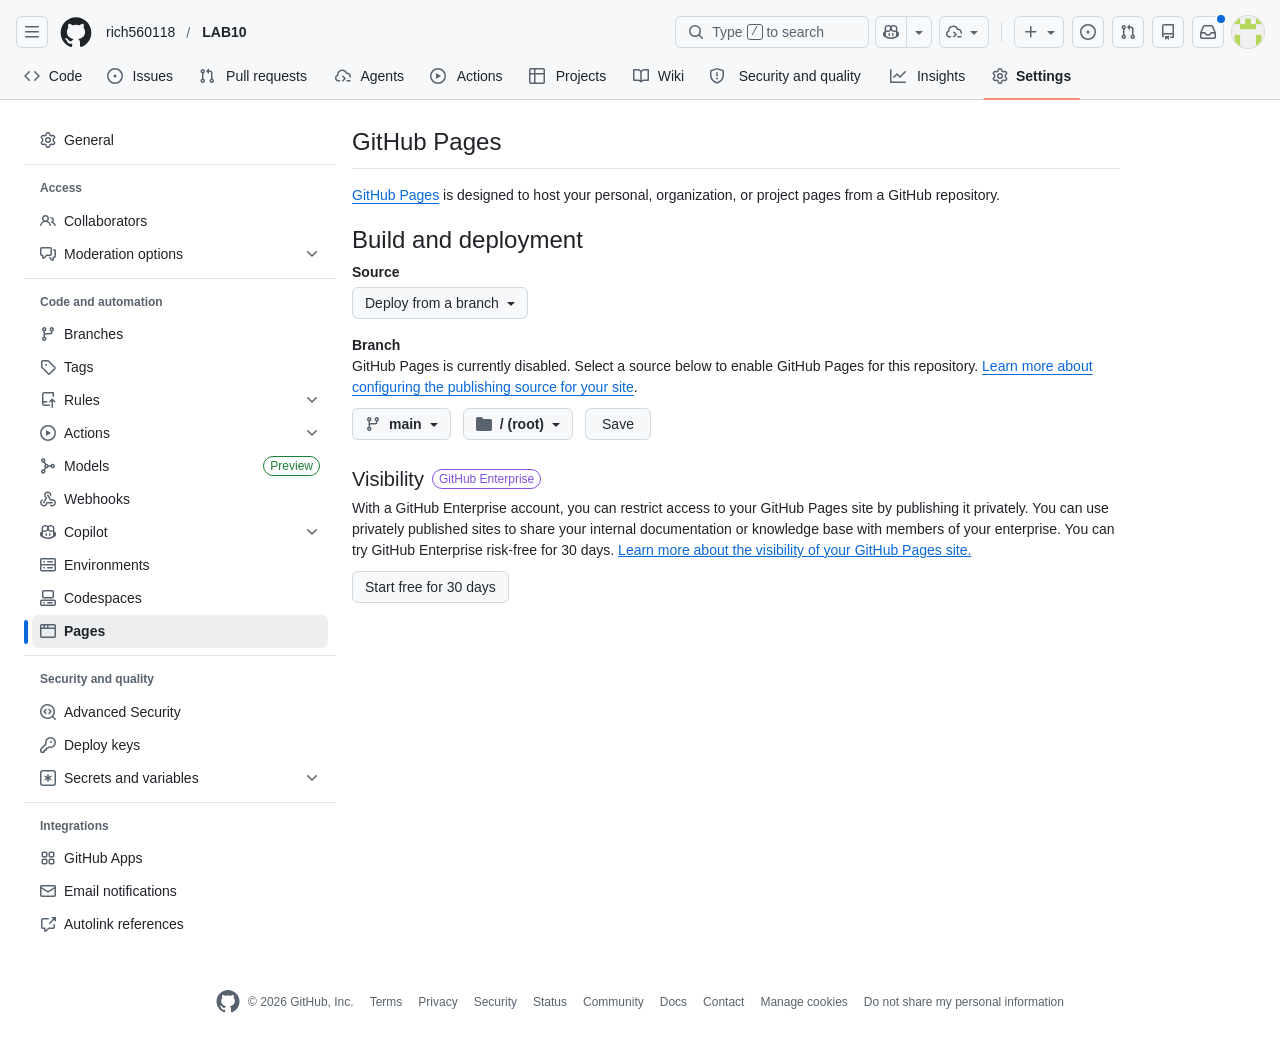
<file: Pages.html>
<!DOCTYPE html>
<!-- saved from url=(0050)https://github.com/rich560118/LAB10/settings/pages -->
<html lang="en" data-color-mode="auto" data-light-theme="light" data-dark-theme="dark" data-a11y-animated-images="system" data-a11y-link-underlines="true" class="js-focus-visible" data-js-focus-visible="" data-turbo-loaded=""><head><meta http-equiv="Content-Type" content="text/html; charset=UTF-8"><style type="text/css">.turbo-progress-bar {
  position: fixed;
  display: block;
  top: 0;
  left: 0;
  height: 3px;
  background: #0076ff;
  z-index: 2147483647;
  transition:
    width 300ms ease-out,
    opacity 150ms 150ms ease-in;
  transform: translate3d(0, 0, 0);
}
</style><style>
:root {
  --fontStack-monospace: "Monaspace Neon", ui-monospace, SFMono-Regular, SF Mono, Menlo, Consolas, Liberation Mono, monospace !important;
}
</style>




  
    
  
  
  
  
  
  

  


  <link crossorigin="anonymous" media="all" rel="stylesheet" href="./Pages_files/light-4fded0090af0ad58.css"><link crossorigin="anonymous" media="all" rel="stylesheet" href="./Pages_files/dark-06381ff23d863842.css"><link data-color-theme="light_high_contrast" crossorigin="anonymous" media="all" rel="stylesheet" data-href="https://github.githubassets.com/assets/light_high_contrast-cf8e26bc17e62ebc.css"><link data-color-theme="light_colorblind" crossorigin="anonymous" media="all" rel="stylesheet" data-href="https://github.githubassets.com/assets/light_colorblind-3a437477a570cc40.css"><link data-color-theme="light_colorblind_high_contrast" crossorigin="anonymous" media="all" rel="stylesheet" data-href="https://github.githubassets.com/assets/light_colorblind_high_contrast-39b6c209db5491c9.css"><link data-color-theme="light_tritanopia" crossorigin="anonymous" media="all" rel="stylesheet" data-href="https://github.githubassets.com/assets/light_tritanopia-3822234d6c03b00b.css"><link data-color-theme="light_tritanopia_high_contrast" crossorigin="anonymous" media="all" rel="stylesheet" data-href="https://github.githubassets.com/assets/light_tritanopia_high_contrast-33857254a8064bf7.css"><link data-color-theme="dark_high_contrast" crossorigin="anonymous" media="all" rel="stylesheet" data-href="https://github.githubassets.com/assets/dark_high_contrast-9023e6605402defb.css"><link data-color-theme="dark_colorblind" crossorigin="anonymous" media="all" rel="stylesheet" data-href="https://github.githubassets.com/assets/dark_colorblind-37023bf69d8e0e34.css"><link data-color-theme="dark_colorblind_high_contrast" crossorigin="anonymous" media="all" rel="stylesheet" data-href="https://github.githubassets.com/assets/dark_colorblind_high_contrast-486bd43e01a2c0ec.css"><link data-color-theme="dark_tritanopia" crossorigin="anonymous" media="all" rel="stylesheet" data-href="https://github.githubassets.com/assets/dark_tritanopia-838ba2a5070c5b09.css"><link data-color-theme="dark_tritanopia_high_contrast" crossorigin="anonymous" media="all" rel="stylesheet" data-href="https://github.githubassets.com/assets/dark_tritanopia_high_contrast-2aa7245dc545d61f.css"><link data-color-theme="dark_dimmed" crossorigin="anonymous" media="all" rel="stylesheet" data-href="https://github.githubassets.com/assets/dark_dimmed-29ef2eb185e7de1c.css"><link data-color-theme="dark_dimmed_high_contrast" crossorigin="anonymous" media="all" rel="stylesheet" data-href="https://github.githubassets.com/assets/dark_dimmed_high_contrast-8eed6b212f10f1b9.css">

  <style type="text/css">
    :root {
      --tab-size-preference: 4;
    }

    pre, code {
      tab-size: var(--tab-size-preference);
    }
  </style>

    <link crossorigin="anonymous" media="all" rel="stylesheet" href="./Pages_files/primer-primitives-b39ad27f3538ace3.css">
    <link crossorigin="anonymous" media="all" rel="stylesheet" href="./Pages_files/primer-tailwind-compatible-a5d19d218226bf2a.css">
    <link crossorigin="anonymous" media="all" rel="stylesheet" href="./Pages_files/global-9c8f61f9f58ad7b2.css">
    <link crossorigin="anonymous" media="all" rel="stylesheet" href="./Pages_files/github-9bab71cd415bc0fa.css">
    <link crossorigin="anonymous" media="all" rel="stylesheet" href="./Pages_files/tailwind-ee832f465450400b.css">
  <link crossorigin="anonymous" media="all" rel="stylesheet" href="./Pages_files/repository-5c3491d57145b94f.css">
<link crossorigin="anonymous" media="all" rel="stylesheet" href="./Pages_files/code-046bfa7cf217de14.css">

  

  <script type="application/json" id="client-env">{"locale":"en","featureFlags":["actions_custom_images_storage_billing_ui_visibility","actions_image_version_event","actions_workflow_language_service_allow_case_function","actions_workflow_language_service_allow_concurrency_queue","activity_use_list_to_build_groups","agent_conflict_resolution","alternate_user_config_repo","arianotify_comprehensive_migration","artifact_ui_v2","billing_discount_threshold_notification","billing_ui_budget_pagination_enabled","billing_user_level_budgets","billing_user_level_budgets_manage","ccr_implement_suggestion_refresh","code_scanning_dfa_degraded_experience_notice","code_view_checks_live_updates","codemirror_inp_optimizations","codespaces_prebuild_region_target_update","codeview_sidebar_combined_payload","coding_agent_model_selection","coding_agent_model_selection_all_skus","coding_agent_session_ai_credits","comment_viewer_copy_raw_markdown","contentful_form_phone_v2","contentful_primer_code_blocks","copilot_agent_snippy","copilot_api_agentic_issue_marshal_yaml","copilot_ask_mode_dropdown","copilot_automation_suggest_tools_enabled","copilot_automations_suggested_automations","copilot_chat_attach_multiple_images","copilot_chat_category_rate_limit_messages","copilot_chat_clear_model_selection_for_default_change","copilot_chat_contextual_suggestions_updated","copilot_chat_disable_model_picker_while_streaming","copilot_chat_docked_panel","copilot_chat_enable_tool_call_logs","copilot_chat_increase_token_padding","copilot_chat_input_commands","copilot_chat_input_performance_optimizations","copilot_chat_max_upsell","copilot_chat_models_via_backend","copilot_chat_opening_thread_switch","copilot_chat_prettify_pasted_code","copilot_chat_reduce_quota_checks","copilot_chat_search_bar_redirect","copilot_chat_structured_list_refs","copilot_chat_vision_in_claude","copilot_chat_vision_preview_gate","copilot_cli_install_cta_max_plan","copilot_cloud_agent_always_categorize_models_in_model_picker","copilot_coding_agent_tbb_quota_banner","copilot_custom_copilots","copilot_custom_copilots_feature_preview","copilot_delete_cli_sessions","copilot_diff_explain_conversation_intent","copilot_diff_reference_context","copilot_dotcom_chat_memoize_messages","copilot_dotcom_chat_proactive_repo_autocomplete","copilot_duplicate_thread","copilot_extensions_hide_in_dotcom_chat","copilot_extensions_removal_on_marketplace","copilot_features_sql_server_logo","copilot_file_block_ref_matching","copilot_fix_failed_workflows","copilot_fix_failed_workflows_all_skus","copilot_ftp_hyperspace_upgrade_prompt","copilot_hide_hovercard","copilot_icebreakers_experiment_dashboard","copilot_icebreakers_experiment_hyperspace","copilot_immersive_code_block_transition_wrap","copilot_immersive_embedded_deferred_payload","copilot_immersive_embedded_draggable","copilot_immersive_embedded_header_button","copilot_immersive_embedded_implicit_references","copilot_immersive_embedded_skip_copilot_api_token_for_dotcom_context","copilot_immersive_file_block_transition_open","copilot_immersive_file_preview_keep_mounted","copilot_immersive_job_result_preview","copilot_immersive_structured_model_picker","copilot_immersive_suggestion_pills","copilot_immersive_task_hyperlinking","copilot_immersive_task_within_chat_thread","copilot_issue_list_show_more","copilot_mc_cli_resume_any_users_task","copilot_mission_control_agent_filtering","copilot_mission_control_agents_task_list","copilot_mission_control_always_send_integration_id","copilot_mission_control_chronicle_commands","copilot_mission_control_chronicle_commands_dropdown","copilot_mission_control_cli_private_icon","copilot_mission_control_cli_session_status","copilot_mission_control_environment_list_icons","copilot_mission_control_initial_data_spinner","copilot_mission_control_logs_incremental","copilot_mission_control_sandbox_remote_bypass","copilot_mission_control_session_filters","copilot_mission_control_task_alive_updates","copilot_mission_control_task_sharing","copilot_mission_control_tasks_repo_filter","copilot_org_policy_page_focus_mode","copilot_pr_chat_enhancements","copilot_premium_request_quotas","copilot_redirect_header_button_to_agents","copilot_resource_panel","copilot_scroll_preview_tabs","copilot_share_active_subthread","copilot_spaces_ga","copilot_spaces_individual_policies_ga","copilot_spaces_pagination","copilot_spark_empty_state","copilot_spark_handle_nil_friendly_name","copilot_swe_agent_authorization_status_ui","copilot_swe_agent_hide_model_picker_if_only_auto","copilot_swe_agent_pr_comment_model_picker","copilot_swe_agent_pull_request_merged_trigger","copilot_swe_agent_pull_request_opened_trigger","copilot_swe_agent_pull_request_synchronize_trigger","copilot_swe_agent_use_subagents","copilot_task_api_github_rest_style","copilot_token_based_billing","copilot_unconfigured_is_inherited","copilot_user_can_upgrade_plan_field","copilot_workbench_slim_line_top_tabs","copilot_workbench_ubb","create_ghas_hard_budgets","custom_instructions_file_references","dashboard_indexeddb_caching","dashboard_lists_max_age_filter","dashboard_universe_2025","dashboard_universe_2025_feedback_dialog","dead_click_detection","fgpat_permissions_selector_redesign","flex_cta_groups_mvp","ga_enterprise_teams_ui","global_nav_react","global_navigation_cached_payloads","hide_groups_list_for_few_groups","hyperspace_2025_logged_out_batch_1","hyperspace_2025_logged_out_batch_2","hyperspace_2025_logged_out_batch_3","ipm_budget_deep_linking","ipm_global_transactional_message_agents","ipm_global_transactional_message_copilot","ipm_global_transactional_message_issues","ipm_global_transactional_message_prs","ipm_global_transactional_message_repos","ipm_global_transactional_message_spaces","issue_cca_modal_open","issue_cca_multi_assign_modal","issue_cca_visualization","issue_fields_global_search","issues_expanded_file_types","issues_lazy_load_comment_box_suggestions","issues_react_chrome_container_query_fix","issues_react_include_bots_in_pickers","issues_react_ui_feedback","issues_search_type_gql","landing_pages_ninetailed","landing_pages_web_vitals_tracking","lifecycle_label_name_updates","low_quality_classifier","marketing_pages_search_explore_provider","memex_default_issue_create_repository","memex_live_update_hovercard","memex_mwl_filter_field_delimiter","memex_remove_deprecated_type_issue","memex_roadmap_drag_style","merge_status_header_feedback","notifications_menu_defer_labels","oauth_authorize_clickjacking_protection","octocaptcha_origin_optimization","pr_sfv_new_diff_fetch","prs_checks_react","prs_conversations_react","prs_css_anchor_positioning","prs_live_updates_issue_comments","prs_load_all_alerts","prx_files","pull_request_commit_checks_dialog","pull_request_files_accurate_size_estimates","pull_request_files_virtualization","pull_request_inbox_customize_sections","pull_request_virtualization_preload_diffs","pulls_list_item_compact_layout_v2","pulls_reduce_es_query_on_deferred_request","react_blob_overlay","repos_contributors_limited_default_range","repository_suggester_elastic_search","rules_insights_filter_bar_created","rules_required_reviewers_block_description","sample_network_conn_type","secret_scanning_pattern_alerts_link","security_center_artifact_filters_popover","session_logs_ungroup_reasoning_text","site_copilot_max_plans","site_features_copilot_universe","site_github_app_ga_page","site_global_nav_spark_models_removed","site_homepage_collaborate_video","spark_prompt_secret_scanning","spark_server_connection_status","suppress_automated_browser_vitals","team_review_requested_by_user_filter","track_notifications_settings_usage","viewscreen_sandbox","warn_inaccessible_attachments","webp_support","workbench_store_readonly"],"login":"rich560118","copilotApiOverrideUrl":"https://api.individual.githubcopilot.com"}</script>
<script crossorigin="anonymous" type="module" src="./Pages_files/wp-runtime-46800ea9faf77477.js.下載" defer="defer"></script>
<script crossorigin="anonymous" type="module" src="./Pages_files/fetch-utilities-f1b06a7448671df6.js.下載" defer="defer"></script>
<script crossorigin="anonymous" type="module" src="./Pages_files/78205-a328faf42e1fde9e.js.下載" defer="defer"></script>
<script crossorigin="anonymous" type="module" src="./Pages_files/85924-1f0f5f61600f9c8e.js.下載" defer="defer"></script>
<script crossorigin="anonymous" type="module" src="./Pages_files/34646-b68e58c07f4b3de7.js.下載" defer="defer"></script>
<script crossorigin="anonymous" type="module" src="./Pages_files/environment-2853d57c6f661218.js.下載" defer="defer"></script>
<script crossorigin="anonymous" type="module" src="./Pages_files/runtime-helpers-6e561c87b9671d53.js.下載" defer="defer"></script>
<script crossorigin="anonymous" type="module" src="./Pages_files/296-20965d7d607b213c.js.下載" defer="defer"></script>
<script crossorigin="anonymous" type="module" src="./Pages_files/96232-069a02c82c8693ee.js.下載" defer="defer"></script>
<script crossorigin="anonymous" type="module" src="./Pages_files/57131-79aa62319c40af83.js.下載" defer="defer"></script>
<script crossorigin="anonymous" type="module" src="./Pages_files/816-774d14a8cd9b309c.js.下載" defer="defer"></script>
<script crossorigin="anonymous" type="module" src="./Pages_files/37037-cd0fff8f542fa8f3.js.下載" defer="defer"></script>
<script crossorigin="anonymous" type="module" src="./Pages_files/81683-58949462db0c5675.js.下載" defer="defer"></script>
<script crossorigin="anonymous" type="module" src="./Pages_files/64458-4fb01b8fdc13f3ff.js.下載" defer="defer"></script>
<script crossorigin="anonymous" type="module" src="./Pages_files/46740-4421ca06d57312cc.js.下載" defer="defer"></script>
<script crossorigin="anonymous" type="module" src="./Pages_files/30058-4f7b63da3786282e.js.下載" defer="defer"></script>
<script crossorigin="anonymous" type="module" src="./Pages_files/github-elements-1208a11884f03020.js.下載" defer="defer"></script>
<script crossorigin="anonymous" type="module" src="./Pages_files/element-registry-c3e8c7731ebab467.js.下載" defer="defer"></script>
<script crossorigin="anonymous" type="module" src="./Pages_files/react-core-01eca781bebeb50c.js.下載" defer="defer"></script>
<script crossorigin="anonymous" type="module" src="./Pages_files/react-lib-e93338a8d08b8bb9.js.下載" defer="defer"></script>
<script crossorigin="anonymous" type="module" src="./Pages_files/63143-4789822ea348cd5b.js.下載" defer="defer"></script>
<script crossorigin="anonymous" type="module" src="./Pages_files/79039-f2b81734929d0b15.js.下載" defer="defer"></script>
<script crossorigin="anonymous" type="module" src="./Pages_files/88475-92437d3f8c9a9747.js.下載" defer="defer"></script>
<script crossorigin="anonymous" type="module" src="./Pages_files/2887-d67f71d8e1d3e1d8.js.下載" defer="defer"></script>
<script crossorigin="anonymous" type="module" src="./Pages_files/26533-318ac47648fb7752.js.下載" defer="defer"></script>
<script crossorigin="anonymous" type="module" src="./Pages_files/46477-596c4ee4da73ac9a.js.下載" defer="defer"></script>
<script crossorigin="anonymous" type="module" src="./Pages_files/70507-88041e5df55deb38.js.下載" defer="defer"></script>
<script crossorigin="anonymous" type="module" src="./Pages_files/53320-fd8c1cd336dedbad.js.下載" defer="defer"></script>
<script crossorigin="anonymous" type="module" src="./Pages_files/46287-fc23b9847d26823b.js.下載" defer="defer"></script>
<script crossorigin="anonymous" type="module" src="./Pages_files/23548-fcc71c3f79b04f88.js.下載" defer="defer"></script>
<script crossorigin="anonymous" type="module" src="./Pages_files/89627-9ca1822c4cd2f9dd.js.下載" defer="defer"></script>
<script crossorigin="anonymous" type="module" src="./Pages_files/55682-a358ec7c2f348fcf.js.下載" defer="defer"></script>
<script crossorigin="anonymous" type="module" src="./Pages_files/49029-3a132de206358025.js.下載" defer="defer"></script>
<script crossorigin="anonymous" type="module" src="./Pages_files/99328-c8f80b871b1483db.js.下載" defer="defer"></script>
<script crossorigin="anonymous" type="module" src="./Pages_files/behaviors-57f2cf28dbd099b9.js.下載" defer="defer"></script>
<link crossorigin="anonymous" media="all" rel="stylesheet" href="./Pages_files/react-core.28d7f2f450574a9a.module.css">
<script crossorigin="anonymous" type="module" src="./Pages_files/61272-d797d8a9ce83f9c1.js.下載" defer="defer"></script>
<script crossorigin="anonymous" type="module" src="./Pages_files/notifications-global-be20ba1998b9a752.js.下載" defer="defer"></script>
<script crossorigin="anonymous" type="module" src="./Pages_files/57639-ed467af96719bd33.js.下載" defer="defer"></script>
<script crossorigin="anonymous" type="module" src="./Pages_files/81276-fc429069ead44996.js.下載" defer="defer"></script>
<script crossorigin="anonymous" type="module" src="./Pages_files/19930-9d606db64e5e8a82.js.下載" defer="defer"></script>
<script crossorigin="anonymous" type="module" src="./Pages_files/codespaces-872a933312ef0e58.js.下載" defer="defer"></script>
<script crossorigin="anonymous" type="module" src="./Pages_files/778-a664589d50af677a.js.下載" defer="defer"></script>
<script crossorigin="anonymous" type="module" src="./Pages_files/70206-61154d4f392ace98.js.下載" defer="defer"></script>
<script crossorigin="anonymous" type="module" src="./Pages_files/repositories-a46ab7774ff6ab75.js.下載" defer="defer"></script>
<script crossorigin="anonymous" type="module" src="./Pages_files/39890-cc66c6b70681d7fd.js.下載" defer="defer"></script>
<script crossorigin="anonymous" type="module" src="./Pages_files/code-menu-30ce9fb4da681eeb.js.下載" defer="defer"></script>
  
  <script crossorigin="anonymous" type="module" src="./Pages_files/primer-react-27b5967313068477.js.下載" defer="defer"></script>
<script crossorigin="anonymous" type="module" src="./Pages_files/octicons-react-843e5bb048787bcd.js.下載" defer="defer"></script>
<script crossorigin="anonymous" type="module" src="./Pages_files/97458-20aca2fc91de9cc3.js.下載" defer="defer"></script>
<script crossorigin="anonymous" type="module" src="./Pages_files/73694-c5efeea1f6f546c8.js.下載" defer="defer"></script>
<script crossorigin="anonymous" type="module" src="./Pages_files/24949-7df9a84e133032e5.js.下載" defer="defer"></script>
<script crossorigin="anonymous" type="module" src="./Pages_files/68751-3dce390992441fd6.js.下載" defer="defer"></script>
<script crossorigin="anonymous" type="module" src="./Pages_files/437-34a291e5030f945b.js.下載" defer="defer"></script>
<script crossorigin="anonymous" type="module" src="./Pages_files/7463-3f2319a5b1d5fdf1.js.下載" defer="defer"></script>
<script crossorigin="anonymous" type="module" src="./Pages_files/15272-37128cbcef9c407d.js.下載" defer="defer"></script>
<script crossorigin="anonymous" type="module" src="./Pages_files/27600-4a93fc41fc8910c4.js.下載" defer="defer"></script>
<script crossorigin="anonymous" type="module" src="./Pages_files/24564-14df7faa28380ddf.js.下載" defer="defer"></script>
<script crossorigin="anonymous" type="module" src="./Pages_files/40294-d2d0e4e325c998c4.js.下載" defer="defer"></script>
<script crossorigin="anonymous" type="module" src="./Pages_files/58246-4ba5ac2265364faa.js.下載" defer="defer"></script>
<script crossorigin="anonymous" type="module" src="./Pages_files/36311-a4f7563a98201f8b.js.下載" defer="defer"></script>
<script crossorigin="anonymous" type="module" src="./Pages_files/91035-23bd392afe2543e3.js.下載" defer="defer"></script>
<script crossorigin="anonymous" type="module" src="./Pages_files/88575-ca799e4f32ea539a.js.下載" defer="defer"></script>
<script crossorigin="anonymous" type="module" src="./Pages_files/68735-dee39dd8f81101dc.js.下載" defer="defer"></script>
<script crossorigin="anonymous" type="module" src="./Pages_files/68469-eb0c684e68896bcc.js.下載" defer="defer"></script>
<script crossorigin="anonymous" type="module" src="./Pages_files/72094-86fb464e4e7ff942.js.下載" defer="defer"></script>
<script crossorigin="anonymous" type="module" src="./Pages_files/40828-b94d10b04b6509b2.js.下載" defer="defer"></script>
<script crossorigin="anonymous" type="module" src="./Pages_files/63000-72d947f3c46087f0.js.下載" defer="defer"></script>
<script crossorigin="anonymous" type="module" src="./Pages_files/30914-1b339b2ab61fd8d3.js.下載" defer="defer"></script>
<script crossorigin="anonymous" type="module" src="./Pages_files/33684-88b66083477394bd.js.下載" defer="defer"></script>
<script crossorigin="anonymous" type="module" src="./Pages_files/1334-a8f1cb0b3c5aa19d.js.下載" defer="defer"></script>
<script crossorigin="anonymous" type="module" src="./Pages_files/66231-7e90d1d205b44162.js.下載" defer="defer"></script>
<script crossorigin="anonymous" type="module" src="./Pages_files/79407-7ed60e9afcb942a7.js.下載" defer="defer"></script>
<script crossorigin="anonymous" type="module" src="./Pages_files/4916-17f9f95b53ebdbb3.js.下載" defer="defer"></script>
<script crossorigin="anonymous" type="module" src="./Pages_files/81959-14432e011b2dac04.js.下載" defer="defer"></script>
<script crossorigin="anonymous" type="module" src="./Pages_files/45831-2f19bbdb7e33db8b.js.下載" defer="defer"></script>
<script crossorigin="anonymous" type="module" src="./Pages_files/2204-70a2261e39237704.js.下載" defer="defer"></script>
<script crossorigin="anonymous" type="module" src="./Pages_files/75577-f6389c0100ca31a1.js.下載" defer="defer"></script>
<script crossorigin="anonymous" type="module" src="./Pages_files/6147-0d57c9436652f62a.js.下載" defer="defer"></script>
<script crossorigin="anonymous" type="module" src="./Pages_files/15151-d56fdcef6cbca06e.js.下載" defer="defer"></script>
<script crossorigin="anonymous" type="module" src="./Pages_files/53275-ed67bc1e6d782ffa.js.下載" defer="defer"></script>
<script crossorigin="anonymous" type="module" src="./Pages_files/19824-981fd644a60a2681.js.下載" defer="defer"></script>
<script crossorigin="anonymous" type="module" src="./Pages_files/9094-759e51d90542c544.js.下載" defer="defer"></script>
<script crossorigin="anonymous" type="module" src="./Pages_files/5901-8fe89cba9bd9082f.js.下載" defer="defer"></script>
<script crossorigin="anonymous" type="module" src="./Pages_files/31612-ef76b3fe90a9c20c.js.下載" defer="defer"></script>
<script crossorigin="anonymous" type="module" src="./Pages_files/66883-51de7cad498d4c51.js.下載" defer="defer"></script>
<script crossorigin="anonymous" type="module" src="./Pages_files/34583-2587c15a9211d0db.js.下載" defer="defer"></script>
<script crossorigin="anonymous" type="module" src="./Pages_files/50110-cd07f1297612087b.js.下載" defer="defer"></script>
<script crossorigin="anonymous" type="module" src="./Pages_files/26497-b69f1539476f1d10.js.下載" defer="defer"></script>
<script crossorigin="anonymous" type="module" src="./Pages_files/8746-b85cc4137525c0ca.js.下載" defer="defer"></script>
<script crossorigin="anonymous" type="module" src="./Pages_files/83191-eaf71b5c4b7dbfd3.js.下載" defer="defer"></script>
<script crossorigin="anonymous" type="module" src="./Pages_files/code-view-de81056002afc88d.js.下載" defer="defer"></script>
<link crossorigin="anonymous" media="all" rel="stylesheet" href="./Pages_files/primer-react-css.5e2c1d81cc13752e.module.css">
<link crossorigin="anonymous" media="all" rel="stylesheet" href="./Pages_files/5901.694873b75c0cbc42.module.css">
<link crossorigin="anonymous" media="all" rel="stylesheet" href="./Pages_files/8746.64070cc94d43dfff.module.css">
<link crossorigin="anonymous" media="all" rel="stylesheet" href="./Pages_files/code-view.c1af961b8542af41.module.css">


  



  
  
  
  

    
  


  


    


  
  

  
  

    







  

  




    

  

    

    

      

      

    
    
    

      
  
  


      
      

      

      


      
      
      

        


  <meta http-equiv="x-pjax-version" content="bade567f6255bc121dd2fcfb39ac584f0d99bf35a35fd2d3fe25ee37c4253d36" data-turbo-track="reload">
  <meta http-equiv="x-pjax-csp-version" content="f53effb2a675c4091662fd06c1c9f58a7eef6c9c46c51c4f2ac6ff94d5e4967b" data-turbo-track="reload">
  <meta http-equiv="x-pjax-css-version" content="4adaf181096bf6a19a574eb2b056f2712429ffcab87112be63f246a3ea985fe8" data-turbo-track="reload">
  <meta http-equiv="x-pjax-js-version" content="ceccef1445a1c7f85a79c460f3192014f84ddf8feb0d4d972e68c34357efee74" data-turbo-track="reload">

  

      

    

  

  
  



    

    
  


  

  

    <meta name="release" content="b2948dd37c9b5a96f7c9a44c4c750021035ea1d8" data-turbo-track="reload">
  

  
  
  





  

  <link rel="stylesheet" type="text/css" href="./Pages_files/38963.8add87f5d74d588c.module.css" crossorigin="anonymous"><link rel="stylesheet" type="text/css" href="./Pages_files/7872.f5dd78edd836c21a.module.css" crossorigin="anonymous"><link rel="stylesheet" type="text/css" href="./Pages_files/99654.3ca2d8a9f62f3d69.module.css" crossorigin="anonymous"><link rel="stylesheet" type="text/css" href="./Pages_files/53839.f89ef32a929e85e2.module.css" crossorigin="anonymous"><link rel="stylesheet" type="text/css" href="./Pages_files/70661.25fecd7ad533d2ab.module.css" crossorigin="anonymous"><link rel="stylesheet" type="text/css" href="./Pages_files/17072.b5c1f17c7691e63d.module.css" crossorigin="anonymous"><link rel="stylesheet" type="text/css" href="./Pages_files/49937.f2924cfcc73cb42c.module.css" crossorigin="anonymous"><link rel="stylesheet" type="text/css" href="./Pages_files/71822.5bbf2d4cc441147d.module.css" crossorigin="anonymous"><link rel="stylesheet" type="text/css" href="./Pages_files/5746.b5d4cc6befd7791e.module.css" crossorigin="anonymous"><style id="ms-consent-banner-main-styles">.w8hcgFksdo30C8w-bygqu{color:#000}.ydkKdaztSS0AeHWIeIHsQ a{color:#0067B8}.erL690_8JwUW-R4bJRcfl{background-color:#EBEBEB;border:none;color:#000}.erL690_8JwUW-R4bJRcfl:enabled:hover{color:#000;background-color:#DBDBDB;box-shadow:0px 4px 10px rgba(0,0,0,0.25);border:none}.erL690_8JwUW-R4bJRcfl:enabled:focus{background-color:#DBDBDB;box-shadow:0px 4px 10px rgba(0,0,0,0.25);border:2px solid #000}.erL690_8JwUW-R4bJRcfl:disabled{opacity:1;color:rgba(0,0,0,0.2);background-color:rgba(0,0,0,0.2);border:none}._1zNQOqxpBFSokeCLGi_hGr{border:none;background-color:#0067B8;color:#fff}._1zNQOqxpBFSokeCLGi_hGr:enabled:hover{color:#fff;background-color:#0067B8;box-shadow:0px 4px 10px rgba(0,0,0,0.25);border:none}._1zNQOqxpBFSokeCLGi_hGr:enabled:focus{background-color:#0067B8;box-shadow:0px 4px 10px rgba(0,0,0,0.25);border:2px solid #000}._1zNQOqxpBFSokeCLGi_hGr:disabled{opacity:1;color:rgba(0,0,0,0.2);background-color:rgba(0,120,215,0.2);border:none}._23tra1HsiiP6cT-Cka-ycB{position:relative;display:flex;z-index:9999;width:100%;background-color:#F2F2F2;justify-content:space-between;text-align:left}div[dir="rtl"]._23tra1HsiiP6cT-Cka-ycB{text-align:right}._1Upc2NjY8AlDn177YoVj0y{margin:0;padding-left:5%;padding-top:8px;padding-bottom:8px}div[dir="rtl"] ._1Upc2NjY8AlDn177YoVj0y{margin:0;padding:8px 5% 8px 0;float:none}._23tra1HsiiP6cT-Cka-ycB svg{fill:none;max-width:none;max-height:none}._1V_hlU-7jdtPiooHMu89BB{display:table-cell;padding:12px;width:24px;height:24px;font-family:Segoe UI, SegoeUI, Arial, sans-serif;font-style:normal;font-weight:normal;font-size:24px;line-height:0}.f6QKJD7fhSbnJLarTL-W-{display:table-cell;vertical-align:middle;padding:0;font-family:Segoe UI, SegoeUI, Arial, sans-serif;font-style:normal;font-weight:normal;font-size:13px;line-height:16px}.f6QKJD7fhSbnJLarTL-W- a{text-decoration:underline}._2j0fmugLb1FgYz6KPuB91w{display:inline-block;margin-left:5%;margin-right:5%;min-width:40%;min-width:calc((150px + 3 * 4px) * 2 + 150px);min-width:-webkit-fit-content;min-width:-moz-fit-content;min-width:fit-content;align-self:center;position:relative}._1XuCi2WhiqeWRUVp3pnFG3{margin:4px;padding:5px;min-width:150px;min-height:36px;vertical-align:top;cursor:pointer;font-family:Segoe UI, SegoeUI, Arial, sans-serif;font-style:normal;font-weight:normal;font-size:15px;line-height:20px;text-align:center}._1XuCi2WhiqeWRUVp3pnFG3:focus{box-sizing:border-box}._1XuCi2WhiqeWRUVp3pnFG3:disabled{cursor:not-allowed}._2bvsb3ubApyZ0UGoQA9O9T{display:block;position:fixed;z-index:10000;top:0;left:0;width:100%;height:100%;background-color:rgba(255,255,255,0.6);overflow:auto;text-align:left}div[dir="rtl"]._2bvsb3ubApyZ0UGoQA9O9T{text-align:right}div[dir="rtl"] ._2bvsb3ubApyZ0UGoQA9O9T{left:auto;right:0}.AFsJE948muYyzCMktdzuk{position:relative;top:8%;margin-bottom:40px;margin-left:auto;margin-right:auto;box-sizing:border-box;width:640px;background-color:#fff;border:1px solid #0067B8}._3kWyBRbW_dgnMiEyx06Fu4{float:right;z-index:1;margin:2px;padding:12px;border:none;cursor:pointer;font-family:Segoe UI, SegoeUI, Arial, sans-serif;font-style:normal;font-weight:normal;font-size:13px;line-height:13px;display:flex;align-items:center;text-align:center;color:#666;background-color:#fff}div[dir="rtl"] ._3kWyBRbW_dgnMiEyx06Fu4{margin:2px;padding:12px;float:left}.uCYvKvHXrhjNgflv1VqdD{position:static;margin-top:36px;margin-left:36px;margin-right:36px}._17pX1m9O_W--iZbDt3Ta5r{margin-top:0;margin-bottom:12px;font-family:Segoe UI, SegoeUI, Arial, sans-serif;font-style:normal;font-weight:600;font-size:20px;line-height:24px;text-transform:none}._1kBkHQ1V1wu3kl-YcLgUr6{height:446px;overflow:auto}._20_nXDf6uFs9Q6wxRXG-I-{margin-top:0;font-family:Segoe UI, SegoeUI, Arial, sans-serif;font-style:normal;font-weight:normal;font-size:15px;line-height:20px}._20_nXDf6uFs9Q6wxRXG-I- a{text-decoration:underline}dl._2a0NH_GDQEQe5Ynfo7suVH{margin-top:36px;margin-bottom:0;padding:0;list-style:none;text-transform:none}dt._3j_LCPv7fyXv3A8FIXVwZ4{margin-top:20px;float:none;font-family:Segoe UI, SegoeUI, Arial, sans-serif;font-style:normal;font-weight:600;font-size:18px;line-height:24px;list-style:none}.k-vxTGFbdq1aOZB2HHpjh{margin:0;padding:0;border:none}._2Bucyy75c_ogoU1g-liB5R{margin:0;padding:0;border-bottom:none;font-family:Segoe UI, SegoeUI, Arial, sans-serif;font-style:normal;font-weight:600;font-size:18px;line-height:24px;text-transform:none}._63gwfzV8dclrsl2cfd90r{display:inline-block;margin-top:0;margin-bottom:13px;font-family:Segoe UI, SegoeUI, Arial, sans-serif;font-style:normal;font-weight:normal;font-size:15px;line-height:20px}._1l8wM_4mRYGz3Iu7l3BZR7{display:block}._2UE03QS02aZGkslegN_F-i{display:inline-block;position:relative;left:5px;margin-bottom:13px;margin-right:34px;padding:3px}div[dir="rtl"] ._2UE03QS02aZGkslegN_F-i{margin:0 0 13px 34px;padding:3px;float:none}div[dir="rtl"] ._2UE03QS02aZGkslegN_F-i{left:auto;right:5px}._23tra1HsiiP6cT-Cka-ycB *::before,._2bvsb3ubApyZ0UGoQA9O9T *::before,._23tra1HsiiP6cT-Cka-ycB *::after,._2bvsb3ubApyZ0UGoQA9O9T *::after{box-sizing:inherit}._1HSFn0HzGo6w4ADApV8-c4{outline:2px solid rgba(0,0,0,0.8)}input[type="radio"]._1dp8Vp5m3HwAqGx8qBmFV2{display:inline-block;position:relative;margin-top:0;margin-left:0;margin-right:0;height:0;width:0;border-radius:0;cursor:pointer;outline:none;box-sizing:border-box;-webkit-appearance:none;-moz-appearance:none;appearance:none}input[type="radio"]._1dp8Vp5m3HwAqGx8qBmFV2+label::before{display:block;position:absolute;top:5px;left:3px;height:19px;width:19px;content:"";border-radius:50%;border:1px solid #000;background-color:#fff}div[dir="rtl"] input[type="radio"]._1dp8Vp5m3HwAqGx8qBmFV2+label::before{left:auto;right:3px}input[type="radio"]._1dp8Vp5m3HwAqGx8qBmFV2:not(:disabled)+label:hover::before{border:1px solid #0067B8}input[type="radio"]._1dp8Vp5m3HwAqGx8qBmFV2:not(:disabled)+label:hover::after{display:block;position:absolute;top:10px;left:8px;height:9px;width:9px;content:"";border-radius:50%;background-color:rgba(0,0,0,0.8)}div[dir="rtl"] input[type="radio"]._1dp8Vp5m3HwAqGx8qBmFV2:not(:disabled)+label:hover::after{left:auto;right:8px}input[type="radio"]._1dp8Vp5m3HwAqGx8qBmFV2:not(:disabled)+label:focus::before{border:1px solid #0067B8}input[type="radio"]._1dp8Vp5m3HwAqGx8qBmFV2:not(:disabled)+label:focus::after{display:block;position:absolute;top:10px;left:8px;height:9px;width:9px;content:"";border-radius:50%;background-color:#000}div[dir="rtl"] input[type="radio"]._1dp8Vp5m3HwAqGx8qBmFV2:not(:disabled)+label:focus::after{left:auto;right:8px}input[type="radio"]._1dp8Vp5m3HwAqGx8qBmFV2:checked+label::after{display:block;position:absolute;top:10px;left:8px;height:9px;width:9px;content:"";border-radius:50%;background-color:#000}div[dir="rtl"] input[type="radio"]._1dp8Vp5m3HwAqGx8qBmFV2:checked+label::after{left:auto;right:8px}input[type="radio"]._1dp8Vp5m3HwAqGx8qBmFV2:disabled+label{cursor:not-allowed}input[type="radio"]._1dp8Vp5m3HwAqGx8qBmFV2:disabled+label::before{border:1px solid rgba(0,0,0,0.2);background-color:rgba(0,0,0,0.2)}._3RJzeL3l9Rl_lAQEm6VwdX{display:block;position:static;float:right;margin-top:0;margin-bottom:0;margin-left:19px;margin-right:0;padding-top:0;padding-bottom:0;padding-left:8px;padding-right:0;width:80%;width:calc(100% - 19px);font-family:Segoe UI, SegoeUI, Arial, sans-serif;font-style:normal;font-weight:normal;font-size:15px;line-height:20px;text-transform:none;cursor:pointer;box-sizing:border-box}div[dir="rtl"] ._3RJzeL3l9Rl_lAQEm6VwdX{margin:0 19px 0 0;padding:0 8px 0 0;float:left}.nohp3sIG12ZBhzcMnPala{margin-top:20px;margin-bottom:48px}._2uhaEsmeotZ3P-M0AXo2kF{padding:0;width:278px;height:36px;cursor:pointer;font-family:Segoe UI, SegoeUI, Arial, sans-serif;font-style:normal;font-weight:normal;font-size:15px;line-height:20px;text-align:center}._2uhaEsmeotZ3P-M0AXo2kF:focus{box-sizing:border-box}._2uhaEsmeotZ3P-M0AXo2kF:disabled{cursor:not-allowed}._3tOu1FJ59c_xz_PmI1lKV5{float:right;padding:0;width:278px;height:36px;cursor:pointer;font-family:Segoe UI, SegoeUI, Arial, sans-serif;font-style:normal;font-weight:normal;font-size:15px;line-height:20px;text-align:center}._3tOu1FJ59c_xz_PmI1lKV5:focus{box-sizing:border-box}._3tOu1FJ59c_xz_PmI1lKV5:disabled{cursor:not-allowed}div[dir="rtl"] ._3tOu1FJ59c_xz_PmI1lKV5{margin:0;padding:0;float:left}@media only screen and (max-width: 768px){._2j0fmugLb1FgYz6KPuB91w,._1Upc2NjY8AlDn177YoVj0y{padding-top:8px;padding-bottom:12px;padding-left:3.75%;padding-right:3.75%;margin:0;width:92.5%}._23tra1HsiiP6cT-Cka-ycB{display:block}._1XuCi2WhiqeWRUVp3pnFG3{margin-bottom:8px;margin-left:0;margin-right:0;width:100%}._2bvsb3ubApyZ0UGoQA9O9T{overflow:hidden}.AFsJE948muYyzCMktdzuk{top:1.8%;width:93.33%;height:96.4%;overflow:hidden}.uCYvKvHXrhjNgflv1VqdD{margin-top:24px;margin-left:24px;margin-right:24px;height:100%}._1kBkHQ1V1wu3kl-YcLgUr6{height:62%;height:calc(100% - 188px);min-height:50%}._2uhaEsmeotZ3P-M0AXo2kF{width:100%}._3tOu1FJ59c_xz_PmI1lKV5{margin-bottom:12px;margin-left:0;width:100%}div[dir="rtl"] ._3tOu1FJ59c_xz_PmI1lKV5{margin:0 0 12px 0;padding:0;float:none}}@media only screen and (max-width: 768px) and (orientation: landscape), only screen and (max-height: 260px), only screen and (max-width: 340px){.AFsJE948muYyzCMktdzuk{overflow:auto}}@media only screen and (max-height: 260px), only screen and (max-width: 340px){._1XuCi2WhiqeWRUVp3pnFG3{min-width:0}._3kWyBRbW_dgnMiEyx06Fu4{padding:3%}.uCYvKvHXrhjNgflv1VqdD{margin-top:3%;margin-left:3%;margin-right:3%}._17pX1m9O_W--iZbDt3Ta5r{margin-bottom:3%}._1kBkHQ1V1wu3kl-YcLgUr6{height:calc(79% - 64px)}.nohp3sIG12ZBhzcMnPala{margin-top:5%;margin-bottom:10%}._3tOu1FJ59c_xz_PmI1lKV5{margin-bottom:3%}div[dir="rtl"] ._3tOu1FJ59c_xz_PmI1lKV5{margin:0 0 3% 0;padding:0;float:none}}
</style><style type="text/css" id="ms-consent-banner-theme-styles">._23tra1HsiiP6cT-Cka-ycB {
            background-color: #24292f !important;
        }.w8hcgFksdo30C8w-bygqu {
            color: #ffffff !important;
        }.ydkKdaztSS0AeHWIeIHsQ a {
            color: #d8b9ff !important;
        }._2bvsb3ubApyZ0UGoQA9O9T {
            background-color: rgba(23, 23, 23, 0.8) !important;
        }.AFsJE948muYyzCMktdzuk {
            background-color: #24292f !important;
            border: 1px solid #d8b9ff !important;
        }._3kWyBRbW_dgnMiEyx06Fu4 {
            color: #d8b9ff !important;
            background-color: #24292f !important;
        }._1zNQOqxpBFSokeCLGi_hGr {
            border: 1px solid #ffffff !important;
            background-color: #ffffff !important;
            color: #1f2328 !important;
        }._1zNQOqxpBFSokeCLGi_hGr:enabled:hover {
            color: #1f2328 !important;
            background-color: #d8b9ff !important;
            box-shadow: none !important;
            border: 1px solid transparent !important;
        }._1zNQOqxpBFSokeCLGi_hGr:enabled:focus {
            background-color: #d8b9ff !important;
            box-shadow: none !important;
            border: 2px solid #ffffff !important;
        }._1zNQOqxpBFSokeCLGi_hGr:disabled {
            opacity: 0.5 !important;
            color: #1f2328 !important;
            background-color: #ffffff !important;
            border: 1px solid transparent !important;
        }.erL690_8JwUW-R4bJRcfl {
            border: 1px solid #eaeef2 !important;
            background-color: #32383f !important;
            color: #ffffff !important;
        }.erL690_8JwUW-R4bJRcfl:enabled:hover {
            color: #ffffff !important;
            background-color: #24292f !important;
            box-shadow: none !important;
            border: 1px solid #ffffff !important;
        }.erL690_8JwUW-R4bJRcfl:enabled:focus {
            background-color: #24292f !important;
            box-shadow: none !important;
            border: 2px solid #6e7781 !important;
        }.erL690_8JwUW-R4bJRcfl:disabled {
            opacity: 0.5 !important;
            color: #ffffff !important;
            background-color: #424a53 !important;
            border: 1px solid #6e7781 !important;
        }input[type="radio"]._1dp8Vp5m3HwAqGx8qBmFV2 + label::before {
            border: 1px solid #d8b9ff !important;
            background-color: #24292f !important;
        }._1HSFn0HzGo6w4ADApV8-c4 {
            outline: 2px solid #ffffff !important;
        }input[type="radio"]._1dp8Vp5m3HwAqGx8qBmFV2:checked + label::after {
            background-color: #d8b9ff !important;
        }input[type="radio"]._1dp8Vp5m3HwAqGx8qBmFV2 + label:hover::before {
            border: 1px solid #ffffff !important;
        }input[type="radio"]._1dp8Vp5m3HwAqGx8qBmFV2 + label:hover::after {
            background-color: #ffffff !important;
        }input[type="radio"]._1dp8Vp5m3HwAqGx8qBmFV2 + label:focus::before {
            border: 1px solid #ffffff !important;
        }input[type="radio"]._1dp8Vp5m3HwAqGx8qBmFV2 + label:focus::after {
            background-color: #d8b9ff !important;
        }input[type="radio"]._1dp8Vp5m3HwAqGx8qBmFV2:disabled + label::before {
            border: 1px solid rgba(227, 227, 227, 0.2) !important;
            background-color: rgba(227, 227, 227, 0.2) !important;
        }</style><link rel="stylesheet" type="text/css" href="./Pages_files/96037.b47130c546233528.module.css" crossorigin="anonymous"><link rel="stylesheet" type="text/css" href="./Pages_files/60728.ee56fde7bcee4ea7.module.css" crossorigin="anonymous"><link rel="stylesheet" type="text/css" href="./Pages_files/78816.bee412457be747d4.module.css" crossorigin="anonymous"><link rel="stylesheet" type="text/css" href="./Pages_files/33897.7513f0fd0bcf549a.module.css" crossorigin="anonymous"><link rel="stylesheet" type="text/css" href="./Pages_files/12377.183edf4eb71e673b.module.css" crossorigin="anonymous"><link rel="stylesheet" type="text/css" href="./Pages_files/43803.5f419465251c57ca.module.css" crossorigin="anonymous"><link rel="stylesheet" type="text/css" href="./Pages_files/50294.d9f52cf9806c62a7.module.css" crossorigin="anonymous"><link rel="stylesheet" type="text/css" href="./Pages_files/24459.6ad3a38667eafea3.module.css" crossorigin="anonymous"><link rel="stylesheet" type="text/css" href="./Pages_files/69317.8219b5ffd618f0ba.module.css" crossorigin="anonymous"><link rel="stylesheet" type="text/css" href="./Pages_files/77031.2bde95f175fcc15b.module.css" crossorigin="anonymous"><link rel="stylesheet" type="text/css" href="./Pages_files/14159.d044ca3c8ad7eedc.module.css" crossorigin="anonymous"><link rel="stylesheet" type="text/css" href="./Pages_files/11578.addaa10694ce3d58.module.css" crossorigin="anonymous"><link rel="stylesheet" type="text/css" href="./Pages_files/91339.0562bf73f056868c.module.css" crossorigin="anonymous"><link rel="stylesheet" type="text/css" href="./Pages_files/96800.d94d8aa7af78369d.module.css" crossorigin="anonymous"><link rel="stylesheet" type="text/css" href="./Pages_files/45607.3bfd7de9cd901825.module.css" crossorigin="anonymous"><link rel="stylesheet" type="text/css" href="./Pages_files/47453.50aa012d6c96bcc7.module.css" crossorigin="anonymous"><link crossorigin="anonymous" media="all" rel="stylesheet" href="./Pages_files/settings-44a7048b7acb1e4b.css"><link crossorigin="anonymous" media="all" rel="stylesheet" href="./Pages_files/suggestions-dc03b4eac5b01b3e.css"><script type="module" src="./Pages_files/31893-61e67a47a651be84.js.下載"></script><script type="module" src="./Pages_files/settings-196ef16aa3dad231.js.下載"></script><link rel="dns-prefetch" href="https://github.githubassets.com/"><link rel="dns-prefetch" href="https://avatars.githubusercontent.com/"><link rel="dns-prefetch" href="https://github-cloud.s3.amazonaws.com/"><link rel="dns-prefetch" href="https://user-images.githubusercontent.com/"><link rel="preconnect" href="https://github.githubassets.com/" crossorigin=""><link rel="preconnect" href="https://avatars.githubusercontent.com/"><title>Pages</title><meta name="fetch-nonce" content="v2:e3a34f41-43fc-1b7d-7630-4d02359ef56c"><meta name="current-catalog-service-hash" content="f3abb0cc802f3d7b95fc8762b94bdcb13bf39634c40c357301c4aa1d67a256fb"><link rel="assets" href="https://github.githubassets.com/"><meta name="google-site-verification" content="Apib7-x98H0j5cPqHWwSMm6dNU4GmODRoqxLiDzdx9I"><meta name="octolytics-url" content="https://collector.github.com/github/collect"><meta name="octolytics-actor-id" content="277193739"><meta name="octolytics-actor-login" content="rich560118"><meta name="octolytics-actor-hash" content="658105d718e8740f544bab97f23146f9eee6162bc948a8b00ab6cc7e0dcabca1"><meta name="user-login" content="rich560118"><link rel="sudo-modal" href="https://github.com/sessions/sudo_modal"><meta name="viewport" content="width=device-width"><meta name="description" content="Contribute to rich560118/LAB10 development by creating an account on GitHub."><link rel="search" type="application/opensearchdescription+xml" href="https://github.com/opensearch.xml" title="GitHub"><link rel="fluid-icon" href="https://github.com/fluidicon.png" title="GitHub"><meta property="fb:app_id" content="1401488693436528"><meta name="apple-itunes-app" content="app-id=1477376905, app-argument=https://github.com/rich560118/LAB10"><meta name="twitter:image" content="https://opengraph.githubassets.com/ad0c4c8ffc0de6b05f3d84b4c9f032721016d5943b130fa3d1efc0295f93dde4/rich560118/LAB10"><meta name="twitter:site" content="@github"><meta name="twitter:card" content="summary_large_image"><meta name="twitter:title" content="rich560118/LAB10"><meta name="twitter:description" content="Contribute to rich560118/LAB10 development by creating an account on GitHub."><meta property="og:image" content="https://opengraph.githubassets.com/ad0c4c8ffc0de6b05f3d84b4c9f032721016d5943b130fa3d1efc0295f93dde4/rich560118/LAB10"><meta property="og:image:alt" content="Contribute to rich560118/LAB10 development by creating an account on GitHub."><meta property="og:image:width" content="1200"><meta property="og:image:height" content="600"><meta property="og:site_name" content="GitHub"><meta property="og:type" content="object"><meta property="og:title" content="rich560118/LAB10"><meta property="og:url" content="https://github.com/rich560118/LAB10"><meta property="og:description" content="Contribute to rich560118/LAB10 development by creating an account on GitHub."><link rel="shared-web-socket" href="wss://alive.github.com/_sockets/u/277193739/ws?session=eyJ2IjoiVjMiLCJ1IjoyNzcxOTM3MzksInMiOjIxMjg4NjYyNTAsImMiOjM1OTE3NzYwMzUsInQiOjE3ODA4ODc5NTJ9--20fb088abcc029dfb0114c6038697ab75a1159ddad9446164500b3d501952a0c" data-refresh-url="/_alive" data-session-id="d6ac8032d8d54eb52a4ecee146f43d44c2446ad3a3fcfc049625072cee71d296"><link rel="shared-web-socket-src" href="https://github.com/assets-cdn/worker/socket-worker-2004ff1f95b13371.js"><link rel="service-worker-src" href="https://github.com/assets-cdn/worker/service-worker-833506d4938a6eb0.js?current_user=rich560118&amp;errors_url=https%3A%2F%2Fapi.github.com%2F_private%2Fbrowser%2Ferrors&amp;release=b2948dd37c9b5a96f7c9a44c4c750021035ea1d8&amp;actor_id=277193739&amp;is_staff=false&amp;analytics_collector_url=https%3A%2F%2Fcollector.github.com%2Fgithub%2Fcollect"><meta name="hostname" content="github.com"><meta name="keyboard-shortcuts-preference" content="all"><meta name="hovercards-preference" content="true"><meta name="announcement-preference-hovercard" content="true"><meta name="expected-hostname" content="github.com"><meta data-hydrostats="publish"><meta name="go-import" content="github.com/rich560118/LAB10 git https://github.com/rich560118/LAB10.git"><meta name="octolytics-dimension-user_id" content="277193739"><meta name="octolytics-dimension-user_login" content="rich560118"><meta name="octolytics-dimension-repository_id" content="1262478730"><meta name="octolytics-dimension-repository_nwo" content="rich560118/LAB10"><meta name="octolytics-dimension-repository_public" content="true"><meta name="octolytics-dimension-repository_is_fork" content="false"><meta name="octolytics-dimension-repository_network_root_id" content="1262478730"><meta name="octolytics-dimension-repository_network_root_nwo" content="rich560118/LAB10"><meta name="current-repo-nwo" content="rich560118/LAB10"><meta name="turbo-body-classes" content="logged-in env-production page-responsive"><meta name="disable-turbo" content="false"><meta name="browser-stats-url" content="https://api.github.com/_private/browser/stats"><meta name="browser-errors-url" content="https://api.github.com/_private/browser/errors"><meta name="ui-target" content="full"><link rel="mask-icon" href="https://github.githubassets.com/assets/pinned-octocat-093da3e6fa40.svg" color="#000000"><link rel="alternate icon" class="js-site-favicon" type="image/png" href="https://github.githubassets.com/favicons/favicon.png"><link rel="icon" class="js-site-favicon" type="image/svg+xml" href="https://github.githubassets.com/favicons/favicon.svg" data-base-href="https://github.githubassets.com/favicons/favicon"><meta name="theme-color" content="#1e2327"><meta name="color-scheme" content="light dark"><link rel="manifest" href="https://github.com/manifest.json" crossorigin="use-credentials"><meta name="route-pattern" content="/:user_id/:repository/settings/pages(.:format)" data-turbo-transient=""><meta name="route-controller" content="repository_pages_settings" data-turbo-transient=""><meta name="route-action" content="index" data-turbo-transient=""><meta name="selected-link" value="repo_pages_settings" data-turbo-transient=""><meta name="analytics-location" content="/&lt;user-name&gt;/&lt;repo-name&gt;/repository_pages_settings/index" data-turbo-transient=""><meta name="request-id" content="DFB0:2EF34C:1F60D0F:2748585:6A263198" data-turbo-transient=""><meta name="html-safe-nonce" content="037e4516e0535f9e4ec9b3dc32d470119dc4c638d8b59fff6ca3f2850fef30dc" data-turbo-transient=""><meta name="visitor-payload" content="[base64]" data-turbo-transient=""><meta name="visitor-hmac" content="d33c775a64c02ccee469ed331a41293de41f29abff875aca37316eeafaffd570" data-turbo-transient=""><meta name="github-keyboard-shortcuts" content="repository,copilot" data-turbo-transient=""><meta name="hovercard-subject-tag" content="repository:1262478730" data-turbo-transient=""><meta name="turbo-cache-control" content="no-preview" data-turbo-transient=""></head>

  <body class="logged-in env-production page-responsive" style="word-wrap: break-word;">
    <div data-turbo-body="" class="logged-in env-production page-responsive" style="word-wrap: break-word;">
      <div id="__primerPortalRoot__" style="z-index: 1000; position: absolute; width: 100%;" data-turbo-permanent=""></div>
      

    <div class="position-relative header-wrapper js-header-wrapper ">
      <a href="https://github.com/rich560118/LAB10/settings/pages#start-of-content" data-skip-target-assigned="false" class="tmp-p-3 color-bg-accent-emphasis color-fg-on-emphasis show-on-focus js-skip-to-content">Skip to content</a>

      <span data-view-component="true" class="progress-pjax-loader Progress position-fixed width-full">
    <span style="width: 0%;" data-view-component="true" class="Progress-item progress-pjax-loader-bar left-0 top-0 color-bg-accent-emphasis"></span>
</span>      
      
      <link crossorigin="anonymous" media="all" rel="stylesheet" href="./Pages_files/primer-react-css.5e2c1d81cc13752e.module.css">
<link crossorigin="anonymous" media="all" rel="stylesheet" href="./Pages_files/keyboard-shortcuts-dialog.afe464afda538e03.module.css">

<react-partial partial-name="keyboard-shortcuts-dialog" data-ssr="false" data-attempted-ssr="false" data-react-profiling="false" data-catalyst="" class="loaded">
  
  <script type="application/json" data-target="react-partial.embeddedData">{"props":{"docsUrl":"https://docs.github.com/get-started/accessibility/keyboard-shortcuts"}}</script>
  <div data-target="react-partial.reactRoot"><div class="d-none"></div><script type="application/json" id="__PRIMER_DATA__r_8___">{"resolvedServerColorMode":"day"}</script></div>
</react-partial>





      

          

                  <link crossorigin="anonymous" media="all" rel="stylesheet" href="./Pages_files/primer-react-css.5e2c1d81cc13752e.module.css">
<link crossorigin="anonymous" media="all" rel="stylesheet" href="./Pages_files/85116.980fdac295961d44.module.css">

<react-partial partial-name="global-nav-bar" data-ssr="true" data-attempted-ssr="true" data-react-profiling="false" data-catalyst="" class="loaded">
  
  <script type="application/json" data-target="react-partial.embeddedData">{"props":{"contextRegion":{"crumbs":[{"crumb_type":"user","label":"rich560118","is_root":false,"href":"/rich560118"},{"crumb_type":"repository","label":"LAB10","is_root":false,"href":"/rich560118/LAB10"}],"localNavigation":[{"id":"code","icon":"code","label":"Code","href":"/rich560118/LAB10","selectedLinks":["repo_source","repo_downloads","repo_commits","repo_releases","repo_tags","repo_branches","repo_packages","repo_deployments","repo_attestations"],"popoverTarget":false,"commandId":"repositories:go-to-code","reactNav":{"appTarget":"code-view","anchor":"code-view-repo-link"},"turboNav":{"frame":"repo-content-turbo-frame"}},{"id":"issues","icon":"issue-opened","label":"Issues","href":"/rich560118/LAB10/issues","selectedLinks":["repo_issues","repo_labels","repo_milestones"],"count":0,"popoverTarget":false,"commandId":"repositories:go-to-issues","reactNav":{"appTarget":"issues-react","anchor":null},"turboNav":{"frame":"repo-content-turbo-frame"}},{"id":"pull-requests","icon":"git-pull-request","label":"Pull requests","href":"/rich560118/LAB10/pulls","selectedLinks":["repo_pulls","checks"],"count":0,"popoverTarget":false,"commandId":"repositories:go-to-pull-requests","reactNav":{"appTarget":null,"anchor":null},"turboNav":{"frame":"repo-content-turbo-frame"}},{"id":"agents","icon":"agent","label":"Agents","href":"/rich560118/LAB10/agents?author=rich560118","selectedLinks":["repo_agents","repo_agents_task"],"popoverTarget":false,"commandId":"repositories:go-to-agents","reactNav":{"appTarget":null,"anchor":null},"turboNav":{"frame":"repo-content-turbo-frame"}},{"id":"actions","icon":"play","label":"Actions","href":"/rich560118/LAB10/actions","selectedLinks":["repo_actions"],"popoverTarget":false,"commandId":"repositories:go-to-actions","reactNav":{"appTarget":null,"anchor":null},"turboNav":{"frame":"repo-content-turbo-frame"}},{"id":"projects","icon":"table","label":"Projects","href":"/rich560118/LAB10/projects","selectedLinks":["repo_projects","new_repo_project","repo_project"],"popoverTarget":false,"commandId":"repositories:go-to-projects","reactNav":{"appTarget":null,"anchor":null},"turboNav":{"frame":"repo-content-turbo-frame"}},{"id":"wiki","icon":"book","label":"Wiki","href":"/rich560118/LAB10/wiki","selectedLinks":["repo_wiki"],"popoverTarget":false,"commandId":"repositories:go-to-wiki","reactNav":{"appTarget":null,"anchor":null},"turboNav":{"frame":"repo-content-turbo-frame"}},{"id":"security-and-quality","icon":"shield","label":"Security and quality","href":"/rich560118/LAB10/security","selectedLinks":["security","overview","alerts","policy","token_scanning","code_scanning"],"count":0,"popoverTarget":false,"commandId":"repositories:go-to-security","reactNav":{"appTarget":null,"anchor":null},"turboNav":{"frame":"repo-content-turbo-frame"}},{"id":"insights","icon":"graph","label":"Insights","href":"/rich560118/LAB10/pulse","selectedLinks":["repo_graphs","repo_contributors","dependency_graph","dependabot_updates","pulse","people","community"],"popoverTarget":false,"commandId":"repositories:go-to-insights","reactNav":{"appTarget":null,"anchor":null},"turboNav":{"frame":"repo-content-turbo-frame"}},{"id":"settings","icon":"gear","label":"Settings","href":"/rich560118/LAB10/settings","selectedLinks":["code_review_limits","code_quality","codespaces_repository_settings","collaborators","custom_tabs","github_models_repo_settings","hooks","integration_installations","interaction_limits","issue_template_editor","key_links_settings","license_policy","notifications","repo_announcements","repo_branch_settings","repo_custom_properties","repo_keys_settings","repo_pages_settings","repo_protected_tags_settings","repo_rule_insights","repo_rule_insights_dashboard","repo_rules_bypass_requests","repo_rulesets","repo_settings_copilot_coding_guidelines","repo_settings_copilot_content_exclusion","repo_settings_copilot_mcp","repo_settings_copilot_swe_agent","repo_settings","reported_content","repository_actions_settings_add_new_runner","repository_actions_settings_general","repository_actions_settings_runner_details","repository_actions_settings_runners","repository_actions_settings","repository_actions_settings_policies","repository_actions_settings_oidc_configuration","repository_environments","role_details","secrets_settings_actions","secrets_settings_agents","secrets_settings_codespaces","secrets_settings_dependabot","secrets","security_analysis","security_products"],"popoverTarget":false,"commandId":"repositories:go-to-settings","reactNav":{"appTarget":null,"anchor":null},"turboNav":{"frame":"repo-content-turbo-frame"}}],"localNavigationUpdateChannel":"eyJjIjoicmVwbzoxMjYyNDc4NzMwOnVzZXI6Mjc3MTkzNzM5OnNldHRpbmdzIiwidCI6MTc4MDg4Nzk1Mn0=--e267b333d1b8451f891a31d84fcba06352a93249dca2527303c7811bb3f496b7","selectedLink":null,"currentPath":"/rich560118/LAB10"},"userMenu":{"owner":{"login":"rich560118","name":"LIU, JUI-CHI","avatarUrl":"https://avatars.githubusercontent.com/u/277193739?v=4"}},"headerLogo":{"href":"/","aria-label":"Homepage "},"notifications":{"indicatorMode":"none","websocketChannel":"eyJjIjoibm90aWZpY2F0aW9uLWNoYW5nZWQ6Mjc3MTkzNzM5IiwidCI6MTc4MDg4Nzk1Mn0=--c1a57c119ebcec7651db8d9b83abc72a27c9d1809a5915ace5aee49a97128474","fetchIndicatorSrc":"/notifications/indicator","fetchIndicatorEnabled":true},"issues":{"href":"/issues"},"pulls":{"href":"/pulls"},"contributedRepos":{"show":true,"href":"/repos"},"copilot":{"show":true,"showAgentsButton":true,"copilotChatUrl":"/github-copilot/chat?skip_anchor=true","copilotApiUrl":"https://api.individual.githubcopilot.com"},"search":{"show":true,"showCommandPalette":false,"isSearchPage":false,"isJumpToSearch":false,"searchContext":{"scope":"repo:rich560118/LAB10","current_repo_name":"LAB10","current_repo_nwo":"rich560118/LAB10","user_id":"rich560118"}},"enterpriseBanner":{"show":false},"globalTransactionalMessage":null,"payloadsUrl":"/_global-navigation/payloads.json?v=1"}}</script>
  <div data-target="react-partial.reactRoot"><link rel="preload" as="image" href="./Pages_files/277193739"><header role="banner" aria-label="Global Navigation Menu" class="GlobalNav styles-module__appHeader__YzYWk prc-Stack-Stack-UQ9k6" data-gap="none" data-direction="vertical" data-align="stretch" data-wrap="nowrap" data-justify="start" data-padding="none"><div class="prc-Stack-Stack-UQ9k6" data-direction="horizontal" data-align="center" data-wrap="nowrap" data-justify="center" data-padding="none"><div data-testid="top-nav-left" class="styles-module__left__Fylw7 styles-module__withLocalNavigation__rjTJ_ prc-Stack-Stack-UQ9k6" data-gap="condensed" data-direction="horizontal" data-align="stretch" data-wrap="nowrap" data-justify="start" data-padding="normal"><div data-loading-wrapper="true"><button data-component="IconButton" type="button" aria-haspopup="dialog" class="prc-Button-ButtonBase-9n-Xk styles-module__appHeaderButton__axedQ prc-Button-IconButton-fyge7" data-loading="false" data-no-visuals="true" data-size="medium" data-variant="invisible" aria-labelledby="_R_apb_"><svg data-component="Octicon" aria-hidden="true" focusable="false" class="octicon octicon-three-bars" viewBox="0 0 16 16" width="16" height="16" fill="currentColor" display="inline-block" overflow="visible" style="vertical-align:text-bottom"><path d="M1 2.75A.75.75 0 0 1 1.75 2h12.5a.75.75 0 0 1 0 1.5H1.75A.75.75 0 0 1 1 2.75Zm0 5A.75.75 0 0 1 1.75 7h12.5a.75.75 0 0 1 0 1.5H1.75A.75.75 0 0 1 1 7.75ZM1.75 12h12.5a.75.75 0 0 1 0 1.5H1.75a.75.75 0 0 1 0-1.5Z"></path></svg></button></div><span class="prc-TooltipV2-Tooltip-tLeuB" data-direction="s" data-component="Tooltip" aria-hidden="true" id="_R_apb_" popover="auto">Open menu</span><div class="d-none"></div><a data-component="IconButton" type="button" class="prc-Button-ButtonBase-9n-Xk styles-module__appHeaderHome__nkA_U prc-Button-IconButton-fyge7" data-loading="false" data-no-visuals="true" data-size="medium" data-variant="invisible" aria-labelledby="_R_cpb_" href="https://github.com/" data-discover="true"><svg data-component="Octicon" aria-hidden="true" focusable="false" class="octicon octicon-mark-github" viewBox="0 0 24 24" width="32" height="32" fill="currentColor" display="inline-block" overflow="visible" style="vertical-align:text-bottom"><path d="M10.226 17.284c-2.965-.36-5.054-2.493-5.054-5.256 0-1.123.404-2.336 1.078-3.144-.292-.741-.247-2.314.09-2.965.898-.112 2.111.36 2.83 1.01.853-.269 1.752-.404 2.853-.404 1.1 0 1.999.135 2.807.382.696-.629 1.932-1.1 2.83-.988.315.606.36 2.179.067 2.942.72.854 1.101 2 1.101 3.167 0 2.763-2.089 4.852-5.098 5.234.763.494 1.28 1.572 1.28 2.807v2.336c0 .674.561 1.056 1.235.786 4.066-1.55 7.255-5.615 7.255-10.646C23.5 6.188 18.334 1 11.978 1 5.62 1 .5 6.188.5 12.545c0 4.986 3.167 9.12 7.435 10.669.606.225 1.19-.18 1.19-.786V20.63a2.9 2.9 0 0 1-1.078.224c-1.483 0-2.359-.808-2.987-2.313-.247-.607-.517-.966-1.034-1.033-.27-.023-.359-.135-.359-.27 0-.27.45-.471.898-.471.652 0 1.213.404 1.797 1.235.45.651.921.943 1.483.943.561 0 .92-.202 1.437-.719.382-.381.674-.718.944-.943"></path></svg></a><span class="prc-TooltipV2-Tooltip-tLeuB" data-direction="s" data-component="Tooltip" aria-hidden="true" popover="auto"><span id="_R_cpb_">Homepage <span class="prc-src-InternalVisuallyHidden-2YaI6">(<!-- -->g then d<!-- -->)</span></span><span class="prc-TooltipV2-KeybindingHintContainer-Ymj-3 prc-TooltipV2-HasTextBefore-fdOXj" aria-hidden="true" data-component="Tooltip.KeybindingHintContainer"><kbd class="prc-KeybindingHint-KeybindingHint-qpYIs prc-Text-Text-9mHv3" data-testid="keybinding-hint" data-component="KeybindingHint"><span class="prc-components-Chord-DdhWN prc-components-ChordOnEmphasis-O-4BS prc-components-ChordSmall-c-P-x prc-Text-Text-9mHv3" data-kbd-chord="true"> <span class="prc-src-InternalVisuallyHidden-2YaI6">g</span><span aria-hidden="true">G</span></span><span class="prc-src-InternalVisuallyHidden-2YaI6">then</span> <span class="prc-components-Chord-DdhWN prc-components-ChordOnEmphasis-O-4BS prc-components-ChordSmall-c-P-x prc-Text-Text-9mHv3" data-kbd-chord="true"> <span class="prc-src-InternalVisuallyHidden-2YaI6">d</span><span aria-hidden="true">D</span></span></kbd></span></span><div class="d-none"></div></div><div data-testid="top-nav-center" class="styles-module__center__R3QRv styles-module__withLocalNavigation__rjTJ_ prc-Stack-Stack-UQ9k6" data-gap="condensed" data-direction="horizontal" data-align="stretch" data-wrap="nowrap" data-justify="start" data-padding="normal"><nav class="styles-module__contextRegion__VbSp2 prc-Breadcrumbs-BreadcrumbsBase-3Gb-B" aria-label="Breadcrumbs" data-overflow="menu" data-variant="normal" data-component="Breadcrumbs"><ol class="prc-Breadcrumbs-BreadcrumbsList-BKjpe"><li class="prc-Breadcrumbs-ItemWrapper-k0NLn"><a class="styles-module__contextCrumb__IzGIq prc-Breadcrumbs-Item-jcraJ" data-component="Breadcrumbs.Item" href="https://github.com/rich560118" data-discover="true"><span class="">rich560118</span></a></li><li class="prc-Breadcrumbs-ItemWrapper-k0NLn"><a class="styles-module__contextCrumb__IzGIq prc-Breadcrumbs-Item-jcraJ" data-component="Breadcrumbs.Item" href="https://github.com/rich560118/LAB10" data-discover="true"><span class="styles-module__contextCrumbLast__tI2e3">LAB10</span></a></li></ol></nav><div class="Search-module__searchButtonGroup__aetw5 prc-ButtonGroup-ButtonGroup-vFUrY" data-component="ButtonGroup"><div><button data-component="Button" type="button" aria-label="Search or jump to…" class="prc-Button-ButtonBase-9n-Xk styles-module__appHeaderButton__axedQ Search-module__searchButton__aiE0a" data-loading="false" data-size="medium" data-variant="invisible"><span data-component="buttonContent" data-align="center" class="prc-Button-ButtonContent-Iohp5"><span data-component="leadingVisual" class="prc-Button-Visual-YNt2F prc-Button-VisualWrap-E4cnq"><svg data-component="Octicon" aria-hidden="true" focusable="false" class="octicon octicon-search" viewBox="0 0 16 16" width="16" height="16" fill="currentColor" display="inline-block" overflow="visible" style="vertical-align:text-bottom"><path d="M10.68 11.74a6 6 0 0 1-7.922-8.982 6 6 0 0 1 8.982 7.922l3.04 3.04a.749.749 0 0 1-.326 1.275.749.749 0 0 1-.734-.215ZM11.5 7a4.499 4.499 0 1 0-8.997 0A4.499 4.499 0 0 0 11.5 7Z"></path></svg></span><span data-component="text" class="prc-Button-Label-FWkx3"><span class="Search-module__placeholder__p9hbG Search-module__text__veSYi Search-module__value__TFoak">Type <kbd class="Search-module__kbd__WCskr">/</kbd> to search</span></span></span></button></div><div></div></div><button data-component="IconButton" type="button" class="prc-Button-ButtonBase-9n-Xk styles-module__appHeaderButton__axedQ Search-module__smallSearchButton___8Gvn prc-Button-IconButton-fyge7" data-loading="false" data-no-visuals="true" data-size="medium" data-variant="invisible" aria-labelledby="_R_2l9b_"><svg data-component="Octicon" aria-hidden="true" focusable="false" class="octicon octicon-search" viewBox="0 0 16 16" width="16" height="16" fill="currentColor" display="inline-block" overflow="visible" style="vertical-align:text-bottom"><path d="M10.68 11.74a6 6 0 0 1-7.922-8.982 6 6 0 0 1 8.982 7.922l3.04 3.04a.749.749 0 0 1-.326 1.275.749.749 0 0 1-.734-.215ZM11.5 7a4.499 4.499 0 1 0-8.997 0A4.499 4.499 0 0 0 11.5 7Z"></path></svg></button><span class="prc-TooltipV2-Tooltip-tLeuB" data-direction="s" data-component="Tooltip" aria-hidden="true" popover="auto"><span id="_R_2l9b_">Search or jump to…<span class="prc-src-InternalVisuallyHidden-2YaI6">(<!-- -->forward slash<!-- -->)</span></span><span class="prc-TooltipV2-KeybindingHintContainer-Ymj-3 prc-TooltipV2-HasTextBefore-fdOXj" aria-hidden="true" data-component="Tooltip.KeybindingHintContainer"><kbd class="prc-KeybindingHint-KeybindingHint-qpYIs prc-Text-Text-9mHv3" data-testid="keybinding-hint" data-component="KeybindingHint"><span class="prc-components-Chord-DdhWN prc-components-ChordOnEmphasis-O-4BS prc-components-ChordSmall-c-P-x prc-Text-Text-9mHv3" data-kbd-chord="true"> <span class="prc-src-InternalVisuallyHidden-2YaI6">forward slash</span><span aria-hidden="true">/</span></span></kbd></span></span><div class="d-none"></div><div class="d-none"><qbsearch-input class="search-input" data-scope="repo:rich560118/LAB10" data-custom-scopes-path="/search/custom_scopes" data-delete-custom-scopes-csrf="RQHYJSgSg_e2OU2r7P0T-W5RJq0lo7oDc9PtZhgEqDQuSUso9Dd0_JqmZudWK8ffgdjR8cuKBIxBrAaid8QGPA" data-max-custom-scopes="10" data-header-redesign-enabled="true" data-initial-value="" data-blackbird-suggestions-path="/search/suggestions" data-jump-to-suggestions-path="/_graphql/GetSuggestedNavigationDestinations" data-current-repository="rich560118/LAB10" data-current-org="" data-current-owner="rich560118" data-logged-in="true" data-copilot-chat-enabled="true" data-nl-search-enabled="false" data-catalyst="">
  <div class="search-input-container search-with-dialog position-relative d-flex flex-row flex-items-center height-auto color-bg-transparent border-0 color-fg-subtle mx-0" data-action="click:qbsearch-input#searchInputContainerClicked">

    <input type="hidden" name="type" class="js-site-search-type-field">

    
<div class="Overlay--hidden " data-modal-dialog-overlay="">
  <modal-dialog data-action="close:qbsearch-input#handleClose cancel:qbsearch-input#handleClose" data-target="qbsearch-input.searchSuggestionsDialog" role="dialog" id="search-suggestions-dialog" aria-modal="true" aria-labelledby="search-suggestions-dialog-header" data-view-component="true" class="Overlay Overlay--width-medium Overlay--height-auto">
      <h1 id="search-suggestions-dialog-header" class="sr-only">Search code, repositories, users, issues, pull requests...</h1>
    <div class="Overlay-body Overlay-body--paddingNone">
      
          <div data-view-component="true">        <div class="search-suggestions position-absolute width-full color-shadow-large border color-fg-default color-bg-default overflow-hidden d-flex flex-column query-builder-container" style="border-radius: 12px;" data-target="qbsearch-input.queryBuilderContainer" hidden="">
          <!-- '"` --><!-- </textarea></xmp> --><form id="query-builder-test-form" action="https://github.com/rich560118/LAB10/settings/pages" accept-charset="UTF-8" method="get">
  <query-builder data-target="qbsearch-input.queryBuilder" id="query-builder-query-builder-test" data-filter-key=":" data-view-component="true" class="QueryBuilder search-query-builder" data-min-width="300" data-catalyst="">
    <div class="FormControl FormControl--fullWidth">
      <label id="query-builder-test-label" for="query-builder-test" class="FormControl-label sr-only">
        Search
      </label>
      <div class="QueryBuilder-StyledInput width-fit " data-target="query-builder.styledInput">
          <span id="query-builder-test-leadingvisual-wrap" class="FormControl-input-leadingVisualWrap QueryBuilder-leadingVisualWrap">
            <svg aria-hidden="true" data-component="Octicon" height="16" viewBox="0 0 16 16" version="1.1" width="16" data-view-component="true" class="octicon octicon-search FormControl-input-leadingVisual">
    <path d="M10.68 11.74a6 6 0 0 1-7.922-8.982 6 6 0 0 1 8.982 7.922l3.04 3.04a.749.749 0 0 1-.326 1.275.749.749 0 0 1-.734-.215ZM11.5 7a4.499 4.499 0 1 0-8.997 0A4.499 4.499 0 0 0 11.5 7Z"></path>
</svg>
          </span>
        <div data-target="query-builder.styledInputContainer" class="QueryBuilder-StyledInputContainer">
          <div aria-hidden="true" class="QueryBuilder-StyledInputContent" data-target="query-builder.styledInputContent"></div>
          <div class="QueryBuilder-InputWrapper">
            <div aria-hidden="true" class="QueryBuilder-Sizer" data-target="query-builder.sizer"><span></span></div>
            <input id="query-builder-test" name="query-builder-test" value="" autocomplete="off" type="text" role="combobox" spellcheck="false" aria-expanded="false" aria-describedby="validation-0d06374e-140c-4110-990c-09fa290de705" data-target="query-builder.input" data-action="
          input:query-builder#inputChange
          blur:query-builder#inputBlur
          keydown:query-builder#inputKeydown
          focus:query-builder#inputFocus
        " data-view-component="true" class="FormControl-input QueryBuilder-Input FormControl-medium" aria-controls="query-builder-test-results" aria-autocomplete="list" aria-haspopup="listbox">
          </div>
        </div>
          <span data-target="query-builder.clearButton" hidden="">
            <span class="sr-only" id="query-builder-test-clear">Clear</span>
            <button role="button" id="query-builder-test-clear-button" aria-labelledby="query-builder-test-clear query-builder-test-label" data-action="
                  click:query-builder#clear
                  focus:query-builder#clearButtonFocus
                  blur:query-builder#clearButtonBlur
                " variant="small" type="button" data-view-component="true" class="Button Button--iconOnly Button--invisible Button--medium mr-1 tmp-mr-1 px-2 tmp-px-2 py-0 tmp-py-0 d-flex flex-items-center rounded-1 color-fg-muted">  <svg aria-hidden="true" data-component="Octicon" height="16" viewBox="0 0 16 16" version="1.1" width="16" data-view-component="true" class="octicon octicon-x-circle-fill Button-visual">
    <path d="M2.343 13.657A8 8 0 1 1 13.658 2.343 8 8 0 0 1 2.343 13.657ZM6.03 4.97a.751.751 0 0 0-1.042.018.751.751 0 0 0-.018 1.042L6.94 8 4.97 9.97a.749.749 0 0 0 .326 1.275.749.749 0 0 0 .734-.215L8 9.06l1.97 1.97a.749.749 0 0 0 1.275-.326.749.749 0 0 0-.215-.734L9.06 8l1.97-1.97a.749.749 0 0 0-.326-1.275.749.749 0 0 0-.734.215L8 6.94Z"></path>
</svg>
</button>

          </span>
      </div>
      <template id="search-icon"></template>

<template id="code-icon"></template>

<template id="file-code-icon"></template>

<template id="history-icon"></template>

<template id="repo-icon"></template>

<template id="bookmark-icon"></template>

<template id="plus-circle-icon"></template>

<template id="circle-icon"></template>

<template id="trash-icon"></template>

<template id="team-icon"></template>

<template id="project-icon"></template>

<template id="pencil-icon"></template>

<template id="copilot-icon"></template>

<template id="copilot-error-icon"></template>

<template id="workflow-icon"></template>

<template id="book-icon"></template>

<template id="code-review-icon"></template>

<template id="codespaces-icon"></template>

<template id="comment-icon"></template>

<template id="comment-discussion-icon"></template>

<template id="organization-icon"></template>

<template id="rocket-icon"></template>

<template id="shield-check-icon"></template>

<template id="heart-icon"></template>

<template id="server-icon"></template>

<template id="globe-icon"></template>

<template id="issue-opened-icon"></template>

<template id="device-mobile-icon"></template>

<template id="package-icon"></template>

<template id="credit-card-icon"></template>

<template id="play-icon"></template>

<template id="gift-icon"></template>

<template id="code-square-icon"></template>

<template id="device-desktop-icon"></template>

        <div class="position-relative">
                        <ul role="listbox" class="ActionListWrap QueryBuilder-ListWrap" aria-label="Suggestions" data-action="
                combobox-commit:query-builder#comboboxCommit
                mousedown:query-builder#resultsMousedown
              " data-target="query-builder.resultsList" data-persist-list="false" id="query-builder-test-results" tabindex="-1"></ul>

        </div>
      <div class="FormControl-inlineValidation" id="validation-0d06374e-140c-4110-990c-09fa290de705" hidden="hidden">
        <span class="FormControl-inlineValidation--visual">
          <svg aria-hidden="true" data-component="Octicon" height="12" viewBox="0 0 12 12" version="1.1" width="12" data-view-component="true" class="octicon octicon-alert-fill">
    <path d="M4.855.708c.5-.896 1.79-.896 2.29 0l4.675 8.351a1.312 1.312 0 0 1-1.146 1.954H1.33A1.313 1.313 0 0 1 .183 9.058ZM7 7V3H5v4Zm-1 3a1 1 0 1 0 0-2 1 1 0 0 0 0 2Z"></path>
</svg>
        </span>
        <span></span>
</div>    </div>
    <div data-target="query-builder.screenReaderFeedback" aria-live="polite" aria-atomic="true" class="sr-only">0 suggestions.</div>
</query-builder></form>
          <div class="d-flex flex-row color-fg-muted tmp-px-3 text-small color-bg-default search-feedback-prompt">
            <a target="_blank" href="https://docs.github.com/search-github/github-code-search/understanding-github-code-search-syntax" data-view-component="true" class="Link color-fg-accent text-normal ml-2 tmp-ml-2">Search syntax tips</a>            <div class="d-flex flex-1"></div>
              <button data-action="click:qbsearch-input#showFeedbackDialog" type="button" data-view-component="true" class="Button--link Button--medium Button color-fg-accent text-normal ml-2 tmp-ml-2">  <span class="Button-content">
    <span class="Button-label">Give feedback</span>
  </span>
</button>
          </div>
        </div>
</div>

    </div>
</modal-dialog></div>
  </div>
  <div data-action="click:qbsearch-input#retract" class="dark-backdrop position-fixed" hidden="" data-target="qbsearch-input.darkBackdrop"></div>
  <div class="color-fg-default">
    
<dialog-helper>
  <dialog data-target="qbsearch-input.feedbackDialog" data-action="close:qbsearch-input#handleDialogClose cancel:qbsearch-input#handleDialogClose" id="feedback-dialog" aria-modal="true" aria-labelledby="feedback-dialog-title" aria-describedby="feedback-dialog-description" data-view-component="true" class="Overlay Overlay-whenNarrow Overlay--size-medium Overlay--motion-scaleFade Overlay--disableScroll">
    <div data-view-component="true" class="Overlay-header">
  <div class="Overlay-headerContentWrap">
    <div class="Overlay-titleWrap">
      <h1 class="Overlay-title " id="feedback-dialog-title">
        Provide feedback
      </h1>
        
    </div>
    <div class="Overlay-actionWrap">
      <button data-close-dialog-id="feedback-dialog" aria-label="Close" type="button" data-view-component="true" class="close-button Overlay-closeButton"><svg aria-hidden="true" data-component="Octicon" height="16" viewBox="0 0 16 16" version="1.1" width="16" data-view-component="true" class="octicon octicon-x">
    <path d="M3.72 3.72a.75.75 0 0 1 1.06 0L8 6.94l3.22-3.22a.749.749 0 0 1 1.275.326.749.749 0 0 1-.215.734L9.06 8l3.22 3.22a.749.749 0 0 1-.326 1.275.749.749 0 0 1-.734-.215L8 9.06l-3.22 3.22a.751.751 0 0 1-1.042-.018.751.751 0 0 1-.018-1.042L6.94 8 3.72 4.78a.75.75 0 0 1 0-1.06Z"></path>
</svg></button>
    </div>
  </div>
  
</div>
      <scrollable-region data-labelled-by="feedback-dialog-title" data-catalyst="" style="overflow: auto;">
        <div data-view-component="true" class="Overlay-body">        <!-- '"` --><!-- </textarea></xmp> --><form id="code-search-feedback-form" data-turbo="false" action="https://github.com/search/feedback" accept-charset="UTF-8" method="post"><input type="hidden" name="authenticity_token" value="fxG-QvmusN4hO3ir2ngy_rU32EaHZdbY9sws3rolJyOEzNNS2GeAEotXHtQ55zBmSv01OC5YiBL-P_uldxYeNQ">
          <p>We read every piece of feedback, and take your input very seriously.</p>
          <textarea name="feedback" class="form-control width-full mb-2" style="height: 120px" id="feedback"></textarea>
          <input name="include_email" id="include_email" aria-label="Include my email address so I can be contacted" class="form-control mr-2" type="checkbox">
          <label for="include_email" style="font-weight: normal">Include my email address so I can be contacted</label>
</form></div>
      </scrollable-region>
      <div data-view-component="true" class="Overlay-footer Overlay-footer--alignEnd">          <button data-close-dialog-id="feedback-dialog" type="button" data-view-component="true" class="btn">    Cancel
</button>
          <button form="code-search-feedback-form" data-action="click:qbsearch-input#submitFeedback" type="submit" data-view-component="true" class="btn-primary btn">    Submit feedback
</button>
</div>
</dialog></dialog-helper>

    <custom-scopes data-target="qbsearch-input.customScopesManager" data-catalyst="">
    
<dialog-helper>
  <dialog data-target="custom-scopes.customScopesModalDialog" data-action="close:qbsearch-input#handleDialogClose cancel:qbsearch-input#handleDialogClose" id="custom-scopes-dialog" aria-modal="true" aria-labelledby="custom-scopes-dialog-title" aria-describedby="custom-scopes-dialog-description" data-view-component="true" class="Overlay Overlay-whenNarrow Overlay--size-medium Overlay--motion-scaleFade Overlay--disableScroll">
    <div data-view-component="true" class="Overlay-header Overlay-header--divided">
  <div class="Overlay-headerContentWrap">
    <div class="Overlay-titleWrap">
      <h1 class="Overlay-title " id="custom-scopes-dialog-title">
        Saved searches
      </h1>
        <h2 id="custom-scopes-dialog-description" class="Overlay-description">Use saved searches to filter your results more quickly</h2>
    </div>
    <div class="Overlay-actionWrap">
      <button data-close-dialog-id="custom-scopes-dialog" aria-label="Close" type="button" data-view-component="true" class="close-button Overlay-closeButton"><svg aria-hidden="true" data-component="Octicon" height="16" viewBox="0 0 16 16" version="1.1" width="16" data-view-component="true" class="octicon octicon-x">
    <path d="M3.72 3.72a.75.75 0 0 1 1.06 0L8 6.94l3.22-3.22a.749.749 0 0 1 1.275.326.749.749 0 0 1-.215.734L9.06 8l3.22 3.22a.749.749 0 0 1-.326 1.275.749.749 0 0 1-.734-.215L8 9.06l-3.22 3.22a.751.751 0 0 1-1.042-.018.751.751 0 0 1-.018-1.042L6.94 8 3.72 4.78a.75.75 0 0 1 0-1.06Z"></path>
</svg></button>
    </div>
  </div>
  
</div>
      <scrollable-region data-labelled-by="custom-scopes-dialog-title" data-catalyst="" style="overflow: auto;">
        <div data-view-component="true" class="Overlay-body">        <div data-target="custom-scopes.customScopesModalDialogFlash"></div>

        <div hidden="" class="create-custom-scope-form" data-target="custom-scopes.createCustomScopeForm">
        <!-- '"` --><!-- </textarea></xmp> --><form id="custom-scopes-dialog-form" data-turbo="false" action="https://github.com/search/custom_scopes" accept-charset="UTF-8" method="post"><input type="hidden" name="authenticity_token" value="iZqYJm6GA2iM0eCLBntS2vobNvOM_hPBtajy8fQCrgsXXHF1018m-vN05W_CEYg_33pewx6KNPW9B2HoZKgUlA">
          <div data-target="custom-scopes.customScopesModalDialogFlash"></div>

          <input type="hidden" id="custom_scope_id" name="custom_scope_id" data-target="custom-scopes.customScopesIdField">

          <div class="form-group">
            <label for="custom_scope_name">Name</label>
            <auto-check src="/search/custom_scopes/check_name" required="">
              <input type="text" name="custom_scope_name" id="custom_scope_name" data-target="custom-scopes.customScopesNameField" class="form-control" autocomplete="off" placeholder="github-ruby" required="" maxlength="50" spellcheck="false">
              <input type="hidden" value="V54nXouSBSvcHpLFVw2FfJi9gib-ZtYZAASGM60QYh8o__8OEuHWVRDF22ziU4n0l3WmCbldDimBhYBHKPf21w" data-csrf="true">
            </auto-check>
          </div>

          <div class="form-group">
            <label for="custom_scope_query">Query</label>
            <input type="text" name="custom_scope_query" id="custom_scope_query" data-target="custom-scopes.customScopesQueryField" class="form-control" autocomplete="off" placeholder="(repo:mona/a OR repo:mona/b) AND lang:python" required="" maxlength="500">
          </div>

          <p class="text-small color-fg-muted">
            To see all available qualifiers, see our <a class="Link--inTextBlock" href="https://docs.github.com/search-github/github-code-search/understanding-github-code-search-syntax">documentation</a>.
          </p>
</form>        </div>

        <div data-target="custom-scopes.manageCustomScopesForm">
          <div data-target="custom-scopes.list"></div>
        </div>

</div>
      </scrollable-region>
      <div data-view-component="true" class="Overlay-footer Overlay-footer--alignEnd Overlay-footer--divided">          <button data-action="click:custom-scopes#customScopesCancel" type="button" data-view-component="true" class="btn">    Cancel
</button>
          <button form="custom-scopes-dialog-form" data-action="click:custom-scopes#customScopesSubmit" data-target="custom-scopes.customScopesSubmitButton" type="submit" data-view-component="true" class="btn-primary btn">    Create saved search
</button>
</div>
</dialog></dialog-helper>
    </custom-scopes>
  </div>
</qbsearch-input><input type="hidden" value="pRbYTKrxY8BWqMz9l4AJcJL527kJQlAazherKE-AlsyoyQkifw12Ay6GKnyviXLq2nU5ba0J72vDYH9OVpXa-Q" data-csrf="true" class="js-data-jump-to-suggestions-path-csrf"></div></div><div data-testid="top-nav-right" class="styles-module__right__mlBQg styles-module__withLocalNavigation__rjTJ_ prc-Stack-Stack-UQ9k6" data-gap="condensed" data-direction="horizontal" data-align="center" data-wrap="nowrap" data-justify="start" data-padding="normal"><div data-testid="top-bar-actions" class="prc-Stack-Stack-UQ9k6" data-gap="condensed" data-direction="horizontal" data-align="center" data-wrap="nowrap" data-justify="start" data-padding="none"><div class="hide-sm hide-md"><div class="CopilotItems-module__Wrapper__BFG9q"><div class="prc-ButtonGroup-ButtonGroup-vFUrY" data-component="ButtonGroup"><div><a data-component="IconButton" type="button" class="prc-Button-ButtonBase-9n-Xk styles-module__appHeaderButton__axedQ prc-Button-IconButton-fyge7" data-loading="false" data-no-visuals="true" data-size="medium" data-variant="invisible" aria-labelledby="_R_akjpb_" href="https://github.com/copilot" data-discover="true"><svg data-component="Octicon" aria-hidden="true" focusable="false" class="octicon octicon-copilot" viewBox="0 0 16 16" width="16" height="16" fill="currentColor" display="inline-block" overflow="visible" style="vertical-align:text-bottom"><path d="M7.998 15.035c-4.562 0-7.873-2.914-7.998-3.749V9.338c.085-.628.677-1.686 1.588-2.065.013-.07.024-.143.036-.218.029-.183.06-.384.126-.612-.201-.508-.254-1.084-.254-1.656 0-.87.128-1.769.693-2.484.579-.733 1.494-1.124 2.724-1.261 1.206-.134 2.262.034 2.944.765.05.053.096.108.139.165.044-.057.094-.112.143-.165.682-.731 1.738-.899 2.944-.765 1.23.137 2.145.528 2.724 1.261.566.715.693 1.614.693 2.484 0 .572-.053 1.148-.254 1.656.066.228.098.429.126.612.012.076.024.148.037.218.924.385 1.522 1.471 1.591 2.095v1.872c0 .766-3.351 3.795-8.002 3.795Zm0-1.485c2.28 0 4.584-1.11 5.002-1.433V7.862l-.023-.116c-.49.21-1.075.291-1.727.291-1.146 0-2.059-.327-2.71-.991A3.222 3.222 0 0 1 8 6.303a3.24 3.24 0 0 1-.544.743c-.65.664-1.563.991-2.71.991-.652 0-1.236-.081-1.727-.291l-.023.116v4.255c.419.323 2.722 1.433 5.002 1.433ZM6.762 2.83c-.193-.206-.637-.413-1.682-.297-1.019.113-1.479.404-1.713.7-.247.312-.369.789-.369 1.554 0 .793.129 1.171.308 1.371.162.181.519.379 1.442.379.853 0 1.339-.235 1.638-.54.315-.322.527-.827.617-1.553.117-.935-.037-1.395-.241-1.614Zm4.155-.297c-1.044-.116-1.488.091-1.681.297-.204.219-.359.679-.242 1.614.091.726.303 1.231.618 1.553.299.305.784.54 1.638.54.922 0 1.28-.198 1.442-.379.179-.2.308-.578.308-1.371 0-.765-.123-1.242-.37-1.554-.233-.296-.693-.587-1.713-.7Z"></path><path d="M6.25 9.037a.75.75 0 0 1 .75.75v1.501a.75.75 0 0 1-1.5 0V9.787a.75.75 0 0 1 .75-.75Zm4.25.75v1.501a.75.75 0 0 1-1.5 0V9.787a.75.75 0 0 1 1.5 0Z"></path></svg></a><span class="prc-TooltipV2-Tooltip-tLeuB" data-direction="s" data-component="Tooltip" aria-hidden="true" id="_R_akjpb_" popover="auto">Chat with Copilot</span></div><div><div class="d-none"></div><button data-component="Button" type="button" aria-label="Open Copilot…" aria-haspopup="true" aria-expanded="false" tabindex="0" class="prc-Button-ButtonBase-9n-Xk styles-module__appHeaderButton__axedQ CopilotItems-module__CopilotMenu__DVdfE" data-loading="false" data-size="medium" data-variant="invisible" id="_R_kkjpb_"><span data-component="buttonContent" data-align="center" class="prc-Button-ButtonContent-Iohp5"><span data-component="leadingVisual" class="prc-Button-Visual-YNt2F prc-Button-VisualWrap-E4cnq"><svg data-component="Octicon" aria-hidden="true" focusable="false" class="octicon octicon-copilot" viewBox="0 0 16 16" width="16" height="16" fill="currentColor" display="inline-block" overflow="visible" style="vertical-align:text-bottom"><path d="M7.998 15.035c-4.562 0-7.873-2.914-7.998-3.749V9.338c.085-.628.677-1.686 1.588-2.065.013-.07.024-.143.036-.218.029-.183.06-.384.126-.612-.201-.508-.254-1.084-.254-1.656 0-.87.128-1.769.693-2.484.579-.733 1.494-1.124 2.724-1.261 1.206-.134 2.262.034 2.944.765.05.053.096.108.139.165.044-.057.094-.112.143-.165.682-.731 1.738-.899 2.944-.765 1.23.137 2.145.528 2.724 1.261.566.715.693 1.614.693 2.484 0 .572-.053 1.148-.254 1.656.066.228.098.429.126.612.012.076.024.148.037.218.924.385 1.522 1.471 1.591 2.095v1.872c0 .766-3.351 3.795-8.002 3.795Zm0-1.485c2.28 0 4.584-1.11 5.002-1.433V7.862l-.023-.116c-.49.21-1.075.291-1.727.291-1.146 0-2.059-.327-2.71-.991A3.222 3.222 0 0 1 8 6.303a3.24 3.24 0 0 1-.544.743c-.65.664-1.563.991-2.71.991-.652 0-1.236-.081-1.727-.291l-.023.116v4.255c.419.323 2.722 1.433 5.002 1.433ZM6.762 2.83c-.193-.206-.637-.413-1.682-.297-1.019.113-1.479.404-1.713.7-.247.312-.369.789-.369 1.554 0 .793.129 1.171.308 1.371.162.181.519.379 1.442.379.853 0 1.339-.235 1.638-.54.315-.322.527-.827.617-1.553.117-.935-.037-1.395-.241-1.614Zm4.155-.297c-1.044-.116-1.488.091-1.681.297-.204.219-.359.679-.242 1.614.091.726.303 1.231.618 1.553.299.305.784.54 1.638.54.922 0 1.28-.198 1.442-.379.179-.2.308-.578.308-1.371 0-.765-.123-1.242-.37-1.554-.233-.296-.693-.587-1.713-.7Z"></path><path d="M6.25 9.037a.75.75 0 0 1 .75.75v1.501a.75.75 0 0 1-1.5 0V9.787a.75.75 0 0 1 .75-.75Zm4.25.75v1.501a.75.75 0 0 1-1.5 0V9.787a.75.75 0 0 1 1.5 0Z"></path></svg></span></span><span data-component="trailingAction" class="prc-Button-Visual-YNt2F prc-Button-VisualWrap-E4cnq"><svg data-component="Octicon" aria-hidden="true" focusable="false" class="octicon octicon-triangle-down" viewBox="0 0 16 16" width="16" height="16" fill="currentColor" display="inline-block" overflow="visible" style="vertical-align:text-bottom"><path d="m4.427 7.427 3.396 3.396a.25.25 0 0 0 .354 0l3.396-3.396A.25.25 0 0 0 11.396 7H4.604a.25.25 0 0 0-.177.427Z"></path></svg></span></button></div></div><button data-component="Button" type="button" aria-haspopup="true" aria-expanded="false" tabindex="0" aria-label="Open agents panel" class="prc-Button-ButtonBase-9n-Xk styles-module__appHeaderButton__axedQ CopilotItems-module__AgentsMenu__WsBs_ CopilotItems-module__AgentsMenuStandalone__G1nhD" data-loading="false" data-size="medium" data-variant="invisible" id="global-copilot-agent-button"><span data-component="buttonContent" data-align="center" class="prc-Button-ButtonContent-Iohp5"><span data-component="leadingVisual" class="prc-Button-Visual-YNt2F prc-Button-VisualWrap-E4cnq"><svg data-component="Octicon" aria-hidden="true" focusable="false" class="octicon octicon-agent" viewBox="0 0 16 16" width="16" height="16" fill="currentColor" display="inline-block" overflow="visible" style="vertical-align: text-bottom;"><path d="M14.5 8.9v-.052A2.956 2.956 0 0 0 11.542 5.9a.815.815 0 0 1-.751-.501l-.145-.348A3.496 3.496 0 0 0 7.421 2.9h-.206a3.754 3.754 0 0 0-3.736 4.118l.011.121a.822.822 0 0 1-.619.879A1.81 1.81 0 0 0 1.5 9.773v.14c0 1.097.89 1.987 1.987 1.987H4.5a.75.75 0 0 1 0 1.5H3.487A3.487 3.487 0 0 1 0 9.913v-.14C0 8.449.785 7.274 1.963 6.75A5.253 5.253 0 0 1 7.215 1.4h.206a4.992 4.992 0 0 1 4.586 3.024A4.455 4.455 0 0 1 16 8.848V8.9a.75.75 0 0 1-1.5 0Z"></path><path d="m8.38 7.67 2.25 2.25a.749.749 0 0 1 0 1.061L8.38 13.23a.749.749 0 1 1-1.06-1.06l1.719-1.72L7.32 8.731A.75.75 0 0 1 8.38 7.67ZM15 13.45h-3a.75.75 0 0 1 0-1.5h3a.75.75 0 0 1 0 1.5Z"></path></svg></span><span data-component="trailingVisual" class="prc-Button-Visual-YNt2F prc-Button-VisualWrap-E4cnq"><svg data-component="Octicon" aria-hidden="true" focusable="false" class="octicon octicon-triangle-down" viewBox="0 0 16 16" width="16" height="16" fill="currentColor" display="inline-block" overflow="visible" style="vertical-align: text-bottom;"><path d="m4.427 7.427 3.396 3.396a.25.25 0 0 0 .354 0l3.396-3.396A.25.25 0 0 0 11.396 7H4.604a.25.25 0 0 0-.177.427Z"></path></svg></span></span></button></div><div class="CopilotImmersiveEmbedded-module__CopilotChatContainer__Hqz45" data-testid="copilot-immersive-embedded-header-button"></div></div><div class="styles-module__itemDivider__nunbs hide-sm hide-md"></div><button data-component="Button" type="button" aria-haspopup="true" aria-expanded="false" tabindex="0" class="prc-Button-ButtonBase-9n-Xk GlobalCreateMenu-module__actionMenuButton__Hj_iB" data-loading="false" data-size="medium" data-variant="invisible" aria-labelledby="global-create-menu-tooltip-_R_1jpb_" id="_R_5jpb_"><span data-component="buttonContent" data-align="center" class="prc-Button-ButtonContent-Iohp5"><span data-component="leadingVisual" class="prc-Button-Visual-YNt2F prc-Button-VisualWrap-E4cnq"><svg data-component="Octicon" aria-hidden="true" focusable="false" class="octicon octicon-plus" viewBox="0 0 16 16" width="16" height="16" fill="currentColor" display="inline-block" overflow="visible" style="vertical-align:text-bottom"><path d="M7.75 2a.75.75 0 0 1 .75.75V7h4.25a.75.75 0 0 1 0 1.5H8.5v4.25a.75.75 0 0 1-1.5 0V8.5H2.75a.75.75 0 0 1 0-1.5H7V2.75A.75.75 0 0 1 7.75 2Z"></path></svg></span></span><span data-component="trailingAction" class="prc-Button-Visual-YNt2F prc-Button-VisualWrap-E4cnq"><svg data-component="Octicon" aria-hidden="true" focusable="false" class="octicon octicon-triangle-down" viewBox="0 0 16 16" width="16" height="16" fill="currentColor" display="inline-block" overflow="visible" style="vertical-align:text-bottom"><path d="m4.427 7.427 3.396 3.396a.25.25 0 0 0 .354 0l3.396-3.396A.25.25 0 0 0 11.396 7H4.604a.25.25 0 0 0-.177.427Z"></path></svg></span></button><span class="prc-TooltipV2-Tooltip-tLeuB" data-direction="s" data-component="Tooltip" aria-hidden="true" id="global-create-menu-tooltip-_R_1jpb_" popover="auto">Create new...</span><div class="hide-sm hide-md prc-Stack-Stack-UQ9k6" data-gap="condensed" data-direction="horizontal" data-align="center" data-wrap="nowrap" data-justify="start" data-padding="none"><a data-component="IconButton" type="button" class="prc-Button-ButtonBase-9n-Xk styles-module__appHeaderButton__axedQ prc-Button-IconButton-fyge7" data-loading="false" data-no-visuals="true" data-size="medium" data-variant="invisible" aria-labelledby="_R_m3pb_" href="https://github.com/issues" data-discover="true"><svg data-component="Octicon" aria-hidden="true" focusable="false" class="octicon octicon-issue-opened" viewBox="0 0 16 16" width="16" height="16" fill="currentColor" display="inline-block" overflow="visible" style="vertical-align:text-bottom"><path d="M8 9.5a1.5 1.5 0 1 0 0-3 1.5 1.5 0 0 0 0 3Z"></path><path d="M8 0a8 8 0 1 1 0 16A8 8 0 0 1 8 0ZM1.5 8a6.5 6.5 0 1 0 13 0 6.5 6.5 0 0 0-13 0Z"></path></svg></a><span class="prc-TooltipV2-Tooltip-tLeuB" data-direction="s" data-component="Tooltip" aria-hidden="true" id="_R_m3pb_" popover="auto">All issues</span><a data-component="IconButton" type="button" class="prc-Button-ButtonBase-9n-Xk styles-module__appHeaderButton__axedQ prc-Button-IconButton-fyge7" data-loading="false" data-no-visuals="true" data-size="medium" data-variant="invisible" aria-labelledby="_R_q3pb_" href="https://github.com/pulls" data-discover="true"><svg data-component="Octicon" aria-hidden="true" focusable="false" class="octicon octicon-git-pull-request" viewBox="0 0 16 16" width="16" height="16" fill="currentColor" display="inline-block" overflow="visible" style="vertical-align:text-bottom"><path d="M1.5 3.25a2.25 2.25 0 1 1 3 2.122v5.256a2.251 2.251 0 1 1-1.5 0V5.372A2.25 2.25 0 0 1 1.5 3.25Zm5.677-.177L9.573.677A.25.25 0 0 1 10 .854V2.5h1A2.5 2.5 0 0 1 13.5 5v5.628a2.251 2.251 0 1 1-1.5 0V5a1 1 0 0 0-1-1h-1v1.646a.25.25 0 0 1-.427.177L7.177 3.427a.25.25 0 0 1 0-.354ZM3.75 2.5a.75.75 0 1 0 0 1.5.75.75 0 0 0 0-1.5Zm0 9.5a.75.75 0 1 0 0 1.5.75.75 0 0 0 0-1.5Zm8.25.75a.75.75 0 1 0 1.5 0 .75.75 0 0 0-1.5 0Z"></path></svg></a><span class="prc-TooltipV2-Tooltip-tLeuB" data-direction="s" data-component="Tooltip" aria-hidden="true" id="_R_q3pb_" popover="auto">All pull requests</span><a data-component="IconButton" type="button" class="prc-Button-ButtonBase-9n-Xk styles-module__appHeaderButton__axedQ prc-Button-IconButton-fyge7" data-loading="false" data-no-visuals="true" data-size="medium" data-variant="invisible" aria-labelledby="_R_u3pb_" href="https://github.com/repos" data-discover="true"><svg data-component="Octicon" aria-hidden="true" focusable="false" class="octicon octicon-repo" viewBox="0 0 16 16" width="16" height="16" fill="currentColor" display="inline-block" overflow="visible" style="vertical-align:text-bottom"><path d="M2 2.5A2.5 2.5 0 0 1 4.5 0h8.75a.75.75 0 0 1 .75.75v12.5a.75.75 0 0 1-.75.75h-2.5a.75.75 0 0 1 0-1.5h1.75v-2h-8a1 1 0 0 0-.714 1.7.75.75 0 1 1-1.072 1.05A2.495 2.495 0 0 1 2 11.5Zm10.5-1h-8a1 1 0 0 0-1 1v6.708A2.486 2.486 0 0 1 4.5 9h8ZM5 12.25a.25.25 0 0 1 .25-.25h3.5a.25.25 0 0 1 .25.25v3.25a.25.25 0 0 1-.4.2l-1.45-1.087a.249.249 0 0 0-.3 0L5.4 15.7a.25.25 0 0 1-.4-.2Z"></path></svg></a><span class="prc-TooltipV2-Tooltip-tLeuB" data-direction="s" data-component="Tooltip" aria-hidden="true" id="_R_u3pb_" popover="auto">All repositories</span><div class="d-none"></div></div></div><a data-component="IconButton" type="button" class="prc-Button-ButtonBase-9n-Xk styles-module__appHeaderButton__axedQ styles-module__notificationIndicator__D_jL0 prc-Button-IconButton-fyge7" data-loading="false" data-no-visuals="true" data-size="medium" data-variant="invisible" aria-labelledby="_R_lpb_" href="https://github.com/notifications" data-discover="true"><svg data-component="Octicon" aria-hidden="true" focusable="false" class="octicon octicon-inbox" viewBox="0 0 16 16" width="16" height="16" fill="currentColor" display="inline-block" overflow="visible" style="vertical-align:text-bottom"><path d="M2.8 2.06A1.75 1.75 0 0 1 4.41 1h7.18c.7 0 1.333.417 1.61 1.06l2.74 6.395c.04.093.06.194.06.295v4.5A1.75 1.75 0 0 1 14.25 15H1.75A1.75 1.75 0 0 1 0 13.25v-4.5c0-.101.02-.202.06-.295Zm1.61.44a.25.25 0 0 0-.23.152L1.887 8H4.75a.75.75 0 0 1 .6.3L6.625 10h2.75l1.275-1.7a.75.75 0 0 1 .6-.3h2.863L11.82 2.652a.25.25 0 0 0-.23-.152Zm10.09 7h-2.875l-1.275 1.7a.75.75 0 0 1-.6.3h-3.5a.75.75 0 0 1-.6-.3L4.375 9.5H1.5v3.75c0 .138.112.25.25.25h12.5a.25.25 0 0 0 .25-.25Z"></path></svg></a><span class="prc-TooltipV2-Tooltip-tLeuB" data-direction="sw" data-component="Tooltip" aria-hidden="true" popover="auto" style="top: 52px; left: 810.328px;"><span id="_R_lpb_">You have unread notifications<span class="prc-src-InternalVisuallyHidden-2YaI6">(<!-- -->g then n<!-- -->)</span></span><span class="prc-TooltipV2-KeybindingHintContainer-Ymj-3 prc-TooltipV2-HasTextBefore-fdOXj" aria-hidden="true" data-component="Tooltip.KeybindingHintContainer"><kbd class="prc-KeybindingHint-KeybindingHint-qpYIs prc-Text-Text-9mHv3" data-testid="keybinding-hint" data-component="KeybindingHint"><span class="prc-components-Chord-DdhWN prc-components-ChordOnEmphasis-O-4BS prc-components-ChordSmall-c-P-x prc-Text-Text-9mHv3" data-kbd-chord="true"> <span class="prc-src-InternalVisuallyHidden-2YaI6">g</span><span aria-hidden="true">G</span></span><span class="prc-src-InternalVisuallyHidden-2YaI6">then</span> <span class="prc-components-Chord-DdhWN prc-components-ChordOnEmphasis-O-4BS prc-components-ChordSmall-c-P-x prc-Text-Text-9mHv3" data-kbd-chord="true"> <span class="prc-src-InternalVisuallyHidden-2YaI6">n</span><span aria-hidden="true">N</span></span></kbd></span></span><div class="d-none"></div><div class="GlobalNavUserMenu-module__container__NaVIt"><button data-component="IconButton" type="button" aria-haspopup="menu" data-login="rich560118" class="prc-Button-ButtonBase-9n-Xk GlobalNavUserMenu-module__anchor__Dcej6 prc-Button-IconButton-fyge7" data-loading="false" data-no-visuals="true" data-size="medium" data-variant="invisible" aria-labelledby="_R_2npb_"><img data-component="Avatar" class="prc-Avatar-Avatar-0xaUi" alt="LIU, JUI-CHI" width="32" height="32" style="--avatarSize-regular:32px" src="./Pages_files/277193739" data-testid="github-avatar"></button><span class="prc-TooltipV2-Tooltip-tLeuB" data-direction="s" data-component="Tooltip" aria-hidden="true" id="_R_2npb_" popover="auto">Open user navigation menu</span></div></div></div><h2 class="prc-src-InternalVisuallyHidden-2YaI6">Repository navigation</h2><nav class="prc-components-UnderlineWrapper-eT-Yj LocalNavigation-module__LocalNavigation__b0Xc0" aria-label="Repository" data-variant="inset" data-overflow-measured="true"><ul class="prc-components-UnderlineItemList-xKlKC" role="list"><li class="prc-UnderlineNav-UnderlineNavItem-syRjR"><a href="https://github.com/rich560118/LAB10" data-tab-item="code" data-react-nav="code-view" data-react-nav-anchor="code-view-repo-link" data-turbo-frame="repo-content-turbo-frame" class="prc-components-UnderlineItem-7fP-n" data-discover="true"><span data-component="icon"><svg data-component="Octicon" aria-hidden="true" focusable="false" class="octicon octicon-code" viewBox="0 0 16 16" width="16" height="16" fill="currentColor" display="inline-block" overflow="visible" style="vertical-align:text-bottom"><path d="m11.28 3.22 4.25 4.25a.75.75 0 0 1 0 1.06l-4.25 4.25a.749.749 0 0 1-1.275-.326.749.749 0 0 1 .215-.734L13.94 8l-3.72-3.72a.749.749 0 0 1 .326-1.275.749.749 0 0 1 .734.215Zm-6.56 0a.751.751 0 0 1 1.042.018.751.751 0 0 1 .018 1.042L2.06 8l3.72 3.72a.749.749 0 0 1-.326 1.275.749.749 0 0 1-.734-.215L.47 8.53a.75.75 0 0 1 0-1.06Z"></path></svg></span><span data-component="text" data-content="Code">Code</span></a></li><li class="prc-UnderlineNav-UnderlineNavItem-syRjR"><a href="https://github.com/rich560118/LAB10/issues" data-tab-item="issues" data-react-nav="issues-react" data-turbo-frame="repo-content-turbo-frame" class="prc-components-UnderlineItem-7fP-n" data-discover="true"><span data-component="icon"><svg data-component="Octicon" aria-hidden="true" focusable="false" class="octicon octicon-issue-opened" viewBox="0 0 16 16" width="16" height="16" fill="currentColor" display="inline-block" overflow="visible" style="vertical-align:text-bottom"><path d="M8 9.5a1.5 1.5 0 1 0 0-3 1.5 1.5 0 0 0 0 3Z"></path><path d="M8 0a8 8 0 1 1 0 16A8 8 0 0 1 8 0ZM1.5 8a6.5 6.5 0 1 0 13 0 6.5 6.5 0 0 0-13 0Z"></path></svg></span><span data-component="text" data-content="Issues">Issues</span></a></li><li class="prc-UnderlineNav-UnderlineNavItem-syRjR"><a href="https://github.com/rich560118/LAB10/pulls" data-tab-item="pull-requests" data-turbo-frame="repo-content-turbo-frame" class="prc-components-UnderlineItem-7fP-n" data-discover="true"><span data-component="icon"><svg data-component="Octicon" aria-hidden="true" focusable="false" class="octicon octicon-git-pull-request" viewBox="0 0 16 16" width="16" height="16" fill="currentColor" display="inline-block" overflow="visible" style="vertical-align:text-bottom"><path d="M1.5 3.25a2.25 2.25 0 1 1 3 2.122v5.256a2.251 2.251 0 1 1-1.5 0V5.372A2.25 2.25 0 0 1 1.5 3.25Zm5.677-.177L9.573.677A.25.25 0 0 1 10 .854V2.5h1A2.5 2.5 0 0 1 13.5 5v5.628a2.251 2.251 0 1 1-1.5 0V5a1 1 0 0 0-1-1h-1v1.646a.25.25 0 0 1-.427.177L7.177 3.427a.25.25 0 0 1 0-.354ZM3.75 2.5a.75.75 0 1 0 0 1.5.75.75 0 0 0 0-1.5Zm0 9.5a.75.75 0 1 0 0 1.5.75.75 0 0 0 0-1.5Zm8.25.75a.75.75 0 1 0 1.5 0 .75.75 0 0 0-1.5 0Z"></path></svg></span><span data-component="text" data-content="Pull requests">Pull requests</span></a></li><li class="prc-UnderlineNav-UnderlineNavItem-syRjR"><a href="https://github.com/rich560118/LAB10/agents?author=rich560118" data-tab-item="agents" data-turbo-frame="repo-content-turbo-frame" class="prc-components-UnderlineItem-7fP-n" data-discover="true"><span data-component="icon"><svg data-component="Octicon" aria-hidden="true" focusable="false" class="octicon octicon-agent" viewBox="0 0 16 16" width="16" height="16" fill="currentColor" display="inline-block" overflow="visible" style="vertical-align:text-bottom"><path d="M14.5 8.9v-.052A2.956 2.956 0 0 0 11.542 5.9a.815.815 0 0 1-.751-.501l-.145-.348A3.496 3.496 0 0 0 7.421 2.9h-.206a3.754 3.754 0 0 0-3.736 4.118l.011.121a.822.822 0 0 1-.619.879A1.81 1.81 0 0 0 1.5 9.773v.14c0 1.097.89 1.987 1.987 1.987H4.5a.75.75 0 0 1 0 1.5H3.487A3.487 3.487 0 0 1 0 9.913v-.14C0 8.449.785 7.274 1.963 6.75A5.253 5.253 0 0 1 7.215 1.4h.206a4.992 4.992 0 0 1 4.586 3.024A4.455 4.455 0 0 1 16 8.848V8.9a.75.75 0 0 1-1.5 0Z"></path><path d="m8.38 7.67 2.25 2.25a.749.749 0 0 1 0 1.061L8.38 13.23a.749.749 0 1 1-1.06-1.06l1.719-1.72L7.32 8.731A.75.75 0 0 1 8.38 7.67ZM15 13.45h-3a.75.75 0 0 1 0-1.5h3a.75.75 0 0 1 0 1.5Z"></path></svg></span><span data-component="text" data-content="Agents">Agents</span></a></li><li class="prc-UnderlineNav-UnderlineNavItem-syRjR"><a href="https://github.com/rich560118/LAB10/actions" data-tab-item="actions" data-turbo-frame="repo-content-turbo-frame" class="prc-components-UnderlineItem-7fP-n" data-discover="true"><span data-component="icon"><svg data-component="Octicon" aria-hidden="true" focusable="false" class="octicon octicon-play" viewBox="0 0 16 16" width="16" height="16" fill="currentColor" display="inline-block" overflow="visible" style="vertical-align:text-bottom"><path d="M8 0a8 8 0 1 1 0 16A8 8 0 0 1 8 0ZM1.5 8a6.5 6.5 0 1 0 13 0 6.5 6.5 0 0 0-13 0Zm4.879-2.773 4.264 2.559a.25.25 0 0 1 0 .428l-4.264 2.559A.25.25 0 0 1 6 10.559V5.442a.25.25 0 0 1 .379-.215Z"></path></svg></span><span data-component="text" data-content="Actions">Actions</span></a></li><li class="prc-UnderlineNav-UnderlineNavItem-syRjR"><a href="https://github.com/rich560118/LAB10/projects" data-tab-item="projects" data-turbo-frame="repo-content-turbo-frame" class="prc-components-UnderlineItem-7fP-n" data-discover="true"><span data-component="icon"><svg data-component="Octicon" aria-hidden="true" focusable="false" class="octicon octicon-table" viewBox="0 0 16 16" width="16" height="16" fill="currentColor" display="inline-block" overflow="visible" style="vertical-align:text-bottom"><path d="M0 1.75C0 .784.784 0 1.75 0h12.5C15.216 0 16 .784 16 1.75v12.5A1.75 1.75 0 0 1 14.25 16H1.75A1.75 1.75 0 0 1 0 14.25ZM6.5 6.5v8h7.75a.25.25 0 0 0 .25-.25V6.5Zm8-1.5V1.75a.25.25 0 0 0-.25-.25H6.5V5Zm-13 1.5v7.75c0 .138.112.25.25.25H5v-8ZM5 5V1.5H1.75a.25.25 0 0 0-.25.25V5Z"></path></svg></span><span data-component="text" data-content="Projects">Projects</span></a></li><li class="prc-UnderlineNav-UnderlineNavItem-syRjR"><a href="https://github.com/rich560118/LAB10/wiki" data-tab-item="wiki" data-turbo-frame="repo-content-turbo-frame" class="prc-components-UnderlineItem-7fP-n" data-discover="true"><span data-component="icon"><svg data-component="Octicon" aria-hidden="true" focusable="false" class="octicon octicon-book" viewBox="0 0 16 16" width="16" height="16" fill="currentColor" display="inline-block" overflow="visible" style="vertical-align:text-bottom"><path d="M0 1.75A.75.75 0 0 1 .75 1h4.253c1.227 0 2.317.59 3 1.501A3.743 3.743 0 0 1 11.006 1h4.245a.75.75 0 0 1 .75.75v10.5a.75.75 0 0 1-.75.75h-4.507a2.25 2.25 0 0 0-1.591.659l-.622.621a.75.75 0 0 1-1.06 0l-.622-.621A2.25 2.25 0 0 0 5.258 13H.75a.75.75 0 0 1-.75-.75Zm7.251 10.324.004-5.073-.002-2.253A2.25 2.25 0 0 0 5.003 2.5H1.5v9h3.757a3.75 3.75 0 0 1 1.994.574ZM8.755 4.75l-.004 7.322a3.752 3.752 0 0 1 1.992-.572H14.5v-9h-3.495a2.25 2.25 0 0 0-2.25 2.25Z"></path></svg></span><span data-component="text" data-content="Wiki">Wiki</span></a></li><li class="prc-UnderlineNav-UnderlineNavItem-syRjR"><a href="https://github.com/rich560118/LAB10/security" data-tab-item="security-and-quality" data-turbo-frame="repo-content-turbo-frame" class="prc-components-UnderlineItem-7fP-n" data-discover="true"><span data-component="icon"><svg data-component="Octicon" aria-hidden="true" focusable="false" class="octicon octicon-shield" viewBox="0 0 16 16" width="16" height="16" fill="currentColor" display="inline-block" overflow="visible" style="vertical-align:text-bottom"><path d="M7.467.133a1.748 1.748 0 0 1 1.066 0l5.25 1.68A1.75 1.75 0 0 1 15 3.48V7c0 1.566-.32 3.182-1.303 4.682-.983 1.498-2.585 2.813-5.032 3.855a1.697 1.697 0 0 1-1.33 0c-2.447-1.042-4.049-2.357-5.032-3.855C1.32 10.182 1 8.566 1 7V3.48a1.75 1.75 0 0 1 1.217-1.667Zm.61 1.429a.25.25 0 0 0-.153 0l-5.25 1.68a.25.25 0 0 0-.174.238V7c0 1.358.275 2.666 1.057 3.86.784 1.194 2.121 2.34 4.366 3.297a.196.196 0 0 0 .154 0c2.245-.956 3.582-2.104 4.366-3.298C13.225 9.666 13.5 8.36 13.5 7V3.48a.251.251 0 0 0-.174-.237l-5.25-1.68ZM8.75 4.75v3a.75.75 0 0 1-1.5 0v-3a.75.75 0 0 1 1.5 0ZM9 10.5a1 1 0 1 1-2 0 1 1 0 0 1 2 0Z"></path></svg></span><span data-component="text" data-content="Security and quality">Security and quality</span></a></li><li class="prc-UnderlineNav-UnderlineNavItem-syRjR"><a href="https://github.com/rich560118/LAB10/pulse" data-tab-item="insights" data-turbo-frame="repo-content-turbo-frame" class="prc-components-UnderlineItem-7fP-n" data-discover="true"><span data-component="icon"><svg data-component="Octicon" aria-hidden="true" focusable="false" class="octicon octicon-graph" viewBox="0 0 16 16" width="16" height="16" fill="currentColor" display="inline-block" overflow="visible" style="vertical-align:text-bottom"><path d="M1.5 1.75V13.5h13.75a.75.75 0 0 1 0 1.5H.75a.75.75 0 0 1-.75-.75V1.75a.75.75 0 0 1 1.5 0Zm14.28 2.53-5.25 5.25a.75.75 0 0 1-1.06 0L7 7.06 4.28 9.78a.751.751 0 0 1-1.042-.018.751.751 0 0 1-.018-1.042l3.25-3.25a.75.75 0 0 1 1.06 0L10 7.94l4.72-4.72a.751.751 0 0 1 1.042.018.751.751 0 0 1 .018 1.042Z"></path></svg></span><span data-component="text" data-content="Insights">Insights</span></a></li><li class="prc-UnderlineNav-UnderlineNavItem-syRjR"><a href="https://github.com/rich560118/LAB10/settings" data-tab-item="settings" data-turbo-frame="repo-content-turbo-frame" class="prc-components-UnderlineItem-7fP-n" data-discover="true" aria-current="page"><span data-component="icon"><svg data-component="Octicon" aria-hidden="true" focusable="false" class="octicon octicon-gear" viewBox="0 0 16 16" width="16" height="16" fill="currentColor" display="inline-block" overflow="visible" style="vertical-align:text-bottom"><path d="M8 0a8.2 8.2 0 0 1 .701.031C9.444.095 9.99.645 10.16 1.29l.288 1.107c.018.066.079.158.212.224.231.114.454.243.668.386.123.082.233.09.299.071l1.103-.303c.644-.176 1.392.021 1.82.63.27.385.506.792.704 1.218.315.675.111 1.422-.364 1.891l-.814.806c-.049.048-.098.147-.088.294.016.257.016.515 0 .772-.01.147.038.246.088.294l.814.806c.475.469.679 1.216.364 1.891a7.977 7.977 0 0 1-.704 1.217c-.428.61-1.176.807-1.82.63l-1.102-.302c-.067-.019-.177-.011-.3.071a5.909 5.909 0 0 1-.668.386c-.133.066-.194.158-.211.224l-.29 1.106c-.168.646-.715 1.196-1.458 1.26a8.006 8.006 0 0 1-1.402 0c-.743-.064-1.289-.614-1.458-1.26l-.289-1.106c-.018-.066-.079-.158-.212-.224a5.738 5.738 0 0 1-.668-.386c-.123-.082-.233-.09-.299-.071l-1.103.303c-.644.176-1.392-.021-1.82-.63a8.12 8.12 0 0 1-.704-1.218c-.315-.675-.111-1.422.363-1.891l.815-.806c.05-.048.098-.147.088-.294a6.214 6.214 0 0 1 0-.772c.01-.147-.038-.246-.088-.294l-.815-.806C.635 6.045.431 5.298.746 4.623a7.92 7.92 0 0 1 .704-1.217c.428-.61 1.176-.807 1.82-.63l1.102.302c.067.019.177.011.3-.071.214-.143.437-.272.668-.386.133-.066.194-.158.211-.224l.29-1.106C6.009.645 6.556.095 7.299.03 7.53.01 7.764 0 8 0Zm-.571 1.525c-.036.003-.108.036-.137.146l-.289 1.105c-.147.561-.549.967-.998 1.189-.173.086-.34.183-.5.29-.417.278-.97.423-1.529.27l-1.103-.303c-.109-.03-.175.016-.195.045-.22.312-.412.644-.573.99-.014.031-.021.11.059.19l.815.806c.411.406.562.957.53 1.456a4.709 4.709 0 0 0 0 .582c.032.499-.119 1.05-.53 1.456l-.815.806c-.081.08-.073.159-.059.19.162.346.353.677.573.989.02.03.085.076.195.046l1.102-.303c.56-.153 1.113-.008 1.53.27.161.107.328.204.501.29.447.222.85.629.997 1.189l.289 1.105c.029.109.101.143.137.146a6.6 6.6 0 0 0 1.142 0c.036-.003.108-.036.137-.146l.289-1.105c.147-.561.549-.967.998-1.189.173-.086.34-.183.5-.29.417-.278.97-.423 1.529-.27l1.103.303c.109.029.175-.016.195-.045.22-.313.411-.644.573-.99.014-.031.021-.11-.059-.19l-.815-.806c-.411-.406-.562-.957-.53-1.456a4.709 4.709 0 0 0 0-.582c-.032-.499.119-1.05.53-1.456l.815-.806c.081-.08.073-.159.059-.19a6.464 6.464 0 0 0-.573-.989c-.02-.03-.085-.076-.195-.046l-1.102.303c-.56.153-1.113.008-1.53-.27a4.44 4.44 0 0 0-.501-.29c-.447-.222-.85-.629-.997-1.189l-.289-1.105c-.029-.11-.101-.143-.137-.146a6.6 6.6 0 0 0-1.142 0ZM11 8a3 3 0 1 1-6 0 3 3 0 0 1 6 0ZM9.5 8a1.5 1.5 0 1 0-3.001.001A1.5 1.5 0 0 0 9.5 8Z"></path></svg></span><span data-component="text" data-content="Settings">Settings</span></a></li></ul></nav><div class="d-none"></div></header><script type="application/json" id="__PRIMER_DATA__R_0___">{"resolvedServerColorMode":"day"}</script></div>
</react-partial>


      <div class="js-global-bar" style="display: none;">
        


<qbsearch-input class="search-input" data-scope="repo:rich560118/LAB10" data-custom-scopes-path="/search/custom_scopes" data-delete-custom-scopes-csrf="RQHYJSgSg_e2OU2r7P0T-W5RJq0lo7oDc9PtZhgEqDQuSUso9Dd0_JqmZudWK8ffgdjR8cuKBIxBrAaid8QGPA" data-max-custom-scopes="10" data-header-redesign-enabled="true" data-initial-value="" data-blackbird-suggestions-path="/search/suggestions" data-jump-to-suggestions-path="/_graphql/GetSuggestedNavigationDestinations" data-current-repository="rich560118/LAB10" data-current-org="" data-current-owner="rich560118" data-logged-in="true" data-copilot-chat-enabled="true" data-nl-search-enabled="false" data-catalyst="">
  <div class="search-input-container search-with-dialog position-relative d-flex flex-row flex-items-center height-auto color-bg-transparent border-0 color-fg-subtle mx-0" data-action="click:qbsearch-input#searchInputContainerClicked">

    <input type="hidden" name="type" class="js-site-search-type-field">

    
<div class="Overlay--hidden " data-modal-dialog-overlay="">
  <modal-dialog data-action="close:qbsearch-input#handleClose cancel:qbsearch-input#handleClose" data-target="qbsearch-input.searchSuggestionsDialog" role="dialog" id="search-suggestions-dialog" aria-modal="true" aria-labelledby="search-suggestions-dialog-header" data-view-component="true" class="Overlay Overlay--width-medium Overlay--height-auto">
      <h1 id="search-suggestions-dialog-header" class="sr-only">Search code, repositories, users, issues, pull requests...</h1>
    <div class="Overlay-body Overlay-body--paddingNone">
      
          <div data-view-component="true">        <div class="search-suggestions position-absolute width-full color-shadow-large border color-fg-default color-bg-default overflow-hidden d-flex flex-column query-builder-container" style="border-radius: 12px;" data-target="qbsearch-input.queryBuilderContainer" hidden="">
          <!-- '"` --><!-- </textarea></xmp> --><form id="query-builder-test-form" action="https://github.com/rich560118/LAB10/settings/pages" accept-charset="UTF-8" method="get">
  <query-builder data-target="qbsearch-input.queryBuilder" id="query-builder-query-builder-test" data-filter-key=":" data-view-component="true" class="QueryBuilder search-query-builder" data-min-width="300" data-catalyst="">
    <div class="FormControl FormControl--fullWidth">
      <label id="query-builder-test-label" for="query-builder-test" class="FormControl-label sr-only">
        Search
      </label>
      <div class="QueryBuilder-StyledInput width-fit " data-target="query-builder.styledInput">
          <span id="query-builder-test-leadingvisual-wrap" class="FormControl-input-leadingVisualWrap QueryBuilder-leadingVisualWrap">
            <svg aria-hidden="true" data-component="Octicon" height="16" viewBox="0 0 16 16" version="1.1" width="16" data-view-component="true" class="octicon octicon-search FormControl-input-leadingVisual">
    <path d="M10.68 11.74a6 6 0 0 1-7.922-8.982 6 6 0 0 1 8.982 7.922l3.04 3.04a.749.749 0 0 1-.326 1.275.749.749 0 0 1-.734-.215ZM11.5 7a4.499 4.499 0 1 0-8.997 0A4.499 4.499 0 0 0 11.5 7Z"></path>
</svg>
          </span>
        <div data-target="query-builder.styledInputContainer" class="QueryBuilder-StyledInputContainer">
          <div aria-hidden="true" class="QueryBuilder-StyledInputContent" data-target="query-builder.styledInputContent"></div>
          <div class="QueryBuilder-InputWrapper">
            <div aria-hidden="true" class="QueryBuilder-Sizer" data-target="query-builder.sizer"><span></span></div>
            <input id="query-builder-test" name="query-builder-test" value="" autocomplete="off" type="text" role="combobox" spellcheck="false" aria-expanded="false" aria-describedby="validation-0d06374e-140c-4110-990c-09fa290de705" data-target="query-builder.input" data-action="
          input:query-builder#inputChange
          blur:query-builder#inputBlur
          keydown:query-builder#inputKeydown
          focus:query-builder#inputFocus
        " data-view-component="true" class="FormControl-input QueryBuilder-Input FormControl-medium" aria-controls="query-builder-test-results" aria-autocomplete="list" aria-haspopup="listbox" style="width: 300px;">
          </div>
        </div>
          <span data-target="query-builder.clearButton" hidden="">
            <span class="sr-only" id="query-builder-test-clear">Clear</span>
            <button role="button" id="query-builder-test-clear-button" aria-labelledby="query-builder-test-clear query-builder-test-label" data-action="
                  click:query-builder#clear
                  focus:query-builder#clearButtonFocus
                  blur:query-builder#clearButtonBlur
                " variant="small" type="button" data-view-component="true" class="Button Button--iconOnly Button--invisible Button--medium mr-1 tmp-mr-1 px-2 tmp-px-2 py-0 tmp-py-0 d-flex flex-items-center rounded-1 color-fg-muted">  <svg aria-hidden="true" data-component="Octicon" height="16" viewBox="0 0 16 16" version="1.1" width="16" data-view-component="true" class="octicon octicon-x-circle-fill Button-visual">
    <path d="M2.343 13.657A8 8 0 1 1 13.658 2.343 8 8 0 0 1 2.343 13.657ZM6.03 4.97a.751.751 0 0 0-1.042.018.751.751 0 0 0-.018 1.042L6.94 8 4.97 9.97a.749.749 0 0 0 .326 1.275.749.749 0 0 0 .734-.215L8 9.06l1.97 1.97a.749.749 0 0 0 1.275-.326.749.749 0 0 0-.215-.734L9.06 8l1.97-1.97a.749.749 0 0 0-.326-1.275.749.749 0 0 0-.734.215L8 6.94Z"></path>
</svg>
</button>

          </span>
      </div>
      <template id="search-icon"></template>

<template id="code-icon"></template>

<template id="file-code-icon"></template>

<template id="history-icon"></template>

<template id="repo-icon"></template>

<template id="bookmark-icon"></template>

<template id="plus-circle-icon"></template>

<template id="circle-icon"></template>

<template id="trash-icon"></template>

<template id="team-icon"></template>

<template id="project-icon"></template>

<template id="pencil-icon"></template>

<template id="copilot-icon"></template>

<template id="copilot-error-icon"></template>

<template id="workflow-icon"></template>

<template id="book-icon"></template>

<template id="code-review-icon"></template>

<template id="codespaces-icon"></template>

<template id="comment-icon"></template>

<template id="comment-discussion-icon"></template>

<template id="organization-icon"></template>

<template id="rocket-icon"></template>

<template id="shield-check-icon"></template>

<template id="heart-icon"></template>

<template id="server-icon"></template>

<template id="globe-icon"></template>

<template id="issue-opened-icon"></template>

<template id="device-mobile-icon"></template>

<template id="package-icon"></template>

<template id="credit-card-icon"></template>

<template id="play-icon"></template>

<template id="gift-icon"></template>

<template id="code-square-icon"></template>

<template id="device-desktop-icon"></template>

        <div class="position-relative">
                        <ul role="listbox" class="ActionListWrap QueryBuilder-ListWrap" aria-label="Suggestions" data-action="
                combobox-commit:query-builder#comboboxCommit
                mousedown:query-builder#resultsMousedown
              " data-target="query-builder.resultsList" data-persist-list="false" id="query-builder-test-results" tabindex="-1"></ul>

        </div>
      <div class="FormControl-inlineValidation" id="validation-0d06374e-140c-4110-990c-09fa290de705" hidden="hidden">
        <span class="FormControl-inlineValidation--visual">
          <svg aria-hidden="true" data-component="Octicon" height="12" viewBox="0 0 12 12" version="1.1" width="12" data-view-component="true" class="octicon octicon-alert-fill">
    <path d="M4.855.708c.5-.896 1.79-.896 2.29 0l4.675 8.351a1.312 1.312 0 0 1-1.146 1.954H1.33A1.313 1.313 0 0 1 .183 9.058ZM7 7V3H5v4Zm-1 3a1 1 0 1 0 0-2 1 1 0 0 0 0 2Z"></path>
</svg>
        </span>
        <span></span>
</div>    </div>
    <div data-target="query-builder.screenReaderFeedback" aria-live="polite" aria-atomic="true" class="sr-only">0 suggestions.</div>
</query-builder></form>
          <div class="d-flex flex-row color-fg-muted tmp-px-3 text-small color-bg-default search-feedback-prompt">
            <a target="_blank" href="https://docs.github.com/search-github/github-code-search/understanding-github-code-search-syntax" data-view-component="true" class="Link color-fg-accent text-normal ml-2 tmp-ml-2">Search syntax tips</a>            <div class="d-flex flex-1"></div>
              <button data-action="click:qbsearch-input#showFeedbackDialog" type="button" data-view-component="true" class="Button--link Button--medium Button color-fg-accent text-normal ml-2 tmp-ml-2">  <span class="Button-content">
    <span class="Button-label">Give feedback</span>
  </span>
</button>
          </div>
        </div>
</div>

    </div>
</modal-dialog></div>
  </div>
  <div data-action="click:qbsearch-input#retract" class="dark-backdrop position-fixed" hidden="" data-target="qbsearch-input.darkBackdrop"></div>
  <div class="color-fg-default">
    
<dialog-helper>
  <dialog data-target="qbsearch-input.feedbackDialog" data-action="close:qbsearch-input#handleDialogClose cancel:qbsearch-input#handleDialogClose" id="feedback-dialog" aria-modal="true" aria-labelledby="feedback-dialog-title" aria-describedby="feedback-dialog-description" data-view-component="true" class="Overlay Overlay-whenNarrow Overlay--size-medium Overlay--motion-scaleFade Overlay--disableScroll">
    <div data-view-component="true" class="Overlay-header">
  <div class="Overlay-headerContentWrap">
    <div class="Overlay-titleWrap">
      <h1 class="Overlay-title " id="feedback-dialog-title">
        Provide feedback
      </h1>
        
    </div>
    <div class="Overlay-actionWrap">
      <button data-close-dialog-id="feedback-dialog" aria-label="Close" type="button" data-view-component="true" class="close-button Overlay-closeButton"><svg aria-hidden="true" data-component="Octicon" height="16" viewBox="0 0 16 16" version="1.1" width="16" data-view-component="true" class="octicon octicon-x">
    <path d="M3.72 3.72a.75.75 0 0 1 1.06 0L8 6.94l3.22-3.22a.749.749 0 0 1 1.275.326.749.749 0 0 1-.215.734L9.06 8l3.22 3.22a.749.749 0 0 1-.326 1.275.749.749 0 0 1-.734-.215L8 9.06l-3.22 3.22a.751.751 0 0 1-1.042-.018.751.751 0 0 1-.018-1.042L6.94 8 3.72 4.78a.75.75 0 0 1 0-1.06Z"></path>
</svg></button>
    </div>
  </div>
  
</div>
      <scrollable-region data-labelled-by="feedback-dialog-title" data-catalyst="" style="overflow: auto;">
        <div data-view-component="true" class="Overlay-body">        <!-- '"` --><!-- </textarea></xmp> --><form id="code-search-feedback-form" data-turbo="false" action="https://github.com/search/feedback" accept-charset="UTF-8" method="post"><input type="hidden" name="authenticity_token" value="fxG-QvmusN4hO3ir2ngy_rU32EaHZdbY9sws3rolJyOEzNNS2GeAEotXHtQ55zBmSv01OC5YiBL-P_uldxYeNQ">
          <p>We read every piece of feedback, and take your input very seriously.</p>
          <textarea name="feedback" class="form-control width-full mb-2" style="height: 120px" id="feedback"></textarea>
          <input name="include_email" id="include_email" aria-label="Include my email address so I can be contacted" class="form-control mr-2" type="checkbox">
          <label for="include_email" style="font-weight: normal">Include my email address so I can be contacted</label>
</form></div>
      </scrollable-region>
      <div data-view-component="true" class="Overlay-footer Overlay-footer--alignEnd">          <button data-close-dialog-id="feedback-dialog" type="button" data-view-component="true" class="btn">    Cancel
</button>
          <button form="code-search-feedback-form" data-action="click:qbsearch-input#submitFeedback" type="submit" data-view-component="true" class="btn-primary btn">    Submit feedback
</button>
</div>
</dialog></dialog-helper>

    <custom-scopes data-target="qbsearch-input.customScopesManager" data-catalyst="">
    
<dialog-helper>
  <dialog data-target="custom-scopes.customScopesModalDialog" data-action="close:qbsearch-input#handleDialogClose cancel:qbsearch-input#handleDialogClose" id="custom-scopes-dialog" aria-modal="true" aria-labelledby="custom-scopes-dialog-title" aria-describedby="custom-scopes-dialog-description" data-view-component="true" class="Overlay Overlay-whenNarrow Overlay--size-medium Overlay--motion-scaleFade Overlay--disableScroll">
    <div data-view-component="true" class="Overlay-header Overlay-header--divided">
  <div class="Overlay-headerContentWrap">
    <div class="Overlay-titleWrap">
      <h1 class="Overlay-title " id="custom-scopes-dialog-title">
        Saved searches
      </h1>
        <h2 id="custom-scopes-dialog-description" class="Overlay-description">Use saved searches to filter your results more quickly</h2>
    </div>
    <div class="Overlay-actionWrap">
      <button data-close-dialog-id="custom-scopes-dialog" aria-label="Close" type="button" data-view-component="true" class="close-button Overlay-closeButton"><svg aria-hidden="true" data-component="Octicon" height="16" viewBox="0 0 16 16" version="1.1" width="16" data-view-component="true" class="octicon octicon-x">
    <path d="M3.72 3.72a.75.75 0 0 1 1.06 0L8 6.94l3.22-3.22a.749.749 0 0 1 1.275.326.749.749 0 0 1-.215.734L9.06 8l3.22 3.22a.749.749 0 0 1-.326 1.275.749.749 0 0 1-.734-.215L8 9.06l-3.22 3.22a.751.751 0 0 1-1.042-.018.751.751 0 0 1-.018-1.042L6.94 8 3.72 4.78a.75.75 0 0 1 0-1.06Z"></path>
</svg></button>
    </div>
  </div>
  
</div>
      <scrollable-region data-labelled-by="custom-scopes-dialog-title" data-catalyst="" style="overflow: auto;">
        <div data-view-component="true" class="Overlay-body">        <div data-target="custom-scopes.customScopesModalDialogFlash"></div>

        <div hidden="" class="create-custom-scope-form" data-target="custom-scopes.createCustomScopeForm">
        <!-- '"` --><!-- </textarea></xmp> --><form id="custom-scopes-dialog-form" data-turbo="false" action="https://github.com/search/custom_scopes" accept-charset="UTF-8" method="post"><input type="hidden" name="authenticity_token" value="iZqYJm6GA2iM0eCLBntS2vobNvOM_hPBtajy8fQCrgsXXHF1018m-vN05W_CEYg_33pewx6KNPW9B2HoZKgUlA">
          <div data-target="custom-scopes.customScopesModalDialogFlash"></div>

          <input type="hidden" id="custom_scope_id" name="custom_scope_id" data-target="custom-scopes.customScopesIdField">

          <div class="form-group">
            <label for="custom_scope_name">Name</label>
            <auto-check src="/search/custom_scopes/check_name" required="">
              <input type="text" name="custom_scope_name" id="custom_scope_name" data-target="custom-scopes.customScopesNameField" class="form-control" autocomplete="off" placeholder="github-ruby" required="" maxlength="50" spellcheck="false">
              <input type="hidden" value="V54nXouSBSvcHpLFVw2FfJi9gib-ZtYZAASGM60QYh8o__8OEuHWVRDF22ziU4n0l3WmCbldDimBhYBHKPf21w" data-csrf="true">
            </auto-check>
          </div>

          <div class="form-group">
            <label for="custom_scope_query">Query</label>
            <input type="text" name="custom_scope_query" id="custom_scope_query" data-target="custom-scopes.customScopesQueryField" class="form-control" autocomplete="off" placeholder="(repo:mona/a OR repo:mona/b) AND lang:python" required="" maxlength="500">
          </div>

          <p class="text-small color-fg-muted">
            To see all available qualifiers, see our <a class="Link--inTextBlock" href="https://docs.github.com/search-github/github-code-search/understanding-github-code-search-syntax">documentation</a>.
          </p>
</form>        </div>

        <div data-target="custom-scopes.manageCustomScopesForm">
          <div data-target="custom-scopes.list"></div>
        </div>

</div>
      </scrollable-region>
      <div data-view-component="true" class="Overlay-footer Overlay-footer--alignEnd Overlay-footer--divided">          <button data-action="click:custom-scopes#customScopesCancel" type="button" data-view-component="true" class="btn">    Cancel
</button>
          <button form="custom-scopes-dialog-form" data-action="click:custom-scopes#customScopesSubmit" data-target="custom-scopes.customScopesSubmitButton" type="submit" data-view-component="true" class="btn-primary btn">    Create saved search
</button>
</div>
</dialog></dialog-helper>
    </custom-scopes>
  </div>
</qbsearch-input>  <input type="hidden" value="pRbYTKrxY8BWqMz9l4AJcJL527kJQlAazherKE-AlsyoyQkifw12Ay6GKnyviXLq2nU5ba0J72vDYH9OVpXa-Q" data-csrf="true" class="js-data-jump-to-suggestions-path-csrf">


      </div>


      <div hidden="hidden" data-view-component="true" class="js-stale-session-flash stale-session-flash flash flash-warn flash-full">
  
        <svg aria-hidden="true" data-component="Octicon" height="16" viewBox="0 0 16 16" version="1.1" width="16" data-view-component="true" class="octicon octicon-alert">
    <path d="M6.457 1.047c.659-1.234 2.427-1.234 3.086 0l6.082 11.378A1.75 1.75 0 0 1 14.082 15H1.918a1.75 1.75 0 0 1-1.543-2.575Zm1.763.707a.25.25 0 0 0-.44 0L1.698 13.132a.25.25 0 0 0 .22.368h12.164a.25.25 0 0 0 .22-.368Zm.53 3.996v2.5a.75.75 0 0 1-1.5 0v-2.5a.75.75 0 0 1 1.5 0ZM9 11a1 1 0 1 1-2 0 1 1 0 0 1 2 0Z"></path>
</svg>
        <span class="js-stale-session-flash-signed-in" hidden="">You signed in with another tab or window. <a class="Link--inTextBlock" href="https://github.com/rich560118/LAB10/settings/pages">Reload</a> to refresh your session.</span>
        <span class="js-stale-session-flash-signed-out" hidden="">You signed out in another tab or window. <a class="Link--inTextBlock" href="https://github.com/rich560118/LAB10/settings/pages">Reload</a> to refresh your session.</span>
        <span class="js-stale-session-flash-switched" hidden="">You switched accounts on another tab or window. <a class="Link--inTextBlock" href="https://github.com/rich560118/LAB10/settings/pages">Reload</a> to refresh your session.</span>

    <button id="icon-button-6fcc34b4-0036-47fe-ae76-8cc060c15aff" aria-labelledby="tooltip-da92563b-aca0-423c-b7e4-a4efc4d8616e" type="button" data-view-component="true" class="Button Button--iconOnly Button--invisible Button--medium flash-close js-flash-close">  <svg aria-hidden="true" data-component="Octicon" height="16" viewBox="0 0 16 16" version="1.1" width="16" data-view-component="true" class="octicon octicon-x Button-visual">
    <path d="M3.72 3.72a.75.75 0 0 1 1.06 0L8 6.94l3.22-3.22a.749.749 0 0 1 1.275.326.749.749 0 0 1-.215.734L9.06 8l3.22 3.22a.749.749 0 0 1-.326 1.275.749.749 0 0 1-.734-.215L8 9.06l-3.22 3.22a.751.751 0 0 1-1.042-.018.751.751 0 0 1-.018-1.042L6.94 8 3.72 4.78a.75.75 0 0 1 0-1.06Z"></path>
</svg>
</button><tool-tip id="tooltip-da92563b-aca0-423c-b7e4-a4efc4d8616e" for="icon-button-6fcc34b4-0036-47fe-ae76-8cc060c15aff" popover="manual" data-direction="s" data-type="label" data-view-component="true" class="sr-only position-absolute" aria-hidden="true" role="tooltip"><template shadowrootmode="open"><style>
      :host {
        --tooltip-top: var(--tool-tip-position-top, 0);
        --tooltip-left: var(--tool-tip-position-left, 0);
        padding: var(--overlay-paddingBlock-condensed) var(--overlay-padding-condensed) !important;
        font: var(--text-body-shorthand-small);
        color: var(--tooltip-fgColor, var(--fgColor-onEmphasis)) !important;
        text-align: center;
        text-decoration: none;
        text-shadow: none;
        text-transform: none;
        letter-spacing: normal;
        word-wrap: break-word;
        white-space: pre;
        background: var(--tooltip-bgColor, var(--bgColor-emphasis)) !important;
        border-radius: var(--borderRadius-medium);
        border: 0 !important;
        opacity: 0;
        max-width: min(var(--overlay-width-small), 100vw);
        word-wrap: break-word;
        white-space: normal;
        width: max-content !important;
        inset: var(--tooltip-top) auto auto var(--tooltip-left) !important;
        overflow: visible !important;
        text-wrap: balance;
      }

      :host(:is(.tooltip-n, .tooltip-nw, .tooltip-ne)) {
        --tooltip-top: calc(var(--tool-tip-position-top, 0) - var(--overlay-offset, 0.25rem));
        --tooltip-left: var(--tool-tip-position-left);
      }

      :host(:is(.tooltip-s, .tooltip-sw, .tooltip-se)) {
        --tooltip-top: calc(var(--tool-tip-position-top, 0) + var(--overlay-offset, 0.25rem));
        --tooltip-left: var(--tool-tip-position-left);
      }

      :host(.tooltip-w) {
        --tooltip-top: var(--tool-tip-position-top);
        --tooltip-left: calc(var(--tool-tip-position-left, 0) - var(--overlay-offset, 0.25rem));
      }

      :host(.tooltip-e) {
        --tooltip-top: var(--tool-tip-position-top);
        --tooltip-left: calc(var(--tool-tip-position-left, 0) + var(--overlay-offset, 0.25rem));
      }

      :host:after{
        position: absolute;
        display: block;
        right: 0;
        left: 0;
        height: var(--overlay-offset, 0.25rem);
        content: "";
      }

      :host(.tooltip-s):after,
      :host(.tooltip-se):after,
      :host(.tooltip-sw):after {
        bottom: 100%
      }

      :host(.tooltip-n):after,
      :host(.tooltip-ne):after,
      :host(.tooltip-nw):after {
        top: 100%;
      }

      @keyframes tooltip-appear {
        from {
          opacity: 0;
        }
        to {
          opacity: 1;
        }
      }

      :host(:popover-open),
      :host(:popover-open):before {
        animation-name: tooltip-appear;
        animation-duration: .1s;
        animation-fill-mode: forwards;
        animation-timing-function: ease-in;
      }

      :host(.\:popover-open) {
        animation-name: tooltip-appear;
        animation-duration: .1s;
        animation-fill-mode: forwards;
        animation-timing-function: ease-in;
      }

      @media (forced-colors: active) {
        :host {
          outline: solid 1px transparent;
        }

        :host:before {
          display: none;
        }
      }
    </style><slot></slot></template>Dismiss alert</tool-tip>


  
</div>
        
          
    </div>

  <div id="start-of-content" class="show-on-focus"></div>








    <div id="js-flash-container" class="flash-container" data-turbo-replace="">




  <template class="js-flash-template"></template>
</div>


    
  <notification-shelf-watcher data-base-url="https://github.com/notifications/beta/shelf" data-channel="eyJjIjoibm90aWZpY2F0aW9uLWNoYW5nZWQ6Mjc3MTkzNzM5IiwidCI6MTc4MDg4Nzk1Mn0=--c1a57c119ebcec7651db8d9b83abc72a27c9d1809a5915ace5aee49a97128474" data-view-component="true" class="js-socket-channel" data-refresh-delay="500" data-catalyst="" data-throttle-delay="5000"></notification-shelf-watcher>
  <div hidden="" data-initial="" data-target="notification-shelf-watcher.placeholder"></div>






  <div class="application-main " data-commit-hovercards-enabled="" data-discussion-hovercards-enabled="" data-issue-and-pr-hovercards-enabled="" data-project-hovercards-enabled="">
        <div itemscope="" itemtype="http://schema.org/SoftwareSourceCode" class="">
    <main id="js-repo-pjax-container">
      
      






    
  <div id="repository-container-header" data-turbo-replace="" hidden=""></div>



<turbo-frame id="repo-content-turbo-frame" target="_top" data-turbo-action="advance" class="" src="https://github.com/rich560118/LAB10/settings/pages" complete="">
    
    
  <h1 class="sr-only">Settings: rich560118/LAB10</h1>
  <div class="clearfix container-xl tmp-px-3 tmp-px-md-4 tmp-px-lg-5 tmp-mt-4">
    <div data-view-component="true" class="Layout Layout--sidebarPosition-start Layout--sidebarPosition-flowRow-start">
  
  <div data-view-component="true" class="Layout-sidebar">        

<div data-pjax="#repo-content-pjax-container" data-turbo-frame="repo-content-turbo-frame">
  <nav aria-label="General settings" item_classes="repo-menu-item" data-view-component="true">
  
  <nav-list data-catalyst="">
    <ul data-target="nav-list.topLevelList" data-view-component="true" class="ActionListWrap">
        
          
<li data-item-id="repo_settings" data-targets="nav-list.items" data-view-component="true" class="ActionListItem">
    
    
    <a id="item-a768b2f1-aa3e-46a6-b7ac-555fb82bfe23" href="https://github.com/rich560118/LAB10/settings" data-view-component="true" class="ActionListContent ActionListContent--visual16" data-turbo-frame="repo-content-turbo-frame">
        <span class="ActionListItem-visual ActionListItem-visual--leading">
          <svg aria-hidden="true" data-component="Octicon" height="16" viewBox="0 0 16 16" version="1.1" width="16" data-view-component="true" class="octicon octicon-gear">
    <path d="M8 0a8.2 8.2 0 0 1 .701.031C9.444.095 9.99.645 10.16 1.29l.288 1.107c.018.066.079.158.212.224.231.114.454.243.668.386.123.082.233.09.299.071l1.103-.303c.644-.176 1.392.021 1.82.63.27.385.506.792.704 1.218.315.675.111 1.422-.364 1.891l-.814.806c-.049.048-.098.147-.088.294.016.257.016.515 0 .772-.01.147.038.246.088.294l.814.806c.475.469.679 1.216.364 1.891a7.977 7.977 0 0 1-.704 1.217c-.428.61-1.176.807-1.82.63l-1.102-.302c-.067-.019-.177-.011-.3.071a5.909 5.909 0 0 1-.668.386c-.133.066-.194.158-.211.224l-.29 1.106c-.168.646-.715 1.196-1.458 1.26a8.006 8.006 0 0 1-1.402 0c-.743-.064-1.289-.614-1.458-1.26l-.289-1.106c-.018-.066-.079-.158-.212-.224a5.738 5.738 0 0 1-.668-.386c-.123-.082-.233-.09-.299-.071l-1.103.303c-.644.176-1.392-.021-1.82-.63a8.12 8.12 0 0 1-.704-1.218c-.315-.675-.111-1.422.363-1.891l.815-.806c.05-.048.098-.147.088-.294a6.214 6.214 0 0 1 0-.772c.01-.147-.038-.246-.088-.294l-.815-.806C.635 6.045.431 5.298.746 4.623a7.92 7.92 0 0 1 .704-1.217c.428-.61 1.176-.807 1.82-.63l1.102.302c.067.019.177.011.3-.071.214-.143.437-.272.668-.386.133-.066.194-.158.211-.224l.29-1.106C6.009.645 6.556.095 7.299.03 7.53.01 7.764 0 8 0Zm-.571 1.525c-.036.003-.108.036-.137.146l-.289 1.105c-.147.561-.549.967-.998 1.189-.173.086-.34.183-.5.29-.417.278-.97.423-1.529.27l-1.103-.303c-.109-.03-.175.016-.195.045-.22.312-.412.644-.573.99-.014.031-.021.11.059.19l.815.806c.411.406.562.957.53 1.456a4.709 4.709 0 0 0 0 .582c.032.499-.119 1.05-.53 1.456l-.815.806c-.081.08-.073.159-.059.19.162.346.353.677.573.989.02.03.085.076.195.046l1.102-.303c.56-.153 1.113-.008 1.53.27.161.107.328.204.501.29.447.222.85.629.997 1.189l.289 1.105c.029.109.101.143.137.146a6.6 6.6 0 0 0 1.142 0c.036-.003.108-.036.137-.146l.289-1.105c.147-.561.549-.967.998-1.189.173-.086.34-.183.5-.29.417-.278.97-.423 1.529-.27l1.103.303c.109.029.175-.016.195-.045.22-.313.411-.644.573-.99.014-.031.021-.11-.059-.19l-.815-.806c-.411-.406-.562-.957-.53-1.456a4.709 4.709 0 0 0 0-.582c-.032-.499.119-1.05.53-1.456l.815-.806c.081-.08.073-.159.059-.19a6.464 6.464 0 0 0-.573-.989c-.02-.03-.085-.076-.195-.046l-1.102.303c-.56.153-1.113.008-1.53-.27a4.44 4.44 0 0 0-.501-.29c-.447-.222-.85-.629-.997-1.189l-.289-1.105c-.029-.11-.101-.143-.137-.146a6.6 6.6 0 0 0-1.142 0ZM11 8a3 3 0 1 1-6 0 3 3 0 0 1 6 0ZM9.5 8a1.5 1.5 0 1 0-3.001.001A1.5 1.5 0 0 0 9.5 8Z"></path>
</svg>
        </span>
      
        <span data-view-component="true" class="ActionListItem-label">
          General
</span>      
</a>
  
</li>

          <li role="presentation" aria-hidden="true" data-view-component="true" class="ActionList-sectionDivider"></li>
        <li data-view-component="true">
          <nav-list-group data-catalyst="">

<action-list data-catalyst="">
  <div data-view-component="true">
      <div data-view-component="true" class="ActionList-sectionDivider">
  <h2 id="heading-title-70931be0-6f5c-4703-9af4-7e4cd18d6a3e" data-view-component="true" class="ActionList-sectionDivider-title">
    Access
</h2>  
</div>
    <ul id="group-ff1e83f7-88a6-40d1-8912-9be20c1facad" role="list" aria-labelledby="heading-title-70931be0-6f5c-4703-9af4-7e4cd18d6a3e" data-view-component="true" class="ActionListWrap">
        
<li data-item-id="collaborators" data-targets="nav-list.items" data-view-component="true" class="ActionListItem">
    
    
    <a id="item-e94bde89-f662-4818-ac05-e0a68a05145b" href="https://github.com/rich560118/LAB10/settings/access" data-view-component="true" class="ActionListContent ActionListContent--visual16" data-turbo-frame="repo-content-turbo-frame">
        <span class="ActionListItem-visual ActionListItem-visual--leading">
          <svg aria-hidden="true" data-component="Octicon" height="16" viewBox="0 0 16 16" version="1.1" width="16" data-view-component="true" class="octicon octicon-people">
    <path d="M2 5.5a3.5 3.5 0 1 1 5.898 2.549 5.508 5.508 0 0 1 3.034 4.084.75.75 0 1 1-1.482.235 4 4 0 0 0-7.9 0 .75.75 0 0 1-1.482-.236A5.507 5.507 0 0 1 3.102 8.05 3.493 3.493 0 0 1 2 5.5ZM11 4a3.001 3.001 0 0 1 2.22 5.018 5.01 5.01 0 0 1 2.56 3.012.749.749 0 0 1-.885.954.752.752 0 0 1-.549-.514 3.507 3.507 0 0 0-2.522-2.372.75.75 0 0 1-.574-.73v-.352a.75.75 0 0 1 .416-.672A1.5 1.5 0 0 0 11 5.5.75.75 0 0 1 11 4Zm-5.5-.5a2 2 0 1 0-.001 3.999A2 2 0 0 0 5.5 3.5Z"></path>
</svg>
        </span>
      
        <span data-view-component="true" class="ActionListItem-label">
          Collaborators
</span>      
</a>
  
</li>

        
<li submenu_classes="repo-sub-menu" data-item-id="" data-targets="nav-list.items" data-view-component="true" class="ActionListItem ActionListItem--hasSubItem">
    
    
    <button id="item-8152d0b7-ea26-481c-a19f-cef264e2564d" type="button" aria-expanded="false" data-action="
            click:nav-list#handleItemWithSubItemClick
            keydown:nav-list#handleItemWithSubItemKeydown
          " data-view-component="true" class="ActionListContent ActionListContent--visual16">
        <span class="ActionListItem-visual ActionListItem-visual--leading">
          <svg aria-hidden="true" data-component="Octicon" height="16" viewBox="0 0 16 16" version="1.1" width="16" data-view-component="true" class="octicon octicon-comment-discussion">
    <path d="M1.75 1h8.5c.966 0 1.75.784 1.75 1.75v5.5A1.75 1.75 0 0 1 10.25 10H7.061l-2.574 2.573A1.458 1.458 0 0 1 2 11.543V10h-.25A1.75 1.75 0 0 1 0 8.25v-5.5C0 1.784.784 1 1.75 1ZM1.5 2.75v5.5c0 .138.112.25.25.25h1a.75.75 0 0 1 .75.75v2.19l2.72-2.72a.749.749 0 0 1 .53-.22h3.5a.25.25 0 0 0 .25-.25v-5.5a.25.25 0 0 0-.25-.25h-8.5a.25.25 0 0 0-.25.25Zm13 2a.25.25 0 0 0-.25-.25h-.5a.75.75 0 0 1 0-1.5h.5c.966 0 1.75.784 1.75 1.75v5.5A1.75 1.75 0 0 1 14.25 12H14v1.543a1.458 1.458 0 0 1-2.487 1.03L9.22 12.28a.749.749 0 0 1 .326-1.275.749.749 0 0 1 .734.215l2.22 2.22v-2.19a.75.75 0 0 1 .75-.75h1a.25.25 0 0 0 .25-.25Z"></path>
</svg>
        </span>
      
        <span data-view-component="true" class="ActionListItem-label">
          Moderation options
</span>      
        <span class="ActionListItem-visual ActionListItem-action--trailing">
          <svg aria-hidden="true" data-component="Octicon" height="16" viewBox="0 0 16 16" version="1.1" width="16" data-view-component="true" class="octicon octicon-chevron-down ActionListItem-collapseIcon">
    <path d="M12.78 5.22a.749.749 0 0 1 0 1.06l-4.25 4.25a.749.749 0 0 1-1.06 0L3.22 6.28a.749.749 0 1 1 1.06-1.06L8 8.939l3.72-3.719a.749.749 0 0 1 1.06 0Z"></path>
</svg>
        </span>
</button>
        <ul role="list" data-action="keydown:nav-list#handleItemWithSubItemKeydown" aria-labelledby="item-8152d0b7-ea26-481c-a19f-cef264e2564d" data-view-component="true" class="ActionList ActionList--subGroup">
          
<li data-item-id="interaction_limits" data-targets="nav-list.items" data-view-component="true" class="ActionListItem--subItem ActionListItem">
    
    
    <a id="item-4e9f88f0-c4e6-4066-93b1-c34fb75e86c0" href="https://github.com/rich560118/LAB10/settings/interaction_limits" data-view-component="true" class="ActionListContent" data-turbo-frame="repo-content-turbo-frame">
      
        <span data-view-component="true" class="ActionListItem-label">
          Interaction limits
</span>      
</a>
  
</li>

          
<li data-item-id="code_review_limits" data-targets="nav-list.items" data-view-component="true" class="ActionListItem--subItem ActionListItem">
    
    
    <a id="item-c0aafb94-1231-4bc8-b01e-90cd3fc4a5a0" href="https://github.com/rich560118/LAB10/settings/code_review_limits" data-view-component="true" class="ActionListContent" data-turbo-frame="repo-content-turbo-frame">
      
        <span data-view-component="true" class="ActionListItem-label">
          Code review limits
</span>      
</a>
  
</li>

</ul>
</li>

</ul>    
</div></action-list>
</nav-list-group>

</li>          <li role="presentation" aria-hidden="true" data-view-component="true" class="ActionList-sectionDivider"></li>
        <li data-view-component="true">
          <nav-list-group data-catalyst="">

<action-list data-catalyst="">
  <div data-view-component="true">
      <div data-view-component="true" class="ActionList-sectionDivider">
  <h2 id="heading-title-fddcce01-18dd-4d91-8590-4b31a9aae6b7" data-view-component="true" class="ActionList-sectionDivider-title">
    Code and automation
</h2>  
</div>
    <ul id="group-4b43fb6f-ba0f-419e-8711-24465897defd" role="list" aria-labelledby="heading-title-fddcce01-18dd-4d91-8590-4b31a9aae6b7" data-view-component="true" class="ActionListWrap">
        
<li data-item-id="repo_branch_settings" data-targets="nav-list.items" data-view-component="true" class="ActionListItem">
    
    
    <a id="item-33be7f23-a8a3-476d-8819-0fcd047a53cc" href="https://github.com/rich560118/LAB10/settings/branches" data-view-component="true" class="ActionListContent ActionListContent--visual16" data-turbo-frame="repo-content-turbo-frame">
        <span class="ActionListItem-visual ActionListItem-visual--leading">
          <svg aria-hidden="true" data-component="Octicon" height="16" viewBox="0 0 16 16" version="1.1" width="16" data-view-component="true" class="octicon octicon-git-branch">
    <path d="M9.5 3.25a2.25 2.25 0 1 1 3 2.122V6A2.5 2.5 0 0 1 10 8.5H6a1 1 0 0 0-1 1v1.128a2.251 2.251 0 1 1-1.5 0V5.372a2.25 2.25 0 1 1 1.5 0v1.836A2.493 2.493 0 0 1 6 7h4a1 1 0 0 0 1-1v-.628A2.25 2.25 0 0 1 9.5 3.25Zm-6 0a.75.75 0 1 0 1.5 0 .75.75 0 0 0-1.5 0Zm8.25-.75a.75.75 0 1 0 0 1.5.75.75 0 0 0 0-1.5ZM4.25 12a.75.75 0 1 0 0 1.5.75.75 0 0 0 0-1.5Z"></path>
</svg>
        </span>
      
        <span data-view-component="true" class="ActionListItem-label">
          Branches
</span>      
</a>
  
</li>

        
<li data-item-id="repo_protected_tags_settings" data-targets="nav-list.items" data-view-component="true" class="ActionListItem">
    
    
    <a id="item-c8c01f29-dc87-4df0-b912-bbe1b55cf2c1" href="https://github.com/rich560118/LAB10/settings/tag_protection" data-view-component="true" class="ActionListContent ActionListContent--visual16" data-turbo-frame="repo-content-turbo-frame">
        <span class="ActionListItem-visual ActionListItem-visual--leading">
          <svg aria-hidden="true" data-component="Octicon" height="16" viewBox="0 0 16 16" version="1.1" width="16" data-view-component="true" class="octicon octicon-tag">
    <path d="M1 7.775V2.75C1 1.784 1.784 1 2.75 1h5.025c.464 0 .91.184 1.238.513l6.25 6.25a1.75 1.75 0 0 1 0 2.474l-5.026 5.026a1.75 1.75 0 0 1-2.474 0l-6.25-6.25A1.752 1.752 0 0 1 1 7.775Zm1.5 0c0 .066.026.13.073.177l6.25 6.25a.25.25 0 0 0 .354 0l5.025-5.025a.25.25 0 0 0 0-.354l-6.25-6.25a.25.25 0 0 0-.177-.073H2.75a.25.25 0 0 0-.25.25ZM6 5a1 1 0 1 1 0 2 1 1 0 0 1 0-2Z"></path>
</svg>
        </span>
      
        <span data-view-component="true" class="ActionListItem-label">
          Tags
</span>      
</a>
  
</li>

        
<li data-item-id="" data-targets="nav-list.items" data-view-component="true" class="ActionListItem ActionListItem--hasSubItem">
    
    
    <button id="repo_rules" type="button" aria-expanded="false" data-action="
            click:nav-list#handleItemWithSubItemClick
            keydown:nav-list#handleItemWithSubItemKeydown
          " data-view-component="true" class="ActionListContent ActionListContent--visual16">
        <span class="ActionListItem-visual ActionListItem-visual--leading">
          <svg aria-hidden="true" data-component="Octicon" height="16" viewBox="0 0 16 16" version="1.1" width="16" data-view-component="true" class="octicon octicon-repo-push">
    <path d="M2 2.5A2.5 2.5 0 0 1 4.5 0h8.75a.75.75 0 0 1 .75.75v3.5a.75.75 0 0 1-1.5 0V1.5h-8a1 1 0 0 0-1 1v6.708A2.493 2.493 0 0 1 4.5 9h2.25a.75.75 0 0 1 0 1.5H4.5a1 1 0 0 0 0 2h4.75a.75.75 0 0 1 0 1.5H4.5A2.5 2.5 0 0 1 2 11.5Zm12.23 7.79h-.001l-1.224-1.224v6.184a.75.75 0 0 1-1.5 0V9.066L10.28 10.29a.75.75 0 0 1-1.06-1.061l2.505-2.504a.75.75 0 0 1 1.06 0L15.29 9.23a.751.751 0 0 1-.018 1.042.751.751 0 0 1-1.042.018Z"></path>
</svg>
        </span>
      
        <span data-view-component="true" class="ActionListItem-label">
          Rules
</span>      
        <span class="ActionListItem-visual ActionListItem-action--trailing">
          <svg aria-hidden="true" data-component="Octicon" height="16" viewBox="0 0 16 16" version="1.1" width="16" data-view-component="true" class="octicon octicon-chevron-down ActionListItem-collapseIcon">
    <path d="M12.78 5.22a.749.749 0 0 1 0 1.06l-4.25 4.25a.749.749 0 0 1-1.06 0L3.22 6.28a.749.749 0 1 1 1.06-1.06L8 8.939l3.72-3.719a.749.749 0 0 1 1.06 0Z"></path>
</svg>
        </span>
</button>
        <ul role="list" data-action="keydown:nav-list#handleItemWithSubItemKeydown" aria-labelledby="repo_rules" data-view-component="true" class="ActionList ActionList--subGroup">
          
<li data-item-id="repo_rulesets" data-targets="nav-list.items" data-view-component="true" class="ActionListItem--subItem ActionListItem">
    
    
    <a id="item-885d6e90-2da8-40fb-be6a-a6d1f83deb8f" href="https://github.com/rich560118/LAB10/settings/rules" data-view-component="true" class="ActionListContent" data-turbo-frame="repo-content-turbo-frame">
      
        <span data-view-component="true" class="ActionListItem-label">
          Rulesets
</span>      
</a>
  
</li>

</ul>
</li>

        
<li data-item-id="" data-targets="nav-list.items" data-view-component="true" class="ActionListItem ActionListItem--hasSubItem">
    
    
    <button id="item-94fd6430-4d4e-4c5f-a860-20ee953007c9" type="button" aria-expanded="false" data-action="
            click:nav-list#handleItemWithSubItemClick
            keydown:nav-list#handleItemWithSubItemKeydown
          " data-view-component="true" class="ActionListContent ActionListContent--visual16">
        <span class="ActionListItem-visual ActionListItem-visual--leading">
          <svg aria-hidden="true" data-component="Octicon" height="16" viewBox="0 0 16 16" version="1.1" width="16" data-view-component="true" class="octicon octicon-play">
    <path d="M8 0a8 8 0 1 1 0 16A8 8 0 0 1 8 0ZM1.5 8a6.5 6.5 0 1 0 13 0 6.5 6.5 0 0 0-13 0Zm4.879-2.773 4.264 2.559a.25.25 0 0 1 0 .428l-4.264 2.559A.25.25 0 0 1 6 10.559V5.442a.25.25 0 0 1 .379-.215Z"></path>
</svg>
        </span>
      
        <span data-view-component="true" class="ActionListItem-label">
          Actions
</span>      
        <span class="ActionListItem-visual ActionListItem-action--trailing">
          <svg aria-hidden="true" data-component="Octicon" height="16" viewBox="0 0 16 16" version="1.1" width="16" data-view-component="true" class="octicon octicon-chevron-down ActionListItem-collapseIcon">
    <path d="M12.78 5.22a.749.749 0 0 1 0 1.06l-4.25 4.25a.749.749 0 0 1-1.06 0L3.22 6.28a.749.749 0 1 1 1.06-1.06L8 8.939l3.72-3.719a.749.749 0 0 1 1.06 0Z"></path>
</svg>
        </span>
</button>
        <ul role="list" data-action="keydown:nav-list#handleItemWithSubItemKeydown" aria-labelledby="item-94fd6430-4d4e-4c5f-a860-20ee953007c9" data-view-component="true" class="ActionList ActionList--subGroup">
          
<li data-item-id="repository_actions_settings_general" data-targets="nav-list.items" data-view-component="true" class="ActionListItem--subItem ActionListItem">
    
    
    <a id="item-2df6e14d-374f-4fb7-860d-16ce98c9a07c" href="https://github.com/rich560118/LAB10/settings/actions" data-view-component="true" class="ActionListContent" data-turbo-frame="repo-content-turbo-frame">
      
        <span data-view-component="true" class="ActionListItem-label">
          General
</span>      
</a>
  
</li>

          
<li data-item-id="repository_actions_settings_add_new_runner repository_actions_settings_runner_details repository_actions_settings_runners" data-targets="nav-list.items" data-view-component="true" class="ActionListItem--subItem ActionListItem">
    
    
    <a id="item-9565d5ab-0c17-457e-8581-be1048cb1e9b" href="https://github.com/rich560118/LAB10/settings/actions/runners" data-view-component="true" class="ActionListContent" data-turbo-frame="repo-content-turbo-frame">
      
        <span data-view-component="true" class="ActionListItem-label">
          Runners
</span>      
</a>
  
</li>

          
<li data-item-id="repository_actions_settings_oidc_configuration" data-targets="nav-list.items" data-view-component="true" class="ActionListItem--subItem ActionListItem">
    
    
    <a id="item-3c4f1cd7-e382-4a8d-b047-f4e4d0a2e45b" href="https://github.com/rich560118/LAB10/settings/actions/oidc-configuration" data-view-component="true" class="ActionListContent" data-turbo-frame="repo-content-turbo-frame">
      
        <span data-view-component="true" class="ActionListItem-label">
          OIDC
</span>      
</a>
  
</li>

</ul>
</li>

        
<li data-item-id="github_models_repo_settings" data-targets="nav-list.items" data-view-component="true" class="ActionListItem">
    
    
    <a id="item-621e6634-8230-4567-bd4a-3a99dbc570c6" href="https://github.com/rich560118/LAB10/settings/models/access-policy" data-view-component="true" class="ActionListContent ActionListContent--visual16" data-turbo-frame="repo-content-turbo-frame">
        <span class="ActionListItem-visual ActionListItem-visual--leading">
          <svg aria-hidden="true" data-component="Octicon" height="16" viewBox="0 0 16 16" version="1.1" width="16" data-view-component="true" class="octicon octicon-ai-model">
    <path d="M10.628 7.25a2.25 2.25 0 1 1 0 1.5H8.622a2.25 2.25 0 0 1-2.513 1.466L5.03 12.124a2.25 2.25 0 1 1-1.262-.814l1.035-1.832A2.245 2.245 0 0 1 4.25 8c0-.566.209-1.082.553-1.478L3.768 4.69a2.25 2.25 0 1 1 1.262-.814l1.079 1.908A2.25 2.25 0 0 1 8.622 7.25ZM2.5 2.5a.75.75 0 1 0 1.5 0 .75.75 0 0 0-1.5 0Zm4 4.75a.75.75 0 1 0 0 1.5.75.75 0 0 0 0-1.5Zm6.25 0a.75.75 0 1 0 0 1.5.75.75 0 0 0 0-1.5Zm-9.5 5.5a.75.75 0 1 0 0 1.5.75.75 0 0 0 0-1.5Z"></path>
</svg>
        </span>
      
        <span data-view-component="true" class="ActionListItem-label">
          Models
</span>      
        <span class="ActionListItem-visual ActionListItem-visual--trailing">
          <span title="Preview" aria-label="Preview feature" data-view-component="true" class="Label Label--success">Preview</span>
        </span>
</a>
  
</li>

        
<li data-item-id="hooks" data-targets="nav-list.items" data-view-component="true" class="ActionListItem">
    
    
    <a id="item-62962630-75f4-418a-b27d-307228ba068b" href="https://github.com/rich560118/LAB10/settings/hooks" data-view-component="true" class="ActionListContent ActionListContent--visual16" data-turbo-frame="repo-content-turbo-frame">
        <span class="ActionListItem-visual ActionListItem-visual--leading">
          <svg aria-hidden="true" data-component="Octicon" height="16" viewBox="0 0 16 16" version="1.1" width="16" data-view-component="true" class="octicon octicon-webhook">
    <path d="M5.5 4.25a2.25 2.25 0 0 1 4.5 0 .75.75 0 0 0 1.5 0 3.75 3.75 0 1 0-6.14 2.889l-2.272 4.258a.75.75 0 0 0 1.324.706L7 7.25a.75.75 0 0 0-.309-1.015A2.25 2.25 0 0 1 5.5 4.25Z"></path><path d="M7.364 3.607a.75.75 0 0 1 1.03.257l2.608 4.349a3.75 3.75 0 1 1-.628 6.785.75.75 0 0 1 .752-1.299 2.25 2.25 0 1 0-.033-3.88.75.75 0 0 1-1.03-.256L7.107 4.636a.75.75 0 0 1 .257-1.03Z"></path><path d="M2.9 8.776A.75.75 0 0 1 2.625 9.8 2.25 2.25 0 1 0 6 11.75a.75.75 0 0 1 .75-.751h5.5a.75.75 0 0 1 0 1.5H7.425a3.751 3.751 0 1 1-5.55-3.998.75.75 0 0 1 1.024.274Z"></path>
</svg>
        </span>
      
        <span data-view-component="true" class="ActionListItem-label">
          Webhooks
</span>      
</a>
  
</li>

          
<li data-item-id="" data-targets="nav-list.items" data-view-component="true" class="ActionListItem ActionListItem--hasSubItem">
    
    
    <button id="item-4002be0e-38bd-4b63-89bf-d6d177b2b871" type="button" aria-expanded="false" data-action="
            click:nav-list#handleItemWithSubItemClick
            keydown:nav-list#handleItemWithSubItemKeydown
          " data-view-component="true" class="ActionListContent ActionListContent--visual16">
        <span class="ActionListItem-visual ActionListItem-visual--leading">
          <svg aria-hidden="true" data-component="Octicon" height="16" viewBox="0 0 16 16" version="1.1" width="16" data-view-component="true" class="octicon octicon-copilot">
    <path d="M7.998 15.035c-4.562 0-7.873-2.914-7.998-3.749V9.338c.085-.628.677-1.686 1.588-2.065.013-.07.024-.143.036-.218.029-.183.06-.384.126-.612-.201-.508-.254-1.084-.254-1.656 0-.87.128-1.769.693-2.484.579-.733 1.494-1.124 2.724-1.261 1.206-.134 2.262.034 2.944.765.05.053.096.108.139.165.044-.057.094-.112.143-.165.682-.731 1.738-.899 2.944-.765 1.23.137 2.145.528 2.724 1.261.566.715.693 1.614.693 2.484 0 .572-.053 1.148-.254 1.656.066.228.098.429.126.612.012.076.024.148.037.218.924.385 1.522 1.471 1.591 2.095v1.872c0 .766-3.351 3.795-8.002 3.795Zm0-1.485c2.28 0 4.584-1.11 5.002-1.433V7.862l-.023-.116c-.49.21-1.075.291-1.727.291-1.146 0-2.059-.327-2.71-.991A3.222 3.222 0 0 1 8 6.303a3.24 3.24 0 0 1-.544.743c-.65.664-1.563.991-2.71.991-.652 0-1.236-.081-1.727-.291l-.023.116v4.255c.419.323 2.722 1.433 5.002 1.433ZM6.762 2.83c-.193-.206-.637-.413-1.682-.297-1.019.113-1.479.404-1.713.7-.247.312-.369.789-.369 1.554 0 .793.129 1.171.308 1.371.162.181.519.379 1.442.379.853 0 1.339-.235 1.638-.54.315-.322.527-.827.617-1.553.117-.935-.037-1.395-.241-1.614Zm4.155-.297c-1.044-.116-1.488.091-1.681.297-.204.219-.359.679-.242 1.614.091.726.303 1.231.618 1.553.299.305.784.54 1.638.54.922 0 1.28-.198 1.442-.379.179-.2.308-.578.308-1.371 0-.765-.123-1.242-.37-1.554-.233-.296-.693-.587-1.713-.7Z"></path><path d="M6.25 9.037a.75.75 0 0 1 .75.75v1.501a.75.75 0 0 1-1.5 0V9.787a.75.75 0 0 1 .75-.75Zm4.25.75v1.501a.75.75 0 0 1-1.5 0V9.787a.75.75 0 0 1 1.5 0Z"></path>
</svg>
        </span>
      
        <span data-view-component="true" class="ActionListItem-label">
          Copilot
</span>      
        <span class="ActionListItem-visual ActionListItem-action--trailing">
          <svg aria-hidden="true" data-component="Octicon" height="16" viewBox="0 0 16 16" version="1.1" width="16" data-view-component="true" class="octicon octicon-chevron-down ActionListItem-collapseIcon">
    <path d="M12.78 5.22a.749.749 0 0 1 0 1.06l-4.25 4.25a.749.749 0 0 1-1.06 0L3.22 6.28a.749.749 0 1 1 1.06-1.06L8 8.939l3.72-3.719a.749.749 0 0 1 1.06 0Z"></path>
</svg>
        </span>
</button>
        <ul role="list" data-action="keydown:nav-list#handleItemWithSubItemKeydown" aria-labelledby="item-4002be0e-38bd-4b63-89bf-d6d177b2b871" data-view-component="true" class="ActionList ActionList--subGroup">
          
<li data-item-id="repo_settings_copilot_coding_guidelines" data-targets="nav-list.items" data-view-component="true" class="ActionListItem--subItem ActionListItem">
    
    
    <a id="item-9745b95e-1204-4c23-ba89-8e00fc6039cd" href="https://github.com/rich560118/LAB10/settings/copilot/code_review" data-view-component="true" class="ActionListContent" data-turbo-frame="repo-content-turbo-frame">
      
        <span data-view-component="true" class="ActionListItem-label">
          Code review
</span>      
</a>
  
</li>

          
<li data-item-id="repo_settings_copilot_swe_agent" data-targets="nav-list.items" data-view-component="true" class="ActionListItem--subItem ActionListItem">
    
    
    <a id="item-658965c1-6d03-405d-b8ec-2edcc3700a2b" href="https://github.com/rich560118/LAB10/settings/copilot/coding_agent" data-view-component="true" class="ActionListContent" data-turbo-frame="repo-content-turbo-frame">
      
        <span data-view-component="true" class="ActionListItem-label">
          Cloud agent
</span>      
</a>
  
</li>

          
<li data-item-id="repo_settings_copilot_mcp" data-targets="nav-list.items" data-view-component="true" class="ActionListItem--subItem ActionListItem">
    
    
    <a id="item-dd307567-2230-4854-ad1c-1d9d52ef6bbf" href="https://github.com/rich560118/LAB10/settings/copilot/mcp" data-view-component="true" class="ActionListContent" data-turbo-frame="repo-content-turbo-frame">
      
        <span data-view-component="true" class="ActionListItem-label">
          MCP servers
</span>      
</a>
  
</li>

          
<li data-item-id="repo_settings_copilot_memory" data-targets="nav-list.items" data-view-component="true" class="ActionListItem--subItem ActionListItem">
    
    
    <a id="item-94606d38-c7aa-4462-b705-60c0acefc127" href="https://github.com/rich560118/LAB10/settings/copilot/memory" data-view-component="true" class="ActionListContent" data-turbo-frame="repo-content-turbo-frame">
      
        <span data-view-component="true" class="ActionListItem-label">
          Memory
</span>      
        <span class="ActionListItem-visual ActionListItem-visual--trailing">
          <span data-view-component="true" class="Label Label--success">Preview</span>
        </span>
</a>
  
</li>

</ul>
</li>

        
<li data-item-id="repository_environments" data-targets="nav-list.items" data-view-component="true" class="ActionListItem">
    
    
    <a id="item-83a93388-05d1-4696-8677-6e33913e8fac" href="https://github.com/rich560118/LAB10/settings/environments" data-view-component="true" class="ActionListContent ActionListContent--visual16" data-turbo-frame="repo-content-turbo-frame">
        <span class="ActionListItem-visual ActionListItem-visual--leading">
          <svg aria-hidden="true" data-component="Octicon" height="16" viewBox="0 0 16 16" version="1.1" width="16" data-view-component="true" class="octicon octicon-server">
    <path d="M1.75 1h12.5c.966 0 1.75.784 1.75 1.75v4c0 .372-.116.717-.314 1 .198.283.314.628.314 1v4a1.75 1.75 0 0 1-1.75 1.75H1.75A1.75 1.75 0 0 1 0 12.75v-4c0-.358.109-.707.314-1a1.739 1.739 0 0 1-.314-1v-4C0 1.784.784 1 1.75 1ZM1.5 2.75v4c0 .138.112.25.25.25h12.5a.25.25 0 0 0 .25-.25v-4a.25.25 0 0 0-.25-.25H1.75a.25.25 0 0 0-.25.25Zm.25 5.75a.25.25 0 0 0-.25.25v4c0 .138.112.25.25.25h12.5a.25.25 0 0 0 .25-.25v-4a.25.25 0 0 0-.25-.25ZM7 4.75A.75.75 0 0 1 7.75 4h4.5a.75.75 0 0 1 0 1.5h-4.5A.75.75 0 0 1 7 4.75ZM7.75 10h4.5a.75.75 0 0 1 0 1.5h-4.5a.75.75 0 0 1 0-1.5ZM3 4.75A.75.75 0 0 1 3.75 4h.5a.75.75 0 0 1 0 1.5h-.5A.75.75 0 0 1 3 4.75ZM3.75 10h.5a.75.75 0 0 1 0 1.5h-.5a.75.75 0 0 1 0-1.5Z"></path>
</svg>
        </span>
      
        <span data-view-component="true" class="ActionListItem-label">
          Environments
</span>      
</a>
  
</li>

        
<li data-item-id="codespaces_repository_settings" data-targets="nav-list.items" data-view-component="true" class="ActionListItem">
    
    
    <a id="item-b884fe63-3bce-407a-b786-0486ca8ca573" href="https://github.com/rich560118/LAB10/settings/codespaces" data-view-component="true" class="ActionListContent ActionListContent--visual16" data-turbo-frame="repo-content-turbo-frame">
        <span class="ActionListItem-visual ActionListItem-visual--leading">
          <svg aria-hidden="true" data-component="Octicon" height="16" viewBox="0 0 16 16" version="1.1" width="16" data-view-component="true" class="octicon octicon-codespaces">
    <path d="M0 11.25c0-.966.784-1.75 1.75-1.75h12.5c.966 0 1.75.784 1.75 1.75v3A1.75 1.75 0 0 1 14.25 16H1.75A1.75 1.75 0 0 1 0 14.25Zm2-9.5C2 .784 2.784 0 3.75 0h8.5C13.216 0 14 .784 14 1.75v5a1.75 1.75 0 0 1-1.75 1.75h-8.5A1.75 1.75 0 0 1 2 6.75Zm1.75-.25a.25.25 0 0 0-.25.25v5c0 .138.112.25.25.25h8.5a.25.25 0 0 0 .25-.25v-5a.25.25 0 0 0-.25-.25Zm-2 9.5a.25.25 0 0 0-.25.25v3c0 .138.112.25.25.25h12.5a.25.25 0 0 0 .25-.25v-3a.25.25 0 0 0-.25-.25Z"></path><path d="M7 12.75a.75.75 0 0 1 .75-.75h4.5a.75.75 0 0 1 0 1.5h-4.5a.75.75 0 0 1-.75-.75Zm-4 0a.75.75 0 0 1 .75-.75h.5a.75.75 0 0 1 0 1.5h-.5a.75.75 0 0 1-.75-.75Z"></path>
</svg>
        </span>
      
        <span data-view-component="true" class="ActionListItem-label">
          Codespaces
</span>      
</a>
  
</li>

        
<li data-item-id="repo_pages_settings" data-targets="nav-list.items" data-view-component="true" class="ActionListItem ActionListItem--navActive">
    
    
    <a id="item-d1d9addf-40a4-4bff-afee-b2d1ed159f2c" href="https://github.com/rich560118/LAB10/settings/pages" aria-current="page" data-view-component="true" class="ActionListContent ActionListContent--visual16" data-turbo-frame="repo-content-turbo-frame">
        <span class="ActionListItem-visual ActionListItem-visual--leading">
          <svg aria-hidden="true" data-component="Octicon" height="16" viewBox="0 0 16 16" version="1.1" width="16" data-view-component="true" class="octicon octicon-browser">
    <path d="M0 2.75C0 1.784.784 1 1.75 1h12.5c.966 0 1.75.784 1.75 1.75v10.5A1.75 1.75 0 0 1 14.25 15H1.75A1.75 1.75 0 0 1 0 13.25ZM14.5 6h-13v7.25c0 .138.112.25.25.25h12.5a.25.25 0 0 0 .25-.25Zm-6-3.5v2h6V2.75a.25.25 0 0 0-.25-.25ZM5 2.5v2h2v-2Zm-3.25 0a.25.25 0 0 0-.25.25V4.5h2v-2Z"></path>
</svg>
        </span>
      
        <span data-view-component="true" class="ActionListItem-label">
          Pages
</span>      
</a>
  
</li>

</ul>    
</div></action-list>
</nav-list-group>

</li>          <li role="presentation" aria-hidden="true" data-view-component="true" class="ActionList-sectionDivider"></li>
        <li data-view-component="true">
          <nav-list-group data-catalyst="">

<action-list data-catalyst="">
  <div data-view-component="true">
      <div data-view-component="true" class="ActionList-sectionDivider">
  <h2 id="heading-title-a5eb68b0-edd2-4a20-b865-123f6963835a" data-view-component="true" class="ActionList-sectionDivider-title">
    Security and quality
</h2>  
</div>
    <ul id="group-282cadb5-cfb1-455f-944a-e7feac7fcf64" role="list" aria-labelledby="heading-title-a5eb68b0-edd2-4a20-b865-123f6963835a" data-view-component="true" class="ActionListWrap">
        
<li data-item-id="security_analysis" data-targets="nav-list.items" data-view-component="true" class="ActionListItem">
    
    
    <a id="item-40c2453a-0d1e-4043-abbb-9fa0bb1fb5e1" href="https://github.com/rich560118/LAB10/settings/security_analysis" data-view-component="true" class="ActionListContent ActionListContent--visual16" data-turbo-frame="repo-content-turbo-frame">
        <span class="ActionListItem-visual ActionListItem-visual--leading">
          <svg aria-hidden="true" data-component="Octicon" height="16" viewBox="0 0 16 16" version="1.1" width="16" data-view-component="true" class="octicon octicon-codescan">
    <path d="M8.47 4.97a.75.75 0 0 0 0 1.06L9.94 7.5 8.47 8.97a.75.75 0 1 0 1.06 1.06l2-2a.75.75 0 0 0 0-1.06l-2-2a.75.75 0 0 0-1.06 0ZM6.53 6.03a.75.75 0 0 0-1.06-1.06l-2 2a.75.75 0 0 0 0 1.06l2 2a.75.75 0 1 0 1.06-1.06L5.06 7.5l1.47-1.47Z"></path><path d="M12.246 13.307a7.501 7.501 0 1 1 1.06-1.06l2.474 2.473a.749.749 0 0 1-.326 1.275.749.749 0 0 1-.734-.215ZM1.5 7.5a6.002 6.002 0 0 0 3.608 5.504 6.002 6.002 0 0 0 6.486-1.117.748.748 0 0 1 .292-.293A6 6 0 1 0 1.5 7.5Z"></path>
</svg>
        </span>
      
        <span data-view-component="true" class="ActionListItem-label">
          Advanced Security
</span>      
</a>
  
</li>

        
<li data-item-id="repo_keys_settings" data-targets="nav-list.items" data-view-component="true" class="ActionListItem">
    
    
    <a id="item-bf54b45b-6578-4d6c-b188-288ecf3a8181" href="https://github.com/rich560118/LAB10/settings/keys" data-view-component="true" class="ActionListContent ActionListContent--visual16" data-turbo-frame="repo-content-turbo-frame">
        <span class="ActionListItem-visual ActionListItem-visual--leading">
          <svg aria-hidden="true" data-component="Octicon" height="16" viewBox="0 0 16 16" version="1.1" width="16" data-view-component="true" class="octicon octicon-key">
    <path d="M10.5 0a5.499 5.499 0 1 1-1.288 10.848l-.932.932a.749.749 0 0 1-.53.22H7v.75a.749.749 0 0 1-.22.53l-.5.5a.749.749 0 0 1-.53.22H5v.75a.749.749 0 0 1-.22.53l-.5.5a.749.749 0 0 1-.53.22h-2A1.75 1.75 0 0 1 0 14.25v-2c0-.199.079-.389.22-.53l4.932-4.932A5.5 5.5 0 0 1 10.5 0Zm-4 5.5c-.001.431.069.86.205 1.269a.75.75 0 0 1-.181.768L1.5 12.56v1.69c0 .138.112.25.25.25h1.69l.06-.06v-1.19a.75.75 0 0 1 .75-.75h1.19l.06-.06v-1.19a.75.75 0 0 1 .75-.75h1.19l1.023-1.025a.75.75 0 0 1 .768-.18A4 4 0 1 0 6.5 5.5ZM11 6a1 1 0 1 1 0-2 1 1 0 0 1 0 2Z"></path>
</svg>
        </span>
      
        <span data-view-component="true" class="ActionListItem-label">
          Deploy keys
</span>      
</a>
  
</li>

            
<li data-item-id="" data-targets="nav-list.items" data-view-component="true" class="ActionListItem ActionListItem--hasSubItem">
    
    
    <button id="item-3f3df0dd-189c-4d63-81cc-460b1ef1f7f7" type="button" aria-expanded="false" data-action="
            click:nav-list#handleItemWithSubItemClick
            keydown:nav-list#handleItemWithSubItemKeydown
          " data-view-component="true" class="ActionListContent ActionListContent--visual16">
        <span class="ActionListItem-visual ActionListItem-visual--leading">
          <svg aria-hidden="true" data-component="Octicon" height="16" viewBox="0 0 16 16" version="1.1" width="16" data-view-component="true" class="octicon octicon-key-asterisk">
    <path d="M0 2.75A2.75 2.75 0 0 1 2.75 0h10.5A2.75 2.75 0 0 1 16 2.75v10.5A2.75 2.75 0 0 1 13.25 16H2.75A2.75 2.75 0 0 1 0 13.25ZM2.75 1.5c-.69 0-1.25.56-1.25 1.25v10.5c0 .69.56 1.25 1.25 1.25h10.5c.69 0 1.25-.56 1.25-1.25V2.75c0-.69-.56-1.25-1.25-1.25Z"></path><path d="M8 4a.75.75 0 0 1 .75.75V6.7l1.69-.975a.75.75 0 0 1 .75 1.3L9.5 8l1.69.976a.75.75 0 0 1-.75 1.298L8.75 9.3v1.951a.75.75 0 0 1-1.5 0V9.299l-1.69.976a.75.75 0 0 1-.75-1.3L6.5 8l-1.69-.975a.75.75 0 0 1 .75-1.3l1.69.976V4.75A.75.75 0 0 1 8 4Z"></path>
</svg>
        </span>
      
        <span data-view-component="true" class="ActionListItem-label">
          Secrets and variables
</span>      
        <span class="ActionListItem-visual ActionListItem-action--trailing">
          <svg aria-hidden="true" data-component="Octicon" height="16" viewBox="0 0 16 16" version="1.1" width="16" data-view-component="true" class="octicon octicon-chevron-down ActionListItem-collapseIcon">
    <path d="M12.78 5.22a.749.749 0 0 1 0 1.06l-4.25 4.25a.749.749 0 0 1-1.06 0L3.22 6.28a.749.749 0 1 1 1.06-1.06L8 8.939l3.72-3.719a.749.749 0 0 1 1.06 0Z"></path>
</svg>
        </span>
</button>
        <ul role="list" data-action="keydown:nav-list#handleItemWithSubItemKeydown" aria-labelledby="item-3f3df0dd-189c-4d63-81cc-460b1ef1f7f7" data-view-component="true" class="ActionList ActionList--subGroup">
          
<li data-item-id="secrets_settings_actions" data-targets="nav-list.items" data-view-component="true" class="ActionListItem--subItem ActionListItem">
    
    
    <a id="item-8059e5ea-01db-426e-9a56-73cfa34de877" href="https://github.com/rich560118/LAB10/settings/secrets/actions" data-view-component="true" class="ActionListContent" data-turbo-frame="repo-content-turbo-frame">
      
        <span data-view-component="true" class="ActionListItem-label">
          Actions
</span>      
</a>
  
</li>

          
<li data-item-id="secrets_settings_agents" data-targets="nav-list.items" data-view-component="true" class="ActionListItem--subItem ActionListItem">
    
    
    <a id="item-2574c7b6-0088-4073-b89c-f693b48a3f00" href="https://github.com/rich560118/LAB10/settings/secrets/agents" data-view-component="true" class="ActionListContent" data-turbo-frame="repo-content-turbo-frame">
      
        <span data-view-component="true" class="ActionListItem-label">
          Agents
</span>      
</a>
  
</li>

          
<li data-item-id="secrets_settings_codespaces" data-targets="nav-list.items" data-view-component="true" class="ActionListItem--subItem ActionListItem">
    
    
    <a id="item-0fcd9144-fb8f-4618-ad43-62f9d9e99f8d" href="https://github.com/rich560118/LAB10/settings/secrets/codespaces" data-view-component="true" class="ActionListContent" data-turbo-frame="repo-content-turbo-frame">
      
        <span data-view-component="true" class="ActionListItem-label">
          Codespaces
</span>      
</a>
  
</li>

          
<li data-item-id="secrets_settings_dependabot" data-targets="nav-list.items" data-view-component="true" class="ActionListItem--subItem ActionListItem">
    
    
    <a id="item-de079e5a-1f38-4989-b8d1-771a4350bbb4" href="https://github.com/rich560118/LAB10/settings/secrets/dependabot" data-view-component="true" class="ActionListContent" data-turbo-frame="repo-content-turbo-frame">
      
        <span data-view-component="true" class="ActionListItem-label">
          Dependabot
</span>      
</a>
  
</li>

</ul>
</li>

</ul>    
</div></action-list>
</nav-list-group>

</li>          <li role="presentation" aria-hidden="true" data-view-component="true" class="ActionList-sectionDivider"></li>
        <li data-view-component="true">
          <nav-list-group data-catalyst="">

<action-list data-catalyst="">
  <div data-view-component="true">
      <div data-view-component="true" class="ActionList-sectionDivider">
  <h2 id="heading-title-8b4ea553-5351-407d-ab81-9af61918d201" data-view-component="true" class="ActionList-sectionDivider-title">
    Integrations
</h2>  
</div>
    <ul id="group-ff3d6037-a695-437d-bfac-3796b78b9baf" role="list" aria-labelledby="heading-title-8b4ea553-5351-407d-ab81-9af61918d201" data-view-component="true" class="ActionListWrap">
        
<li data-item-id="integration_installations" data-targets="nav-list.items" data-view-component="true" class="ActionListItem">
    
    
    <a id="item-de89af1e-cd41-44f8-9a80-8d5ed58a6710" href="https://github.com/rich560118/LAB10/settings/installations" data-view-component="true" class="ActionListContent ActionListContent--visual16" data-turbo-frame="repo-content-turbo-frame">
        <span class="ActionListItem-visual ActionListItem-visual--leading">
          <svg aria-hidden="true" data-component="Octicon" height="16" viewBox="0 0 16 16" version="1.1" width="16" data-view-component="true" class="octicon octicon-apps">
    <path d="M1.5 3.25c0-.966.784-1.75 1.75-1.75h2.5c.966 0 1.75.784 1.75 1.75v2.5A1.75 1.75 0 0 1 5.75 7.5h-2.5A1.75 1.75 0 0 1 1.5 5.75Zm7 0c0-.966.784-1.75 1.75-1.75h2.5c.966 0 1.75.784 1.75 1.75v2.5a1.75 1.75 0 0 1-1.75 1.75h-2.5A1.75 1.75 0 0 1 8.5 5.75Zm-7 7c0-.966.784-1.75 1.75-1.75h2.5c.966 0 1.75.784 1.75 1.75v2.5a1.75 1.75 0 0 1-1.75 1.75h-2.5a1.75 1.75 0 0 1-1.75-1.75Zm7 0c0-.966.784-1.75 1.75-1.75h2.5c.966 0 1.75.784 1.75 1.75v2.5a1.75 1.75 0 0 1-1.75 1.75h-2.5a1.75 1.75 0 0 1-1.75-1.75ZM3.25 3a.25.25 0 0 0-.25.25v2.5c0 .138.112.25.25.25h2.5A.25.25 0 0 0 6 5.75v-2.5A.25.25 0 0 0 5.75 3Zm7 0a.25.25 0 0 0-.25.25v2.5c0 .138.112.25.25.25h2.5a.25.25 0 0 0 .25-.25v-2.5a.25.25 0 0 0-.25-.25Zm-7 7a.25.25 0 0 0-.25.25v2.5c0 .138.112.25.25.25h2.5a.25.25 0 0 0 .25-.25v-2.5a.25.25 0 0 0-.25-.25Zm7 0a.25.25 0 0 0-.25.25v2.5c0 .138.112.25.25.25h2.5a.25.25 0 0 0 .25-.25v-2.5a.25.25 0 0 0-.25-.25Z"></path>
</svg>
        </span>
      
        <span data-view-component="true" class="ActionListItem-label">
          GitHub Apps
</span>      
</a>
  
</li>

        
<li data-item-id="notifications" data-targets="nav-list.items" data-view-component="true" class="ActionListItem">
    
    
    <a id="item-600e3512-2742-4197-95c0-688f02d7b76b" href="https://github.com/rich560118/LAB10/settings/notifications" data-view-component="true" class="ActionListContent ActionListContent--visual16" data-turbo-frame="repo-content-turbo-frame">
        <span class="ActionListItem-visual ActionListItem-visual--leading">
          <svg aria-hidden="true" data-component="Octicon" height="16" viewBox="0 0 16 16" version="1.1" width="16" data-view-component="true" class="octicon octicon-mail">
    <path d="M1.75 2h12.5c.966 0 1.75.784 1.75 1.75v8.5A1.75 1.75 0 0 1 14.25 14H1.75A1.75 1.75 0 0 1 0 12.25v-8.5C0 2.784.784 2 1.75 2ZM1.5 12.251c0 .138.112.25.25.25h12.5a.25.25 0 0 0 .25-.25V5.809L8.38 9.397a.75.75 0 0 1-.76 0L1.5 5.809v6.442Zm13-8.181v-.32a.25.25 0 0 0-.25-.25H1.75a.25.25 0 0 0-.25.25v.32L8 7.88Z"></path>
</svg>
        </span>
      
        <span data-view-component="true" class="ActionListItem-label">
          Email notifications
</span>      
</a>
  
</li>

        
<li data-item-id="key_links_settings" data-targets="nav-list.items" data-view-component="true" class="ActionListItem">
    
    
    <a id="item-4b900c31-81bb-4069-b32e-e815159926b0" href="https://github.com/rich560118/LAB10/settings/key_links" data-view-component="true" class="ActionListContent ActionListContent--visual16" data-turbo-frame="repo-content-turbo-frame">
        <span class="ActionListItem-visual ActionListItem-visual--leading">
          <svg aria-hidden="true" data-component="Octicon" height="16" viewBox="0 0 16 16" version="1.1" width="16" data-view-component="true" class="octicon octicon-cross-reference">
    <path d="M2.75 3.5a.25.25 0 0 0-.25.25v7.5c0 .138.112.25.25.25h2a.75.75 0 0 1 .75.75v2.19l2.72-2.72a.749.749 0 0 1 .53-.22h4.5a.25.25 0 0 0 .25-.25v-2.5a.75.75 0 0 1 1.5 0v2.5A1.75 1.75 0 0 1 13.25 13H9.06l-2.573 2.573A1.458 1.458 0 0 1 4 14.543V13H2.75A1.75 1.75 0 0 1 1 11.25v-7.5C1 2.784 1.784 2 2.75 2h5.5a.75.75 0 0 1 0 1.5ZM16 1.25v4.146a.25.25 0 0 1-.427.177L14.03 4.03l-3.75 3.75a.749.749 0 0 1-1.275-.326.749.749 0 0 1 .215-.734l3.75-3.75-1.543-1.543A.25.25 0 0 1 11.604 1h4.146a.25.25 0 0 1 .25.25Z"></path>
</svg>
        </span>
      
        <span data-view-component="true" class="ActionListItem-label">
          Autolink references
</span>      
</a>
  
</li>

</ul>    
</div></action-list>
</nav-list-group>

</li></ul>  </nav-list>
</nav></div>

</div>
  <div data-view-component="true" class="Layout-main"><div data-view-component="true" class="Layout-main-centered-md"><div data-view-component="true" class="container-md">        

  <div data-view-component="true" class="Subhead">
  <h2 data-view-component="true" class="Subhead-heading Subhead-heading--large">GitHub Pages</h2>
  
  
</div>  <p><a class="Link--inTextBlock" href="https://pages.github.com/">GitHub Pages</a> is designed to host your personal, organization, or project pages from a GitHub repository.</p>

  


        




<h2 data-view-component="true" class="tmp-mt-3 text-normal mb-1 tmp-mb-1">Build and deployment</h2>


<pages-build-type class="pages-build-type" current="legacy" data-catalyst="">

  <!-- '"` --><!-- </textarea></xmp> --><form data-turbo="false" action="https://github.com/rich560118/LAB10/settings/pages/build_type" accept-charset="UTF-8" method="post"><input type="hidden" name="_method" value="put" autocomplete="off"><input type="hidden" name="authenticity_token" value="xHENPSJ8Fcx0lGAq0msA4N107cHCFmvHpbkzFpwR_1_-29NH8aTOe9GRNsaXGKmNGYMetwMYoikw_rJ4V30EGQ">
    <label id="pages-source-label">Source</label>
<div class="d-flex flex-items-center mt-1">
    <action-menu data-select-variant="single" data-view-component="true" data-catalyst="" data-ready="true">
  <focus-group direction="vertical" mnemonics="" retain="">
    <button id="action-menu-ba121e31-28b6-43ed-b391-3daf8874100f-button" popovertarget="action-menu-ba121e31-28b6-43ed-b391-3daf8874100f-overlay" aria-labelledby="pages-source-label pages-source-value" aria-controls="action-menu-ba121e31-28b6-43ed-b391-3daf8874100f-list" aria-haspopup="true" type="button" data-view-component="true" class="Button--secondary Button--medium Button">  <span class="Button-content">
    <span class="Button-label"><span id="pages-source-value">Deploy from a branch</span></span>
  </span>
    <span class="Button-visual Button-trailingAction">
      <svg aria-hidden="true" data-component="Octicon" height="16" viewBox="0 0 16 16" version="1.1" width="16" data-view-component="true" class="octicon octicon-triangle-down">
    <path d="m4.427 7.427 3.396 3.396a.25.25 0 0 0 .354 0l3.396-3.396A.25.25 0 0 0 11.396 7H4.604a.25.25 0 0 0-.177.427Z"></path>
</svg>
    </span>
</button>


<anchored-position data-target="action-menu.overlay" id="action-menu-ba121e31-28b6-43ed-b391-3daf8874100f-overlay" anchor="action-menu-ba121e31-28b6-43ed-b391-3daf8874100f-button" align="start" side="outside-bottom" anchor-offset="normal" popover="auto" data-view-component="true" style="inset: 323px auto auto 352px;">
  <div data-view-component="true" class="Overlay Overlay--size-small">
    
      <div data-view-component="true" class="Overlay-body Overlay-body--paddingNone">          <action-list data-catalyst="">
  <div data-view-component="true">
    <ul aria-labelledby="action-menu-ba121e31-28b6-43ed-b391-3daf8874100f-button" id="action-menu-ba121e31-28b6-43ed-b391-3daf8874100f-list" role="menu" data-view-component="true" class="ActionListWrap--inset ActionListWrap">
        <li data-action="click:pages-build-type#buildWorkflow" data-targets="action-list.items" role="none" data-view-component="true" class="ActionListItem">
    
    
    <button tabindex="-1" id="item-e2de1527-c9de-4862-be32-6dd357fcb91c" type="button" role="menuitemradio" aria-checked="false" data-view-component="true" class="ActionListContent">
        <span class="ActionListItem-visual ActionListItem-action--leading">
          <svg aria-hidden="true" data-component="Octicon" height="16" viewBox="0 0 16 16" version="1.1" width="16" data-view-component="true" class="octicon octicon-check ActionListItem-singleSelectCheckmark">
    <path d="M13.78 4.22a.75.75 0 0 1 0 1.06l-7.25 7.25a.75.75 0 0 1-1.06 0L2.22 9.28a.751.751 0 0 1 .018-1.042.751.751 0 0 1 1.042-.018L6 10.94l6.72-6.72a.75.75 0 0 1 1.06 0Z"></path>
</svg>
        </span>
      <span data-view-component="true" class="ActionListItem-descriptionWrap">
        <span data-view-component="true" class="ActionListItem-label">
                  GitHub Actions
        <input hidden="" data-targets="pages-build-type.types" value="workflow" name="build_type">

</span>      <span data-view-component="true" class="ActionListItem-description">            Best for using frameworks and customizing your build process
</span>
</span></button>
  
</li>
        <li data-action="click:pages-build-type#buildLegacy keydown:pages-build-type#buildLegacy" data-targets="action-list.items" role="none" data-view-component="true" class="ActionListItem ActionListItem--disabled">
    
    
    <button tabindex="-1" id="item-b54f40b0-8990-4757-ab08-aa00fce913b7" type="button" role="menuitemradio" aria-disabled="true" aria-checked="true" data-view-component="true" class="ActionListContent">
        <span class="ActionListItem-visual ActionListItem-action--leading">
          <svg aria-hidden="true" data-component="Octicon" height="16" viewBox="0 0 16 16" version="1.1" width="16" data-view-component="true" class="octicon octicon-check ActionListItem-singleSelectCheckmark">
    <path d="M13.78 4.22a.75.75 0 0 1 0 1.06l-7.25 7.25a.75.75 0 0 1-1.06 0L2.22 9.28a.751.751 0 0 1 .018-1.042.751.751 0 0 1 1.042-.018L6 10.94l6.72-6.72a.75.75 0 0 1 1.06 0Z"></path>
</svg>
        </span>
      <span data-view-component="true" class="ActionListItem-descriptionWrap">
        <span data-view-component="true" class="ActionListItem-label">
                  <span> Deploy from a branch</span>
        <input hidden="" data-targets="pages-build-type.types" value="legacy" name="build_type" checked="" disabled="">

</span>      <span data-view-component="true" class="ActionListItem-description">Classic Pages experience</span>
</span></button>
  
</li>
</ul>    
</div></action-list>


</div>
      
</div></anchored-position>  </focus-group>
</action-menu>    <svg aria-label="Page source has been saved" aria-hidden="true" data-component="Octicon" height="16" viewBox="0 0 16 16" version="1.1" width="16" data-view-component="true" class="octicon octicon-check pages-build-type-status-indicator color-fg-success">
    <path d="M13.78 4.22a.75.75 0 0 1 0 1.06l-7.25 7.25a.75.75 0 0 1-1.06 0L2.22 9.28a.751.751 0 0 1 .018-1.042.751.751 0 0 1 1.042-.018L6 10.94l6.72-6.72a.75.75 0 0 1 1.06 0Z"></path>
</svg>
    <span data-target="pages-build-type.output"></span>
</div>

</form>
  <div class="build-type build-type-legacy tmp-mt-3 tmp-mb-4">
    <pages-jekyll-config data-initial-source="gh-pages" data-initial-subdir="" data-initial-branch="None" data-catalyst="">
  <!-- '"` --><!-- </textarea></xmp> --><form data-target="pages-jekyll-config.form" data-turbo="false" action="https://github.com/rich560118/LAB10/settings/pages/source" accept-charset="UTF-8" method="post"><input type="hidden" name="_method" value="put" autocomplete="off"><input type="hidden" name="authenticity_token" value="PifC1M_mwY_OU2YkqrXM13oAGseX3GlRCeMGHRaLsl_5APCjLTQS8aTt28u1i98UPg_g3g7Roim7pBaLQwp1fw" autocomplete="off">
    <input type="hidden" name="show_tip" id="show_tip" autocomplete="off">
    <strong>Branch</strong>
    <p>
        GitHub Pages is currently disabled.
          Select a source below to enable GitHub Pages for this repository.
      <a class="Link--inTextBlock" href="https://docs.github.com/articles/configuring-a-publishing-source-for-github-pages/">Learn more about configuring the publishing source for your site</a>.
    </p>
      <div class="d-flex flex-wrap flex-items-center gap-2 tmp-mb-4">
        <span>
          <select-panel data-target="pages-jekyll-config.branchSelector" data-action="itemActivated:pages-jekyll-config#selectBranch" data-select-variant="single" data-fetch-strategy="local" data-open-on-load="false" data-dynamic-label="true" id="pages_select_branch" anchor-align="start" anchor-side="outside-bottom" data-view-component="true" data-catalyst="">
  <dialog-helper>
    <button id="pages_select_branch-button" aria-controls="pages_select_branch-dialog" aria-haspopup="dialog" aria-expanded="false" type="button" data-view-component="true" class="Button--secondary Button--medium Button text-bold">  <span class="Button-content">
      <span class="Button-visual Button-leadingVisual">
        <svg aria-hidden="true" data-component="Octicon" height="16" viewBox="0 0 16 16" version="1.1" width="16" data-view-component="true" class="octicon octicon-git-branch color-fg-muted">
    <path d="M9.5 3.25a2.25 2.25 0 1 1 3 2.122V6A2.5 2.5 0 0 1 10 8.5H6a1 1 0 0 0-1 1v1.128a2.251 2.251 0 1 1-1.5 0V5.372a2.25 2.25 0 1 1 1.5 0v1.836A2.493 2.493 0 0 1 6 7h4a1 1 0 0 0 1-1v-.628A2.25 2.25 0 0 1 9.5 3.25Zm-6 0a.75.75 0 1 0 1.5 0 .75.75 0 0 0-1.5 0Zm8.25-.75a.75.75 0 1 0 0 1.5.75.75 0 0 0 0-1.5ZM4.25 12a.75.75 0 1 0 0 1.5.75.75 0 0 0 0-1.5Z"></path>
</svg>
      </span>
    <span class="Button-label"><span class="color-fg-muted"> </span><span>
          main
</span></span>
  </span>
    <span class="Button-visual Button-trailingAction">
      <svg aria-hidden="true" data-component="Octicon" height="16" viewBox="0 0 16 16" version="1.1" width="16" data-view-component="true" class="octicon octicon-triangle-down">
    <path d="m4.427 7.427 3.396 3.396a.25.25 0 0 0 .354 0l3.396-3.396A.25.25 0 0 0 11.396 7H4.604a.25.25 0 0 0-.177.427Z"></path>
</svg>
    </span>
</button>

    <dialog id="pages_select_branch-dialog" aria-labelledby="pages_select_branch-dialog-title" data-target="select-panel.dialog" style="position: absolute; inset: 444px auto auto 352px;" data-view-component="true" class="Overlay Overlay-whenNarrow Overlay--size-small-portrait">
      <div data-view-component="true" class="Overlay-header Overlay-header--divided">
  <div class="Overlay-headerContentWrap">
    <div class="Overlay-titleWrap">
      <h1 class="Overlay-title " id="pages_select_branch-dialog-title">
        Select branch
      </h1>
        
    </div>
    <div class="Overlay-actionWrap">
      <button data-close-dialog-id="pages_select_branch-dialog" aria-label="Close" type="button" data-view-component="true" class="close-button Overlay-closeButton"><svg aria-hidden="true" data-component="Octicon" height="16" viewBox="0 0 16 16" version="1.1" width="16" data-view-component="true" class="octicon octicon-x">
    <path d="M3.72 3.72a.75.75 0 0 1 1.06 0L8 6.94l3.22-3.22a.749.749 0 0 1 1.275.326.749.749 0 0 1-.215.734L9.06 8l3.22 3.22a.749.749 0 0 1-.326 1.275.749.749 0 0 1-.734-.215L8 9.06l-3.22 3.22a.751.751 0 0 1-1.042-.018.751.751 0 0 1-.018-1.042L6.94 8 3.72 4.78a.75.75 0 0 1 0-1.06Z"></path>
</svg></button>
    </div>
  </div>
  <div data-view-component="true" class="Overlay-headerFilter">            <div data-target="select-panel.bannerErrorElement" hidden="">
              <x-banner data-dismiss-scheme="none" data-view-component="true" data-catalyst="">
  <div data-view-component="true" class="Banner flash Banner--error flash-error mb-2 tmp-mb-2">
      <div class="Banner-visual">
        <svg aria-hidden="true" data-component="Octicon" height="16" viewBox="0 0 16 16" version="1.1" width="16" data-view-component="true" class="octicon octicon-stop">
    <path d="M4.47.22A.749.749 0 0 1 5 0h6c.199 0 .389.079.53.22l4.25 4.25c.141.14.22.331.22.53v6a.749.749 0 0 1-.22.53l-4.25 4.25A.749.749 0 0 1 11 16H5a.749.749 0 0 1-.53-.22L.22 11.53A.749.749 0 0 1 0 11V5c0-.199.079-.389.22-.53Zm.84 1.28L1.5 5.31v5.38l3.81 3.81h5.38l3.81-3.81V5.31L10.69 1.5ZM8 4a.75.75 0 0 1 .75.75v3.5a.75.75 0 0 1-1.5 0v-3.5A.75.75 0 0 1 8 4Zm0 8a1 1 0 1 1 0-2 1 1 0 0 1 0 2Z"></path>
</svg>
      </div>
    <div data-view-component="true" class="Banner-message">
      <p class="Banner-title" data-target="x-banner.titleText">
                  </p><h2 class="f6 text-normal">Sorry, something went wrong.</h2>
<p></p>
</div></div></x-banner>            </div>
            <remote-input aria-owns="pages_select_branch-body" data-target="select-panel.remoteInput" data-view-component="true">
                <primer-text-field class="FormControl width-full FormControl--fullWidth" data-catalyst="">
      <label for="pages_select_branch-filter" id="label-039ece6a-68c7-4987-a92c-bf2cffe5f34c" class="sr-only FormControl-label position-absolute sr-only FormControl-label">
        Filter
</label>    
  <div class="FormControl-input-wrap FormControl-input-wrap--leadingVisual">
      <span class="FormControl-input-leadingVisualWrap">
        <svg data-target="primer-text-field.leadingVisual" aria-hidden="true" data-component="Octicon" height="16" viewBox="0 0 16 16" version="1.1" width="16" data-view-component="true" class="octicon octicon-search FormControl-input-leadingVisual">
    <path d="M10.68 11.74a6 6 0 0 1-7.922-8.982 6 6 0 0 1 8.982 7.922l3.04 3.04a.749.749 0 0 1-.326 1.275.749.749 0 0 1-.734-.215ZM11.5 7a4.499 4.499 0 1 0-8.997 0A4.499 4.499 0 0 0 11.5 7Z"></path>
</svg>
          <span hidden="hidden" data-target="primer-text-field.leadingSpinner" data-view-component="true">
  <svg style="box-sizing: content-box; color: var(--color-icon-primary);" width="16" height="16" viewBox="0 0 16 16" fill="none" aria-hidden="true" data-view-component="true" class="anim-rotate">
    <circle cx="8" cy="8" r="7" stroke="currentColor" stroke-opacity="0.25" stroke-width="2" vector-effect="non-scaling-stroke" fill="none"></circle>
    <path d="M15 8a7.002 7.002 0 00-7-7" stroke="currentColor" stroke-width="2" stroke-linecap="round" vector-effect="non-scaling-stroke"></path>
</svg>    <span class="sr-only">Loading</span>
</span>
      </span>
    
      <input id="pages_select_branch-filter" type="search" autofocus="autofocus" data-target="primer-text-field.inputElement select-panel.filterInputTextField" aria-describedby="validation-039ece6a-68c7-4987-a92c-bf2cffe5f34c" class="form-control FormControl-input FormControl-medium" name="filter" autocomplete="off" spellcheck="false">
</div>
      <div class="FormControl-inlineValidation" id="validation-039ece6a-68c7-4987-a92c-bf2cffe5f34c" hidden="hidden">
  <span class="FormControl-inlineValidation--visual" data-target="primer-text-field.validationSuccessIcon" hidden=""><svg aria-hidden="true" data-component="Octicon" height="12" viewBox="0 0 12 12" version="1.1" width="12" data-view-component="true" class="octicon octicon-check-circle-fill">
    <path d="M6 0a6 6 0 1 1 0 12A6 6 0 0 1 6 0Zm-.705 8.737L9.63 4.403 8.392 3.166 5.295 6.263l-1.7-1.702L2.356 5.8l2.938 2.938Z"></path>
</svg></span>
  <span class=" FormControl-inlineValidation--visual" data-target="primer-text-field.validationErrorIcon"><svg aria-hidden="true" data-component="Octicon" height="12" viewBox="0 0 12 12" version="1.1" width="12" data-view-component="true" class="octicon octicon-alert-fill">
    <path d="M4.855.708c.5-.896 1.79-.896 2.29 0l4.675 8.351a1.312 1.312 0 0 1-1.146 1.954H1.33A1.313 1.313 0 0 1 .183 9.058ZM7 7V3H5v4Zm-1 3a1 1 0 1 0 0-2 1 1 0 0 0 0 2Z"></path>
</svg></span>
  <span></span>
</div>
    
</primer-text-field>
</remote-input></div>
</div>      <div data-view-component="true" class="Overlay-body p-0 tmp-p-0">
        <focus-group direction="vertical" mnemonics="" retain="">
          <live-region data-target="select-panel.liveRegion"><template shadowrootmode="open">
<style>
:host {
  border: 0;
  clip: rect(0 0 0 0);
  clip-path: inset(50%);
  height: 1px;
  margin: -1px;
  overflow: hidden;
  padding: 0;
  position: absolute;
  white-space: nowrap;
  width: 1px;
}
</style>
<div id="polite" aria-live="polite" aria-atomic="true">2 results tab for results</div>
<div id="assertive" aria-live="assertive" aria-atomic="true"></div>
</template></live-region>
          <div data-fetch-strategy="local" data-target="select-panel.list" data-view-component="true">
            <div id="pages_select_branch-body">
                <action-list data-catalyst="">
  <div data-view-component="true">
    <ul aria-label="Select branch options" id="pages_select_branch-list" role="listbox" data-view-component="true" class="ActionListWrap p-2 tmp-p-2">
        <li name="source" value="main" replace_text="main" data-name="main" data-targets="action-list.items" role="none" data-view-component="true" class="ActionListItem">
    
    
    <button id="item-cb39d062-678b-4bdf-aac9-bbf115ac1250" type="button" role="option" aria-selected="true" data-view-component="true" class="ActionListContent" tabindex="0">
        <span class="ActionListItem-visual ActionListItem-action--leading">
          <svg aria-hidden="true" data-component="Octicon" height="16" viewBox="0 0 16 16" version="1.1" width="16" data-view-component="true" class="octicon octicon-check ActionListItem-singleSelectCheckmark">
    <path d="M13.78 4.22a.75.75 0 0 1 0 1.06l-7.25 7.25a.75.75 0 0 1-1.06 0L2.22 9.28a.751.751 0 0 1 .018-1.042.751.751 0 0 1 1.042-.018L6 10.94l6.72-6.72a.75.75 0 0 1 1.06 0Z"></path>
</svg>
        </span>
      
        <span data-view-component="true" class="ActionListItem-label">
          main
</span>      
</button>
  
</li>
        <li name="source" replace_text="None" data-name="" data-targets="action-list.items" role="none" data-view-component="true" class="ActionListItem">
    
    
    <button id="item-c81c5d4c-4104-4015-a391-8bd512850ea9" type="button" role="option" aria-selected="false" data-view-component="true" class="ActionListContent" tabindex="-1">
        <span class="ActionListItem-visual ActionListItem-action--leading">
          <svg aria-hidden="true" data-component="Octicon" height="16" viewBox="0 0 16 16" version="1.1" width="16" data-view-component="true" class="octicon octicon-check ActionListItem-singleSelectCheckmark">
    <path d="M13.78 4.22a.75.75 0 0 1 0 1.06l-7.25 7.25a.75.75 0 0 1-1.06 0L2.22 9.28a.751.751 0 0 1 .018-1.042.751.751 0 0 1 1.042-.018L6 10.94l6.72-6.72a.75.75 0 0 1 1.06 0Z"></path>
</svg>
        </span>
      
        <span data-view-component="true" class="ActionListItem-label">
          None
</span>      
</button>
  
</li>
</ul>    
</div></action-list>

            </div>
            <div data-target="select-panel.noResults" class="SelectPanel-emptyPanel" hidden="">
              <h2 class="v-align-middle m-3 f5">No results found</h2>
            </div>
</div>        </focus-group>
</div>      
</dialog>  </dialog-helper>
</select-panel>        </span>
        <span class="js-jekyll-source-dir ml-1">
          <select-panel data-target="pages-jekyll-config.folderSelector" data-action="itemActivated:pages-jekyll-config#selectFolder" data-select-variant="single" data-fetch-strategy="local" data-open-on-load="false" data-dynamic-label="true" id="pages_select_dir" anchor-align="start" anchor-side="outside-bottom" data-view-component="true" data-catalyst="">
  <dialog-helper>
    <button id="pages_select_dir-button" aria-controls="pages_select_dir-dialog" aria-haspopup="dialog" aria-expanded="false" type="button" data-view-component="true" class="Button--secondary Button--medium Button text-bold">  <span class="Button-content">
      <span class="Button-visual Button-leadingVisual">
        <svg aria-hidden="true" data-component="Octicon" height="16" viewBox="0 0 16 16" version="1.1" width="16" data-view-component="true" class="octicon octicon-file-directory-fill color-fg-muted">
    <path d="M1.75 1A1.75 1.75 0 0 0 0 2.75v10.5C0 14.216.784 15 1.75 15h12.5A1.75 1.75 0 0 0 16 13.25v-8.5A1.75 1.75 0 0 0 14.25 3H7.5a.25.25 0 0 1-.2-.1l-.9-1.2C6.07 1.26 5.55 1 5 1H1.75Z"></path>
</svg>
      </span>
    <span class="Button-label"><span class="color-fg-muted"> </span><span>
          / (root)
</span></span>
  </span>
    <span class="Button-visual Button-trailingAction">
      <svg aria-hidden="true" data-component="Octicon" height="16" viewBox="0 0 16 16" version="1.1" width="16" data-view-component="true" class="octicon octicon-triangle-down">
    <path d="m4.427 7.427 3.396 3.396a.25.25 0 0 0 .354 0l3.396-3.396A.25.25 0 0 0 11.396 7H4.604a.25.25 0 0 0-.177.427Z"></path>
</svg>
    </span>
</button>

    <dialog id="pages_select_dir-dialog" aria-labelledby="pages_select_dir-dialog-title" data-target="select-panel.dialog" style="position: absolute;" data-view-component="true" class="Overlay Overlay-whenNarrow Overlay--size-small-portrait">
      <div data-view-component="true" class="Overlay-header Overlay-header--divided">
  <div class="Overlay-headerContentWrap">
    <div class="Overlay-titleWrap">
      <h1 class="Overlay-title " id="pages_select_dir-dialog-title">
        Select folder
      </h1>
        
    </div>
    <div class="Overlay-actionWrap">
      <button data-close-dialog-id="pages_select_dir-dialog" aria-label="Close" type="button" data-view-component="true" class="close-button Overlay-closeButton"><svg aria-hidden="true" data-component="Octicon" height="16" viewBox="0 0 16 16" version="1.1" width="16" data-view-component="true" class="octicon octicon-x">
    <path d="M3.72 3.72a.75.75 0 0 1 1.06 0L8 6.94l3.22-3.22a.749.749 0 0 1 1.275.326.749.749 0 0 1-.215.734L9.06 8l3.22 3.22a.749.749 0 0 1-.326 1.275.749.749 0 0 1-.734-.215L8 9.06l-3.22 3.22a.751.751 0 0 1-1.042-.018.751.751 0 0 1-.018-1.042L6.94 8 3.72 4.78a.75.75 0 0 1 0-1.06Z"></path>
</svg></button>
    </div>
  </div>
  <div data-view-component="true" class="Overlay-headerFilter">            <div data-target="select-panel.bannerErrorElement" hidden="">
              <x-banner data-dismiss-scheme="none" data-view-component="true" data-catalyst="">
  <div data-view-component="true" class="Banner flash Banner--error flash-error mb-2 tmp-mb-2">
      <div class="Banner-visual">
        <svg aria-hidden="true" data-component="Octicon" height="16" viewBox="0 0 16 16" version="1.1" width="16" data-view-component="true" class="octicon octicon-stop">
    <path d="M4.47.22A.749.749 0 0 1 5 0h6c.199 0 .389.079.53.22l4.25 4.25c.141.14.22.331.22.53v6a.749.749 0 0 1-.22.53l-4.25 4.25A.749.749 0 0 1 11 16H5a.749.749 0 0 1-.53-.22L.22 11.53A.749.749 0 0 1 0 11V5c0-.199.079-.389.22-.53Zm.84 1.28L1.5 5.31v5.38l3.81 3.81h5.38l3.81-3.81V5.31L10.69 1.5ZM8 4a.75.75 0 0 1 .75.75v3.5a.75.75 0 0 1-1.5 0v-3.5A.75.75 0 0 1 8 4Zm0 8a1 1 0 1 1 0-2 1 1 0 0 1 0 2Z"></path>
</svg>
      </div>
    <div data-view-component="true" class="Banner-message">
      <p class="Banner-title" data-target="x-banner.titleText">
                  </p><h2 class="f6 text-normal">Sorry, something went wrong.</h2>
<p></p>
</div></div></x-banner>            </div>
            <remote-input aria-owns="pages_select_dir-body" data-target="select-panel.remoteInput" data-view-component="true">
                <primer-text-field class="FormControl width-full FormControl--fullWidth" data-catalyst="">
      <label for="pages_select_dir-filter" id="label-6905a2e6-ffdf-47a6-ae8f-269190f33d8b" class="sr-only FormControl-label position-absolute sr-only FormControl-label">
        Filter
</label>    
  <div class="FormControl-input-wrap FormControl-input-wrap--leadingVisual">
      <span class="FormControl-input-leadingVisualWrap">
        <svg data-target="primer-text-field.leadingVisual" aria-hidden="true" data-component="Octicon" height="16" viewBox="0 0 16 16" version="1.1" width="16" data-view-component="true" class="octicon octicon-search FormControl-input-leadingVisual">
    <path d="M10.68 11.74a6 6 0 0 1-7.922-8.982 6 6 0 0 1 8.982 7.922l3.04 3.04a.749.749 0 0 1-.326 1.275.749.749 0 0 1-.734-.215ZM11.5 7a4.499 4.499 0 1 0-8.997 0A4.499 4.499 0 0 0 11.5 7Z"></path>
</svg>
          <span hidden="hidden" data-target="primer-text-field.leadingSpinner" data-view-component="true">
  <svg style="box-sizing: content-box; color: var(--color-icon-primary);" width="16" height="16" viewBox="0 0 16 16" fill="none" aria-hidden="true" data-view-component="true" class="anim-rotate">
    <circle cx="8" cy="8" r="7" stroke="currentColor" stroke-opacity="0.25" stroke-width="2" vector-effect="non-scaling-stroke" fill="none"></circle>
    <path d="M15 8a7.002 7.002 0 00-7-7" stroke="currentColor" stroke-width="2" stroke-linecap="round" vector-effect="non-scaling-stroke"></path>
</svg>    <span class="sr-only">Loading</span>
</span>
      </span>
    
      <input id="pages_select_dir-filter" type="search" autofocus="autofocus" data-target="primer-text-field.inputElement select-panel.filterInputTextField" aria-describedby="validation-6905a2e6-ffdf-47a6-ae8f-269190f33d8b" class="form-control FormControl-input FormControl-medium" name="filter" autocomplete="off" spellcheck="false">
</div>
      <div class="FormControl-inlineValidation" id="validation-6905a2e6-ffdf-47a6-ae8f-269190f33d8b" hidden="hidden">
  <span class="FormControl-inlineValidation--visual" data-target="primer-text-field.validationSuccessIcon" hidden=""><svg aria-hidden="true" data-component="Octicon" height="12" viewBox="0 0 12 12" version="1.1" width="12" data-view-component="true" class="octicon octicon-check-circle-fill">
    <path d="M6 0a6 6 0 1 1 0 12A6 6 0 0 1 6 0Zm-.705 8.737L9.63 4.403 8.392 3.166 5.295 6.263l-1.7-1.702L2.356 5.8l2.938 2.938Z"></path>
</svg></span>
  <span class=" FormControl-inlineValidation--visual" data-target="primer-text-field.validationErrorIcon"><svg aria-hidden="true" data-component="Octicon" height="12" viewBox="0 0 12 12" version="1.1" width="12" data-view-component="true" class="octicon octicon-alert-fill">
    <path d="M4.855.708c.5-.896 1.79-.896 2.29 0l4.675 8.351a1.312 1.312 0 0 1-1.146 1.954H1.33A1.313 1.313 0 0 1 .183 9.058ZM7 7V3H5v4Zm-1 3a1 1 0 1 0 0-2 1 1 0 0 0 0 2Z"></path>
</svg></span>
  <span></span>
</div>
    
</primer-text-field>
</remote-input></div>
</div>      <div data-view-component="true" class="Overlay-body p-0 tmp-p-0">
        <focus-group direction="vertical" mnemonics="" retain="">
          <live-region data-target="select-panel.liveRegion"><template shadowrootmode="open">
<style>
:host {
  border: 0;
  clip: rect(0 0 0 0);
  clip-path: inset(50%);
  height: 1px;
  margin: -1px;
  overflow: hidden;
  padding: 0;
  position: absolute;
  white-space: nowrap;
  width: 1px;
}
</style>
<div id="polite" aria-live="polite" aria-atomic="true"></div>
<div id="assertive" aria-live="assertive" aria-atomic="true"></div>
</template></live-region>
          <div data-fetch-strategy="local" data-target="select-panel.list" data-view-component="true">
            <div id="pages_select_dir-body">
                <action-list data-catalyst="">
  <div data-view-component="true">
    <ul aria-label="Select folder options" id="pages_select_dir-list" role="listbox" data-view-component="true" class="ActionListWrap p-2 tmp-p-2">
        <li name="source_dir" value="/" replace_text="/ (root)" data-name="/" data-targets="action-list.items" role="none" data-view-component="true" class="ActionListItem">
    
    
    <button id="item-9297fa26-6ddf-414d-85c0-47b08744c529" type="button" role="option" aria-selected="true" data-view-component="true" class="ActionListContent" tabindex="0">
        <span class="ActionListItem-visual ActionListItem-action--leading">
          <svg aria-hidden="true" data-component="Octicon" height="16" viewBox="0 0 16 16" version="1.1" width="16" data-view-component="true" class="octicon octicon-check ActionListItem-singleSelectCheckmark">
    <path d="M13.78 4.22a.75.75 0 0 1 0 1.06l-7.25 7.25a.75.75 0 0 1-1.06 0L2.22 9.28a.751.751 0 0 1 .018-1.042.751.751 0 0 1 1.042-.018L6 10.94l6.72-6.72a.75.75 0 0 1 1.06 0Z"></path>
</svg>
        </span>
      
        <span data-view-component="true" class="ActionListItem-label">
          / (root)
</span>      
</button>
  
</li>
        <li name="source_dir" value="/docs" replace_text="/docs" data-name="/docs" data-targets="action-list.items" role="none" data-view-component="true" class="ActionListItem">
    
    
    <button id="item-5d2d7579-5715-4f50-8975-e1e107af204d" type="button" role="option" aria-selected="false" data-view-component="true" class="ActionListContent" tabindex="-1">
        <span class="ActionListItem-visual ActionListItem-action--leading">
          <svg aria-hidden="true" data-component="Octicon" height="16" viewBox="0 0 16 16" version="1.1" width="16" data-view-component="true" class="octicon octicon-check ActionListItem-singleSelectCheckmark">
    <path d="M13.78 4.22a.75.75 0 0 1 0 1.06l-7.25 7.25a.75.75 0 0 1-1.06 0L2.22 9.28a.751.751 0 0 1 .018-1.042.751.751 0 0 1 1.042-.018L6 10.94l6.72-6.72a.75.75 0 0 1 1.06 0Z"></path>
</svg>
        </span>
      
        <span data-view-component="true" class="ActionListItem-label">
          /docs
</span>      
</button>
  
</li>
</ul>    
</div></action-list>

            </div>
            <div data-target="select-panel.noResults" class="SelectPanel-emptyPanel" hidden="">
              <h2 class="v-align-middle m-3 f5">No results found</h2>
            </div>
</div>        </focus-group>
</div>      
</dialog>  </dialog-helper>
</select-panel>        </span>
          <button data-target="pages-jekyll-config.submitButton" data-action="click:pages-jekyll-config#submitForm" data-always-enabled="true" type="button" data-view-component="true" class="btn ml-1 tmp-ml-1">    Save
</button>
      </div>

      <p class="mt-2">
        
      </p>


</form></pages-jekyll-config>

  </div>

    <div class="build-type build-type-workflow tmp-mt-3 tmp-mb-4">
        <div class="mb-2" hidden="">
          <p class="mt-2">Use a suggested workflow, <a class="Link--inTextBlock" href="https://github.com/rich560118/LAB10/actions/new">browse all workflows</a>, or
            <a class="Link--inTextBlock" href="https://github.com/rich560118/LAB10/new/main?filename=.github%2Fworkflows%2F&amp;workflow_template=ci%2Fblank">create your own</a>.
          </p>
          <p class="tmp-mt-3">Workflow details will appear here once your site has been deployed. <a class="Link--inTextBlock" href="https://github.com/rich560118/LAB10/actions">View workflow runs.</a></p>
        </div>
    </div>
</pages-build-type>





    <div>
      <div class="d-flex flex-items-center gap-2 tmp-mt-4 mb-1">
        <h3 data-view-component="true" class="text-normal">
          Visibility
</h3>        <span data-view-component="true" class="Label Label--purple">GitHub Enterprise</span>
      </div>
      <p>
        With a GitHub Enterprise account, you can restrict access to your GitHub Pages site by publishing it privately. You can use privately published sites to share your internal documentation or knowledge base with members of your enterprise. You can try GitHub Enterprise risk-free for 30 days.
        <a target="_blank" data-analytics-event="{&quot;category&quot;:&quot;Suggestion&quot;,&quot;action&quot;:&quot;click to read docs&quot;,&quot;label&quot;:&quot;Learn more about the visibility of your GitHub Pages site&quot;}" href="https://docs.github.com/pages/getting-started-with-github-pages/changing-the-visibility-of-your-github-pages-site" data-view-component="true" class="Link Link--underline">Learn more about the visibility of your GitHub Pages site.</a>      </p>
      <a data-analytics-event="{&quot;category&quot;:&quot;start_a_free_trial&quot;,&quot;action&quot;:&quot;click_to_set_up_enterprise_trial&quot;,&quot;label&quot;:&quot;ref_page:/rich560118/LAB10/settings/pages;ref_cta:try_github_enterprise_risk_free_for_30_days;ref_loc:visibility;&quot;}" href="https://github.com/account/enterprises/new" data-view-component="true" class="Button--secondary Button--medium Button">  <span class="Button-content">
    <span class="Button-label">Start free for 30 days</span>
  </span>
</a>
    </div>

</div></div></div>
</div>  </div>

  </turbo-frame>

    </main>
  </div>

  </div>

          <footer class="footer tmp-pt-7 tmp-pb-6 f6 color-fg-muted color-border-subtle p-responsive" role="contentinfo">
  <h2 class="sr-only">Footer</h2>

  


  <div class="d-flex flex-justify-center flex-items-center flex-column-reverse flex-lg-row flex-wrap flex-lg-nowrap">
    <div class="d-flex flex-items-center flex-shrink-0 mx-2">
      <a aria-label="GitHub Homepage" class="footer-octicon mr-2" href="https://github.com/">
        <svg aria-hidden="true" data-component="Octicon" height="24" viewBox="0 0 24 24" version="1.1" width="24" data-view-component="true" class="octicon octicon-mark-github">
    <path d="M10.226 17.284c-2.965-.36-5.054-2.493-5.054-5.256 0-1.123.404-2.336 1.078-3.144-.292-.741-.247-2.314.09-2.965.898-.112 2.111.36 2.83 1.01.853-.269 1.752-.404 2.853-.404 1.1 0 1.999.135 2.807.382.696-.629 1.932-1.1 2.83-.988.315.606.36 2.179.067 2.942.72.854 1.101 2 1.101 3.167 0 2.763-2.089 4.852-5.098 5.234.763.494 1.28 1.572 1.28 2.807v2.336c0 .674.561 1.056 1.235.786 4.066-1.55 7.255-5.615 7.255-10.646C23.5 6.188 18.334 1 11.978 1 5.62 1 .5 6.188.5 12.545c0 4.986 3.167 9.12 7.435 10.669.606.225 1.19-.18 1.19-.786V20.63a2.9 2.9 0 0 1-1.078.224c-1.483 0-2.359-.808-2.987-2.313-.247-.607-.517-.966-1.034-1.033-.27-.023-.359-.135-.359-.27 0-.27.45-.471.898-.471.652 0 1.213.404 1.797 1.235.45.651.921.943 1.483.943.561 0 .92-.202 1.437-.719.382-.381.674-.718.944-.943"></path>
</svg>
</a>
      <span>
        © 2026 GitHub,&nbsp;Inc.
      </span>
    </div>

    <nav aria-label="Footer">
      <h3 class="sr-only" id="sr-footer-heading">Footer navigation</h3>

      <ul class="list-style-none d-flex flex-justify-center flex-wrap mb-2 mb-lg-0" aria-labelledby="sr-footer-heading">


          <li class="mx-2">
            <a data-analytics-event="{&quot;category&quot;:&quot;Footer&quot;,&quot;action&quot;:&quot;go to Terms&quot;,&quot;label&quot;:&quot;text:terms&quot;}" href="https://docs.github.com/site-policy/github-terms/github-terms-of-service" data-view-component="true" class="Link--secondary Link">Terms</a>
          </li>

          <li class="mx-2">
            <a data-analytics-event="{&quot;category&quot;:&quot;Footer&quot;,&quot;action&quot;:&quot;go to privacy&quot;,&quot;label&quot;:&quot;text:privacy&quot;}" href="https://docs.github.com/site-policy/privacy-policies/github-privacy-statement" data-view-component="true" class="Link--secondary Link">Privacy</a>
          </li>

          <li class="mx-2">
            <a data-analytics-event="{&quot;category&quot;:&quot;Footer&quot;,&quot;action&quot;:&quot;go to security&quot;,&quot;label&quot;:&quot;text:security&quot;}" href="https://github.com/security" data-view-component="true" class="Link--secondary Link">Security</a>
          </li>

          <li class="mx-2">
            <a data-analytics-event="{&quot;category&quot;:&quot;Footer&quot;,&quot;action&quot;:&quot;go to status&quot;,&quot;label&quot;:&quot;text:status&quot;}" href="https://www.githubstatus.com/" data-view-component="true" class="Link--secondary Link">Status</a>
          </li>

          <li class="mx-2">
            <a data-analytics-event="{&quot;category&quot;:&quot;Footer&quot;,&quot;action&quot;:&quot;go to community&quot;,&quot;label&quot;:&quot;text:community&quot;}" href="https://github.community/" data-view-component="true" class="Link--secondary Link">Community</a>
          </li>

          <li class="mx-2">
            <a data-analytics-event="{&quot;category&quot;:&quot;Footer&quot;,&quot;action&quot;:&quot;go to docs&quot;,&quot;label&quot;:&quot;text:docs&quot;}" href="https://docs.github.com/" data-view-component="true" class="Link--secondary Link">Docs</a>
          </li>

          <li class="mx-2">
            <a data-analytics-event="{&quot;category&quot;:&quot;Footer&quot;,&quot;action&quot;:&quot;go to contact&quot;,&quot;label&quot;:&quot;text:contact&quot;}" href="https://support.github.com/?tags=dotcom-footer" data-view-component="true" class="Link--secondary Link">Contact</a>
          </li>

          <li class="mx-2">
  <cookie-consent-link data-catalyst="">
    <button type="button" class="Link--secondary underline-on-hover border-0 p-0 color-bg-transparent" data-action="click:cookie-consent-link#showConsentManagement" data-analytics-event="{&quot;location&quot;:&quot;footer&quot;,&quot;action&quot;:&quot;cookies&quot;,&quot;context&quot;:&quot;subfooter&quot;,&quot;tag&quot;:&quot;link&quot;,&quot;label&quot;:&quot;cookies_link_subfooter_footer&quot;}">
       Manage cookies
    </button>
  </cookie-consent-link>
</li>

<li class="mx-2">
  <cookie-consent-link data-catalyst="">
    <button type="button" class="Link--secondary underline-on-hover border-0 p-0 color-bg-transparent text-left" data-action="click:cookie-consent-link#showConsentManagement" data-analytics-event="{&quot;location&quot;:&quot;footer&quot;,&quot;action&quot;:&quot;dont_share_info&quot;,&quot;context&quot;:&quot;subfooter&quot;,&quot;tag&quot;:&quot;link&quot;,&quot;label&quot;:&quot;dont_share_info_link_subfooter_footer&quot;}">
      Do not share my personal information
    </button>
  </cookie-consent-link>
</li>

      </ul>
    </nav>
  </div>
</footer>



    <ghcc-consent id="ghcc" class="position-fixed bottom-0 left-0" style="z-index: 999999" data-locale="en" data-initial-cookie-consent-allowed="" data-cookie-consent-required="false" data-catalyst=""></ghcc-consent>




  <div id="ajax-error-message" class="ajax-error-message flash flash-error" hidden="">
    <svg aria-hidden="true" data-component="Octicon" height="16" viewBox="0 0 16 16" version="1.1" width="16" data-view-component="true" class="octicon octicon-alert">
    <path d="M6.457 1.047c.659-1.234 2.427-1.234 3.086 0l6.082 11.378A1.75 1.75 0 0 1 14.082 15H1.918a1.75 1.75 0 0 1-1.543-2.575Zm1.763.707a.25.25 0 0 0-.44 0L1.698 13.132a.25.25 0 0 0 .22.368h12.164a.25.25 0 0 0 .22-.368Zm.53 3.996v2.5a.75.75 0 0 1-1.5 0v-2.5a.75.75 0 0 1 1.5 0ZM9 11a1 1 0 1 1-2 0 1 1 0 0 1 2 0Z"></path>
</svg>
    <button type="button" class="flash-close js-ajax-error-dismiss" aria-label="Dismiss error">
      <svg aria-hidden="true" data-component="Octicon" height="16" viewBox="0 0 16 16" version="1.1" width="16" data-view-component="true" class="octicon octicon-x">
    <path d="M3.72 3.72a.75.75 0 0 1 1.06 0L8 6.94l3.22-3.22a.749.749 0 0 1 1.275.326.749.749 0 0 1-.215.734L9.06 8l3.22 3.22a.749.749 0 0 1-.326 1.275.749.749 0 0 1-.734-.215L8 9.06l-3.22 3.22a.751.751 0 0 1-1.042-.018.751.751 0 0 1-.018-1.042L6.94 8 3.72 4.78a.75.75 0 0 1 0-1.06Z"></path>
</svg>
    </button>
    You can’t perform that action at this time.
  </div>

    <template id="site-details-dialog"></template>

    <div class="Popover js-hovercard-content position-absolute" style="display: none; outline: none;">
  <div class="Popover-message Popover-message--bottom-left Popover-message--large Box color-shadow-large" style="width:360px;"></div>
</div>

    <template id="snippet-clipboard-copy-button"></template>
<template id="snippet-clipboard-copy-button-unpositioned"></template>


    <style>
      .user-mention[href$="/rich560118"] {
        color: var(--color-user-mention-fg);
        background-color: var(--bgColor-attention-muted, var(--color-attention-subtle));
        border-radius: 2px;
        margin-left: -2px;
        margin-right: -2px;
      }
      .user-mention[href$="/rich560118"]:before,
      .user-mention[href$="/rich560118"]:after {
        content: '';
        display: inline-block;
        width: 2px;
      }
    </style>


    </div>
    <div id="js-global-screen-reader-notice" class="sr-only mt-n1" aria-live="polite" aria-atomic="true"></div>
    <div id="js-global-screen-reader-notice-assertive" class="sr-only mt-n1" aria-live="assertive" aria-atomic="true"></div>
  


<div id="thunderbit-crx-side-bar" style="display:block;opacity:1;pointer-events:all;top:0;right:0;z-index:9007199254740991;position:fixed;pointer-events:none;user-select:none;"><template shadowrootmode="open"><div id="#react-app-root"><div id="#react-app-slot" style="display:flex;direction:ltr;text-align:left;unicode-bidi:isolate;font-family:Helvetica,&#39;Helvetica Neue&#39;,Arial,sans-serif,&#39;PingFang SC&#39;,&#39;Microsoft Yahei&#39;,&#39;Hiragino Sans GB&#39;,&#39;-apple-system&#39;,&#39;Inter&#39;;font-size:14px;line-height:normal;"></div></div></template></div><button id="open-side-panel" style="width:0;height:0;opacity:0;user-select:none;pointer-events:all;position:absolute;bottom:0;right:0;padding:0;border:0;outline:none;"></button></body></html>
</file>
<file: Pages_files/light-4fded0090af0ad58.css>
[data-color-mode=light][data-light-theme=light],[data-color-mode=auto][data-light-theme=light]{--bgColor-success-emphasis:#1f883d;--button-outline-bgColor-active:#0757ba;--button-primary-bgColor-active:#197935;--button-primary-bgColor-disabled:#95d8a6;--button-primary-bgColor-hover:#1c8139;--buttonCounter-danger-fgColor-rest:#c21c2c;--color-ansi-cyan:#1b7c83;--color-ansi-cyan-bright:#3192aa;--control-checked-bgColor-active:#0757ba;--control-checked-bgColor-hover:#0860ca;--fgColor-danger:#d1242f;--reactionButton-selected-bgColor-hover:#caecff;--avatarStack-fade-bgColor-default:#c8d1da;--avatarStack-fade-bgColor-muted:#dae0e7;--bgColor-accent-emphasis:#0969da;--bgColor-accent-muted:#ddf4ff;--bgColor-attention-emphasis:#9a6700;--bgColor-attention-muted:#fff8c5;--bgColor-danger-emphasis:#cf222e;--bgColor-danger-muted:#ffebe9;--bgColor-disabled:#eff2f5;--bgColor-done-emphasis:#8250df;--bgColor-done-muted:#fbefff;--bgColor-emphasis:#25292e;--bgColor-inverse:#25292e;--bgColor-muted:#f6f8fa;--bgColor-neutral-emphasis:#59636e;--bgColor-neutral-muted:#818b981f;--bgColor-open-emphasis:var(--bgColor-success-emphasis);--bgColor-severe-emphasis:#bc4c00;--bgColor-severe-muted:#fff1e5;--bgColor-sponsors-emphasis:#bf3989;--bgColor-sponsors-muted:#ffeff7;--bgColor-success-muted:#dafbe1;--bgColor-transparent:#fff0;--borderColor-accent-emphasis:#0969da;--borderColor-accent-muted:#54aeff66;--borderColor-attention-emphasis:#9a6700;--borderColor-attention-muted:#d4a72c66;--borderColor-danger-emphasis:#cf222e;--borderColor-danger-muted:#ff818266;--borderColor-default:#d1d9e0;--borderColor-disabled:#818b981a;--borderColor-done-emphasis:#8250df;--borderColor-done-muted:#c297ff66;--borderColor-emphasis:#818b98;--borderColor-neutral-emphasis:#59636e;--borderColor-severe-emphasis:#bc4c00;--borderColor-severe-muted:#fb8f4466;--borderColor-sponsors-emphasis:#bf3989;--borderColor-sponsors-muted:#ff80c866;--borderColor-success-emphasis:#1a7f37;--borderColor-success-muted:#4ac26b66;--borderColor-transparent:#fff0;--button-danger-bgColor-active:#a40e26;--button-danger-fgColor-disabled:#d1242f80;--button-danger-fgColor-rest:var(--fgColor-danger);--button-danger-shadow-selected:inset 0 1px 0 0 #4c001433;--button-inactive-bgColor:#e6eaef;--button-inactive-fgColor:#59636e;--button-invisible-bgColor-disabled:#fff0;--button-invisible-borderColor-disabled:#fff0;--button-outline-shadow-selected:inset 0 1px 0 0 #00215533;--button-primary-bgColor-rest:var(--bgColor-success-emphasis);--button-primary-borderColor-disabled:var(--button-primary-bgColor-disabled);--button-primary-shadow-selected:inset 0 1px 0 0 #002d114d;--button-star-iconColor:#eac54f;--buttonCounter-danger-fgColor-disabled:#d1242f80;--buttonCounter-outline-fgColor-rest:#0550ae;--buttonCounter-primary-bgColor-rest:#002d1133;--buttonKeybindingHint-danger-bgColor-active:#1f232866;--buttonKeybindingHint-danger-bgColor-hover:#1f232833;--buttonKeybindingHint-default-bgColor-rest:#eff2f5;--buttonKeybindingHint-inactive-bgColor:#eff2f5;--buttonKeybindingHint-invisible-borderColor-rest:#fff0;--codeMirror-syntax-fgColor-constant:#0550ae;--codeMirror-syntax-fgColor-entity:#8250df;--codeMirror-syntax-fgColor-keyword:#cf222e;--codeMirror-syntax-fgColor-storage:#cf222e;--codeMirror-syntax-fgColor-string:#0a3069;--codeMirror-syntax-fgColor-support:#0550ae;--codeMirror-syntax-fgColor-variable:#953800;--color-ansi-black-bright:#393f46;--color-ansi-blue:#0969da;--color-ansi-blue-bright:#218bff;--color-ansi-gray:#59636e;--color-ansi-green:#116329;--color-ansi-green-bright:#1a7f37;--color-ansi-magenta:#8250df;--color-ansi-magenta-bright:#a475f9;--color-ansi-red:#cf222e;--color-ansi-red-bright:#a40e26;--color-ansi-white:#59636e;--color-ansi-white-bright:#818b98;--color-ansi-yellow:#4d2d00;--color-ansi-yellow-bright:#633c01;--color-prettylights-syntax-brackethighlighter-angle:#59636e;--color-prettylights-syntax-brackethighlighter-unmatched:#82071e;--color-prettylights-syntax-carriage-return-bg:#cf222e;--color-prettylights-syntax-carriage-return-text:#f6f8fa;--color-prettylights-syntax-comment:#59636e;--color-prettylights-syntax-constant:#0550ae;--color-prettylights-syntax-constant-other-reference-link:#0a3069;--color-prettylights-syntax-entity:#6639ba;--color-prettylights-syntax-entity-tag:#0550ae;--color-prettylights-syntax-invalid-illegal-text:var(--fgColor-danger);--color-prettylights-syntax-keyword:#cf222e;--color-prettylights-syntax-markup-changed-bg:#ffd8b5;--color-prettylights-syntax-markup-changed-text:#953800;--color-prettylights-syntax-markup-deleted-bg:#ffebe9;--color-prettylights-syntax-markup-deleted-text:#82071e;--color-prettylights-syntax-markup-heading:#0550ae;--color-prettylights-syntax-markup-ignored-bg:#0550ae;--color-prettylights-syntax-markup-ignored-text:#d1d9e0;--color-prettylights-syntax-markup-inserted-bg:#dafbe1;--color-prettylights-syntax-markup-inserted-text:#116329;--color-prettylights-syntax-markup-list:#3b2300;--color-prettylights-syntax-meta-diff-range:#8250df;--color-prettylights-syntax-string:#0a3069;--color-prettylights-syntax-string-regexp:#116329;--color-prettylights-syntax-sublimelinter-gutter-mark:#818b98;--color-prettylights-syntax-variable:#953800;--contribution-default-bgColor-0:#eff2f5;--contribution-default-bgColor-1:#aceebb;--contribution-default-bgColor-2:#4ac26b;--contribution-default-bgColor-3:#2da44e;--contribution-default-bgColor-4:#116329;--contribution-default-borderColor-0:#1f23280d;--contribution-halloween-bgColor-1:#f0db3d;--contribution-halloween-bgColor-2:#ffd642;--contribution-halloween-bgColor-3:#f68c41;--contribution-halloween-bgColor-4:#1f2328;--contribution-winter-bgColor-1:#b6e3ff;--contribution-winter-bgColor-2:#54aeff;--contribution-winter-bgColor-3:#0969da;--contribution-winter-bgColor-4:#0a3069;--control-bgColor-active:#e6eaef;--control-bgColor-hover:#eff2f5;--control-bgColor-rest:#f6f8fa;--control-checked-borderColor-active:var(--control-checked-bgColor-active);--control-checked-borderColor-hover:var(--control-checked-bgColor-hover);--control-danger-fgColor-hover:var(--fgColor-danger);--control-danger-fgColor-rest:var(--fgColor-danger);--control-fgColor-rest:#25292e;--control-transparent-bgColor-active:#818b9826;--control-transparent-bgColor-hover:#818b981a;--control-transparent-bgColor-rest:#fff0;--control-transparent-bgColor-selected:#818b9826;--control-transparent-borderColor-active:#fff0;--control-transparent-borderColor-hover:#fff0;--control-transparent-borderColor-rest:#fff0;--controlTrack-bgColor-active:#dae0e7;--controlTrack-bgColor-hover:#e0e6eb;--controlTrack-bgColor-rest:#e6eaef;--controlTrack-fgColor-rest:#59636e;--counter-borderColor:#fff0;--data-auburn-color-emphasis:#9d615c;--data-auburn-color-muted:#f2e9e9;--data-blue-color-emphasis:#006edb;--data-blue-color-muted:#d1f0ff;--data-brown-color-emphasis:#856d4c;--data-brown-color-muted:#eeeae2;--data-coral-color-emphasis:#d43511;--data-coral-color-muted:#ffe5db;--data-gray-color-emphasis:#808fa3;--data-gray-color-muted:#e8ecf2;--data-green-color-emphasis:#30a147;--data-green-color-muted:#caf7ca;--data-lemon-color-emphasis:#866e04;--data-lemon-color-muted:#f7eea1;--data-lime-color-emphasis:#527a29;--data-lime-color-muted:#e3f2b5;--data-olive-color-emphasis:#64762d;--data-olive-color-muted:#f0f0ad;--data-orange-color-emphasis:#eb670f;--data-orange-color-muted:#ffe7d1;--data-pine-color-emphasis:#167e53;--data-pine-color-muted:#bff8db;--data-pink-color-emphasis:#ce2c85;--data-pink-color-muted:#ffe5f1;--data-plum-color-emphasis:#a830e8;--data-plum-color-muted:#f8e5ff;--data-purple-color-emphasis:#894ceb;--data-purple-color-muted:#f1e5ff;--data-red-color-emphasis:#df0c24;--data-red-color-muted:#ffe2e0;--data-teal-color-emphasis:#179b9b;--data-teal-color-muted:#c7f5ef;--data-yellow-color-emphasis:#b88700;--data-yellow-color-muted:#ffec9e;--diffBlob-additionNum-bgColor:#aceebb;--diffBlob-additionWord-bgColor:#aceebb;--diffBlob-deletionNum-bgColor:#ffcecb;--diffBlob-deletionWord-bgColor:#ffcecb;--diffBlob-hunkNum-bgColor-rest:#b6e3ff;--display-auburn-bgColor-emphasis:#9d615c;--display-auburn-bgColor-muted:#f2e9e9;--display-auburn-borderColor-emphasis:#9d615c;--display-auburn-borderColor-muted:#e6d6d5;--display-auburn-fgColor:#8a5551;--display-auburn-scale-0:#f2e9e9;--display-auburn-scale-1:#e6d6d5;--display-auburn-scale-2:#d4b7b5;--display-auburn-scale-3:#c59e9b;--display-auburn-scale-4:#b4827e;--display-auburn-scale-5:#9d615c;--display-auburn-scale-6:#8a5551;--display-auburn-scale-7:#744744;--display-auburn-scale-8:#5d3937;--display-auburn-scale-9:#432928;--display-blue-bgColor-emphasis:#006edb;--display-blue-bgColor-muted:#d1f0ff;--display-blue-borderColor-emphasis:#006edb;--display-blue-borderColor-muted:#ade1ff;--display-blue-fgColor:#005fcc;--display-blue-scale-0:#d1f0ff;--display-blue-scale-1:#ade1ff;--display-blue-scale-2:#75c8ff;--display-blue-scale-3:#47afff;--display-blue-scale-4:#0f8fff;--display-blue-scale-5:#006edb;--display-blue-scale-6:#005fcc;--display-blue-scale-7:#004db3;--display-blue-scale-8:#003d99;--display-blue-scale-9:#002b75;--display-brown-bgColor-emphasis:#856d4c;--display-brown-bgColor-muted:#eeeae2;--display-brown-borderColor-emphasis:#856d4c;--display-brown-borderColor-muted:#dfd7c8;--display-brown-fgColor:#755f43;--display-brown-scale-0:#eeeae2;--display-brown-scale-1:#dfd7c8;--display-brown-scale-2:#cbbda4;--display-brown-scale-3:#b8a484;--display-brown-scale-4:#a68b64;--display-brown-scale-5:#856d4c;--display-brown-scale-6:#755f43;--display-brown-scale-7:#64513a;--display-brown-scale-8:#51412f;--display-brown-scale-9:#3a2e22;--display-coral-bgColor-emphasis:#d43511;--display-coral-bgColor-muted:#ffe5db;--display-coral-borderColor-emphasis:#d43511;--display-coral-borderColor-muted:#fecebe;--display-coral-fgColor:#ba2e12;--display-coral-scale-0:#ffe5db;--display-coral-scale-1:#fecebe;--display-coral-scale-2:#fcab92;--display-coral-scale-3:#f88768;--display-coral-scale-4:#f25f3a;--display-coral-scale-5:#d43511;--display-coral-scale-6:#ba2e12;--display-coral-scale-7:#9b2712;--display-coral-scale-8:#7e2011;--display-coral-scale-9:#5d180e;--display-cyan-bgColor-emphasis:#007b94;--display-cyan-bgColor-muted:#bdf4ff;--display-cyan-borderColor-emphasis:#007b94;--display-cyan-borderColor-muted:#7ae9ff;--display-cyan-fgColor:#006a80;--display-cyan-scale-0:#bdf4ff;--display-cyan-scale-1:#7ae9ff;--display-cyan-scale-2:#00d0fa;--display-cyan-scale-3:#00b7db;--display-cyan-scale-4:#0099b8;--display-cyan-scale-5:#007b94;--display-cyan-scale-6:#006a80;--display-cyan-scale-7:#00596b;--display-cyan-scale-8:#004857;--display-cyan-scale-9:#003742;--display-gray-bgColor-emphasis:#647182;--display-gray-bgColor-muted:#e8ecf2;--display-gray-borderColor-emphasis:#647182;--display-gray-borderColor-muted:#d2dae4;--display-gray-fgColor:#5c6570;--display-gray-scale-0:#e8ecf2;--display-gray-scale-1:#d2dae4;--display-gray-scale-2:#b4c0cf;--display-gray-scale-3:#9ba9bb;--display-gray-scale-4:#808fa3;--display-gray-scale-5:#647182;--display-gray-scale-6:#5c6570;--display-gray-scale-7:#4e535a;--display-gray-scale-8:#424448;--display-gray-scale-9:#303031;--display-green-bgColor-emphasis:#2c8141;--display-green-bgColor-muted:#caf7ca;--display-green-borderColor-emphasis:#2c8141;--display-green-borderColor-muted:#9ceda0;--display-green-fgColor:#2b6e3f;--display-green-scale-0:#caf7ca;--display-green-scale-1:#9ceda0;--display-green-scale-2:#54d961;--display-green-scale-3:#31bf46;--display-green-scale-4:#30a147;--display-green-scale-5:#2c8141;--display-green-scale-6:#2b6e3f;--display-green-scale-7:#285c3b;--display-green-scale-8:#254b34;--display-green-scale-9:#1d3528;--display-indigo-bgColor-emphasis:#5a61e7;--display-indigo-bgColor-muted:#e5e9ff;--display-indigo-borderColor-emphasis:#5a61e7;--display-indigo-borderColor-muted:#d2d7fe;--display-indigo-fgColor:#494edf;--display-indigo-scale-0:#e5e9ff;--display-indigo-scale-1:#d2d7fe;--display-indigo-scale-2:#b1b9fb;--display-indigo-scale-3:#979ff7;--display-indigo-scale-4:#7a82f0;--display-indigo-scale-5:#5a61e7;--display-indigo-scale-6:#494edf;--display-indigo-scale-7:#393cd5;--display-indigo-scale-8:#2d2db4;--display-indigo-scale-9:#25247b;--display-lemon-bgColor-emphasis:#866e04;--display-lemon-bgColor-muted:#f7eea1;--display-lemon-borderColor-emphasis:#866e04;--display-lemon-borderColor-muted:#f0db3d;--display-lemon-fgColor:#786002;--display-lemon-scale-0:#f7eea1;--display-lemon-scale-1:#f0db3d;--display-lemon-scale-2:#d8bd0e;--display-lemon-scale-3:#c2a60a;--display-lemon-scale-4:#a68c07;--display-lemon-scale-5:#866e04;--display-lemon-scale-6:#786002;--display-lemon-scale-7:#654f01;--display-lemon-scale-8:#523f00;--display-lemon-scale-9:#3d2e00;--display-lime-bgColor-emphasis:#527a29;--display-lime-bgColor-muted:#e3f2b5;--display-lime-borderColor-emphasis:#527a29;--display-lime-borderColor-muted:#c7e580;--display-lime-fgColor:#476c28;--display-lime-scale-0:#e3f2b5;--display-lime-scale-1:#c7e580;--display-lime-scale-2:#9bd039;--display-lime-scale-3:#80b530;--display-lime-scale-4:#6c9d2f;--display-lime-scale-5:#527a29;--display-lime-scale-6:#476c28;--display-lime-scale-7:#3a5b25;--display-lime-scale-8:#2f4a21;--display-lime-scale-9:#213319;--display-olive-bgColor-emphasis:#64762d;--display-olive-bgColor-muted:#f0f0ad;--display-olive-borderColor-emphasis:#64762d;--display-olive-borderColor-muted:#dbe170;--display-olive-fgColor:#56682c;--display-olive-scale-0:#f0f0ad;--display-olive-scale-1:#dbe170;--display-olive-scale-2:#b9c832;--display-olive-scale-3:#9bae32;--display-olive-scale-4:#819532;--display-olive-scale-5:#64762d;--display-olive-scale-6:#56682c;--display-olive-scale-7:#495a2b;--display-olive-scale-8:#3b4927;--display-olive-scale-9:#2a331f;--display-orange-bgColor-emphasis:#b8500f;--display-orange-bgColor-muted:#ffe7d1;--display-orange-borderColor-emphasis:#b8500f;--display-orange-borderColor-muted:#fecfaa;--display-orange-fgColor:#a24610;--display-orange-scale-0:#ffe7d1;--display-orange-scale-1:#fecfaa;--display-orange-scale-2:#fbaf74;--display-orange-scale-3:#f68c41;--display-orange-scale-4:#eb670f;--display-orange-scale-5:#b8500f;--display-orange-scale-6:#a24610;--display-orange-scale-7:#8d3c11;--display-orange-scale-8:#70300f;--display-orange-scale-9:#54230d;--display-pine-bgColor-emphasis:#167e53;--display-pine-bgColor-muted:#bff8db;--display-pine-borderColor-emphasis:#167e53;--display-pine-borderColor-muted:#80efb9;--display-pine-fgColor:#156f4b;--display-pine-scale-0:#bff8db;--display-pine-scale-1:#80efb9;--display-pine-scale-2:#1dd781;--display-pine-scale-3:#1dbf76;--display-pine-scale-4:#1aa267;--display-pine-scale-5:#167e53;--display-pine-scale-6:#156f4b;--display-pine-scale-7:#135d41;--display-pine-scale-8:#114b36;--display-pine-scale-9:#0d3627;--display-pink-bgColor-emphasis:#ce2c85;--display-pink-bgColor-muted:#ffe5f1;--display-pink-borderColor-emphasis:#ce2c85;--display-pink-borderColor-muted:#fdc9e2;--display-pink-fgColor:#b12f79;--display-pink-scale-0:#ffe5f1;--display-pink-scale-1:#fdc9e2;--display-pink-scale-2:#f8a5cf;--display-pink-scale-3:#f184bc;--display-pink-scale-4:#e55da5;--display-pink-scale-5:#ce2c85;--display-pink-scale-6:#b12f79;--display-pink-scale-7:#8e2e66;--display-pink-scale-8:#6e2b53;--display-pink-scale-9:#4d233d;--display-plum-bgColor-emphasis:#a830e8;--display-plum-bgColor-muted:#f8e5ff;--display-plum-borderColor-emphasis:#a830e8;--display-plum-borderColor-muted:#f0cdfe;--display-plum-fgColor:#961edc;--display-plum-scale-0:#f8e5ff;--display-plum-scale-1:#f0cdfe;--display-plum-scale-2:#e2a7fb;--display-plum-scale-3:#d487f7;--display-plum-scale-4:#c264f2;--display-plum-scale-5:#a830e8;--display-plum-scale-6:#961edc;--display-plum-scale-7:#7d1eb8;--display-plum-scale-8:#651d96;--display-plum-scale-9:#471769;--display-purple-bgColor-emphasis:#894ceb;--display-purple-bgColor-muted:#f1e5ff;--display-purple-borderColor-emphasis:#894ceb;--display-purple-borderColor-muted:#e6d2fe;--display-purple-fgColor:#783ae4;--display-purple-scale-0:#f1e5ff;--display-purple-scale-1:#e6d2fe;--display-purple-scale-2:#d1b1fc;--display-purple-scale-3:#bc91f8;--display-purple-scale-4:#a672f3;--display-purple-scale-5:#894ceb;--display-purple-scale-6:#783ae4;--display-purple-scale-7:#6223d7;--display-purple-scale-8:#4f21ab;--display-purple-scale-9:#391b79;--display-red-bgColor-emphasis:#df0c24;--display-red-bgColor-muted:#ffe2e0;--display-red-borderColor-emphasis:#df0c24;--display-red-borderColor-muted:#fecdcd;--display-red-fgColor:#c50d28;--display-red-scale-0:#ffe2e0;--display-red-scale-1:#fecdcd;--display-red-scale-2:#fda5a7;--display-red-scale-3:#fb8389;--display-red-scale-4:#f85461;--display-red-scale-5:#df0c24;--display-red-scale-6:#c50d28;--display-red-scale-7:#a60c29;--display-red-scale-8:#880c27;--display-red-scale-9:#610a20;--display-teal-bgColor-emphasis:#127e81;--display-teal-bgColor-muted:#c7f5ef;--display-teal-borderColor-emphasis:#127e81;--display-teal-borderColor-muted:#89ebe1;--display-teal-fgColor:#106e75;--display-teal-scale-0:#c7f5ef;--display-teal-scale-1:#89ebe1;--display-teal-scale-2:#22d3c7;--display-teal-scale-3:#1db9b4;--display-teal-scale-4:#179b9b;--display-teal-scale-5:#127e81;--display-teal-scale-6:#106e75;--display-teal-scale-7:#0d5b63;--display-teal-scale-8:#0a4852;--display-teal-scale-9:#073740;--display-yellow-bgColor-emphasis:#946a00;--display-yellow-bgColor-muted:#ffec9e;--display-yellow-borderColor-emphasis:#946a00;--display-yellow-borderColor-muted:#ffd642;--display-yellow-fgColor:#805900;--display-yellow-scale-0:#ffec9e;--display-yellow-scale-1:#ffd642;--display-yellow-scale-2:#ebb400;--display-yellow-scale-3:#d19d00;--display-yellow-scale-4:#b88700;--display-yellow-scale-5:#946a00;--display-yellow-scale-6:#805900;--display-yellow-scale-7:#704d00;--display-yellow-scale-8:#5c3d00;--display-yellow-scale-9:#422b00;--fgColor-accent:#0969da;--fgColor-attention:#9a6700;--fgColor-closed:var(--fgColor-danger);--fgColor-disabled:#818b98;--fgColor-done:#8250df;--fgColor-muted:#59636e;--fgColor-neutral:#59636e;--fgColor-severe:#bc4c00;--fgColor-sponsors:#bf3989;--fgColor-success:#1a7f37;--header-bgColor:#25292e;--header-borderColor-divider:#818b98;--headerSearch-bgColor:#25292e;--headerSearch-borderColor:#818b98;--highlight-neutral-bgColor:#fff8c5;--label-auburn-bgColor-active:#d4b7b5;--label-auburn-bgColor-hover:#e6d6d5;--label-auburn-bgColor-rest:#f2e9e9;--label-auburn-borderColor:#fff0;--label-auburn-fgColor-active:#5d3937;--label-auburn-fgColor-hover:#744744;--label-auburn-fgColor-rest:#8a5551;--label-blue-bgColor-active:#75c8ff;--label-blue-bgColor-hover:#ade1ff;--label-blue-bgColor-rest:#d1f0ff;--label-blue-borderColor:#fff0;--label-blue-fgColor-active:#003d99;--label-blue-fgColor-hover:#004db3;--label-blue-fgColor-rest:#005fcc;--label-brown-bgColor-active:#cbbda4;--label-brown-bgColor-hover:#dfd7c8;--label-brown-bgColor-rest:#eeeae2;--label-brown-borderColor:#fff0;--label-brown-fgColor-active:#51412f;--label-brown-fgColor-hover:#64513a;--label-brown-fgColor-rest:#755f43;--label-coral-bgColor-active:#fcab92;--label-coral-bgColor-hover:#fecebe;--label-coral-bgColor-rest:#ffe5db;--label-coral-borderColor:#fff0;--label-coral-fgColor-active:#7e2011;--label-coral-fgColor-hover:#9b2712;--label-coral-fgColor-rest:#ba2e12;--label-cyan-bgColor-active:#00d0fa;--label-cyan-bgColor-hover:#7ae9ff;--label-cyan-bgColor-rest:#bdf4ff;--label-cyan-borderColor:#fff0;--label-cyan-fgColor-active:#004857;--label-cyan-fgColor-hover:#00596b;--label-cyan-fgColor-rest:#006a80;--label-gray-bgColor-active:#b4c0cf;--label-gray-bgColor-hover:#d2dae4;--label-gray-bgColor-rest:#e8ecf2;--label-gray-borderColor:#fff0;--label-gray-fgColor-active:#424448;--label-gray-fgColor-hover:#4e535a;--label-gray-fgColor-rest:#5c6570;--label-green-bgColor-active:#54d961;--label-green-bgColor-hover:#9ceda0;--label-green-bgColor-rest:#caf7ca;--label-green-borderColor:#fff0;--label-green-fgColor-active:#254b34;--label-green-fgColor-hover:#285c3b;--label-green-fgColor-rest:#2b6e3f;--label-indigo-bgColor-active:#b1b9fb;--label-indigo-bgColor-hover:#d2d7fe;--label-indigo-bgColor-rest:#e5e9ff;--label-indigo-borderColor:#fff0;--label-indigo-fgColor-active:#2d2db4;--label-indigo-fgColor-hover:#393cd5;--label-indigo-fgColor-rest:#494edf;--label-lemon-bgColor-active:#d8bd0e;--label-lemon-bgColor-hover:#f0db3d;--label-lemon-bgColor-rest:#f7eea1;--label-lemon-borderColor:#fff0;--label-lemon-fgColor-active:#523f00;--label-lemon-fgColor-hover:#654f01;--label-lemon-fgColor-rest:#786002;--label-lime-bgColor-active:#9bd039;--label-lime-bgColor-hover:#c7e580;--label-lime-bgColor-rest:#e3f2b5;--label-lime-borderColor:#fff0;--label-lime-fgColor-active:#2f4a21;--label-lime-fgColor-hover:#3a5b25;--label-lime-fgColor-rest:#476c28;--label-olive-bgColor-active:#b9c832;--label-olive-bgColor-hover:#dbe170;--label-olive-bgColor-rest:#f0f0ad;--label-olive-borderColor:#fff0;--label-olive-fgColor-active:#3b4927;--label-olive-fgColor-hover:#495a2b;--label-olive-fgColor-rest:#56682c;--label-orange-bgColor-active:#fbaf74;--label-orange-bgColor-hover:#fecfaa;--label-orange-bgColor-rest:#ffe7d1;--label-orange-borderColor:#fff0;--label-orange-fgColor-active:#70300f;--label-orange-fgColor-hover:#8d3c11;--label-orange-fgColor-rest:#a24610;--label-pine-bgColor-active:#1dd781;--label-pine-bgColor-hover:#80efb9;--label-pine-bgColor-rest:#bff8db;--label-pine-borderColor:#fff0;--label-pine-fgColor-active:#114b36;--label-pine-fgColor-hover:#135d41;--label-pine-fgColor-rest:#156f4b;--label-pink-bgColor-active:#f8a5cf;--label-pink-bgColor-hover:#fdc9e2;--label-pink-bgColor-rest:#ffe5f1;--label-pink-borderColor:#fff0;--label-pink-fgColor-active:#6e2b53;--label-pink-fgColor-hover:#8e2e66;--label-pink-fgColor-rest:#b12f79;--label-plum-bgColor-active:#e2a7fb;--label-plum-bgColor-hover:#f0cdfe;--label-plum-bgColor-rest:#f8e5ff;--label-plum-borderColor:#fff0;--label-plum-fgColor-active:#651d96;--label-plum-fgColor-hover:#7d1eb8;--label-plum-fgColor-rest:#961edc;--label-purple-bgColor-active:#d1b1fc;--label-purple-bgColor-hover:#e6d2fe;--label-purple-bgColor-rest:#f1e5ff;--label-purple-borderColor:#fff0;--label-purple-fgColor-active:#4f21ab;--label-purple-fgColor-hover:#6223d7;--label-purple-fgColor-rest:#783ae4;--label-red-bgColor-active:#fda5a7;--label-red-bgColor-hover:#fecdcd;--label-red-bgColor-rest:#ffe2e0;--label-red-borderColor:#fff0;--label-red-fgColor-active:#880c27;--label-red-fgColor-hover:#a60c29;--label-red-fgColor-rest:#c50d28;--label-teal-bgColor-active:#22d3c7;--label-teal-bgColor-hover:#89ebe1;--label-teal-bgColor-rest:#c7f5ef;--label-teal-borderColor:#fff0;--label-teal-fgColor-active:#0a4852;--label-teal-fgColor-hover:#0d5b63;--label-teal-fgColor-rest:#106e75;--label-yellow-bgColor-active:#ebb400;--label-yellow-bgColor-hover:#ffd642;--label-yellow-bgColor-rest:#ffec9e;--label-yellow-borderColor:#fff0;--label-yellow-fgColor-active:#5c3d00;--label-yellow-fgColor-hover:#704d00;--label-yellow-fgColor-rest:#805900;--menu-bgColor-active:#fff0;--overlay-backdrop-bgColor:#c8d1da66;--progressBar-bgColor-success:var(--bgColor-success-emphasis);--progressBar-track-borderColor:#fff0;--reactionButton-selected-bgColor-rest:#ddf4ff;--reactionButton-selected-fgColor-hover:#0550ae;--selectMenu-bgColor-active:#b6e3ff;--selectMenu-borderColor:#fff0;--shadow-resting-medium:0 1px 1px 0 #25292e1a, 0 3px 6px 0 #25292e1f;--skeletonLoader-bgColor:#818b981a;--topicTag-borderColor:#fff0;--treeViewItem-leadingVisual-iconColor-rest:#54aeff;--underlineNav-borderColor-active:#fd8c73;--avatar-bgColor:#fff;--avatar-shadow:0 0 0 2px #fffc;--bgColor-black:#1f2328;--bgColor-closed-emphasis:var(--bgColor-danger-emphasis);--bgColor-closed-muted:var(--bgColor-danger-muted);--bgColor-default:#fff;--bgColor-draft-emphasis:var(--bgColor-neutral-emphasis);--bgColor-draft-muted:var(--bgColor-neutral-muted);--bgColor-inset:var(--bgColor-muted);--bgColor-open-muted:var(--bgColor-success-muted);--bgColor-upsell-emphasis:var(--bgColor-done-emphasis);--bgColor-upsell-muted:var(--bgColor-done-muted);--bgColor-white:#fff;--border-accent-emphasis:.0625rem solid #0969da;--border-accent-muted:.0625rem solid #54aeff66;--border-attention-emphasis:.0625rem solid #9a6700;--border-attention-muted:.0625rem solid #d4a72c66;--border-danger-emphasis:.0625rem solid #cf222e;--border-danger-muted:.0625rem solid #ff818266;--border-default:.0625rem solid #d1d9e0;--border-disabled:.0625rem solid #818b981a;--border-done-emphasis:.0625rem solid #8250df;--border-done-muted:.0625rem solid #c297ff66;--border-emphasis:.0625rem solid #818b98;--border-neutral-emphasis:.0625rem solid #59636e;--border-severe-emphasis:.0625rem solid #bc4c00;--border-severe-muted:.0625rem solid #fb8f4466;--border-sponsors-emphasis:.0625rem solid #bf3989;--border-sponsors-muted:.0625rem solid #ff80c866;--border-success-emphasis:.0625rem solid #1a7f37;--border-success-muted:.0625rem solid #4ac26b66;--border-transparent:.0625rem solid #fff0;--borderColor-closed-emphasis:var(--borderColor-danger-emphasis);--borderColor-closed-muted:var(--borderColor-danger-muted);--borderColor-draft-emphasis:var(--borderColor-neutral-emphasis);--borderColor-muted:#d1d9e0b3;--borderColor-open-emphasis:var(--borderColor-success-emphasis);--borderColor-open-muted:var(--borderColor-success-muted);--borderColor-translucent:#1f232826;--borderColor-upsell-emphasis:var(--borderColor-done-emphasis);--borderColor-upsell-muted:var(--borderColor-done-muted);--button-danger-bgColor-hover:var(--bgColor-danger-emphasis);--button-danger-bgColor-rest:var(--control-bgColor-rest);--button-danger-fgColor-active:#fff;--button-danger-fgColor-hover:#fff;--button-danger-iconColor-disabled:var(--button-danger-fgColor-disabled);--button-danger-iconColor-hover:#fff;--button-danger-iconColor-rest:var(--button-danger-fgColor-rest);--button-default-bgColor-active:var(--control-bgColor-active);--button-default-bgColor-hover:var(--control-bgColor-hover);--button-default-bgColor-rest:var(--control-bgColor-rest);--button-default-bgColor-selected:var(--control-bgColor-active);--button-default-fgColor-rest:var(--control-fgColor-rest);--button-default-shadow-resting:0 1px 0 0 #1f23280a;--button-invisible-bgColor-active:var(--control-transparent-bgColor-active);--button-invisible-bgColor-hover:var(--control-transparent-bgColor-hover);--button-invisible-bgColor-rest:var(--control-transparent-bgColor-rest);--button-invisible-borderColor-hover:var(--control-transparent-borderColor-hover);--button-invisible-borderColor-rest:var(--control-transparent-borderColor-rest);--button-invisible-fgColor-active:var(--control-fgColor-rest);--button-invisible-fgColor-hover:var(--control-fgColor-rest);--button-invisible-fgColor-rest:var(--control-fgColor-rest);--button-invisible-iconColor-hover:var(--fgColor-muted);--button-invisible-iconColor-rest:var(--fgColor-muted);--button-outline-bgColor-hover:var(--bgColor-accent-emphasis);--button-outline-bgColor-rest:var(--control-bgColor-rest);--button-outline-fgColor-active:#fff;--button-outline-fgColor-disabled:#0969da80;--button-outline-fgColor-hover:#fff;--button-outline-fgColor-rest:var(--fgColor-accent);--button-primary-fgColor-disabled:#fffc;--buttonCounter-danger-bgColor-disabled:#cf222e0d;--buttonCounter-danger-bgColor-hover:#fff3;--buttonCounter-danger-bgColor-rest:#cf222e1a;--buttonCounter-danger-fgColor-hover:#fff;--buttonCounter-default-bgColor-rest:var(--bgColor-neutral-muted);--buttonCounter-invisible-bgColor-rest:var(--bgColor-neutral-muted);--buttonCounter-outline-bgColor-disabled:#0969da0d;--buttonCounter-outline-bgColor-hover:#fff3;--buttonCounter-outline-bgColor-rest:#0969da1a;--buttonCounter-outline-fgColor-disabled:#0969da80;--buttonCounter-outline-fgColor-hover:#fff;--buttonKeybindingHint-danger-bgColor-rest:var(--buttonKeybindingHint-default-bgColor-rest);--buttonKeybindingHint-default-bgColor-disabled:var(--buttonKeybindingHint-default-bgColor-rest);--buttonKeybindingHint-default-fgColor-rest:var(--fgColor-muted);--buttonKeybindingHint-inactive-fgColor:var(--button-inactive-fgColor);--buttonKeybindingHint-invisible-bgColor-active:var(--control-transparent-bgColor-active);--buttonKeybindingHint-invisible-bgColor-disabled:var(--button-invisible-bgColor-disabled);--buttonKeybindingHint-invisible-bgColor-hover:var(--control-transparent-bgColor-hover);--buttonKeybindingHint-invisible-bgColor-rest:var(--buttonKeybindingHint-default-bgColor-rest);--buttonKeybindingHint-invisible-fgColor-rest:var(--fgColor-muted);--buttonKeybindingHint-primary-bgColor-disabled:#002d111a;--buttonKeybindingHint-primary-bgColor-rest:var(--buttonCounter-primary-bgColor-rest);--codeMirror-activeline-bgColor:var(--bgColor-neutral-muted);--codeMirror-gutterMarker-fgColor-muted:var(--fgColor-muted);--codeMirror-lineNumber-fgColor:var(--fgColor-muted);--codeMirror-selection-bgColor:var(--borderColor-accent-muted);--codeMirror-syntax-fgColor-comment:#1f2328;--color-ansi-black:#1f2328;--color-prettylights-syntax-invalid-illegal-bg:var(--bgColor-danger-muted);--color-prettylights-syntax-markup-bold:#1f2328;--color-prettylights-syntax-markup-italic:#1f2328;--color-prettylights-syntax-storage-modifier-import:#1f2328;--contribution-default-borderColor-1:var(--contribution-default-borderColor-0);--contribution-default-borderColor-2:var(--contribution-default-borderColor-0);--contribution-default-borderColor-3:var(--contribution-default-borderColor-0);--contribution-default-borderColor-4:var(--contribution-default-borderColor-0);--control-bgColor-disabled:var(--bgColor-disabled);--control-bgColor-selected:var(--control-bgColor-rest);--control-borderColor-danger:var(--borderColor-danger-emphasis);--control-borderColor-disabled:var(--borderColor-disabled);--control-borderColor-emphasis:var(--borderColor-emphasis);--control-borderColor-rest:var(--borderColor-default);--control-borderColor-success:var(--borderColor-success-emphasis);--control-borderColor-warning:var(--borderColor-attention-emphasis);--control-checked-bgColor-disabled:var(--fgColor-disabled);--control-checked-bgColor-rest:var(--bgColor-accent-emphasis);--control-danger-bgColor-active:#ffebe966;--control-danger-bgColor-hover:var(--bgColor-danger-muted);--control-fgColor-disabled:var(--fgColor-disabled);--control-fgColor-placeholder:var(--fgColor-muted);--control-iconColor-rest:var(--fgColor-muted);--control-transparent-bgColor-disabled:var(--bgColor-disabled);--controlKnob-bgColor-checked:#fff;--controlKnob-bgColor-rest:#fff;--controlTrack-bgColor-disabled:var(--fgColor-disabled);--controlTrack-borderColor-disabled:var(--fgColor-disabled);--controlTrack-borderColor-rest:var(--borderColor-default);--counter-bgColor-emphasis:var(--bgColor-neutral-emphasis);--counter-bgColor-muted:var(--bgColor-neutral-muted);--diffBlob-additionLine-bgColor:var(--bgColor-success-muted);--diffBlob-deletionLine-bgColor:var(--bgColor-danger-muted);--diffBlob-emptyLine-bgColor:var(--bgColor-muted);--diffBlob-emptyNum-bgColor:var(--bgColor-muted);--diffBlob-expander-iconColor:var(--fgColor-muted);--diffBlob-hunkLine-bgColor:var(--bgColor-accent-muted);--diffBlob-hunkLine-fgColor:var(--fgColor-muted);--diffBlob-hunkNum-bgColor-hover:var(--bgColor-accent-emphasis);--fgColor-black:#1f2328;--fgColor-default:#1f2328;--fgColor-draft:var(--fgColor-neutral);--fgColor-link:var(--fgColor-accent);--fgColor-onEmphasis:#fff;--fgColor-onInverse:#fff;--fgColor-open:var(--fgColor-success);--fgColor-upsell:var(--fgColor-done);--fgColor-white:#fff;--focus-outline-color:var(--borderColor-accent-emphasis);--header-fgColor-default:#ffffffb3;--header-fgColor-logo:#fff;--overlay-bgColor:#fff;--page-header-bgColor:var(--bgColor-muted);--progressBar-bgColor-accent:var(--bgColor-accent-emphasis);--progressBar-bgColor-attention:var(--bgColor-attention-emphasis);--progressBar-bgColor-danger:var(--bgColor-danger-emphasis);--progressBar-bgColor-done:var(--bgColor-done-emphasis);--progressBar-bgColor-neutral:var(--bgColor-neutral-emphasis);--progressBar-bgColor-severe:var(--bgColor-severe-emphasis);--progressBar-bgColor-sponsors:var(--bgColor-sponsors-emphasis);--progressBar-track-bgColor:var(--borderColor-default);--selection-bgColor:#0969da33;--shadow-inset:inset 0 1px 0 0 #1f23280a;--shadow-resting-small:0 1px 1px 0 #1f23280a, 0 1px 2px 0 #1f232808;--shadow-resting-xsmall:0 1px 1px 0 #1f23280d;--sideNav-bgColor-selected:#fff;--timelineBadge-bgColor:var(--bgColor-muted);--tooltip-bgColor:var(--bgColor-emphasis);--underlineNav-iconColor-rest:var(--fgColor-muted);--avatar-borderColor:var(--borderColor-translucent);--border-closed-emphasis:var(--border-danger-emphasis);--border-closed-muted:var(--border-danger-muted);--border-draft-emphasis:.0625rem solid #59636e;--border-muted:.0625rem solid #d1d9e0b3;--border-open-emphasis:var(--border-success-emphasis);--border-open-muted:var(--border-success-muted);--border-translucent:.0625rem solid #1f232826;--border-upsell-emphasis:.0625rem solid #8250df;--border-upsell-muted:.0625rem solid #c297ff66;--borderColor-neutral-muted:var(--borderColor-muted);--button-danger-bgColor-disabled:var(--control-bgColor-disabled);--button-danger-borderColor-rest:var(--control-borderColor-rest);--button-default-bgColor-disabled:var(--control-bgColor-disabled);--button-default-borderColor-active:var(--control-borderColor-rest);--button-default-borderColor-disabled:var(--control-borderColor-disabled);--button-default-borderColor-rest:var(--control-borderColor-rest);--button-default-fgColor-disabled:var(--control-fgColor-disabled);--button-invisible-fgColor-disabled:var(--control-fgColor-disabled);--button-invisible-iconColor-disabled:var(--control-fgColor-disabled);--button-outline-bgColor-disabled:var(--control-bgColor-disabled);--button-primary-borderColor-rest:var(--borderColor-translucent);--button-primary-fgColor-rest:var(--fgColor-white);--button-primary-iconColor-disabled:var(--button-primary-fgColor-disabled);--button-primary-iconColor-rest:#fffc;--buttonKeybindingHint-danger-bgColor-disabled:var(--buttonKeybindingHint-default-bgColor-disabled);--buttonKeybindingHint-danger-borderColor-hover:var(--borderColor-translucent);--buttonKeybindingHint-danger-fgColor-active:var(--fgColor-onEmphasis);--buttonKeybindingHint-danger-fgColor-hover:var(--fgColor-onEmphasis);--buttonKeybindingHint-danger-fgColor-rest:var(--buttonKeybindingHint-default-fgColor-rest);--buttonKeybindingHint-default-borderColor-disabled:var(--control-borderColor-disabled);--buttonKeybindingHint-default-borderColor-rest:var(--borderColor-muted);--buttonKeybindingHint-default-fgColor-disabled:var(--control-fgColor-disabled);--buttonKeybindingHint-inactive-borderColor:var(--borderColor-muted);--buttonKeybindingHint-invisible-borderColor-disabled:var(--control-borderColor-disabled);--buttonKeybindingHint-invisible-fgColor-disabled:var(--control-fgColor-disabled);--buttonKeybindingHint-primary-borderColor-disabled:var(--control-borderColor-disabled);--buttonKeybindingHint-primary-borderColor-rest:var(--borderColor-translucent);--buttonKeybindingHint-primary-fgColor-disabled:var(--button-primary-fgColor-disabled);--buttonKeybindingHint-primary-fgColor-rest:var(--fgColor-onEmphasis);--card-bgColor:var(--bgColor-default);--codeMirror-bgColor:var(--bgColor-default);--codeMirror-cursor-fgColor:var(--fgColor-default);--codeMirror-fgColor:var(--fgColor-default);--codeMirror-gutterMarker-fgColor-default:var(--bgColor-default);--codeMirror-gutters-bgColor:var(--bgColor-default);--codeMirror-lines-bgColor:var(--bgColor-default);--codeMirror-matchingBracket-fgColor:var(--fgColor-default);--control-borderColor-selected:var(--control-bgColor-selected);--control-checked-borderColor-disabled:var(--control-checked-bgColor-disabled);--control-checked-borderColor-rest:var(--control-checked-bgColor-rest);--control-checked-fgColor-disabled:var(--fgColor-onEmphasis);--control-checked-fgColor-rest:var(--fgColor-onEmphasis);--controlKnob-bgColor-disabled:var(--control-bgColor-disabled);--controlKnob-borderColor-checked:var(--control-checked-bgColor-rest);--controlKnob-borderColor-disabled:var(--control-bgColor-disabled);--controlKnob-borderColor-rest:var(--control-borderColor-rest);--controlTrack-fgColor-disabled:var(--fgColor-onEmphasis);--dashboard-bgColor:var(--bgColor-default);--diffBlob-additionLine-fgColor:var(--fgColor-default);--diffBlob-additionNum-fgColor:var(--fgColor-default);--diffBlob-additionWord-fgColor:var(--fgColor-default);--diffBlob-deletionLine-fgColor:var(--fgColor-default);--diffBlob-deletionNum-fgColor:var(--fgColor-default);--diffBlob-deletionWord-fgColor:var(--fgColor-default);--diffBlob-hunkNum-fgColor-hover:var(--fgColor-onEmphasis);--diffBlob-hunkNum-fgColor-rest:var(--fgColor-default);--focus-outline:.125rem solid #0969da;--focus-outlineColor:var(--focus-outline-color);--overlay-borderColor:#d1d9e080;--reactionButton-selected-fgColor-rest:var(--fgColor-link);--tooltip-fgColor:var(--fgColor-onEmphasis);--underlineNav-borderColor-hover:var(--borderColor-muted);--border-neutral-muted:.0625rem solid #d1d9e0b3;--borderColor-draft-muted:var(--borderColor-neutral-muted);--button-danger-borderColor-hover:var(--button-primary-borderColor-rest);--button-default-borderColor-hover:var(--button-default-borderColor-rest);--button-primary-borderColor-active:var(--button-primary-borderColor-rest);--button-primary-borderColor-hover:var(--button-primary-borderColor-rest);--buttonKeybindingHint-danger-borderColor-active:var(--buttonKeybindingHint-danger-borderColor-hover);--buttonKeybindingHint-danger-borderColor-disabled:var(--buttonKeybindingHint-default-borderColor-disabled);--buttonKeybindingHint-danger-borderColor-rest:var(--buttonKeybindingHint-default-borderColor-rest);--buttonKeybindingHint-danger-fgColor-disabled:var(--buttonKeybindingHint-default-fgColor-disabled);--shadow-floating-large:0 0 0 1px #d1d9e000, 0 40px 80px 0 #25292e3d;--shadow-floating-medium:0 0 0 1px #d1d9e000, 0 8px 16px -4px #25292e14, 0 4px 32px -4px #25292e14, 0 24px 48px -12px #25292e14, 0 48px 96px -24px #25292e14;--shadow-floating-small:0 0 0 1px #d1d9e040, 0 6px 12px -3px #25292e0a, 0 6px 18px 0 #25292e1f;--shadow-floating-xlarge:0 0 0 1px #d1d9e000, 0 56px 112px 0 #25292e52;--border-draft-muted:.0625rem solid #d1d9e0b3;--button-danger-borderColor-active:var(--button-danger-borderColor-hover);--button-outline-borderColor-hover:var(--button-primary-borderColor-hover);--button-outline-borderColor-active:var(--button-outline-borderColor-hover)}@media (prefers-color-scheme:dark){[data-color-mode][data-color-mode=auto][data-dark-theme=light]{--bgColor-success-emphasis:#1f883d;--button-outline-bgColor-active:#0757ba;--button-primary-bgColor-active:#197935;--button-primary-bgColor-disabled:#95d8a6;--button-primary-bgColor-hover:#1c8139;--buttonCounter-danger-fgColor-rest:#c21c2c;--color-ansi-cyan:#1b7c83;--color-ansi-cyan-bright:#3192aa;--control-checked-bgColor-active:#0757ba;--control-checked-bgColor-hover:#0860ca;--fgColor-danger:#d1242f;--reactionButton-selected-bgColor-hover:#caecff;--avatarStack-fade-bgColor-default:#c8d1da;--avatarStack-fade-bgColor-muted:#dae0e7;--bgColor-accent-emphasis:#0969da;--bgColor-accent-muted:#ddf4ff;--bgColor-attention-emphasis:#9a6700;--bgColor-attention-muted:#fff8c5;--bgColor-danger-emphasis:#cf222e;--bgColor-danger-muted:#ffebe9;--bgColor-disabled:#eff2f5;--bgColor-done-emphasis:#8250df;--bgColor-done-muted:#fbefff;--bgColor-emphasis:#25292e;--bgColor-inverse:#25292e;--bgColor-muted:#f6f8fa;--bgColor-neutral-emphasis:#59636e;--bgColor-neutral-muted:#818b981f;--bgColor-open-emphasis:var(--bgColor-success-emphasis);--bgColor-severe-emphasis:#bc4c00;--bgColor-severe-muted:#fff1e5;--bgColor-sponsors-emphasis:#bf3989;--bgColor-sponsors-muted:#ffeff7;--bgColor-success-muted:#dafbe1;--bgColor-transparent:#fff0;--borderColor-accent-emphasis:#0969da;--borderColor-accent-muted:#54aeff66;--borderColor-attention-emphasis:#9a6700;--borderColor-attention-muted:#d4a72c66;--borderColor-danger-emphasis:#cf222e;--borderColor-danger-muted:#ff818266;--borderColor-default:#d1d9e0;--borderColor-disabled:#818b981a;--borderColor-done-emphasis:#8250df;--borderColor-done-muted:#c297ff66;--borderColor-emphasis:#818b98;--borderColor-neutral-emphasis:#59636e;--borderColor-severe-emphasis:#bc4c00;--borderColor-severe-muted:#fb8f4466;--borderColor-sponsors-emphasis:#bf3989;--borderColor-sponsors-muted:#ff80c866;--borderColor-success-emphasis:#1a7f37;--borderColor-success-muted:#4ac26b66;--borderColor-transparent:#fff0;--button-danger-bgColor-active:#a40e26;--button-danger-fgColor-disabled:#d1242f80;--button-danger-fgColor-rest:var(--fgColor-danger);--button-danger-shadow-selected:inset 0 1px 0 0 #4c001433;--button-inactive-bgColor:#e6eaef;--button-inactive-fgColor:#59636e;--button-invisible-bgColor-disabled:#fff0;--button-invisible-borderColor-disabled:#fff0;--button-outline-shadow-selected:inset 0 1px 0 0 #00215533;--button-primary-bgColor-rest:var(--bgColor-success-emphasis);--button-primary-borderColor-disabled:var(--button-primary-bgColor-disabled);--button-primary-shadow-selected:inset 0 1px 0 0 #002d114d;--button-star-iconColor:#eac54f;--buttonCounter-danger-fgColor-disabled:#d1242f80;--buttonCounter-outline-fgColor-rest:#0550ae;--buttonCounter-primary-bgColor-rest:#002d1133;--buttonKeybindingHint-danger-bgColor-active:#1f232866;--buttonKeybindingHint-danger-bgColor-hover:#1f232833;--buttonKeybindingHint-default-bgColor-rest:#eff2f5;--buttonKeybindingHint-inactive-bgColor:#eff2f5;--buttonKeybindingHint-invisible-borderColor-rest:#fff0;--codeMirror-syntax-fgColor-constant:#0550ae;--codeMirror-syntax-fgColor-entity:#8250df;--codeMirror-syntax-fgColor-keyword:#cf222e;--codeMirror-syntax-fgColor-storage:#cf222e;--codeMirror-syntax-fgColor-string:#0a3069;--codeMirror-syntax-fgColor-support:#0550ae;--codeMirror-syntax-fgColor-variable:#953800;--color-ansi-black-bright:#393f46;--color-ansi-blue:#0969da;--color-ansi-blue-bright:#218bff;--color-ansi-gray:#59636e;--color-ansi-green:#116329;--color-ansi-green-bright:#1a7f37;--color-ansi-magenta:#8250df;--color-ansi-magenta-bright:#a475f9;--color-ansi-red:#cf222e;--color-ansi-red-bright:#a40e26;--color-ansi-white:#59636e;--color-ansi-white-bright:#818b98;--color-ansi-yellow:#4d2d00;--color-ansi-yellow-bright:#633c01;--color-prettylights-syntax-brackethighlighter-angle:#59636e;--color-prettylights-syntax-brackethighlighter-unmatched:#82071e;--color-prettylights-syntax-carriage-return-bg:#cf222e;--color-prettylights-syntax-carriage-return-text:#f6f8fa;--color-prettylights-syntax-comment:#59636e;--color-prettylights-syntax-constant:#0550ae;--color-prettylights-syntax-constant-other-reference-link:#0a3069;--color-prettylights-syntax-entity:#6639ba;--color-prettylights-syntax-entity-tag:#0550ae;--color-prettylights-syntax-invalid-illegal-text:var(--fgColor-danger);--color-prettylights-syntax-keyword:#cf222e;--color-prettylights-syntax-markup-changed-bg:#ffd8b5;--color-prettylights-syntax-markup-changed-text:#953800;--color-prettylights-syntax-markup-deleted-bg:#ffebe9;--color-prettylights-syntax-markup-deleted-text:#82071e;--color-prettylights-syntax-markup-heading:#0550ae;--color-prettylights-syntax-markup-ignored-bg:#0550ae;--color-prettylights-syntax-markup-ignored-text:#d1d9e0;--color-prettylights-syntax-markup-inserted-bg:#dafbe1;--color-prettylights-syntax-markup-inserted-text:#116329;--color-prettylights-syntax-markup-list:#3b2300;--color-prettylights-syntax-meta-diff-range:#8250df;--color-prettylights-syntax-string:#0a3069;--color-prettylights-syntax-string-regexp:#116329;--color-prettylights-syntax-sublimelinter-gutter-mark:#818b98;--color-prettylights-syntax-variable:#953800;--contribution-default-bgColor-0:#eff2f5;--contribution-default-bgColor-1:#aceebb;--contribution-default-bgColor-2:#4ac26b;--contribution-default-bgColor-3:#2da44e;--contribution-default-bgColor-4:#116329;--contribution-default-borderColor-0:#1f23280d;--contribution-halloween-bgColor-1:#f0db3d;--contribution-halloween-bgColor-2:#ffd642;--contribution-halloween-bgColor-3:#f68c41;--contribution-halloween-bgColor-4:#1f2328;--contribution-winter-bgColor-1:#b6e3ff;--contribution-winter-bgColor-2:#54aeff;--contribution-winter-bgColor-3:#0969da;--contribution-winter-bgColor-4:#0a3069;--control-bgColor-active:#e6eaef;--control-bgColor-hover:#eff2f5;--control-bgColor-rest:#f6f8fa;--control-checked-borderColor-active:var(--control-checked-bgColor-active);--control-checked-borderColor-hover:var(--control-checked-bgColor-hover);--control-danger-fgColor-hover:var(--fgColor-danger);--control-danger-fgColor-rest:var(--fgColor-danger);--control-fgColor-rest:#25292e;--control-transparent-bgColor-active:#818b9826;--control-transparent-bgColor-hover:#818b981a;--control-transparent-bgColor-rest:#fff0;--control-transparent-bgColor-selected:#818b9826;--control-transparent-borderColor-active:#fff0;--control-transparent-borderColor-hover:#fff0;--control-transparent-borderColor-rest:#fff0;--controlTrack-bgColor-active:#dae0e7;--controlTrack-bgColor-hover:#e0e6eb;--controlTrack-bgColor-rest:#e6eaef;--controlTrack-fgColor-rest:#59636e;--counter-borderColor:#fff0;--data-auburn-color-emphasis:#9d615c;--data-auburn-color-muted:#f2e9e9;--data-blue-color-emphasis:#006edb;--data-blue-color-muted:#d1f0ff;--data-brown-color-emphasis:#856d4c;--data-brown-color-muted:#eeeae2;--data-coral-color-emphasis:#d43511;--data-coral-color-muted:#ffe5db;--data-gray-color-emphasis:#808fa3;--data-gray-color-muted:#e8ecf2;--data-green-color-emphasis:#30a147;--data-green-color-muted:#caf7ca;--data-lemon-color-emphasis:#866e04;--data-lemon-color-muted:#f7eea1;--data-lime-color-emphasis:#527a29;--data-lime-color-muted:#e3f2b5;--data-olive-color-emphasis:#64762d;--data-olive-color-muted:#f0f0ad;--data-orange-color-emphasis:#eb670f;--data-orange-color-muted:#ffe7d1;--data-pine-color-emphasis:#167e53;--data-pine-color-muted:#bff8db;--data-pink-color-emphasis:#ce2c85;--data-pink-color-muted:#ffe5f1;--data-plum-color-emphasis:#a830e8;--data-plum-color-muted:#f8e5ff;--data-purple-color-emphasis:#894ceb;--data-purple-color-muted:#f1e5ff;--data-red-color-emphasis:#df0c24;--data-red-color-muted:#ffe2e0;--data-teal-color-emphasis:#179b9b;--data-teal-color-muted:#c7f5ef;--data-yellow-color-emphasis:#b88700;--data-yellow-color-muted:#ffec9e;--diffBlob-additionNum-bgColor:#aceebb;--diffBlob-additionWord-bgColor:#aceebb;--diffBlob-deletionNum-bgColor:#ffcecb;--diffBlob-deletionWord-bgColor:#ffcecb;--diffBlob-hunkNum-bgColor-rest:#b6e3ff;--display-auburn-bgColor-emphasis:#9d615c;--display-auburn-bgColor-muted:#f2e9e9;--display-auburn-borderColor-emphasis:#9d615c;--display-auburn-borderColor-muted:#e6d6d5;--display-auburn-fgColor:#8a5551;--display-auburn-scale-0:#f2e9e9;--display-auburn-scale-1:#e6d6d5;--display-auburn-scale-2:#d4b7b5;--display-auburn-scale-3:#c59e9b;--display-auburn-scale-4:#b4827e;--display-auburn-scale-5:#9d615c;--display-auburn-scale-6:#8a5551;--display-auburn-scale-7:#744744;--display-auburn-scale-8:#5d3937;--display-auburn-scale-9:#432928;--display-blue-bgColor-emphasis:#006edb;--display-blue-bgColor-muted:#d1f0ff;--display-blue-borderColor-emphasis:#006edb;--display-blue-borderColor-muted:#ade1ff;--display-blue-fgColor:#005fcc;--display-blue-scale-0:#d1f0ff;--display-blue-scale-1:#ade1ff;--display-blue-scale-2:#75c8ff;--display-blue-scale-3:#47afff;--display-blue-scale-4:#0f8fff;--display-blue-scale-5:#006edb;--display-blue-scale-6:#005fcc;--display-blue-scale-7:#004db3;--display-blue-scale-8:#003d99;--display-blue-scale-9:#002b75;--display-brown-bgColor-emphasis:#856d4c;--display-brown-bgColor-muted:#eeeae2;--display-brown-borderColor-emphasis:#856d4c;--display-brown-borderColor-muted:#dfd7c8;--display-brown-fgColor:#755f43;--display-brown-scale-0:#eeeae2;--display-brown-scale-1:#dfd7c8;--display-brown-scale-2:#cbbda4;--display-brown-scale-3:#b8a484;--display-brown-scale-4:#a68b64;--display-brown-scale-5:#856d4c;--display-brown-scale-6:#755f43;--display-brown-scale-7:#64513a;--display-brown-scale-8:#51412f;--display-brown-scale-9:#3a2e22;--display-coral-bgColor-emphasis:#d43511;--display-coral-bgColor-muted:#ffe5db;--display-coral-borderColor-emphasis:#d43511;--display-coral-borderColor-muted:#fecebe;--display-coral-fgColor:#ba2e12;--display-coral-scale-0:#ffe5db;--display-coral-scale-1:#fecebe;--display-coral-scale-2:#fcab92;--display-coral-scale-3:#f88768;--display-coral-scale-4:#f25f3a;--display-coral-scale-5:#d43511;--display-coral-scale-6:#ba2e12;--display-coral-scale-7:#9b2712;--display-coral-scale-8:#7e2011;--display-coral-scale-9:#5d180e;--display-cyan-bgColor-emphasis:#007b94;--display-cyan-bgColor-muted:#bdf4ff;--display-cyan-borderColor-emphasis:#007b94;--display-cyan-borderColor-muted:#7ae9ff;--display-cyan-fgColor:#006a80;--display-cyan-scale-0:#bdf4ff;--display-cyan-scale-1:#7ae9ff;--display-cyan-scale-2:#00d0fa;--display-cyan-scale-3:#00b7db;--display-cyan-scale-4:#0099b8;--display-cyan-scale-5:#007b94;--display-cyan-scale-6:#006a80;--display-cyan-scale-7:#00596b;--display-cyan-scale-8:#004857;--display-cyan-scale-9:#003742;--display-gray-bgColor-emphasis:#647182;--display-gray-bgColor-muted:#e8ecf2;--display-gray-borderColor-emphasis:#647182;--display-gray-borderColor-muted:#d2dae4;--display-gray-fgColor:#5c6570;--display-gray-scale-0:#e8ecf2;--display-gray-scale-1:#d2dae4;--display-gray-scale-2:#b4c0cf;--display-gray-scale-3:#9ba9bb;--display-gray-scale-4:#808fa3;--display-gray-scale-5:#647182;--display-gray-scale-6:#5c6570;--display-gray-scale-7:#4e535a;--display-gray-scale-8:#424448;--display-gray-scale-9:#303031;--display-green-bgColor-emphasis:#2c8141;--display-green-bgColor-muted:#caf7ca;--display-green-borderColor-emphasis:#2c8141;--display-green-borderColor-muted:#9ceda0;--display-green-fgColor:#2b6e3f;--display-green-scale-0:#caf7ca;--display-green-scale-1:#9ceda0;--display-green-scale-2:#54d961;--display-green-scale-3:#31bf46;--display-green-scale-4:#30a147;--display-green-scale-5:#2c8141;--display-green-scale-6:#2b6e3f;--display-green-scale-7:#285c3b;--display-green-scale-8:#254b34;--display-green-scale-9:#1d3528;--display-indigo-bgColor-emphasis:#5a61e7;--display-indigo-bgColor-muted:#e5e9ff;--display-indigo-borderColor-emphasis:#5a61e7;--display-indigo-borderColor-muted:#d2d7fe;--display-indigo-fgColor:#494edf;--display-indigo-scale-0:#e5e9ff;--display-indigo-scale-1:#d2d7fe;--display-indigo-scale-2:#b1b9fb;--display-indigo-scale-3:#979ff7;--display-indigo-scale-4:#7a82f0;--display-indigo-scale-5:#5a61e7;--display-indigo-scale-6:#494edf;--display-indigo-scale-7:#393cd5;--display-indigo-scale-8:#2d2db4;--display-indigo-scale-9:#25247b;--display-lemon-bgColor-emphasis:#866e04;--display-lemon-bgColor-muted:#f7eea1;--display-lemon-borderColor-emphasis:#866e04;--display-lemon-borderColor-muted:#f0db3d;--display-lemon-fgColor:#786002;--display-lemon-scale-0:#f7eea1;--display-lemon-scale-1:#f0db3d;--display-lemon-scale-2:#d8bd0e;--display-lemon-scale-3:#c2a60a;--display-lemon-scale-4:#a68c07;--display-lemon-scale-5:#866e04;--display-lemon-scale-6:#786002;--display-lemon-scale-7:#654f01;--display-lemon-scale-8:#523f00;--display-lemon-scale-9:#3d2e00;--display-lime-bgColor-emphasis:#527a29;--display-lime-bgColor-muted:#e3f2b5;--display-lime-borderColor-emphasis:#527a29;--display-lime-borderColor-muted:#c7e580;--display-lime-fgColor:#476c28;--display-lime-scale-0:#e3f2b5;--display-lime-scale-1:#c7e580;--display-lime-scale-2:#9bd039;--display-lime-scale-3:#80b530;--display-lime-scale-4:#6c9d2f;--display-lime-scale-5:#527a29;--display-lime-scale-6:#476c28;--display-lime-scale-7:#3a5b25;--display-lime-scale-8:#2f4a21;--display-lime-scale-9:#213319;--display-olive-bgColor-emphasis:#64762d;--display-olive-bgColor-muted:#f0f0ad;--display-olive-borderColor-emphasis:#64762d;--display-olive-borderColor-muted:#dbe170;--display-olive-fgColor:#56682c;--display-olive-scale-0:#f0f0ad;--display-olive-scale-1:#dbe170;--display-olive-scale-2:#b9c832;--display-olive-scale-3:#9bae32;--display-olive-scale-4:#819532;--display-olive-scale-5:#64762d;--display-olive-scale-6:#56682c;--display-olive-scale-7:#495a2b;--display-olive-scale-8:#3b4927;--display-olive-scale-9:#2a331f;--display-orange-bgColor-emphasis:#b8500f;--display-orange-bgColor-muted:#ffe7d1;--display-orange-borderColor-emphasis:#b8500f;--display-orange-borderColor-muted:#fecfaa;--display-orange-fgColor:#a24610;--display-orange-scale-0:#ffe7d1;--display-orange-scale-1:#fecfaa;--display-orange-scale-2:#fbaf74;--display-orange-scale-3:#f68c41;--display-orange-scale-4:#eb670f;--display-orange-scale-5:#b8500f;--display-orange-scale-6:#a24610;--display-orange-scale-7:#8d3c11;--display-orange-scale-8:#70300f;--display-orange-scale-9:#54230d;--display-pine-bgColor-emphasis:#167e53;--display-pine-bgColor-muted:#bff8db;--display-pine-borderColor-emphasis:#167e53;--display-pine-borderColor-muted:#80efb9;--display-pine-fgColor:#156f4b;--display-pine-scale-0:#bff8db;--display-pine-scale-1:#80efb9;--display-pine-scale-2:#1dd781;--display-pine-scale-3:#1dbf76;--display-pine-scale-4:#1aa267;--display-pine-scale-5:#167e53;--display-pine-scale-6:#156f4b;--display-pine-scale-7:#135d41;--display-pine-scale-8:#114b36;--display-pine-scale-9:#0d3627;--display-pink-bgColor-emphasis:#ce2c85;--display-pink-bgColor-muted:#ffe5f1;--display-pink-borderColor-emphasis:#ce2c85;--display-pink-borderColor-muted:#fdc9e2;--display-pink-fgColor:#b12f79;--display-pink-scale-0:#ffe5f1;--display-pink-scale-1:#fdc9e2;--display-pink-scale-2:#f8a5cf;--display-pink-scale-3:#f184bc;--display-pink-scale-4:#e55da5;--display-pink-scale-5:#ce2c85;--display-pink-scale-6:#b12f79;--display-pink-scale-7:#8e2e66;--display-pink-scale-8:#6e2b53;--display-pink-scale-9:#4d233d;--display-plum-bgColor-emphasis:#a830e8;--display-plum-bgColor-muted:#f8e5ff;--display-plum-borderColor-emphasis:#a830e8;--display-plum-borderColor-muted:#f0cdfe;--display-plum-fgColor:#961edc;--display-plum-scale-0:#f8e5ff;--display-plum-scale-1:#f0cdfe;--display-plum-scale-2:#e2a7fb;--display-plum-scale-3:#d487f7;--display-plum-scale-4:#c264f2;--display-plum-scale-5:#a830e8;--display-plum-scale-6:#961edc;--display-plum-scale-7:#7d1eb8;--display-plum-scale-8:#651d96;--display-plum-scale-9:#471769;--display-purple-bgColor-emphasis:#894ceb;--display-purple-bgColor-muted:#f1e5ff;--display-purple-borderColor-emphasis:#894ceb;--display-purple-borderColor-muted:#e6d2fe;--display-purple-fgColor:#783ae4;--display-purple-scale-0:#f1e5ff;--display-purple-scale-1:#e6d2fe;--display-purple-scale-2:#d1b1fc;--display-purple-scale-3:#bc91f8;--display-purple-scale-4:#a672f3;--display-purple-scale-5:#894ceb;--display-purple-scale-6:#783ae4;--display-purple-scale-7:#6223d7;--display-purple-scale-8:#4f21ab;--display-purple-scale-9:#391b79;--display-red-bgColor-emphasis:#df0c24;--display-red-bgColor-muted:#ffe2e0;--display-red-borderColor-emphasis:#df0c24;--display-red-borderColor-muted:#fecdcd;--display-red-fgColor:#c50d28;--display-red-scale-0:#ffe2e0;--display-red-scale-1:#fecdcd;--display-red-scale-2:#fda5a7;--display-red-scale-3:#fb8389;--display-red-scale-4:#f85461;--display-red-scale-5:#df0c24;--display-red-scale-6:#c50d28;--display-red-scale-7:#a60c29;--display-red-scale-8:#880c27;--display-red-scale-9:#610a20;--display-teal-bgColor-emphasis:#127e81;--display-teal-bgColor-muted:#c7f5ef;--display-teal-borderColor-emphasis:#127e81;--display-teal-borderColor-muted:#89ebe1;--display-teal-fgColor:#106e75;--display-teal-scale-0:#c7f5ef;--display-teal-scale-1:#89ebe1;--display-teal-scale-2:#22d3c7;--display-teal-scale-3:#1db9b4;--display-teal-scale-4:#179b9b;--display-teal-scale-5:#127e81;--display-teal-scale-6:#106e75;--display-teal-scale-7:#0d5b63;--display-teal-scale-8:#0a4852;--display-teal-scale-9:#073740;--display-yellow-bgColor-emphasis:#946a00;--display-yellow-bgColor-muted:#ffec9e;--display-yellow-borderColor-emphasis:#946a00;--display-yellow-borderColor-muted:#ffd642;--display-yellow-fgColor:#805900;--display-yellow-scale-0:#ffec9e;--display-yellow-scale-1:#ffd642;--display-yellow-scale-2:#ebb400;--display-yellow-scale-3:#d19d00;--display-yellow-scale-4:#b88700;--display-yellow-scale-5:#946a00;--display-yellow-scale-6:#805900;--display-yellow-scale-7:#704d00;--display-yellow-scale-8:#5c3d00;--display-yellow-scale-9:#422b00;--fgColor-accent:#0969da;--fgColor-attention:#9a6700;--fgColor-closed:var(--fgColor-danger);--fgColor-disabled:#818b98;--fgColor-done:#8250df;--fgColor-muted:#59636e;--fgColor-neutral:#59636e;--fgColor-severe:#bc4c00;--fgColor-sponsors:#bf3989;--fgColor-success:#1a7f37;--header-bgColor:#25292e;--header-borderColor-divider:#818b98;--headerSearch-bgColor:#25292e;--headerSearch-borderColor:#818b98;--highlight-neutral-bgColor:#fff8c5;--label-auburn-bgColor-active:#d4b7b5;--label-auburn-bgColor-hover:#e6d6d5;--label-auburn-bgColor-rest:#f2e9e9;--label-auburn-borderColor:#fff0;--label-auburn-fgColor-active:#5d3937;--label-auburn-fgColor-hover:#744744;--label-auburn-fgColor-rest:#8a5551;--label-blue-bgColor-active:#75c8ff;--label-blue-bgColor-hover:#ade1ff;--label-blue-bgColor-rest:#d1f0ff;--label-blue-borderColor:#fff0;--label-blue-fgColor-active:#003d99;--label-blue-fgColor-hover:#004db3;--label-blue-fgColor-rest:#005fcc;--label-brown-bgColor-active:#cbbda4;--label-brown-bgColor-hover:#dfd7c8;--label-brown-bgColor-rest:#eeeae2;--label-brown-borderColor:#fff0;--label-brown-fgColor-active:#51412f;--label-brown-fgColor-hover:#64513a;--label-brown-fgColor-rest:#755f43;--label-coral-bgColor-active:#fcab92;--label-coral-bgColor-hover:#fecebe;--label-coral-bgColor-rest:#ffe5db;--label-coral-borderColor:#fff0;--label-coral-fgColor-active:#7e2011;--label-coral-fgColor-hover:#9b2712;--label-coral-fgColor-rest:#ba2e12;--label-cyan-bgColor-active:#00d0fa;--label-cyan-bgColor-hover:#7ae9ff;--label-cyan-bgColor-rest:#bdf4ff;--label-cyan-borderColor:#fff0;--label-cyan-fgColor-active:#004857;--label-cyan-fgColor-hover:#00596b;--label-cyan-fgColor-rest:#006a80;--label-gray-bgColor-active:#b4c0cf;--label-gray-bgColor-hover:#d2dae4;--label-gray-bgColor-rest:#e8ecf2;--label-gray-borderColor:#fff0;--label-gray-fgColor-active:#424448;--label-gray-fgColor-hover:#4e535a;--label-gray-fgColor-rest:#5c6570;--label-green-bgColor-active:#54d961;--label-green-bgColor-hover:#9ceda0;--label-green-bgColor-rest:#caf7ca;--label-green-borderColor:#fff0;--label-green-fgColor-active:#254b34;--label-green-fgColor-hover:#285c3b;--label-green-fgColor-rest:#2b6e3f;--label-indigo-bgColor-active:#b1b9fb;--label-indigo-bgColor-hover:#d2d7fe;--label-indigo-bgColor-rest:#e5e9ff;--label-indigo-borderColor:#fff0;--label-indigo-fgColor-active:#2d2db4;--label-indigo-fgColor-hover:#393cd5;--label-indigo-fgColor-rest:#494edf;--label-lemon-bgColor-active:#d8bd0e;--label-lemon-bgColor-hover:#f0db3d;--label-lemon-bgColor-rest:#f7eea1;--label-lemon-borderColor:#fff0;--label-lemon-fgColor-active:#523f00;--label-lemon-fgColor-hover:#654f01;--label-lemon-fgColor-rest:#786002;--label-lime-bgColor-active:#9bd039;--label-lime-bgColor-hover:#c7e580;--label-lime-bgColor-rest:#e3f2b5;--label-lime-borderColor:#fff0;--label-lime-fgColor-active:#2f4a21;--label-lime-fgColor-hover:#3a5b25;--label-lime-fgColor-rest:#476c28;--label-olive-bgColor-active:#b9c832;--label-olive-bgColor-hover:#dbe170;--label-olive-bgColor-rest:#f0f0ad;--label-olive-borderColor:#fff0;--label-olive-fgColor-active:#3b4927;--label-olive-fgColor-hover:#495a2b;--label-olive-fgColor-rest:#56682c;--label-orange-bgColor-active:#fbaf74;--label-orange-bgColor-hover:#fecfaa;--label-orange-bgColor-rest:#ffe7d1;--label-orange-borderColor:#fff0;--label-orange-fgColor-active:#70300f;--label-orange-fgColor-hover:#8d3c11;--label-orange-fgColor-rest:#a24610;--label-pine-bgColor-active:#1dd781;--label-pine-bgColor-hover:#80efb9;--label-pine-bgColor-rest:#bff8db;--label-pine-borderColor:#fff0;--label-pine-fgColor-active:#114b36;--label-pine-fgColor-hover:#135d41;--label-pine-fgColor-rest:#156f4b;--label-pink-bgColor-active:#f8a5cf;--label-pink-bgColor-hover:#fdc9e2;--label-pink-bgColor-rest:#ffe5f1;--label-pink-borderColor:#fff0;--label-pink-fgColor-active:#6e2b53;--label-pink-fgColor-hover:#8e2e66;--label-pink-fgColor-rest:#b12f79;--label-plum-bgColor-active:#e2a7fb;--label-plum-bgColor-hover:#f0cdfe;--label-plum-bgColor-rest:#f8e5ff;--label-plum-borderColor:#fff0;--label-plum-fgColor-active:#651d96;--label-plum-fgColor-hover:#7d1eb8;--label-plum-fgColor-rest:#961edc;--label-purple-bgColor-active:#d1b1fc;--label-purple-bgColor-hover:#e6d2fe;--label-purple-bgColor-rest:#f1e5ff;--label-purple-borderColor:#fff0;--label-purple-fgColor-active:#4f21ab;--label-purple-fgColor-hover:#6223d7;--label-purple-fgColor-rest:#783ae4;--label-red-bgColor-active:#fda5a7;--label-red-bgColor-hover:#fecdcd;--label-red-bgColor-rest:#ffe2e0;--label-red-borderColor:#fff0;--label-red-fgColor-active:#880c27;--label-red-fgColor-hover:#a60c29;--label-red-fgColor-rest:#c50d28;--label-teal-bgColor-active:#22d3c7;--label-teal-bgColor-hover:#89ebe1;--label-teal-bgColor-rest:#c7f5ef;--label-teal-borderColor:#fff0;--label-teal-fgColor-active:#0a4852;--label-teal-fgColor-hover:#0d5b63;--label-teal-fgColor-rest:#106e75;--label-yellow-bgColor-active:#ebb400;--label-yellow-bgColor-hover:#ffd642;--label-yellow-bgColor-rest:#ffec9e;--label-yellow-borderColor:#fff0;--label-yellow-fgColor-active:#5c3d00;--label-yellow-fgColor-hover:#704d00;--label-yellow-fgColor-rest:#805900;--menu-bgColor-active:#fff0;--overlay-backdrop-bgColor:#c8d1da66;--progressBar-bgColor-success:var(--bgColor-success-emphasis);--progressBar-track-borderColor:#fff0;--reactionButton-selected-bgColor-rest:#ddf4ff;--reactionButton-selected-fgColor-hover:#0550ae;--selectMenu-bgColor-active:#b6e3ff;--selectMenu-borderColor:#fff0;--shadow-resting-medium:0 1px 1px 0 #25292e1a, 0 3px 6px 0 #25292e1f;--skeletonLoader-bgColor:#818b981a;--topicTag-borderColor:#fff0;--treeViewItem-leadingVisual-iconColor-rest:#54aeff;--underlineNav-borderColor-active:#fd8c73;--avatar-bgColor:#fff;--avatar-shadow:0 0 0 2px #fffc;--bgColor-black:#1f2328;--bgColor-closed-emphasis:var(--bgColor-danger-emphasis);--bgColor-closed-muted:var(--bgColor-danger-muted);--bgColor-default:#fff;--bgColor-draft-emphasis:var(--bgColor-neutral-emphasis);--bgColor-draft-muted:var(--bgColor-neutral-muted);--bgColor-inset:var(--bgColor-muted);--bgColor-open-muted:var(--bgColor-success-muted);--bgColor-upsell-emphasis:var(--bgColor-done-emphasis);--bgColor-upsell-muted:var(--bgColor-done-muted);--bgColor-white:#fff;--border-accent-emphasis:.0625rem solid #0969da;--border-accent-muted:.0625rem solid #54aeff66;--border-attention-emphasis:.0625rem solid #9a6700;--border-attention-muted:.0625rem solid #d4a72c66;--border-danger-emphasis:.0625rem solid #cf222e;--border-danger-muted:.0625rem solid #ff818266;--border-default:.0625rem solid #d1d9e0;--border-disabled:.0625rem solid #818b981a;--border-done-emphasis:.0625rem solid #8250df;--border-done-muted:.0625rem solid #c297ff66;--border-emphasis:.0625rem solid #818b98;--border-neutral-emphasis:.0625rem solid #59636e;--border-severe-emphasis:.0625rem solid #bc4c00;--border-severe-muted:.0625rem solid #fb8f4466;--border-sponsors-emphasis:.0625rem solid #bf3989;--border-sponsors-muted:.0625rem solid #ff80c866;--border-success-emphasis:.0625rem solid #1a7f37;--border-success-muted:.0625rem solid #4ac26b66;--border-transparent:.0625rem solid #fff0;--borderColor-closed-emphasis:var(--borderColor-danger-emphasis);--borderColor-closed-muted:var(--borderColor-danger-muted);--borderColor-draft-emphasis:var(--borderColor-neutral-emphasis);--borderColor-muted:#d1d9e0b3;--borderColor-open-emphasis:var(--borderColor-success-emphasis);--borderColor-open-muted:var(--borderColor-success-muted);--borderColor-translucent:#1f232826;--borderColor-upsell-emphasis:var(--borderColor-done-emphasis);--borderColor-upsell-muted:var(--borderColor-done-muted);--button-danger-bgColor-hover:var(--bgColor-danger-emphasis);--button-danger-bgColor-rest:var(--control-bgColor-rest);--button-danger-fgColor-active:#fff;--button-danger-fgColor-hover:#fff;--button-danger-iconColor-disabled:var(--button-danger-fgColor-disabled);--button-danger-iconColor-hover:#fff;--button-danger-iconColor-rest:var(--button-danger-fgColor-rest);--button-default-bgColor-active:var(--control-bgColor-active);--button-default-bgColor-hover:var(--control-bgColor-hover);--button-default-bgColor-rest:var(--control-bgColor-rest);--button-default-bgColor-selected:var(--control-bgColor-active);--button-default-fgColor-rest:var(--control-fgColor-rest);--button-default-shadow-resting:0 1px 0 0 #1f23280a;--button-invisible-bgColor-active:var(--control-transparent-bgColor-active);--button-invisible-bgColor-hover:var(--control-transparent-bgColor-hover);--button-invisible-bgColor-rest:var(--control-transparent-bgColor-rest);--button-invisible-borderColor-hover:var(--control-transparent-borderColor-hover);--button-invisible-borderColor-rest:var(--control-transparent-borderColor-rest);--button-invisible-fgColor-active:var(--control-fgColor-rest);--button-invisible-fgColor-hover:var(--control-fgColor-rest);--button-invisible-fgColor-rest:var(--control-fgColor-rest);--button-invisible-iconColor-hover:var(--fgColor-muted);--button-invisible-iconColor-rest:var(--fgColor-muted);--button-outline-bgColor-hover:var(--bgColor-accent-emphasis);--button-outline-bgColor-rest:var(--control-bgColor-rest);--button-outline-fgColor-active:#fff;--button-outline-fgColor-disabled:#0969da80;--button-outline-fgColor-hover:#fff;--button-outline-fgColor-rest:var(--fgColor-accent);--button-primary-fgColor-disabled:#fffc;--buttonCounter-danger-bgColor-disabled:#cf222e0d;--buttonCounter-danger-bgColor-hover:#fff3;--buttonCounter-danger-bgColor-rest:#cf222e1a;--buttonCounter-danger-fgColor-hover:#fff;--buttonCounter-default-bgColor-rest:var(--bgColor-neutral-muted);--buttonCounter-invisible-bgColor-rest:var(--bgColor-neutral-muted);--buttonCounter-outline-bgColor-disabled:#0969da0d;--buttonCounter-outline-bgColor-hover:#fff3;--buttonCounter-outline-bgColor-rest:#0969da1a;--buttonCounter-outline-fgColor-disabled:#0969da80;--buttonCounter-outline-fgColor-hover:#fff;--buttonKeybindingHint-danger-bgColor-rest:var(--buttonKeybindingHint-default-bgColor-rest);--buttonKeybindingHint-default-bgColor-disabled:var(--buttonKeybindingHint-default-bgColor-rest);--buttonKeybindingHint-default-fgColor-rest:var(--fgColor-muted);--buttonKeybindingHint-inactive-fgColor:var(--button-inactive-fgColor);--buttonKeybindingHint-invisible-bgColor-active:var(--control-transparent-bgColor-active);--buttonKeybindingHint-invisible-bgColor-disabled:var(--button-invisible-bgColor-disabled);--buttonKeybindingHint-invisible-bgColor-hover:var(--control-transparent-bgColor-hover);--buttonKeybindingHint-invisible-bgColor-rest:var(--buttonKeybindingHint-default-bgColor-rest);--buttonKeybindingHint-invisible-fgColor-rest:var(--fgColor-muted);--buttonKeybindingHint-primary-bgColor-disabled:#002d111a;--buttonKeybindingHint-primary-bgColor-rest:var(--buttonCounter-primary-bgColor-rest);--codeMirror-activeline-bgColor:var(--bgColor-neutral-muted);--codeMirror-gutterMarker-fgColor-muted:var(--fgColor-muted);--codeMirror-lineNumber-fgColor:var(--fgColor-muted);--codeMirror-selection-bgColor:var(--borderColor-accent-muted);--codeMirror-syntax-fgColor-comment:#1f2328;--color-ansi-black:#1f2328;--color-prettylights-syntax-invalid-illegal-bg:var(--bgColor-danger-muted);--color-prettylights-syntax-markup-bold:#1f2328;--color-prettylights-syntax-markup-italic:#1f2328;--color-prettylights-syntax-storage-modifier-import:#1f2328;--contribution-default-borderColor-1:var(--contribution-default-borderColor-0);--contribution-default-borderColor-2:var(--contribution-default-borderColor-0);--contribution-default-borderColor-3:var(--contribution-default-borderColor-0);--contribution-default-borderColor-4:var(--contribution-default-borderColor-0);--control-bgColor-disabled:var(--bgColor-disabled);--control-bgColor-selected:var(--control-bgColor-rest);--control-borderColor-danger:var(--borderColor-danger-emphasis);--control-borderColor-disabled:var(--borderColor-disabled);--control-borderColor-emphasis:var(--borderColor-emphasis);--control-borderColor-rest:var(--borderColor-default);--control-borderColor-success:var(--borderColor-success-emphasis);--control-borderColor-warning:var(--borderColor-attention-emphasis);--control-checked-bgColor-disabled:var(--fgColor-disabled);--control-checked-bgColor-rest:var(--bgColor-accent-emphasis);--control-danger-bgColor-active:#ffebe966;--control-danger-bgColor-hover:var(--bgColor-danger-muted);--control-fgColor-disabled:var(--fgColor-disabled);--control-fgColor-placeholder:var(--fgColor-muted);--control-iconColor-rest:var(--fgColor-muted);--control-transparent-bgColor-disabled:var(--bgColor-disabled);--controlKnob-bgColor-checked:#fff;--controlKnob-bgColor-rest:#fff;--controlTrack-bgColor-disabled:var(--fgColor-disabled);--controlTrack-borderColor-disabled:var(--fgColor-disabled);--controlTrack-borderColor-rest:var(--borderColor-default);--counter-bgColor-emphasis:var(--bgColor-neutral-emphasis);--counter-bgColor-muted:var(--bgColor-neutral-muted);--diffBlob-additionLine-bgColor:var(--bgColor-success-muted);--diffBlob-deletionLine-bgColor:var(--bgColor-danger-muted);--diffBlob-emptyLine-bgColor:var(--bgColor-muted);--diffBlob-emptyNum-bgColor:var(--bgColor-muted);--diffBlob-expander-iconColor:var(--fgColor-muted);--diffBlob-hunkLine-bgColor:var(--bgColor-accent-muted);--diffBlob-hunkLine-fgColor:var(--fgColor-muted);--diffBlob-hunkNum-bgColor-hover:var(--bgColor-accent-emphasis);--fgColor-black:#1f2328;--fgColor-default:#1f2328;--fgColor-draft:var(--fgColor-neutral);--fgColor-link:var(--fgColor-accent);--fgColor-onEmphasis:#fff;--fgColor-onInverse:#fff;--fgColor-open:var(--fgColor-success);--fgColor-upsell:var(--fgColor-done);--fgColor-white:#fff;--focus-outline-color:var(--borderColor-accent-emphasis);--header-fgColor-default:#ffffffb3;--header-fgColor-logo:#fff;--overlay-bgColor:#fff;--page-header-bgColor:var(--bgColor-muted);--progressBar-bgColor-accent:var(--bgColor-accent-emphasis);--progressBar-bgColor-attention:var(--bgColor-attention-emphasis);--progressBar-bgColor-danger:var(--bgColor-danger-emphasis);--progressBar-bgColor-done:var(--bgColor-done-emphasis);--progressBar-bgColor-neutral:var(--bgColor-neutral-emphasis);--progressBar-bgColor-severe:var(--bgColor-severe-emphasis);--progressBar-bgColor-sponsors:var(--bgColor-sponsors-emphasis);--progressBar-track-bgColor:var(--borderColor-default);--selection-bgColor:#0969da33;--shadow-inset:inset 0 1px 0 0 #1f23280a;--shadow-resting-small:0 1px 1px 0 #1f23280a, 0 1px 2px 0 #1f232808;--shadow-resting-xsmall:0 1px 1px 0 #1f23280d;--sideNav-bgColor-selected:#fff;--timelineBadge-bgColor:var(--bgColor-muted);--tooltip-bgColor:var(--bgColor-emphasis);--underlineNav-iconColor-rest:var(--fgColor-muted);--avatar-borderColor:var(--borderColor-translucent);--border-closed-emphasis:var(--border-danger-emphasis);--border-closed-muted:var(--border-danger-muted);--border-draft-emphasis:.0625rem solid #59636e;--border-muted:.0625rem solid #d1d9e0b3;--border-open-emphasis:var(--border-success-emphasis);--border-open-muted:var(--border-success-muted);--border-translucent:.0625rem solid #1f232826;--border-upsell-emphasis:.0625rem solid #8250df;--border-upsell-muted:.0625rem solid #c297ff66;--borderColor-neutral-muted:var(--borderColor-muted);--button-danger-bgColor-disabled:var(--control-bgColor-disabled);--button-danger-borderColor-rest:var(--control-borderColor-rest);--button-default-bgColor-disabled:var(--control-bgColor-disabled);--button-default-borderColor-active:var(--control-borderColor-rest);--button-default-borderColor-disabled:var(--control-borderColor-disabled);--button-default-borderColor-rest:var(--control-borderColor-rest);--button-default-fgColor-disabled:var(--control-fgColor-disabled);--button-invisible-fgColor-disabled:var(--control-fgColor-disabled);--button-invisible-iconColor-disabled:var(--control-fgColor-disabled);--button-outline-bgColor-disabled:var(--control-bgColor-disabled);--button-primary-borderColor-rest:var(--borderColor-translucent);--button-primary-fgColor-rest:var(--fgColor-white);--button-primary-iconColor-disabled:var(--button-primary-fgColor-disabled);--button-primary-iconColor-rest:#fffc;--buttonKeybindingHint-danger-bgColor-disabled:var(--buttonKeybindingHint-default-bgColor-disabled);--buttonKeybindingHint-danger-borderColor-hover:var(--borderColor-translucent);--buttonKeybindingHint-danger-fgColor-active:var(--fgColor-onEmphasis);--buttonKeybindingHint-danger-fgColor-hover:var(--fgColor-onEmphasis);--buttonKeybindingHint-danger-fgColor-rest:var(--buttonKeybindingHint-default-fgColor-rest);--buttonKeybindingHint-default-borderColor-disabled:var(--control-borderColor-disabled);--buttonKeybindingHint-default-borderColor-rest:var(--borderColor-muted);--buttonKeybindingHint-default-fgColor-disabled:var(--control-fgColor-disabled);--buttonKeybindingHint-inactive-borderColor:var(--borderColor-muted);--buttonKeybindingHint-invisible-borderColor-disabled:var(--control-borderColor-disabled);--buttonKeybindingHint-invisible-fgColor-disabled:var(--control-fgColor-disabled);--buttonKeybindingHint-primary-borderColor-disabled:var(--control-borderColor-disabled);--buttonKeybindingHint-primary-borderColor-rest:var(--borderColor-translucent);--buttonKeybindingHint-primary-fgColor-disabled:var(--button-primary-fgColor-disabled);--buttonKeybindingHint-primary-fgColor-rest:var(--fgColor-onEmphasis);--card-bgColor:var(--bgColor-default);--codeMirror-bgColor:var(--bgColor-default);--codeMirror-cursor-fgColor:var(--fgColor-default);--codeMirror-fgColor:var(--fgColor-default);--codeMirror-gutterMarker-fgColor-default:var(--bgColor-default);--codeMirror-gutters-bgColor:var(--bgColor-default);--codeMirror-lines-bgColor:var(--bgColor-default);--codeMirror-matchingBracket-fgColor:var(--fgColor-default);--control-borderColor-selected:var(--control-bgColor-selected);--control-checked-borderColor-disabled:var(--control-checked-bgColor-disabled);--control-checked-borderColor-rest:var(--control-checked-bgColor-rest);--control-checked-fgColor-disabled:var(--fgColor-onEmphasis);--control-checked-fgColor-rest:var(--fgColor-onEmphasis);--controlKnob-bgColor-disabled:var(--control-bgColor-disabled);--controlKnob-borderColor-checked:var(--control-checked-bgColor-rest);--controlKnob-borderColor-disabled:var(--control-bgColor-disabled);--controlKnob-borderColor-rest:var(--control-borderColor-rest);--controlTrack-fgColor-disabled:var(--fgColor-onEmphasis);--dashboard-bgColor:var(--bgColor-default);--diffBlob-additionLine-fgColor:var(--fgColor-default);--diffBlob-additionNum-fgColor:var(--fgColor-default);--diffBlob-additionWord-fgColor:var(--fgColor-default);--diffBlob-deletionLine-fgColor:var(--fgColor-default);--diffBlob-deletionNum-fgColor:var(--fgColor-default);--diffBlob-deletionWord-fgColor:var(--fgColor-default);--diffBlob-hunkNum-fgColor-hover:var(--fgColor-onEmphasis);--diffBlob-hunkNum-fgColor-rest:var(--fgColor-default);--focus-outline:.125rem solid #0969da;--focus-outlineColor:var(--focus-outline-color);--overlay-borderColor:#d1d9e080;--reactionButton-selected-fgColor-rest:var(--fgColor-link);--tooltip-fgColor:var(--fgColor-onEmphasis);--underlineNav-borderColor-hover:var(--borderColor-muted);--border-neutral-muted:.0625rem solid #d1d9e0b3;--borderColor-draft-muted:var(--borderColor-neutral-muted);--button-danger-borderColor-hover:var(--button-primary-borderColor-rest);--button-default-borderColor-hover:var(--button-default-borderColor-rest);--button-primary-borderColor-active:var(--button-primary-borderColor-rest);--button-primary-borderColor-hover:var(--button-primary-borderColor-rest);--buttonKeybindingHint-danger-borderColor-active:var(--buttonKeybindingHint-danger-borderColor-hover);--buttonKeybindingHint-danger-borderColor-disabled:var(--buttonKeybindingHint-default-borderColor-disabled);--buttonKeybindingHint-danger-borderColor-rest:var(--buttonKeybindingHint-default-borderColor-rest);--buttonKeybindingHint-danger-fgColor-disabled:var(--buttonKeybindingHint-default-fgColor-disabled);--shadow-floating-large:0 0 0 1px #d1d9e000, 0 40px 80px 0 #25292e3d;--shadow-floating-medium:0 0 0 1px #d1d9e000, 0 8px 16px -4px #25292e14, 0 4px 32px -4px #25292e14, 0 24px 48px -12px #25292e14, 0 48px 96px -24px #25292e14;--shadow-floating-small:0 0 0 1px #d1d9e040, 0 6px 12px -3px #25292e0a, 0 6px 18px 0 #25292e1f;--shadow-floating-xlarge:0 0 0 1px #d1d9e000, 0 56px 112px 0 #25292e52;--border-draft-muted:.0625rem solid #d1d9e0b3;--button-danger-borderColor-active:var(--button-danger-borderColor-hover);--button-outline-borderColor-hover:var(--button-primary-borderColor-hover);--button-outline-borderColor-active:var(--button-outline-borderColor-hover)}}
/*# sourceMappingURL=light-4fded0090af0ad58-a7a37c0b384cb3d1.css.map*/
</file>
<file: Pages_files/dark-06381ff23d863842.css>
[data-color-mode=dark][data-dark-theme=dark],[data-color-mode=auto][data-light-theme=dark]{--button-danger-fgColor-rest:#fa5e55;--button-primary-bgColor-active:#2e9a40;--button-primary-bgColor-disabled:#105823;--button-primary-bgColor-hover:#29903b;--button-primary-borderColor-disabled:#105823;--color-ansi-cyan:#39c5cf;--color-ansi-cyan-bright:#56d4dd;--control-checked-bgColor-active:#3685f3;--control-checked-bgColor-hover:#2a7aef;--fgColor-accent:#4493f8;--reactionButton-selected-bgColor-hover:#3a8cfd5c;--avatar-shadow:0 0 0 2px #0d1117;--avatarStack-fade-bgColor-default:#3d444d;--avatarStack-fade-bgColor-muted:#2a313c;--bgColor-accent-emphasis:#1f6feb;--bgColor-accent-muted:#388bfd1a;--bgColor-attention-emphasis:#9e6a03;--bgColor-attention-muted:#bb800926;--bgColor-danger-emphasis:#da3633;--bgColor-danger-muted:#f851491a;--bgColor-default:#0d1117;--bgColor-disabled:#212830;--bgColor-done-emphasis:#8957e5;--bgColor-done-muted:#ab7df826;--bgColor-emphasis:#3d444d;--bgColor-muted:#151b23;--bgColor-neutral-emphasis:#656c76;--bgColor-neutral-muted:#656c7633;--bgColor-severe-emphasis:#bd561d;--bgColor-severe-muted:#db6d281a;--bgColor-sponsors-emphasis:#bf4b8a;--bgColor-sponsors-muted:#db61a21a;--bgColor-success-emphasis:#238636;--bgColor-success-muted:#2ea04326;--bgColor-transparent:#0000;--borderColor-accent-emphasis:#1f6feb;--borderColor-accent-muted:#388bfd66;--borderColor-attention-emphasis:#9e6a03;--borderColor-attention-muted:#bb800966;--borderColor-danger-emphasis:#da3633;--borderColor-danger-muted:#f8514966;--borderColor-default:#3d444d;--borderColor-disabled:#656c761a;--borderColor-done-emphasis:#8957e5;--borderColor-done-muted:#ab7df866;--borderColor-emphasis:#656c76;--borderColor-severe-emphasis:#bd561d;--borderColor-severe-muted:#db6d2866;--borderColor-sponsors-emphasis:#bf4b8a;--borderColor-sponsors-muted:#db61a266;--borderColor-success-emphasis:#238636;--borderColor-success-muted:#2ea04366;--borderColor-transparent:#0000;--button-danger-bgColor-hover:#b62324;--button-danger-iconColor-rest:var(--button-danger-fgColor-rest);--button-danger-shadow-selected:0 0 0 0 #0000;--button-default-shadow-resting:0 0 0 0 #0000;--button-inactive-bgColor:#262c36;--button-inactive-fgColor:#9198a1;--button-invisible-bgColor-disabled:#0000;--button-invisible-borderColor-disabled:#0000;--button-outline-bgColor-active:#0d419d;--button-outline-bgColor-rest:#f0f6fc;--button-outline-fgColor-disabled:#4493f880;--button-outline-fgColor-hover:#58a6ff;--button-outline-fgColor-rest:#388bfd;--button-outline-shadow-selected:0 0 0 0 #0000;--button-primary-shadow-selected:0 0 0 0 #0000;--button-star-iconColor:#e3b341;--buttonCounter-danger-bgColor-rest:#49020233;--buttonCounter-default-bgColor-rest:#2f3742;--buttonCounter-outline-bgColor-hover:#051d4d33;--buttonCounter-outline-bgColor-rest:#051d4d33;--buttonCounter-outline-fgColor-disabled:#4493f880;--buttonCounter-outline-fgColor-hover:#58a6ff;--buttonCounter-outline-fgColor-rest:#388bfd;--buttonCounter-primary-bgColor-rest:#04260f33;--buttonKeybindingHint-danger-bgColor-active:#01040966;--buttonKeybindingHint-danger-bgColor-hover:#01040933;--buttonKeybindingHint-danger-borderColor-hover:#0104091a;--buttonKeybindingHint-default-bgColor-rest:#2a313c;--buttonKeybindingHint-inactive-bgColor:#2a313c;--buttonKeybindingHint-invisible-borderColor-rest:#0000;--codeMirror-syntax-fgColor-comment:#656c76;--codeMirror-syntax-fgColor-constant:#79c0ff;--codeMirror-syntax-fgColor-entity:#d2a8ff;--codeMirror-syntax-fgColor-keyword:#ff7b72;--codeMirror-syntax-fgColor-storage:#ff7b72;--codeMirror-syntax-fgColor-string:#a5d6ff;--codeMirror-syntax-fgColor-support:#79c0ff;--codeMirror-syntax-fgColor-variable:#ffa657;--color-ansi-black:#2f3742;--color-ansi-black-bright:#656c76;--color-ansi-blue:#58a6ff;--color-ansi-blue-bright:#79c0ff;--color-ansi-gray:#656c76;--color-ansi-green:#3fb950;--color-ansi-green-bright:#56d364;--color-ansi-magenta:#be8fff;--color-ansi-magenta-bright:#d2a8ff;--color-ansi-red:#ff7b72;--color-ansi-red-bright:#ffa198;--color-ansi-white:#f0f6fc;--color-ansi-yellow:#d29922;--color-ansi-yellow-bright:#e3b341;--color-prettylights-syntax-brackethighlighter-angle:#9198a1;--color-prettylights-syntax-brackethighlighter-unmatched:#f85149;--color-prettylights-syntax-carriage-return-bg:#b62324;--color-prettylights-syntax-carriage-return-text:#f0f6fc;--color-prettylights-syntax-comment:#9198a1;--color-prettylights-syntax-constant:#79c0ff;--color-prettylights-syntax-constant-other-reference-link:#a5d6ff;--color-prettylights-syntax-entity:#d2a8ff;--color-prettylights-syntax-entity-tag:#7ee787;--color-prettylights-syntax-keyword:#ff7b72;--color-prettylights-syntax-markup-bold:#f0f6fc;--color-prettylights-syntax-markup-changed-bg:#5a1e02;--color-prettylights-syntax-markup-changed-text:#ffdfb6;--color-prettylights-syntax-markup-deleted-bg:#67060c;--color-prettylights-syntax-markup-deleted-text:#ffdcd7;--color-prettylights-syntax-markup-heading:#1f6feb;--color-prettylights-syntax-markup-ignored-bg:#1158c7;--color-prettylights-syntax-markup-ignored-text:#f0f6fc;--color-prettylights-syntax-markup-inserted-bg:#033a16;--color-prettylights-syntax-markup-inserted-text:#aff5b4;--color-prettylights-syntax-markup-italic:#f0f6fc;--color-prettylights-syntax-markup-list:#f2cc60;--color-prettylights-syntax-meta-diff-range:#d2a8ff;--color-prettylights-syntax-storage-modifier-import:#f0f6fc;--color-prettylights-syntax-string:#a5d6ff;--color-prettylights-syntax-string-regexp:#7ee787;--color-prettylights-syntax-sublimelinter-gutter-mark:#3d444d;--color-prettylights-syntax-variable:#ffa657;--contribution-default-bgColor-0:#151b23;--contribution-default-bgColor-1:#033a16;--contribution-default-bgColor-2:#196c2e;--contribution-default-bgColor-3:#2ea043;--contribution-default-bgColor-4:#56d364;--contribution-default-borderColor-0:#0104090d;--contribution-halloween-bgColor-1:#fac68f;--contribution-halloween-bgColor-2:#c46212;--contribution-halloween-bgColor-3:#984b10;--contribution-halloween-bgColor-4:#e3d04f;--contribution-winter-bgColor-1:#0c2d6b;--contribution-winter-bgColor-2:#1158c7;--contribution-winter-bgColor-3:#58a6ff;--contribution-winter-bgColor-4:#cae8ff;--control-bgColor-active:#2a313c;--control-bgColor-hover:#262c36;--control-bgColor-rest:#212830;--control-borderColor-selected:#f0f6fc;--control-checked-borderColor-active:var(--control-checked-bgColor-active);--control-checked-borderColor-hover:var(--control-checked-bgColor-hover);--control-danger-fgColor-hover:#ff7b72;--control-transparent-bgColor-active:#656c7640;--control-transparent-bgColor-hover:#656c7633;--control-transparent-bgColor-rest:#0000;--control-transparent-bgColor-selected:#656c7633;--control-transparent-borderColor-active:#0000;--control-transparent-borderColor-hover:#0000;--control-transparent-borderColor-rest:#0000;--controlKnob-bgColor-rest:#262c36;--controlTrack-bgColor-active:#2f3742;--controlTrack-bgColor-hover:#2a313c;--counter-borderColor:#0000;--data-auburn-color-emphasis:#a86f6b;--data-auburn-color-muted:#271817;--data-blue-color-emphasis:#0576ff;--data-blue-color-muted:#001a47;--data-brown-color-emphasis:#94774c;--data-brown-color-muted:#241c14;--data-coral-color-emphasis:#e1430e;--data-coral-color-muted:#351008;--data-gray-color-emphasis:#576270;--data-gray-color-muted:#1c1c1c;--data-green-color-emphasis:#2f6f37;--data-green-color-muted:#122117;--data-lemon-color-emphasis:#977b0c;--data-lemon-color-muted:#291d00;--data-lime-color-emphasis:#5f892f;--data-lime-color-muted:#141f0f;--data-olive-color-emphasis:#7a8321;--data-olive-color-muted:#171e0b;--data-orange-color-emphasis:#984b10;--data-orange-color-muted:#311708;--data-pine-color-emphasis:#18915e;--data-pine-color-muted:#082119;--data-pink-color-emphasis:#d34591;--data-pink-color-muted:#2d1524;--data-plum-color-emphasis:#b643ef;--data-plum-color-muted:#2a0e3f;--data-purple-color-emphasis:#975bf1;--data-purple-color-muted:#211047;--data-red-color-emphasis:#eb3342;--data-red-color-muted:#3c0614;--data-teal-color-emphasis:#106c70;--data-teal-color-muted:#041f25;--data-yellow-color-emphasis:#895906;--data-yellow-color-muted:#2e1a00;--diffBlob-additionNum-bgColor:#3fb9504d;--diffBlob-additionWord-bgColor:#2ea04366;--diffBlob-deletionNum-bgColor:#f851494d;--diffBlob-deletionWord-bgColor:#f8514966;--diffBlob-hunkNum-bgColor-rest:#0c2d6b;--display-auburn-bgColor-emphasis:#87534f;--display-auburn-bgColor-muted:#271817;--display-auburn-borderColor-emphasis:#a86f6b;--display-auburn-borderColor-muted:#3a2422;--display-auburn-fgColor:#bf9592;--display-auburn-scale-0:#271817;--display-auburn-scale-1:#3a2422;--display-auburn-scale-2:#543331;--display-auburn-scale-3:#6d4340;--display-auburn-scale-4:#87534f;--display-auburn-scale-5:#a86f6b;--display-auburn-scale-6:#bf9592;--display-auburn-scale-7:#c6a19f;--display-auburn-scale-8:#d4b7b5;--display-auburn-scale-9:#dfcac8;--display-blue-bgColor-emphasis:#005bd1;--display-blue-bgColor-muted:#001a47;--display-blue-borderColor-emphasis:#0576ff;--display-blue-borderColor-muted:#002766;--display-blue-fgColor:#4da0ff;--display-blue-scale-0:#001a47;--display-blue-scale-1:#002766;--display-blue-scale-2:#00378a;--display-blue-scale-3:#0046a8;--display-blue-scale-4:#005bd1;--display-blue-scale-5:#0576ff;--display-blue-scale-6:#4da0ff;--display-blue-scale-7:#61adff;--display-blue-scale-8:#85c2ff;--display-blue-scale-9:#a3d3ff;--display-brown-bgColor-emphasis:#755e3e;--display-brown-bgColor-muted:#241c14;--display-brown-borderColor-emphasis:#94774c;--display-brown-borderColor-muted:#342a1d;--display-brown-fgColor:#b69a6d;--display-brown-scale-0:#241c14;--display-brown-scale-1:#342a1d;--display-brown-scale-2:#483a28;--display-brown-scale-3:#5d4a32;--display-brown-scale-4:#755e3e;--display-brown-scale-5:#94774c;--display-brown-scale-6:#b69a6d;--display-brown-scale-7:#bfa77d;--display-brown-scale-8:#cdbb98;--display-brown-scale-9:#dbceb3;--display-coral-bgColor-emphasis:#c31328;--display-coral-bgColor-muted:#3c0614;--display-coral-borderColor-emphasis:#eb3342;--display-coral-borderColor-muted:#58091a;--display-coral-fgColor:#f27d83;--display-coral-scale-0:#351008;--display-coral-scale-1:#51180b;--display-coral-scale-2:#72220d;--display-coral-scale-3:#902a0e;--display-coral-scale-4:#b3350f;--display-coral-scale-5:#e1430e;--display-coral-scale-6:#f7794b;--display-coral-scale-7:#fa8c61;--display-coral-scale-8:#fdaa86;--display-coral-scale-9:#ffc0a3;--display-cyan-bgColor-emphasis:#036a8c;--display-cyan-bgColor-muted:#001f29;--display-cyan-borderColor-emphasis:#0587b3;--display-cyan-borderColor-muted:#002e3d;--display-cyan-fgColor:#07ace4;--display-cyan-scale-0:#001f29;--display-cyan-scale-1:#002e3d;--display-cyan-scale-2:#014156;--display-cyan-scale-3:#02536f;--display-cyan-scale-4:#036a8c;--display-cyan-scale-5:#0587b3;--display-cyan-scale-6:#07ace4;--display-cyan-scale-7:#09b7f1;--display-cyan-scale-8:#45cbf7;--display-cyan-scale-9:#80dbf9;--display-gray-bgColor-emphasis:#576270;--display-gray-bgColor-muted:#1c1c1c;--display-gray-borderColor-emphasis:#6e7f96;--display-gray-borderColor-muted:#2a2b2d;--display-gray-fgColor:#92a1b5;--display-gray-scale-0:#1c1c1c;--display-gray-scale-1:#2a2b2d;--display-gray-scale-2:#393d41;--display-gray-scale-3:#474e57;--display-gray-scale-4:#576270;--display-gray-scale-5:#6e7f96;--display-gray-scale-6:#92a1b5;--display-gray-scale-7:#9babbf;--display-gray-scale-8:#b3c0d1;--display-gray-scale-9:#c4cfde;--display-green-bgColor-emphasis:#2f6f37;--display-green-bgColor-muted:#122117;--display-green-borderColor-emphasis:#388f3f;--display-green-borderColor-muted:#182f1f;--display-green-fgColor:#41b445;--display-green-scale-0:#122117;--display-green-scale-1:#182f1f;--display-green-scale-2:#214529;--display-green-scale-3:#285830;--display-green-scale-4:#2f6f37;--display-green-scale-5:#388f3f;--display-green-scale-6:#41b445;--display-green-scale-7:#46c144;--display-green-scale-8:#75d36f;--display-green-scale-9:#99e090;--display-indigo-bgColor-emphasis:#514ed4;--display-indigo-bgColor-muted:#1b183f;--display-indigo-borderColor-emphasis:#7070e1;--display-indigo-borderColor-muted:#25215f;--display-indigo-fgColor:#9899ec;--display-indigo-scale-0:#1b183f;--display-indigo-scale-1:#25215f;--display-indigo-scale-2:#312c90;--display-indigo-scale-3:#3935c0;--display-indigo-scale-4:#514ed4;--display-indigo-scale-5:#7070e1;--display-indigo-scale-6:#9899ec;--display-indigo-scale-7:#a2a5f1;--display-indigo-scale-8:#b7baf6;--display-indigo-scale-9:#c8cbf9;--display-lemon-bgColor-emphasis:#786008;--display-lemon-bgColor-muted:#291d00;--display-lemon-borderColor-emphasis:#977b0c;--display-lemon-borderColor-muted:#372901;--display-lemon-fgColor:#ba9b12;--display-lemon-scale-0:#291d00;--display-lemon-scale-1:#372901;--display-lemon-scale-2:#4f3c02;--display-lemon-scale-3:#614c05;--display-lemon-scale-4:#786008;--display-lemon-scale-5:#977b0c;--display-lemon-scale-6:#ba9b12;--display-lemon-scale-7:#c4a717;--display-lemon-scale-8:#d7bc1d;--display-lemon-scale-9:#e3d04f;--display-lime-bgColor-emphasis:#496c28;--display-lime-bgColor-muted:#141f0f;--display-lime-borderColor-emphasis:#5f892f;--display-lime-borderColor-muted:#1f3116;--display-lime-fgColor:#7dae37;--display-lime-scale-0:#141f0f;--display-lime-scale-1:#1f3116;--display-lime-scale-2:#2c441d;--display-lime-scale-3:#375421;--display-lime-scale-4:#496c28;--display-lime-scale-5:#5f892f;--display-lime-scale-6:#7dae37;--display-lime-scale-7:#89ba36;--display-lime-scale-8:#9fcc3e;--display-lime-scale-9:#bcda67;--display-olive-bgColor-emphasis:#5e681d;--display-olive-bgColor-muted:#171e0b;--display-olive-borderColor-emphasis:#7a8321;--display-olive-borderColor-muted:#252d10;--display-olive-fgColor:#a2a626;--display-olive-scale-0:#171e0b;--display-olive-scale-1:#252d10;--display-olive-scale-2:#374115;--display-olive-scale-3:#485219;--display-olive-scale-4:#5e681d;--display-olive-scale-5:#7a8321;--display-olive-scale-6:#a2a626;--display-olive-scale-7:#b2af24;--display-olive-scale-8:#cbc025;--display-olive-scale-9:#e2d04b;--display-orange-bgColor-emphasis:#984b10;--display-orange-bgColor-muted:#311708;--display-orange-borderColor-emphasis:#c46212;--display-orange-borderColor-muted:#43200a;--display-orange-fgColor:#ed8326;--display-orange-scale-0:#311708;--display-orange-scale-1:#43200a;--display-orange-scale-2:#632f0d;--display-orange-scale-3:#7b3c0e;--display-orange-scale-4:#984b10;--display-orange-scale-5:#c46212;--display-orange-scale-6:#ed8326;--display-orange-scale-7:#f1933b;--display-orange-scale-8:#f6b06a;--display-orange-scale-9:#fac68f;--display-pine-bgColor-emphasis:#14714c;--display-pine-bgColor-muted:#082119;--display-pine-borderColor-emphasis:#18915e;--display-pine-borderColor-muted:#0b3224;--display-pine-fgColor:#1bb673;--display-pine-scale-0:#082119;--display-pine-scale-1:#0b3224;--display-pine-scale-2:#0e4430;--display-pine-scale-3:#115a3e;--display-pine-scale-4:#14714c;--display-pine-scale-5:#18915e;--display-pine-scale-6:#1bb673;--display-pine-scale-7:#1ac176;--display-pine-scale-8:#1bda81;--display-pine-scale-9:#3eea97;--display-pink-bgColor-emphasis:#ac2f74;--display-pink-bgColor-muted:#2d1524;--display-pink-borderColor-emphasis:#d34591;--display-pink-borderColor-muted:#451c35;--display-pink-fgColor:#e57bb2;--display-pink-scale-0:#2d1524;--display-pink-scale-1:#451c35;--display-pink-scale-2:#65244a;--display-pink-scale-3:#842a5d;--display-pink-scale-4:#ac2f74;--display-pink-scale-5:#d34591;--display-pink-scale-6:#e57bb2;--display-pink-scale-7:#ec8dbd;--display-pink-scale-8:#f4a9cd;--display-pink-scale-9:#f9bed9;--display-plum-bgColor-emphasis:#9518d8;--display-plum-bgColor-muted:#2a0e3f;--display-plum-borderColor-emphasis:#b643ef;--display-plum-borderColor-muted:#40125e;--display-plum-fgColor:#d07ef7;--display-plum-scale-0:#2a0e3f;--display-plum-scale-1:#40125e;--display-plum-scale-2:#5c1688;--display-plum-scale-3:#7517ab;--display-plum-scale-4:#9518d8;--display-plum-scale-5:#b643ef;--display-plum-scale-6:#d07ef7;--display-plum-scale-7:#d889fa;--display-plum-scale-8:#e4a5fd;--display-plum-scale-9:#edbdff;--display-purple-bgColor-emphasis:#7730e8;--display-purple-bgColor-muted:#211047;--display-purple-borderColor-emphasis:#975bf1;--display-purple-borderColor-muted:#31146b;--display-purple-fgColor:#b687f7;--display-purple-scale-0:#211047;--display-purple-scale-1:#31146b;--display-purple-scale-2:#481a9e;--display-purple-scale-3:#5b1cca;--display-purple-scale-4:#7730e8;--display-purple-scale-5:#975bf1;--display-purple-scale-6:#b687f7;--display-purple-scale-7:#c398fb;--display-purple-scale-8:#d2affd;--display-purple-scale-9:#e1c7ff;--display-red-bgColor-emphasis:#c31328;--display-red-bgColor-muted:#3c0614;--display-red-borderColor-emphasis:#eb3342;--display-red-borderColor-muted:#58091a;--display-red-fgColor:#f27d83;--display-red-scale-0:#3c0614;--display-red-scale-1:#58091a;--display-red-scale-2:#790c20;--display-red-scale-3:#990f24;--display-red-scale-4:#c31328;--display-red-scale-5:#eb3342;--display-red-scale-6:#f27d83;--display-red-scale-7:#f48b8d;--display-red-scale-8:#f7adab;--display-red-scale-9:#f9c1be;--display-teal-bgColor-emphasis:#106c70;--display-teal-bgColor-muted:#041f25;--display-teal-borderColor-emphasis:#158a8a;--display-teal-borderColor-muted:#073036;--display-teal-fgColor:#1cb0ab;--display-teal-scale-0:#041f25;--display-teal-scale-1:#073036;--display-teal-scale-2:#0a464d;--display-teal-scale-3:#0c555a;--display-teal-scale-4:#106c70;--display-teal-scale-5:#158a8a;--display-teal-scale-6:#1cb0ab;--display-teal-scale-7:#1fbdb2;--display-teal-scale-8:#24d6c4;--display-teal-scale-9:#5fe3d1;--display-yellow-bgColor-emphasis:#895906;--display-yellow-bgColor-muted:#2e1a00;--display-yellow-borderColor-emphasis:#aa7109;--display-yellow-borderColor-muted:#3d2401;--display-yellow-fgColor:#d3910d;--display-yellow-scale-0:#2e1a00;--display-yellow-scale-1:#3d2401;--display-yellow-scale-2:#5a3702;--display-yellow-scale-3:#6d4403;--display-yellow-scale-4:#895906;--display-yellow-scale-5:#aa7109;--display-yellow-scale-6:#d3910d;--display-yellow-scale-7:#df9e11;--display-yellow-scale-8:#edb431;--display-yellow-scale-9:#f0ca6a;--fgColor-attention:#d29922;--fgColor-danger:#f85149;--fgColor-default:#f0f6fc;--fgColor-disabled:#656c76;--fgColor-done:#ab7df8;--fgColor-link:var(--fgColor-accent);--fgColor-muted:#9198a1;--fgColor-neutral:#9198a1;--fgColor-severe:#db6d28;--fgColor-sponsors:#db61a2;--fgColor-success:#3fb950;--header-bgColor:#151b23f2;--header-borderColor-divider:#656c76;--header-fgColor-logo:#f0f6fc;--headerSearch-bgColor:#0d1117;--headerSearch-borderColor:#2a313c;--highlight-neutral-bgColor:#d2992266;--label-auburn-bgColor-active:#543331;--label-auburn-bgColor-hover:#3a2422;--label-auburn-bgColor-rest:#271817;--label-auburn-borderColor:#0000;--label-auburn-fgColor-active:#d4b7b5;--label-auburn-fgColor-hover:#c6a19f;--label-auburn-fgColor-rest:#bf9592;--label-blue-bgColor-active:#00378a;--label-blue-bgColor-hover:#002766;--label-blue-bgColor-rest:#001a47;--label-blue-borderColor:#0000;--label-blue-fgColor-active:#85c2ff;--label-blue-fgColor-hover:#61adff;--label-blue-fgColor-rest:#4da0ff;--label-brown-bgColor-active:#483a28;--label-brown-bgColor-hover:#342a1d;--label-brown-bgColor-rest:#241c14;--label-brown-borderColor:#0000;--label-brown-fgColor-active:#cdbb98;--label-brown-fgColor-hover:#bfa77d;--label-brown-fgColor-rest:#b69a6d;--label-coral-bgColor-active:#72220d;--label-coral-bgColor-hover:#51180b;--label-coral-bgColor-rest:#351008;--label-coral-borderColor:#0000;--label-coral-fgColor-active:#fdaa86;--label-coral-fgColor-hover:#fa8c61;--label-coral-fgColor-rest:#f7794b;--label-cyan-bgColor-active:#014156;--label-cyan-bgColor-hover:#002e3d;--label-cyan-bgColor-rest:#001f29;--label-cyan-borderColor:#0000;--label-cyan-fgColor-active:#45cbf7;--label-cyan-fgColor-hover:#09b7f1;--label-cyan-fgColor-rest:#07ace4;--label-gray-bgColor-active:#393d41;--label-gray-bgColor-hover:#2a2b2d;--label-gray-bgColor-rest:#1c1c1c;--label-gray-borderColor:#0000;--label-gray-fgColor-active:#b3c0d1;--label-gray-fgColor-hover:#9babbf;--label-gray-fgColor-rest:#92a1b5;--label-green-bgColor-active:#214529;--label-green-bgColor-hover:#182f1f;--label-green-bgColor-rest:#122117;--label-green-borderColor:#0000;--label-green-fgColor-active:#75d36f;--label-green-fgColor-hover:#46c144;--label-green-fgColor-rest:#41b445;--label-indigo-bgColor-active:#312c90;--label-indigo-bgColor-hover:#25215f;--label-indigo-bgColor-rest:#1b183f;--label-indigo-borderColor:#0000;--label-indigo-fgColor-active:#b7baf6;--label-indigo-fgColor-hover:#a2a5f1;--label-indigo-fgColor-rest:#9899ec;--label-lemon-bgColor-active:#4f3c02;--label-lemon-bgColor-hover:#372901;--label-lemon-bgColor-rest:#291d00;--label-lemon-borderColor:#0000;--label-lemon-fgColor-active:#d7bc1d;--label-lemon-fgColor-hover:#c4a717;--label-lemon-fgColor-rest:#ba9b12;--label-lime-bgColor-active:#2c441d;--label-lime-bgColor-hover:#1f3116;--label-lime-bgColor-rest:#141f0f;--label-lime-borderColor:#0000;--label-lime-fgColor-active:#9fcc3e;--label-lime-fgColor-hover:#89ba36;--label-lime-fgColor-rest:#7dae37;--label-olive-bgColor-active:#374115;--label-olive-bgColor-hover:#252d10;--label-olive-bgColor-rest:#171e0b;--label-olive-borderColor:#0000;--label-olive-fgColor-active:#cbc025;--label-olive-fgColor-hover:#b2af24;--label-olive-fgColor-rest:#a2a626;--label-orange-bgColor-active:#632f0d;--label-orange-bgColor-hover:#43200a;--label-orange-bgColor-rest:#311708;--label-orange-borderColor:#0000;--label-orange-fgColor-active:#f6b06a;--label-orange-fgColor-hover:#f1933b;--label-orange-fgColor-rest:#ed8326;--label-pine-bgColor-active:#0e4430;--label-pine-bgColor-hover:#0b3224;--label-pine-bgColor-rest:#082119;--label-pine-borderColor:#0000;--label-pine-fgColor-active:#1bda81;--label-pine-fgColor-hover:#1ac176;--label-pine-fgColor-rest:#1bb673;--label-pink-bgColor-active:#65244a;--label-pink-bgColor-hover:#451c35;--label-pink-bgColor-rest:#2d1524;--label-pink-borderColor:#0000;--label-pink-fgColor-active:#f4a9cd;--label-pink-fgColor-hover:#ec8dbd;--label-pink-fgColor-rest:#e57bb2;--label-plum-bgColor-active:#5c1688;--label-plum-bgColor-hover:#40125e;--label-plum-bgColor-rest:#2a0e3f;--label-plum-borderColor:#0000;--label-plum-fgColor-active:#e4a5fd;--label-plum-fgColor-hover:#d889fa;--label-plum-fgColor-rest:#d07ef7;--label-purple-bgColor-active:#481a9e;--label-purple-bgColor-hover:#31146b;--label-purple-bgColor-rest:#211047;--label-purple-borderColor:#0000;--label-purple-fgColor-active:#d2affd;--label-purple-fgColor-hover:#c398fb;--label-purple-fgColor-rest:#b687f7;--label-red-bgColor-active:#790c20;--label-red-bgColor-hover:#58091a;--label-red-bgColor-rest:#3c0614;--label-red-borderColor:#0000;--label-red-fgColor-active:#f7adab;--label-red-fgColor-hover:#f48b8d;--label-red-fgColor-rest:#f27d83;--label-teal-bgColor-active:#0a464d;--label-teal-bgColor-hover:#073036;--label-teal-bgColor-rest:#041f25;--label-teal-borderColor:#0000;--label-teal-fgColor-active:#24d6c4;--label-teal-fgColor-hover:#1fbdb2;--label-teal-fgColor-rest:#1cb0ab;--label-yellow-bgColor-active:#5a3702;--label-yellow-bgColor-hover:#3d2401;--label-yellow-bgColor-rest:#2e1a00;--label-yellow-borderColor:#0000;--label-yellow-fgColor-active:#edb431;--label-yellow-fgColor-hover:#df9e11;--label-yellow-fgColor-rest:#d3910d;--menu-bgColor-active:#151b23;--overlay-backdrop-bgColor:#21283066;--progressBar-track-borderColor:#0000;--reactionButton-selected-bgColor-rest:#388bfd33;--reactionButton-selected-fgColor-hover:#79c0ff;--selectMenu-bgColor-active:#0c2d6b;--sideNav-bgColor-selected:#212830;--skeletonLoader-bgColor:#656c7633;--timelineBadge-bgColor:#212830;--topicTag-borderColor:#0000;--underlineNav-borderColor-active:#f78166;--avatar-bgColor:#ffffff1a;--bgColor-black:#010409;--bgColor-closed-emphasis:var(--bgColor-danger-emphasis);--bgColor-closed-muted:var(--bgColor-danger-muted);--bgColor-draft-emphasis:var(--bgColor-neutral-emphasis);--bgColor-draft-muted:var(--bgColor-neutral-muted);--bgColor-inset:#010409;--bgColor-inverse:#fff;--bgColor-open-emphasis:var(--bgColor-success-emphasis);--bgColor-open-muted:var(--bgColor-success-muted);--bgColor-upsell-emphasis:var(--bgColor-done-emphasis);--bgColor-upsell-muted:var(--bgColor-done-muted);--bgColor-white:#fff;--border-accent-emphasis:.0625rem solid #1f6feb;--border-accent-muted:.0625rem solid #388bfd66;--border-attention-emphasis:.0625rem solid #9e6a03;--border-attention-muted:.0625rem solid #bb800966;--border-danger-emphasis:.0625rem solid #da3633;--border-danger-muted:.0625rem solid #f8514966;--border-default:.0625rem solid #3d444d;--border-disabled:.0625rem solid #656c761a;--border-done-emphasis:.0625rem solid #8957e5;--border-done-muted:.0625rem solid #ab7df866;--border-emphasis:.0625rem solid #656c76;--border-severe-emphasis:.0625rem solid #bd561d;--border-severe-muted:.0625rem solid #db6d2866;--border-sponsors-emphasis:.0625rem solid #bf4b8a;--border-sponsors-muted:.0625rem solid #db61a266;--border-success-emphasis:.0625rem solid #238636;--border-success-muted:.0625rem solid #2ea04366;--border-transparent:.0625rem solid #0000;--borderColor-closed-emphasis:var(--borderColor-danger-emphasis);--borderColor-closed-muted:var(--borderColor-danger-muted);--borderColor-muted:#3d444db3;--borderColor-neutral-emphasis:var(--borderColor-emphasis);--borderColor-open-emphasis:var(--borderColor-success-emphasis);--borderColor-open-muted:var(--borderColor-success-muted);--borderColor-translucent:#ffffff26;--borderColor-upsell-emphasis:var(--borderColor-done-emphasis);--borderColor-upsell-muted:var(--borderColor-done-muted);--button-danger-bgColor-active:var(--bgColor-danger-emphasis);--button-danger-bgColor-rest:var(--control-bgColor-rest);--button-danger-fgColor-active:#fff;--button-danger-fgColor-disabled:#f8514980;--button-danger-fgColor-hover:#fff;--button-danger-iconColor-hover:#fff;--button-default-bgColor-active:var(--control-bgColor-active);--button-default-bgColor-hover:var(--control-bgColor-hover);--button-default-bgColor-rest:var(--control-bgColor-rest);--button-default-bgColor-selected:var(--control-bgColor-active);--button-invisible-bgColor-active:var(--control-transparent-bgColor-active);--button-invisible-bgColor-hover:var(--control-transparent-bgColor-hover);--button-invisible-bgColor-rest:var(--control-transparent-bgColor-rest);--button-invisible-borderColor-hover:var(--control-transparent-borderColor-hover);--button-invisible-borderColor-rest:var(--control-transparent-borderColor-rest);--button-invisible-iconColor-hover:var(--fgColor-muted);--button-invisible-iconColor-rest:var(--fgColor-muted);--button-outline-bgColor-hover:var(--control-bgColor-hover);--button-outline-fgColor-active:#fff;--button-primary-bgColor-rest:var(--bgColor-success-emphasis);--button-primary-fgColor-disabled:#fff6;--buttonCounter-danger-bgColor-disabled:#da36330d;--buttonCounter-danger-bgColor-hover:#fff3;--buttonCounter-danger-fgColor-disabled:#f8514980;--buttonCounter-danger-fgColor-hover:#fff;--buttonCounter-danger-fgColor-rest:var(--fgColor-danger);--buttonCounter-invisible-bgColor-rest:var(--bgColor-neutral-muted);--buttonCounter-outline-bgColor-disabled:#1f6feb0d;--buttonKeybindingHint-danger-bgColor-rest:var(--buttonKeybindingHint-default-bgColor-rest);--buttonKeybindingHint-danger-borderColor-active:var(--buttonKeybindingHint-danger-borderColor-hover);--buttonKeybindingHint-default-bgColor-disabled:var(--buttonKeybindingHint-default-bgColor-rest);--buttonKeybindingHint-default-fgColor-rest:var(--fgColor-muted);--buttonKeybindingHint-inactive-fgColor:var(--button-inactive-fgColor);--buttonKeybindingHint-invisible-bgColor-active:var(--control-transparent-bgColor-active);--buttonKeybindingHint-invisible-bgColor-disabled:var(--button-invisible-bgColor-disabled);--buttonKeybindingHint-invisible-bgColor-hover:var(--control-transparent-bgColor-hover);--buttonKeybindingHint-invisible-bgColor-rest:var(--buttonKeybindingHint-default-bgColor-rest);--buttonKeybindingHint-invisible-fgColor-rest:var(--fgColor-muted);--buttonKeybindingHint-primary-bgColor-disabled:#04260f1a;--buttonKeybindingHint-primary-bgColor-rest:var(--buttonCounter-primary-bgColor-rest);--buttonKeybindingHint-primary-borderColor-rest:#04260f1a;--card-bgColor:var(--bgColor-muted);--codeMirror-activeline-bgColor:var(--bgColor-neutral-muted);--codeMirror-bgColor:var(--bgColor-default);--codeMirror-cursor-fgColor:var(--fgColor-default);--codeMirror-fgColor:var(--fgColor-default);--codeMirror-gutterMarker-fgColor-default:var(--bgColor-default);--codeMirror-gutterMarker-fgColor-muted:var(--fgColor-muted);--codeMirror-gutters-bgColor:var(--bgColor-default);--codeMirror-lineNumber-fgColor:var(--fgColor-muted);--codeMirror-lines-bgColor:var(--bgColor-default);--codeMirror-matchingBracket-fgColor:var(--fgColor-default);--codeMirror-selection-bgColor:var(--borderColor-accent-muted);--color-ansi-white-bright:#fff;--color-prettylights-syntax-invalid-illegal-bg:var(--bgColor-danger-muted);--color-prettylights-syntax-invalid-illegal-text:var(--fgColor-danger);--contribution-default-borderColor-1:var(--contribution-default-borderColor-0);--contribution-default-borderColor-2:var(--contribution-default-borderColor-0);--contribution-default-borderColor-3:var(--contribution-default-borderColor-0);--contribution-default-borderColor-4:var(--contribution-default-borderColor-0);--control-bgColor-disabled:var(--bgColor-disabled);--control-bgColor-selected:var(--control-bgColor-rest);--control-borderColor-danger:var(--borderColor-danger-emphasis);--control-borderColor-disabled:var(--borderColor-disabled);--control-borderColor-emphasis:var(--borderColor-emphasis);--control-borderColor-rest:var(--borderColor-default);--control-borderColor-success:var(--borderColor-success-emphasis);--control-borderColor-warning:var(--borderColor-attention-emphasis);--control-checked-bgColor-disabled:var(--fgColor-disabled);--control-checked-bgColor-rest:var(--bgColor-accent-emphasis);--control-checked-fgColor-disabled:#010409;--control-danger-bgColor-active:#f8514966;--control-danger-bgColor-hover:var(--bgColor-danger-muted);--control-danger-fgColor-rest:var(--fgColor-danger);--control-fgColor-disabled:var(--fgColor-disabled);--control-fgColor-placeholder:var(--fgColor-muted);--control-fgColor-rest:var(--fgColor-default);--control-iconColor-rest:var(--fgColor-muted);--control-transparent-bgColor-disabled:var(--bgColor-disabled);--controlKnob-bgColor-checked:#fff;--controlTrack-bgColor-disabled:var(--fgColor-disabled);--controlTrack-bgColor-rest:#010409;--controlTrack-borderColor-disabled:var(--fgColor-disabled);--controlTrack-borderColor-rest:var(--borderColor-default);--controlTrack-fgColor-rest:var(--fgColor-muted);--counter-bgColor-emphasis:var(--bgColor-neutral-emphasis);--counter-bgColor-muted:var(--bgColor-neutral-muted);--diffBlob-additionLine-bgColor:var(--bgColor-success-muted);--diffBlob-additionLine-fgColor:var(--fgColor-default);--diffBlob-additionNum-fgColor:var(--fgColor-default);--diffBlob-additionWord-fgColor:var(--fgColor-default);--diffBlob-deletionLine-bgColor:var(--bgColor-danger-muted);--diffBlob-deletionLine-fgColor:var(--fgColor-default);--diffBlob-deletionNum-fgColor:var(--fgColor-default);--diffBlob-deletionWord-fgColor:var(--fgColor-default);--diffBlob-emptyLine-bgColor:var(--bgColor-muted);--diffBlob-emptyNum-bgColor:var(--bgColor-muted);--diffBlob-expander-iconColor:var(--fgColor-muted);--diffBlob-hunkLine-bgColor:var(--bgColor-accent-muted);--diffBlob-hunkLine-fgColor:var(--fgColor-muted);--diffBlob-hunkNum-bgColor-hover:var(--bgColor-accent-emphasis);--diffBlob-hunkNum-fgColor-rest:var(--fgColor-default);--fgColor-black:#010409;--fgColor-closed:var(--fgColor-danger);--fgColor-draft:var(--fgColor-neutral);--fgColor-onEmphasis:#fff;--fgColor-onInverse:#010409;--fgColor-open:var(--fgColor-success);--fgColor-upsell:var(--fgColor-done);--fgColor-white:#fff;--focus-outline-color:var(--borderColor-accent-emphasis);--header-fgColor-default:#ffffffb3;--overlay-bgColor:#010409;--page-header-bgColor:var(--bgColor-default);--progressBar-bgColor-accent:var(--bgColor-accent-emphasis);--progressBar-bgColor-attention:var(--bgColor-attention-emphasis);--progressBar-bgColor-danger:var(--bgColor-danger-emphasis);--progressBar-bgColor-done:var(--bgColor-done-emphasis);--progressBar-bgColor-neutral:var(--bgColor-neutral-emphasis);--progressBar-bgColor-severe:var(--bgColor-severe-emphasis);--progressBar-bgColor-sponsors:var(--bgColor-sponsors-emphasis);--progressBar-bgColor-success:var(--bgColor-success-emphasis);--progressBar-track-bgColor:var(--borderColor-default);--reactionButton-selected-fgColor-rest:var(--fgColor-link);--selectMenu-borderColor:var(--borderColor-default);--selection-bgColor:#1f6febb3;--shadow-inset:inset 0 1px 0 0 #0104093d;--shadow-resting-medium:0 1px 1px 0 #01040966, 0 3px 6px 0 #010409cc;--shadow-resting-small:0 1px 1px 0 #01040999, 0 1px 3px 0 #01040999;--shadow-resting-xsmall:0 1px 1px 0 #010409cc;--tooltip-bgColor:var(--bgColor-emphasis);--treeViewItem-leadingVisual-iconColor-rest:var(--fgColor-muted);--underlineNav-iconColor-rest:var(--fgColor-muted);--avatar-borderColor:var(--borderColor-translucent);--border-closed-emphasis:var(--border-danger-emphasis);--border-closed-muted:var(--border-danger-muted);--border-muted:.0625rem solid #3d444db3;--border-neutral-emphasis:.0625rem solid #656c76;--border-open-emphasis:var(--border-success-emphasis);--border-open-muted:var(--border-success-muted);--border-translucent:.0625rem solid #ffffff26;--border-upsell-emphasis:.0625rem solid #8957e5;--border-upsell-muted:.0625rem solid #ab7df866;--borderColor-draft-emphasis:var(--borderColor-neutral-emphasis);--borderColor-neutral-muted:var(--borderColor-muted);--button-danger-bgColor-disabled:var(--control-bgColor-disabled);--button-danger-borderColor-rest:var(--control-borderColor-rest);--button-danger-iconColor-disabled:var(--button-danger-fgColor-disabled);--button-default-bgColor-disabled:var(--control-bgColor-disabled);--button-default-borderColor-disabled:var(--control-borderColor-disabled);--button-default-borderColor-rest:var(--control-borderColor-rest);--button-default-fgColor-disabled:var(--control-fgColor-disabled);--button-default-fgColor-rest:var(--control-fgColor-rest);--button-invisible-fgColor-active:var(--control-fgColor-rest);--button-invisible-fgColor-disabled:var(--control-fgColor-disabled);--button-invisible-fgColor-hover:var(--control-fgColor-rest);--button-invisible-fgColor-rest:var(--control-fgColor-rest);--button-invisible-iconColor-disabled:var(--control-fgColor-disabled);--button-outline-bgColor-disabled:var(--control-bgColor-disabled);--button-primary-borderColor-rest:var(--borderColor-translucent);--button-primary-fgColor-rest:var(--fgColor-white);--button-primary-iconColor-disabled:var(--button-primary-fgColor-disabled);--button-primary-iconColor-rest:var(--fgColor-white);--buttonKeybindingHint-danger-bgColor-disabled:var(--buttonKeybindingHint-default-bgColor-disabled);--buttonKeybindingHint-danger-fgColor-active:var(--fgColor-onEmphasis);--buttonKeybindingHint-danger-fgColor-hover:var(--fgColor-onEmphasis);--buttonKeybindingHint-danger-fgColor-rest:var(--buttonKeybindingHint-default-fgColor-rest);--buttonKeybindingHint-default-borderColor-disabled:var(--control-borderColor-disabled);--buttonKeybindingHint-default-borderColor-rest:var(--borderColor-muted);--buttonKeybindingHint-default-fgColor-disabled:var(--control-fgColor-disabled);--buttonKeybindingHint-inactive-borderColor:var(--borderColor-muted);--buttonKeybindingHint-invisible-borderColor-disabled:var(--control-borderColor-disabled);--buttonKeybindingHint-invisible-fgColor-disabled:var(--control-fgColor-disabled);--buttonKeybindingHint-primary-borderColor-disabled:var(--control-borderColor-disabled);--buttonKeybindingHint-primary-fgColor-disabled:var(--button-primary-fgColor-disabled);--buttonKeybindingHint-primary-fgColor-rest:var(--fgColor-onEmphasis);--control-checked-borderColor-disabled:var(--control-checked-bgColor-disabled);--control-checked-borderColor-rest:var(--control-checked-bgColor-rest);--control-checked-fgColor-rest:var(--fgColor-onEmphasis);--controlKnob-bgColor-disabled:var(--control-bgColor-disabled);--controlKnob-borderColor-checked:var(--control-checked-bgColor-rest);--controlKnob-borderColor-disabled:var(--control-bgColor-disabled);--controlKnob-borderColor-rest:var(--control-borderColor-rest);--controlTrack-fgColor-disabled:var(--fgColor-onEmphasis);--dashboard-bgColor:var(--bgColor-inset);--diffBlob-hunkNum-fgColor-hover:var(--fgColor-onEmphasis);--focus-outline:.125rem solid #1f6feb;--focus-outlineColor:var(--focus-outline-color);--overlay-borderColor:var(--borderColor-muted);--tooltip-fgColor:var(--fgColor-onEmphasis);--border-draft-emphasis:.0625rem solid #656c76;--border-neutral-muted:.0625rem solid #3d444db3;--borderColor-draft-muted:var(--borderColor-neutral-muted);--button-danger-borderColor-hover:var(--button-primary-borderColor-rest);--button-default-borderColor-active:var(--button-default-borderColor-rest);--button-default-borderColor-hover:var(--button-default-borderColor-rest);--button-primary-borderColor-active:var(--button-primary-borderColor-rest);--button-primary-borderColor-hover:var(--button-primary-borderColor-rest);--buttonKeybindingHint-danger-borderColor-disabled:var(--buttonKeybindingHint-default-borderColor-disabled);--buttonKeybindingHint-danger-borderColor-rest:var(--buttonKeybindingHint-default-borderColor-rest);--buttonKeybindingHint-danger-fgColor-disabled:var(--buttonKeybindingHint-default-fgColor-disabled);--shadow-floating-large:0 0 0 1px #3d444d, 0 24px 48px 0 #010409;--shadow-floating-medium:0 0 0 1px #3d444d, 0 8px 16px -4px #01040966, 0 4px 32px -4px #01040966, 0 24px 48px -12px #01040966, 0 48px 96px -24px #01040966;--shadow-floating-small:0 0 0 1px #3d444d, 0 6px 12px -3px #01040966, 0 6px 18px 0 #01040966;--shadow-floating-xlarge:0 0 0 1px #3d444d, 0 32px 64px 0 #010409;--underlineNav-borderColor-hover:var(--borderColor-neutral-muted);--border-draft-muted:.0625rem solid #3d444db3;--button-danger-borderColor-active:var(--button-danger-borderColor-hover);--button-outline-borderColor-hover:var(--button-default-borderColor-hover);--button-outline-borderColor-active:var(--button-outline-borderColor-hover)}@media (prefers-color-scheme:dark){[data-color-mode][data-color-mode=auto][data-dark-theme=dark]{--button-danger-fgColor-rest:#fa5e55;--button-primary-bgColor-active:#2e9a40;--button-primary-bgColor-disabled:#105823;--button-primary-bgColor-hover:#29903b;--button-primary-borderColor-disabled:#105823;--color-ansi-cyan:#39c5cf;--color-ansi-cyan-bright:#56d4dd;--control-checked-bgColor-active:#3685f3;--control-checked-bgColor-hover:#2a7aef;--fgColor-accent:#4493f8;--reactionButton-selected-bgColor-hover:#3a8cfd5c;--avatar-shadow:0 0 0 2px #0d1117;--avatarStack-fade-bgColor-default:#3d444d;--avatarStack-fade-bgColor-muted:#2a313c;--bgColor-accent-emphasis:#1f6feb;--bgColor-accent-muted:#388bfd1a;--bgColor-attention-emphasis:#9e6a03;--bgColor-attention-muted:#bb800926;--bgColor-danger-emphasis:#da3633;--bgColor-danger-muted:#f851491a;--bgColor-default:#0d1117;--bgColor-disabled:#212830;--bgColor-done-emphasis:#8957e5;--bgColor-done-muted:#ab7df826;--bgColor-emphasis:#3d444d;--bgColor-muted:#151b23;--bgColor-neutral-emphasis:#656c76;--bgColor-neutral-muted:#656c7633;--bgColor-severe-emphasis:#bd561d;--bgColor-severe-muted:#db6d281a;--bgColor-sponsors-emphasis:#bf4b8a;--bgColor-sponsors-muted:#db61a21a;--bgColor-success-emphasis:#238636;--bgColor-success-muted:#2ea04326;--bgColor-transparent:#0000;--borderColor-accent-emphasis:#1f6feb;--borderColor-accent-muted:#388bfd66;--borderColor-attention-emphasis:#9e6a03;--borderColor-attention-muted:#bb800966;--borderColor-danger-emphasis:#da3633;--borderColor-danger-muted:#f8514966;--borderColor-default:#3d444d;--borderColor-disabled:#656c761a;--borderColor-done-emphasis:#8957e5;--borderColor-done-muted:#ab7df866;--borderColor-emphasis:#656c76;--borderColor-severe-emphasis:#bd561d;--borderColor-severe-muted:#db6d2866;--borderColor-sponsors-emphasis:#bf4b8a;--borderColor-sponsors-muted:#db61a266;--borderColor-success-emphasis:#238636;--borderColor-success-muted:#2ea04366;--borderColor-transparent:#0000;--button-danger-bgColor-hover:#b62324;--button-danger-iconColor-rest:var(--button-danger-fgColor-rest);--button-danger-shadow-selected:0 0 0 0 #0000;--button-default-shadow-resting:0 0 0 0 #0000;--button-inactive-bgColor:#262c36;--button-inactive-fgColor:#9198a1;--button-invisible-bgColor-disabled:#0000;--button-invisible-borderColor-disabled:#0000;--button-outline-bgColor-active:#0d419d;--button-outline-bgColor-rest:#f0f6fc;--button-outline-fgColor-disabled:#4493f880;--button-outline-fgColor-hover:#58a6ff;--button-outline-fgColor-rest:#388bfd;--button-outline-shadow-selected:0 0 0 0 #0000;--button-primary-shadow-selected:0 0 0 0 #0000;--button-star-iconColor:#e3b341;--buttonCounter-danger-bgColor-rest:#49020233;--buttonCounter-default-bgColor-rest:#2f3742;--buttonCounter-outline-bgColor-hover:#051d4d33;--buttonCounter-outline-bgColor-rest:#051d4d33;--buttonCounter-outline-fgColor-disabled:#4493f880;--buttonCounter-outline-fgColor-hover:#58a6ff;--buttonCounter-outline-fgColor-rest:#388bfd;--buttonCounter-primary-bgColor-rest:#04260f33;--buttonKeybindingHint-danger-bgColor-active:#01040966;--buttonKeybindingHint-danger-bgColor-hover:#01040933;--buttonKeybindingHint-danger-borderColor-hover:#0104091a;--buttonKeybindingHint-default-bgColor-rest:#2a313c;--buttonKeybindingHint-inactive-bgColor:#2a313c;--buttonKeybindingHint-invisible-borderColor-rest:#0000;--codeMirror-syntax-fgColor-comment:#656c76;--codeMirror-syntax-fgColor-constant:#79c0ff;--codeMirror-syntax-fgColor-entity:#d2a8ff;--codeMirror-syntax-fgColor-keyword:#ff7b72;--codeMirror-syntax-fgColor-storage:#ff7b72;--codeMirror-syntax-fgColor-string:#a5d6ff;--codeMirror-syntax-fgColor-support:#79c0ff;--codeMirror-syntax-fgColor-variable:#ffa657;--color-ansi-black:#2f3742;--color-ansi-black-bright:#656c76;--color-ansi-blue:#58a6ff;--color-ansi-blue-bright:#79c0ff;--color-ansi-gray:#656c76;--color-ansi-green:#3fb950;--color-ansi-green-bright:#56d364;--color-ansi-magenta:#be8fff;--color-ansi-magenta-bright:#d2a8ff;--color-ansi-red:#ff7b72;--color-ansi-red-bright:#ffa198;--color-ansi-white:#f0f6fc;--color-ansi-yellow:#d29922;--color-ansi-yellow-bright:#e3b341;--color-prettylights-syntax-brackethighlighter-angle:#9198a1;--color-prettylights-syntax-brackethighlighter-unmatched:#f85149;--color-prettylights-syntax-carriage-return-bg:#b62324;--color-prettylights-syntax-carriage-return-text:#f0f6fc;--color-prettylights-syntax-comment:#9198a1;--color-prettylights-syntax-constant:#79c0ff;--color-prettylights-syntax-constant-other-reference-link:#a5d6ff;--color-prettylights-syntax-entity:#d2a8ff;--color-prettylights-syntax-entity-tag:#7ee787;--color-prettylights-syntax-keyword:#ff7b72;--color-prettylights-syntax-markup-bold:#f0f6fc;--color-prettylights-syntax-markup-changed-bg:#5a1e02;--color-prettylights-syntax-markup-changed-text:#ffdfb6;--color-prettylights-syntax-markup-deleted-bg:#67060c;--color-prettylights-syntax-markup-deleted-text:#ffdcd7;--color-prettylights-syntax-markup-heading:#1f6feb;--color-prettylights-syntax-markup-ignored-bg:#1158c7;--color-prettylights-syntax-markup-ignored-text:#f0f6fc;--color-prettylights-syntax-markup-inserted-bg:#033a16;--color-prettylights-syntax-markup-inserted-text:#aff5b4;--color-prettylights-syntax-markup-italic:#f0f6fc;--color-prettylights-syntax-markup-list:#f2cc60;--color-prettylights-syntax-meta-diff-range:#d2a8ff;--color-prettylights-syntax-storage-modifier-import:#f0f6fc;--color-prettylights-syntax-string:#a5d6ff;--color-prettylights-syntax-string-regexp:#7ee787;--color-prettylights-syntax-sublimelinter-gutter-mark:#3d444d;--color-prettylights-syntax-variable:#ffa657;--contribution-default-bgColor-0:#151b23;--contribution-default-bgColor-1:#033a16;--contribution-default-bgColor-2:#196c2e;--contribution-default-bgColor-3:#2ea043;--contribution-default-bgColor-4:#56d364;--contribution-default-borderColor-0:#0104090d;--contribution-halloween-bgColor-1:#fac68f;--contribution-halloween-bgColor-2:#c46212;--contribution-halloween-bgColor-3:#984b10;--contribution-halloween-bgColor-4:#e3d04f;--contribution-winter-bgColor-1:#0c2d6b;--contribution-winter-bgColor-2:#1158c7;--contribution-winter-bgColor-3:#58a6ff;--contribution-winter-bgColor-4:#cae8ff;--control-bgColor-active:#2a313c;--control-bgColor-hover:#262c36;--control-bgColor-rest:#212830;--control-borderColor-selected:#f0f6fc;--control-checked-borderColor-active:var(--control-checked-bgColor-active);--control-checked-borderColor-hover:var(--control-checked-bgColor-hover);--control-danger-fgColor-hover:#ff7b72;--control-transparent-bgColor-active:#656c7640;--control-transparent-bgColor-hover:#656c7633;--control-transparent-bgColor-rest:#0000;--control-transparent-bgColor-selected:#656c7633;--control-transparent-borderColor-active:#0000;--control-transparent-borderColor-hover:#0000;--control-transparent-borderColor-rest:#0000;--controlKnob-bgColor-rest:#262c36;--controlTrack-bgColor-active:#2f3742;--controlTrack-bgColor-hover:#2a313c;--counter-borderColor:#0000;--data-auburn-color-emphasis:#a86f6b;--data-auburn-color-muted:#271817;--data-blue-color-emphasis:#0576ff;--data-blue-color-muted:#001a47;--data-brown-color-emphasis:#94774c;--data-brown-color-muted:#241c14;--data-coral-color-emphasis:#e1430e;--data-coral-color-muted:#351008;--data-gray-color-emphasis:#576270;--data-gray-color-muted:#1c1c1c;--data-green-color-emphasis:#2f6f37;--data-green-color-muted:#122117;--data-lemon-color-emphasis:#977b0c;--data-lemon-color-muted:#291d00;--data-lime-color-emphasis:#5f892f;--data-lime-color-muted:#141f0f;--data-olive-color-emphasis:#7a8321;--data-olive-color-muted:#171e0b;--data-orange-color-emphasis:#984b10;--data-orange-color-muted:#311708;--data-pine-color-emphasis:#18915e;--data-pine-color-muted:#082119;--data-pink-color-emphasis:#d34591;--data-pink-color-muted:#2d1524;--data-plum-color-emphasis:#b643ef;--data-plum-color-muted:#2a0e3f;--data-purple-color-emphasis:#975bf1;--data-purple-color-muted:#211047;--data-red-color-emphasis:#eb3342;--data-red-color-muted:#3c0614;--data-teal-color-emphasis:#106c70;--data-teal-color-muted:#041f25;--data-yellow-color-emphasis:#895906;--data-yellow-color-muted:#2e1a00;--diffBlob-additionNum-bgColor:#3fb9504d;--diffBlob-additionWord-bgColor:#2ea04366;--diffBlob-deletionNum-bgColor:#f851494d;--diffBlob-deletionWord-bgColor:#f8514966;--diffBlob-hunkNum-bgColor-rest:#0c2d6b;--display-auburn-bgColor-emphasis:#87534f;--display-auburn-bgColor-muted:#271817;--display-auburn-borderColor-emphasis:#a86f6b;--display-auburn-borderColor-muted:#3a2422;--display-auburn-fgColor:#bf9592;--display-auburn-scale-0:#271817;--display-auburn-scale-1:#3a2422;--display-auburn-scale-2:#543331;--display-auburn-scale-3:#6d4340;--display-auburn-scale-4:#87534f;--display-auburn-scale-5:#a86f6b;--display-auburn-scale-6:#bf9592;--display-auburn-scale-7:#c6a19f;--display-auburn-scale-8:#d4b7b5;--display-auburn-scale-9:#dfcac8;--display-blue-bgColor-emphasis:#005bd1;--display-blue-bgColor-muted:#001a47;--display-blue-borderColor-emphasis:#0576ff;--display-blue-borderColor-muted:#002766;--display-blue-fgColor:#4da0ff;--display-blue-scale-0:#001a47;--display-blue-scale-1:#002766;--display-blue-scale-2:#00378a;--display-blue-scale-3:#0046a8;--display-blue-scale-4:#005bd1;--display-blue-scale-5:#0576ff;--display-blue-scale-6:#4da0ff;--display-blue-scale-7:#61adff;--display-blue-scale-8:#85c2ff;--display-blue-scale-9:#a3d3ff;--display-brown-bgColor-emphasis:#755e3e;--display-brown-bgColor-muted:#241c14;--display-brown-borderColor-emphasis:#94774c;--display-brown-borderColor-muted:#342a1d;--display-brown-fgColor:#b69a6d;--display-brown-scale-0:#241c14;--display-brown-scale-1:#342a1d;--display-brown-scale-2:#483a28;--display-brown-scale-3:#5d4a32;--display-brown-scale-4:#755e3e;--display-brown-scale-5:#94774c;--display-brown-scale-6:#b69a6d;--display-brown-scale-7:#bfa77d;--display-brown-scale-8:#cdbb98;--display-brown-scale-9:#dbceb3;--display-coral-bgColor-emphasis:#c31328;--display-coral-bgColor-muted:#3c0614;--display-coral-borderColor-emphasis:#eb3342;--display-coral-borderColor-muted:#58091a;--display-coral-fgColor:#f27d83;--display-coral-scale-0:#351008;--display-coral-scale-1:#51180b;--display-coral-scale-2:#72220d;--display-coral-scale-3:#902a0e;--display-coral-scale-4:#b3350f;--display-coral-scale-5:#e1430e;--display-coral-scale-6:#f7794b;--display-coral-scale-7:#fa8c61;--display-coral-scale-8:#fdaa86;--display-coral-scale-9:#ffc0a3;--display-cyan-bgColor-emphasis:#036a8c;--display-cyan-bgColor-muted:#001f29;--display-cyan-borderColor-emphasis:#0587b3;--display-cyan-borderColor-muted:#002e3d;--display-cyan-fgColor:#07ace4;--display-cyan-scale-0:#001f29;--display-cyan-scale-1:#002e3d;--display-cyan-scale-2:#014156;--display-cyan-scale-3:#02536f;--display-cyan-scale-4:#036a8c;--display-cyan-scale-5:#0587b3;--display-cyan-scale-6:#07ace4;--display-cyan-scale-7:#09b7f1;--display-cyan-scale-8:#45cbf7;--display-cyan-scale-9:#80dbf9;--display-gray-bgColor-emphasis:#576270;--display-gray-bgColor-muted:#1c1c1c;--display-gray-borderColor-emphasis:#6e7f96;--display-gray-borderColor-muted:#2a2b2d;--display-gray-fgColor:#92a1b5;--display-gray-scale-0:#1c1c1c;--display-gray-scale-1:#2a2b2d;--display-gray-scale-2:#393d41;--display-gray-scale-3:#474e57;--display-gray-scale-4:#576270;--display-gray-scale-5:#6e7f96;--display-gray-scale-6:#92a1b5;--display-gray-scale-7:#9babbf;--display-gray-scale-8:#b3c0d1;--display-gray-scale-9:#c4cfde;--display-green-bgColor-emphasis:#2f6f37;--display-green-bgColor-muted:#122117;--display-green-borderColor-emphasis:#388f3f;--display-green-borderColor-muted:#182f1f;--display-green-fgColor:#41b445;--display-green-scale-0:#122117;--display-green-scale-1:#182f1f;--display-green-scale-2:#214529;--display-green-scale-3:#285830;--display-green-scale-4:#2f6f37;--display-green-scale-5:#388f3f;--display-green-scale-6:#41b445;--display-green-scale-7:#46c144;--display-green-scale-8:#75d36f;--display-green-scale-9:#99e090;--display-indigo-bgColor-emphasis:#514ed4;--display-indigo-bgColor-muted:#1b183f;--display-indigo-borderColor-emphasis:#7070e1;--display-indigo-borderColor-muted:#25215f;--display-indigo-fgColor:#9899ec;--display-indigo-scale-0:#1b183f;--display-indigo-scale-1:#25215f;--display-indigo-scale-2:#312c90;--display-indigo-scale-3:#3935c0;--display-indigo-scale-4:#514ed4;--display-indigo-scale-5:#7070e1;--display-indigo-scale-6:#9899ec;--display-indigo-scale-7:#a2a5f1;--display-indigo-scale-8:#b7baf6;--display-indigo-scale-9:#c8cbf9;--display-lemon-bgColor-emphasis:#786008;--display-lemon-bgColor-muted:#291d00;--display-lemon-borderColor-emphasis:#977b0c;--display-lemon-borderColor-muted:#372901;--display-lemon-fgColor:#ba9b12;--display-lemon-scale-0:#291d00;--display-lemon-scale-1:#372901;--display-lemon-scale-2:#4f3c02;--display-lemon-scale-3:#614c05;--display-lemon-scale-4:#786008;--display-lemon-scale-5:#977b0c;--display-lemon-scale-6:#ba9b12;--display-lemon-scale-7:#c4a717;--display-lemon-scale-8:#d7bc1d;--display-lemon-scale-9:#e3d04f;--display-lime-bgColor-emphasis:#496c28;--display-lime-bgColor-muted:#141f0f;--display-lime-borderColor-emphasis:#5f892f;--display-lime-borderColor-muted:#1f3116;--display-lime-fgColor:#7dae37;--display-lime-scale-0:#141f0f;--display-lime-scale-1:#1f3116;--display-lime-scale-2:#2c441d;--display-lime-scale-3:#375421;--display-lime-scale-4:#496c28;--display-lime-scale-5:#5f892f;--display-lime-scale-6:#7dae37;--display-lime-scale-7:#89ba36;--display-lime-scale-8:#9fcc3e;--display-lime-scale-9:#bcda67;--display-olive-bgColor-emphasis:#5e681d;--display-olive-bgColor-muted:#171e0b;--display-olive-borderColor-emphasis:#7a8321;--display-olive-borderColor-muted:#252d10;--display-olive-fgColor:#a2a626;--display-olive-scale-0:#171e0b;--display-olive-scale-1:#252d10;--display-olive-scale-2:#374115;--display-olive-scale-3:#485219;--display-olive-scale-4:#5e681d;--display-olive-scale-5:#7a8321;--display-olive-scale-6:#a2a626;--display-olive-scale-7:#b2af24;--display-olive-scale-8:#cbc025;--display-olive-scale-9:#e2d04b;--display-orange-bgColor-emphasis:#984b10;--display-orange-bgColor-muted:#311708;--display-orange-borderColor-emphasis:#c46212;--display-orange-borderColor-muted:#43200a;--display-orange-fgColor:#ed8326;--display-orange-scale-0:#311708;--display-orange-scale-1:#43200a;--display-orange-scale-2:#632f0d;--display-orange-scale-3:#7b3c0e;--display-orange-scale-4:#984b10;--display-orange-scale-5:#c46212;--display-orange-scale-6:#ed8326;--display-orange-scale-7:#f1933b;--display-orange-scale-8:#f6b06a;--display-orange-scale-9:#fac68f;--display-pine-bgColor-emphasis:#14714c;--display-pine-bgColor-muted:#082119;--display-pine-borderColor-emphasis:#18915e;--display-pine-borderColor-muted:#0b3224;--display-pine-fgColor:#1bb673;--display-pine-scale-0:#082119;--display-pine-scale-1:#0b3224;--display-pine-scale-2:#0e4430;--display-pine-scale-3:#115a3e;--display-pine-scale-4:#14714c;--display-pine-scale-5:#18915e;--display-pine-scale-6:#1bb673;--display-pine-scale-7:#1ac176;--display-pine-scale-8:#1bda81;--display-pine-scale-9:#3eea97;--display-pink-bgColor-emphasis:#ac2f74;--display-pink-bgColor-muted:#2d1524;--display-pink-borderColor-emphasis:#d34591;--display-pink-borderColor-muted:#451c35;--display-pink-fgColor:#e57bb2;--display-pink-scale-0:#2d1524;--display-pink-scale-1:#451c35;--display-pink-scale-2:#65244a;--display-pink-scale-3:#842a5d;--display-pink-scale-4:#ac2f74;--display-pink-scale-5:#d34591;--display-pink-scale-6:#e57bb2;--display-pink-scale-7:#ec8dbd;--display-pink-scale-8:#f4a9cd;--display-pink-scale-9:#f9bed9;--display-plum-bgColor-emphasis:#9518d8;--display-plum-bgColor-muted:#2a0e3f;--display-plum-borderColor-emphasis:#b643ef;--display-plum-borderColor-muted:#40125e;--display-plum-fgColor:#d07ef7;--display-plum-scale-0:#2a0e3f;--display-plum-scale-1:#40125e;--display-plum-scale-2:#5c1688;--display-plum-scale-3:#7517ab;--display-plum-scale-4:#9518d8;--display-plum-scale-5:#b643ef;--display-plum-scale-6:#d07ef7;--display-plum-scale-7:#d889fa;--display-plum-scale-8:#e4a5fd;--display-plum-scale-9:#edbdff;--display-purple-bgColor-emphasis:#7730e8;--display-purple-bgColor-muted:#211047;--display-purple-borderColor-emphasis:#975bf1;--display-purple-borderColor-muted:#31146b;--display-purple-fgColor:#b687f7;--display-purple-scale-0:#211047;--display-purple-scale-1:#31146b;--display-purple-scale-2:#481a9e;--display-purple-scale-3:#5b1cca;--display-purple-scale-4:#7730e8;--display-purple-scale-5:#975bf1;--display-purple-scale-6:#b687f7;--display-purple-scale-7:#c398fb;--display-purple-scale-8:#d2affd;--display-purple-scale-9:#e1c7ff;--display-red-bgColor-emphasis:#c31328;--display-red-bgColor-muted:#3c0614;--display-red-borderColor-emphasis:#eb3342;--display-red-borderColor-muted:#58091a;--display-red-fgColor:#f27d83;--display-red-scale-0:#3c0614;--display-red-scale-1:#58091a;--display-red-scale-2:#790c20;--display-red-scale-3:#990f24;--display-red-scale-4:#c31328;--display-red-scale-5:#eb3342;--display-red-scale-6:#f27d83;--display-red-scale-7:#f48b8d;--display-red-scale-8:#f7adab;--display-red-scale-9:#f9c1be;--display-teal-bgColor-emphasis:#106c70;--display-teal-bgColor-muted:#041f25;--display-teal-borderColor-emphasis:#158a8a;--display-teal-borderColor-muted:#073036;--display-teal-fgColor:#1cb0ab;--display-teal-scale-0:#041f25;--display-teal-scale-1:#073036;--display-teal-scale-2:#0a464d;--display-teal-scale-3:#0c555a;--display-teal-scale-4:#106c70;--display-teal-scale-5:#158a8a;--display-teal-scale-6:#1cb0ab;--display-teal-scale-7:#1fbdb2;--display-teal-scale-8:#24d6c4;--display-teal-scale-9:#5fe3d1;--display-yellow-bgColor-emphasis:#895906;--display-yellow-bgColor-muted:#2e1a00;--display-yellow-borderColor-emphasis:#aa7109;--display-yellow-borderColor-muted:#3d2401;--display-yellow-fgColor:#d3910d;--display-yellow-scale-0:#2e1a00;--display-yellow-scale-1:#3d2401;--display-yellow-scale-2:#5a3702;--display-yellow-scale-3:#6d4403;--display-yellow-scale-4:#895906;--display-yellow-scale-5:#aa7109;--display-yellow-scale-6:#d3910d;--display-yellow-scale-7:#df9e11;--display-yellow-scale-8:#edb431;--display-yellow-scale-9:#f0ca6a;--fgColor-attention:#d29922;--fgColor-danger:#f85149;--fgColor-default:#f0f6fc;--fgColor-disabled:#656c76;--fgColor-done:#ab7df8;--fgColor-link:var(--fgColor-accent);--fgColor-muted:#9198a1;--fgColor-neutral:#9198a1;--fgColor-severe:#db6d28;--fgColor-sponsors:#db61a2;--fgColor-success:#3fb950;--header-bgColor:#151b23f2;--header-borderColor-divider:#656c76;--header-fgColor-logo:#f0f6fc;--headerSearch-bgColor:#0d1117;--headerSearch-borderColor:#2a313c;--highlight-neutral-bgColor:#d2992266;--label-auburn-bgColor-active:#543331;--label-auburn-bgColor-hover:#3a2422;--label-auburn-bgColor-rest:#271817;--label-auburn-borderColor:#0000;--label-auburn-fgColor-active:#d4b7b5;--label-auburn-fgColor-hover:#c6a19f;--label-auburn-fgColor-rest:#bf9592;--label-blue-bgColor-active:#00378a;--label-blue-bgColor-hover:#002766;--label-blue-bgColor-rest:#001a47;--label-blue-borderColor:#0000;--label-blue-fgColor-active:#85c2ff;--label-blue-fgColor-hover:#61adff;--label-blue-fgColor-rest:#4da0ff;--label-brown-bgColor-active:#483a28;--label-brown-bgColor-hover:#342a1d;--label-brown-bgColor-rest:#241c14;--label-brown-borderColor:#0000;--label-brown-fgColor-active:#cdbb98;--label-brown-fgColor-hover:#bfa77d;--label-brown-fgColor-rest:#b69a6d;--label-coral-bgColor-active:#72220d;--label-coral-bgColor-hover:#51180b;--label-coral-bgColor-rest:#351008;--label-coral-borderColor:#0000;--label-coral-fgColor-active:#fdaa86;--label-coral-fgColor-hover:#fa8c61;--label-coral-fgColor-rest:#f7794b;--label-cyan-bgColor-active:#014156;--label-cyan-bgColor-hover:#002e3d;--label-cyan-bgColor-rest:#001f29;--label-cyan-borderColor:#0000;--label-cyan-fgColor-active:#45cbf7;--label-cyan-fgColor-hover:#09b7f1;--label-cyan-fgColor-rest:#07ace4;--label-gray-bgColor-active:#393d41;--label-gray-bgColor-hover:#2a2b2d;--label-gray-bgColor-rest:#1c1c1c;--label-gray-borderColor:#0000;--label-gray-fgColor-active:#b3c0d1;--label-gray-fgColor-hover:#9babbf;--label-gray-fgColor-rest:#92a1b5;--label-green-bgColor-active:#214529;--label-green-bgColor-hover:#182f1f;--label-green-bgColor-rest:#122117;--label-green-borderColor:#0000;--label-green-fgColor-active:#75d36f;--label-green-fgColor-hover:#46c144;--label-green-fgColor-rest:#41b445;--label-indigo-bgColor-active:#312c90;--label-indigo-bgColor-hover:#25215f;--label-indigo-bgColor-rest:#1b183f;--label-indigo-borderColor:#0000;--label-indigo-fgColor-active:#b7baf6;--label-indigo-fgColor-hover:#a2a5f1;--label-indigo-fgColor-rest:#9899ec;--label-lemon-bgColor-active:#4f3c02;--label-lemon-bgColor-hover:#372901;--label-lemon-bgColor-rest:#291d00;--label-lemon-borderColor:#0000;--label-lemon-fgColor-active:#d7bc1d;--label-lemon-fgColor-hover:#c4a717;--label-lemon-fgColor-rest:#ba9b12;--label-lime-bgColor-active:#2c441d;--label-lime-bgColor-hover:#1f3116;--label-lime-bgColor-rest:#141f0f;--label-lime-borderColor:#0000;--label-lime-fgColor-active:#9fcc3e;--label-lime-fgColor-hover:#89ba36;--label-lime-fgColor-rest:#7dae37;--label-olive-bgColor-active:#374115;--label-olive-bgColor-hover:#252d10;--label-olive-bgColor-rest:#171e0b;--label-olive-borderColor:#0000;--label-olive-fgColor-active:#cbc025;--label-olive-fgColor-hover:#b2af24;--label-olive-fgColor-rest:#a2a626;--label-orange-bgColor-active:#632f0d;--label-orange-bgColor-hover:#43200a;--label-orange-bgColor-rest:#311708;--label-orange-borderColor:#0000;--label-orange-fgColor-active:#f6b06a;--label-orange-fgColor-hover:#f1933b;--label-orange-fgColor-rest:#ed8326;--label-pine-bgColor-active:#0e4430;--label-pine-bgColor-hover:#0b3224;--label-pine-bgColor-rest:#082119;--label-pine-borderColor:#0000;--label-pine-fgColor-active:#1bda81;--label-pine-fgColor-hover:#1ac176;--label-pine-fgColor-rest:#1bb673;--label-pink-bgColor-active:#65244a;--label-pink-bgColor-hover:#451c35;--label-pink-bgColor-rest:#2d1524;--label-pink-borderColor:#0000;--label-pink-fgColor-active:#f4a9cd;--label-pink-fgColor-hover:#ec8dbd;--label-pink-fgColor-rest:#e57bb2;--label-plum-bgColor-active:#5c1688;--label-plum-bgColor-hover:#40125e;--label-plum-bgColor-rest:#2a0e3f;--label-plum-borderColor:#0000;--label-plum-fgColor-active:#e4a5fd;--label-plum-fgColor-hover:#d889fa;--label-plum-fgColor-rest:#d07ef7;--label-purple-bgColor-active:#481a9e;--label-purple-bgColor-hover:#31146b;--label-purple-bgColor-rest:#211047;--label-purple-borderColor:#0000;--label-purple-fgColor-active:#d2affd;--label-purple-fgColor-hover:#c398fb;--label-purple-fgColor-rest:#b687f7;--label-red-bgColor-active:#790c20;--label-red-bgColor-hover:#58091a;--label-red-bgColor-rest:#3c0614;--label-red-borderColor:#0000;--label-red-fgColor-active:#f7adab;--label-red-fgColor-hover:#f48b8d;--label-red-fgColor-rest:#f27d83;--label-teal-bgColor-active:#0a464d;--label-teal-bgColor-hover:#073036;--label-teal-bgColor-rest:#041f25;--label-teal-borderColor:#0000;--label-teal-fgColor-active:#24d6c4;--label-teal-fgColor-hover:#1fbdb2;--label-teal-fgColor-rest:#1cb0ab;--label-yellow-bgColor-active:#5a3702;--label-yellow-bgColor-hover:#3d2401;--label-yellow-bgColor-rest:#2e1a00;--label-yellow-borderColor:#0000;--label-yellow-fgColor-active:#edb431;--label-yellow-fgColor-hover:#df9e11;--label-yellow-fgColor-rest:#d3910d;--menu-bgColor-active:#151b23;--overlay-backdrop-bgColor:#21283066;--progressBar-track-borderColor:#0000;--reactionButton-selected-bgColor-rest:#388bfd33;--reactionButton-selected-fgColor-hover:#79c0ff;--selectMenu-bgColor-active:#0c2d6b;--sideNav-bgColor-selected:#212830;--skeletonLoader-bgColor:#656c7633;--timelineBadge-bgColor:#212830;--topicTag-borderColor:#0000;--underlineNav-borderColor-active:#f78166;--avatar-bgColor:#ffffff1a;--bgColor-black:#010409;--bgColor-closed-emphasis:var(--bgColor-danger-emphasis);--bgColor-closed-muted:var(--bgColor-danger-muted);--bgColor-draft-emphasis:var(--bgColor-neutral-emphasis);--bgColor-draft-muted:var(--bgColor-neutral-muted);--bgColor-inset:#010409;--bgColor-inverse:#fff;--bgColor-open-emphasis:var(--bgColor-success-emphasis);--bgColor-open-muted:var(--bgColor-success-muted);--bgColor-upsell-emphasis:var(--bgColor-done-emphasis);--bgColor-upsell-muted:var(--bgColor-done-muted);--bgColor-white:#fff;--border-accent-emphasis:.0625rem solid #1f6feb;--border-accent-muted:.0625rem solid #388bfd66;--border-attention-emphasis:.0625rem solid #9e6a03;--border-attention-muted:.0625rem solid #bb800966;--border-danger-emphasis:.0625rem solid #da3633;--border-danger-muted:.0625rem solid #f8514966;--border-default:.0625rem solid #3d444d;--border-disabled:.0625rem solid #656c761a;--border-done-emphasis:.0625rem solid #8957e5;--border-done-muted:.0625rem solid #ab7df866;--border-emphasis:.0625rem solid #656c76;--border-severe-emphasis:.0625rem solid #bd561d;--border-severe-muted:.0625rem solid #db6d2866;--border-sponsors-emphasis:.0625rem solid #bf4b8a;--border-sponsors-muted:.0625rem solid #db61a266;--border-success-emphasis:.0625rem solid #238636;--border-success-muted:.0625rem solid #2ea04366;--border-transparent:.0625rem solid #0000;--borderColor-closed-emphasis:var(--borderColor-danger-emphasis);--borderColor-closed-muted:var(--borderColor-danger-muted);--borderColor-muted:#3d444db3;--borderColor-neutral-emphasis:var(--borderColor-emphasis);--borderColor-open-emphasis:var(--borderColor-success-emphasis);--borderColor-open-muted:var(--borderColor-success-muted);--borderColor-translucent:#ffffff26;--borderColor-upsell-emphasis:var(--borderColor-done-emphasis);--borderColor-upsell-muted:var(--borderColor-done-muted);--button-danger-bgColor-active:var(--bgColor-danger-emphasis);--button-danger-bgColor-rest:var(--control-bgColor-rest);--button-danger-fgColor-active:#fff;--button-danger-fgColor-disabled:#f8514980;--button-danger-fgColor-hover:#fff;--button-danger-iconColor-hover:#fff;--button-default-bgColor-active:var(--control-bgColor-active);--button-default-bgColor-hover:var(--control-bgColor-hover);--button-default-bgColor-rest:var(--control-bgColor-rest);--button-default-bgColor-selected:var(--control-bgColor-active);--button-invisible-bgColor-active:var(--control-transparent-bgColor-active);--button-invisible-bgColor-hover:var(--control-transparent-bgColor-hover);--button-invisible-bgColor-rest:var(--control-transparent-bgColor-rest);--button-invisible-borderColor-hover:var(--control-transparent-borderColor-hover);--button-invisible-borderColor-rest:var(--control-transparent-borderColor-rest);--button-invisible-iconColor-hover:var(--fgColor-muted);--button-invisible-iconColor-rest:var(--fgColor-muted);--button-outline-bgColor-hover:var(--control-bgColor-hover);--button-outline-fgColor-active:#fff;--button-primary-bgColor-rest:var(--bgColor-success-emphasis);--button-primary-fgColor-disabled:#fff6;--buttonCounter-danger-bgColor-disabled:#da36330d;--buttonCounter-danger-bgColor-hover:#fff3;--buttonCounter-danger-fgColor-disabled:#f8514980;--buttonCounter-danger-fgColor-hover:#fff;--buttonCounter-danger-fgColor-rest:var(--fgColor-danger);--buttonCounter-invisible-bgColor-rest:var(--bgColor-neutral-muted);--buttonCounter-outline-bgColor-disabled:#1f6feb0d;--buttonKeybindingHint-danger-bgColor-rest:var(--buttonKeybindingHint-default-bgColor-rest);--buttonKeybindingHint-danger-borderColor-active:var(--buttonKeybindingHint-danger-borderColor-hover);--buttonKeybindingHint-default-bgColor-disabled:var(--buttonKeybindingHint-default-bgColor-rest);--buttonKeybindingHint-default-fgColor-rest:var(--fgColor-muted);--buttonKeybindingHint-inactive-fgColor:var(--button-inactive-fgColor);--buttonKeybindingHint-invisible-bgColor-active:var(--control-transparent-bgColor-active);--buttonKeybindingHint-invisible-bgColor-disabled:var(--button-invisible-bgColor-disabled);--buttonKeybindingHint-invisible-bgColor-hover:var(--control-transparent-bgColor-hover);--buttonKeybindingHint-invisible-bgColor-rest:var(--buttonKeybindingHint-default-bgColor-rest);--buttonKeybindingHint-invisible-fgColor-rest:var(--fgColor-muted);--buttonKeybindingHint-primary-bgColor-disabled:#04260f1a;--buttonKeybindingHint-primary-bgColor-rest:var(--buttonCounter-primary-bgColor-rest);--buttonKeybindingHint-primary-borderColor-rest:#04260f1a;--card-bgColor:var(--bgColor-muted);--codeMirror-activeline-bgColor:var(--bgColor-neutral-muted);--codeMirror-bgColor:var(--bgColor-default);--codeMirror-cursor-fgColor:var(--fgColor-default);--codeMirror-fgColor:var(--fgColor-default);--codeMirror-gutterMarker-fgColor-default:var(--bgColor-default);--codeMirror-gutterMarker-fgColor-muted:var(--fgColor-muted);--codeMirror-gutters-bgColor:var(--bgColor-default);--codeMirror-lineNumber-fgColor:var(--fgColor-muted);--codeMirror-lines-bgColor:var(--bgColor-default);--codeMirror-matchingBracket-fgColor:var(--fgColor-default);--codeMirror-selection-bgColor:var(--borderColor-accent-muted);--color-ansi-white-bright:#fff;--color-prettylights-syntax-invalid-illegal-bg:var(--bgColor-danger-muted);--color-prettylights-syntax-invalid-illegal-text:var(--fgColor-danger);--contribution-default-borderColor-1:var(--contribution-default-borderColor-0);--contribution-default-borderColor-2:var(--contribution-default-borderColor-0);--contribution-default-borderColor-3:var(--contribution-default-borderColor-0);--contribution-default-borderColor-4:var(--contribution-default-borderColor-0);--control-bgColor-disabled:var(--bgColor-disabled);--control-bgColor-selected:var(--control-bgColor-rest);--control-borderColor-danger:var(--borderColor-danger-emphasis);--control-borderColor-disabled:var(--borderColor-disabled);--control-borderColor-emphasis:var(--borderColor-emphasis);--control-borderColor-rest:var(--borderColor-default);--control-borderColor-success:var(--borderColor-success-emphasis);--control-borderColor-warning:var(--borderColor-attention-emphasis);--control-checked-bgColor-disabled:var(--fgColor-disabled);--control-checked-bgColor-rest:var(--bgColor-accent-emphasis);--control-checked-fgColor-disabled:#010409;--control-danger-bgColor-active:#f8514966;--control-danger-bgColor-hover:var(--bgColor-danger-muted);--control-danger-fgColor-rest:var(--fgColor-danger);--control-fgColor-disabled:var(--fgColor-disabled);--control-fgColor-placeholder:var(--fgColor-muted);--control-fgColor-rest:var(--fgColor-default);--control-iconColor-rest:var(--fgColor-muted);--control-transparent-bgColor-disabled:var(--bgColor-disabled);--controlKnob-bgColor-checked:#fff;--controlTrack-bgColor-disabled:var(--fgColor-disabled);--controlTrack-bgColor-rest:#010409;--controlTrack-borderColor-disabled:var(--fgColor-disabled);--controlTrack-borderColor-rest:var(--borderColor-default);--controlTrack-fgColor-rest:var(--fgColor-muted);--counter-bgColor-emphasis:var(--bgColor-neutral-emphasis);--counter-bgColor-muted:var(--bgColor-neutral-muted);--diffBlob-additionLine-bgColor:var(--bgColor-success-muted);--diffBlob-additionLine-fgColor:var(--fgColor-default);--diffBlob-additionNum-fgColor:var(--fgColor-default);--diffBlob-additionWord-fgColor:var(--fgColor-default);--diffBlob-deletionLine-bgColor:var(--bgColor-danger-muted);--diffBlob-deletionLine-fgColor:var(--fgColor-default);--diffBlob-deletionNum-fgColor:var(--fgColor-default);--diffBlob-deletionWord-fgColor:var(--fgColor-default);--diffBlob-emptyLine-bgColor:var(--bgColor-muted);--diffBlob-emptyNum-bgColor:var(--bgColor-muted);--diffBlob-expander-iconColor:var(--fgColor-muted);--diffBlob-hunkLine-bgColor:var(--bgColor-accent-muted);--diffBlob-hunkLine-fgColor:var(--fgColor-muted);--diffBlob-hunkNum-bgColor-hover:var(--bgColor-accent-emphasis);--diffBlob-hunkNum-fgColor-rest:var(--fgColor-default);--fgColor-black:#010409;--fgColor-closed:var(--fgColor-danger);--fgColor-draft:var(--fgColor-neutral);--fgColor-onEmphasis:#fff;--fgColor-onInverse:#010409;--fgColor-open:var(--fgColor-success);--fgColor-upsell:var(--fgColor-done);--fgColor-white:#fff;--focus-outline-color:var(--borderColor-accent-emphasis);--header-fgColor-default:#ffffffb3;--overlay-bgColor:#010409;--page-header-bgColor:var(--bgColor-default);--progressBar-bgColor-accent:var(--bgColor-accent-emphasis);--progressBar-bgColor-attention:var(--bgColor-attention-emphasis);--progressBar-bgColor-danger:var(--bgColor-danger-emphasis);--progressBar-bgColor-done:var(--bgColor-done-emphasis);--progressBar-bgColor-neutral:var(--bgColor-neutral-emphasis);--progressBar-bgColor-severe:var(--bgColor-severe-emphasis);--progressBar-bgColor-sponsors:var(--bgColor-sponsors-emphasis);--progressBar-bgColor-success:var(--bgColor-success-emphasis);--progressBar-track-bgColor:var(--borderColor-default);--reactionButton-selected-fgColor-rest:var(--fgColor-link);--selectMenu-borderColor:var(--borderColor-default);--selection-bgColor:#1f6febb3;--shadow-inset:inset 0 1px 0 0 #0104093d;--shadow-resting-medium:0 1px 1px 0 #01040966, 0 3px 6px 0 #010409cc;--shadow-resting-small:0 1px 1px 0 #01040999, 0 1px 3px 0 #01040999;--shadow-resting-xsmall:0 1px 1px 0 #010409cc;--tooltip-bgColor:var(--bgColor-emphasis);--treeViewItem-leadingVisual-iconColor-rest:var(--fgColor-muted);--underlineNav-iconColor-rest:var(--fgColor-muted);--avatar-borderColor:var(--borderColor-translucent);--border-closed-emphasis:var(--border-danger-emphasis);--border-closed-muted:var(--border-danger-muted);--border-muted:.0625rem solid #3d444db3;--border-neutral-emphasis:.0625rem solid #656c76;--border-open-emphasis:var(--border-success-emphasis);--border-open-muted:var(--border-success-muted);--border-translucent:.0625rem solid #ffffff26;--border-upsell-emphasis:.0625rem solid #8957e5;--border-upsell-muted:.0625rem solid #ab7df866;--borderColor-draft-emphasis:var(--borderColor-neutral-emphasis);--borderColor-neutral-muted:var(--borderColor-muted);--button-danger-bgColor-disabled:var(--control-bgColor-disabled);--button-danger-borderColor-rest:var(--control-borderColor-rest);--button-danger-iconColor-disabled:var(--button-danger-fgColor-disabled);--button-default-bgColor-disabled:var(--control-bgColor-disabled);--button-default-borderColor-disabled:var(--control-borderColor-disabled);--button-default-borderColor-rest:var(--control-borderColor-rest);--button-default-fgColor-disabled:var(--control-fgColor-disabled);--button-default-fgColor-rest:var(--control-fgColor-rest);--button-invisible-fgColor-active:var(--control-fgColor-rest);--button-invisible-fgColor-disabled:var(--control-fgColor-disabled);--button-invisible-fgColor-hover:var(--control-fgColor-rest);--button-invisible-fgColor-rest:var(--control-fgColor-rest);--button-invisible-iconColor-disabled:var(--control-fgColor-disabled);--button-outline-bgColor-disabled:var(--control-bgColor-disabled);--button-primary-borderColor-rest:var(--borderColor-translucent);--button-primary-fgColor-rest:var(--fgColor-white);--button-primary-iconColor-disabled:var(--button-primary-fgColor-disabled);--button-primary-iconColor-rest:var(--fgColor-white);--buttonKeybindingHint-danger-bgColor-disabled:var(--buttonKeybindingHint-default-bgColor-disabled);--buttonKeybindingHint-danger-fgColor-active:var(--fgColor-onEmphasis);--buttonKeybindingHint-danger-fgColor-hover:var(--fgColor-onEmphasis);--buttonKeybindingHint-danger-fgColor-rest:var(--buttonKeybindingHint-default-fgColor-rest);--buttonKeybindingHint-default-borderColor-disabled:var(--control-borderColor-disabled);--buttonKeybindingHint-default-borderColor-rest:var(--borderColor-muted);--buttonKeybindingHint-default-fgColor-disabled:var(--control-fgColor-disabled);--buttonKeybindingHint-inactive-borderColor:var(--borderColor-muted);--buttonKeybindingHint-invisible-borderColor-disabled:var(--control-borderColor-disabled);--buttonKeybindingHint-invisible-fgColor-disabled:var(--control-fgColor-disabled);--buttonKeybindingHint-primary-borderColor-disabled:var(--control-borderColor-disabled);--buttonKeybindingHint-primary-fgColor-disabled:var(--button-primary-fgColor-disabled);--buttonKeybindingHint-primary-fgColor-rest:var(--fgColor-onEmphasis);--control-checked-borderColor-disabled:var(--control-checked-bgColor-disabled);--control-checked-borderColor-rest:var(--control-checked-bgColor-rest);--control-checked-fgColor-rest:var(--fgColor-onEmphasis);--controlKnob-bgColor-disabled:var(--control-bgColor-disabled);--controlKnob-borderColor-checked:var(--control-checked-bgColor-rest);--controlKnob-borderColor-disabled:var(--control-bgColor-disabled);--controlKnob-borderColor-rest:var(--control-borderColor-rest);--controlTrack-fgColor-disabled:var(--fgColor-onEmphasis);--dashboard-bgColor:var(--bgColor-inset);--diffBlob-hunkNum-fgColor-hover:var(--fgColor-onEmphasis);--focus-outline:.125rem solid #1f6feb;--focus-outlineColor:var(--focus-outline-color);--overlay-borderColor:var(--borderColor-muted);--tooltip-fgColor:var(--fgColor-onEmphasis);--border-draft-emphasis:.0625rem solid #656c76;--border-neutral-muted:.0625rem solid #3d444db3;--borderColor-draft-muted:var(--borderColor-neutral-muted);--button-danger-borderColor-hover:var(--button-primary-borderColor-rest);--button-default-borderColor-active:var(--button-default-borderColor-rest);--button-default-borderColor-hover:var(--button-default-borderColor-rest);--button-primary-borderColor-active:var(--button-primary-borderColor-rest);--button-primary-borderColor-hover:var(--button-primary-borderColor-rest);--buttonKeybindingHint-danger-borderColor-disabled:var(--buttonKeybindingHint-default-borderColor-disabled);--buttonKeybindingHint-danger-borderColor-rest:var(--buttonKeybindingHint-default-borderColor-rest);--buttonKeybindingHint-danger-fgColor-disabled:var(--buttonKeybindingHint-default-fgColor-disabled);--shadow-floating-large:0 0 0 1px #3d444d, 0 24px 48px 0 #010409;--shadow-floating-medium:0 0 0 1px #3d444d, 0 8px 16px -4px #01040966, 0 4px 32px -4px #01040966, 0 24px 48px -12px #01040966, 0 48px 96px -24px #01040966;--shadow-floating-small:0 0 0 1px #3d444d, 0 6px 12px -3px #01040966, 0 6px 18px 0 #01040966;--shadow-floating-xlarge:0 0 0 1px #3d444d, 0 32px 64px 0 #010409;--underlineNav-borderColor-hover:var(--borderColor-neutral-muted);--border-draft-muted:.0625rem solid #3d444db3;--button-danger-borderColor-active:var(--button-danger-borderColor-hover);--button-outline-borderColor-hover:var(--button-default-borderColor-hover);--button-outline-borderColor-active:var(--button-outline-borderColor-hover)}}
/*# sourceMappingURL=dark-06381ff23d863842-8f01103e3492060e.css.map*/
</file>
<file: Pages_files/primer-primitives-b39ad27f3538ace3.css>
@layer primer-css-base,primer-react,recipes;:root{--base-duration-0:0s;--base-duration-100:.1s;--base-duration-1000:1s;--base-duration-200:.2s;--base-duration-300:.3s;--base-duration-400:.4s;--base-duration-50:50ms;--base-duration-500:.5s;--base-duration-600:.6s;--base-duration-700:.7s;--base-duration-800:.8s;--base-duration-900:.9s;--base-easing-ease:cubic-bezier(.25, .1, .25, 1);--base-easing-easeIn:cubic-bezier(.7, .1, .75, .9);--base-easing-easeInOut:cubic-bezier(.6, 0, .2, 1);--base-easing-easeOut:cubic-bezier(.3, .8, .6, 1);--base-easing-linear:cubic-bezier(0, 0, 1, 1);--base-size-112:7rem;--base-size-12:.75rem;--base-size-128:8rem;--base-size-16:1rem;--base-size-2:.125rem;--base-size-20:1.25rem;--base-size-24:1.5rem;--base-size-28:1.75rem;--base-size-32:2rem;--base-size-36:2.25rem;--base-size-4:.25rem;--base-size-40:2.5rem;--base-size-44:2.75rem;--base-size-48:3rem;--base-size-6:.375rem;--base-size-64:4rem;--base-size-8:.5rem;--base-size-80:5rem;--base-size-96:6rem;--base-size-negative-12:-.75rem;--base-size-negative-16:-1rem;--base-size-negative-2:-.125rem;--base-size-negative-20:-1.25rem;--base-size-negative-24:-1.5rem;--base-size-negative-28:-1.75rem;--base-size-negative-32:-2rem;--base-size-negative-36:-2.25rem;--base-size-negative-4:-.25rem;--base-size-negative-40:-2.5rem;--base-size-negative-44:-2.75rem;--base-size-negative-48:-3rem;--base-size-negative-6:-.375rem;--base-size-negative-8:-.5rem;--base-zIndex-0:0;--base-zIndex-100:100;--base-zIndex-200:200;--base-zIndex-300:300;--base-zIndex-400:400;--base-zIndex-500:500;--base-zIndex-600:600;--base-text-lineHeight-loose:1.75;--base-text-lineHeight-normal:1.5;--base-text-lineHeight-relaxed:1.625;--base-text-lineHeight-snug:1.375;--base-text-lineHeight-tight:1.25;--base-text-size-2xl:2.5rem;--base-text-size-lg:1.25rem;--base-text-size-md:1rem;--base-text-size-sm:.875rem;--base-text-size-xl:2rem;--base-text-size-xs:.75rem;--base-text-weight-light:300;--base-text-weight-medium:500;--base-text-weight-normal:400;--base-text-weight-semibold:600;--borderWidth-thick:.125rem;--borderWidth-thicker:.25rem;--borderWidth-thin:.0625rem;--focus-outline-offset:-.125rem;--focus-outline-width:.125rem;--borderWidth-default:var(--borderWidth-thin);--boxShadow-thick:inset 0 0 0 var(--borderWidth-thick);--boxShadow-thicker:inset 0 0 0 var(--borderWidth-thicker);--boxShadow-thin:inset 0 0 0 var(--borderWidth-thin);--outline-focus-offset:var(--focus-outline-offset);--outline-focus-width:var(--focus-outline-width);--breakpoint-large:63.25rem;--breakpoint-medium:48rem;--breakpoint-small:34rem;--breakpoint-xlarge:80rem;--breakpoint-xsmall:20rem;--breakpoint-xxlarge:87.5rem;--borderRadius-full:624.938rem;--borderRadius-large:.75rem;--borderRadius-medium:.375rem;--borderRadius-small:.1875rem;--borderRadius-default:var(--borderRadius-medium)}@media (pointer:coarse){:root{--control-minTarget-auto:2.75rem;--controlStack-large-gap-auto:.75rem;--controlStack-medium-gap-auto:.75rem;--controlStack-small-gap-auto:1rem}}@media (pointer:fine){:root{--control-minTarget-auto:1rem;--controlStack-large-gap-auto:.5rem;--controlStack-medium-gap-auto:.5rem;--controlStack-small-gap-auto:.5rem}}:root{--control-large-paddingBlock:.625rem;--control-medium-paddingBlock:.375rem;--control-xlarge-paddingBlock:.875rem;--control-xsmall-paddingBlock:.125rem;--overlay-height-large:27rem;--overlay-height-medium:20rem;--overlay-height-small:16rem;--overlay-height-xlarge:37.5rem;--overlay-offset:.25rem;--overlay-width-large:40rem;--overlay-width-medium:30rem;--overlay-width-small:20rem;--overlay-width-xlarge:60rem;--overlay-width-xsmall:12rem;--spinner-strokeWidth-default:.125rem;--control-large-gap:.5rem;--control-large-paddingInline-condensed:.5rem;--control-large-paddingInline-normal:.75rem;--control-large-paddingInline-spacious:1rem;--control-large-size:2.5rem;--control-medium-gap:.5rem;--control-medium-paddingInline-condensed:.5rem;--control-medium-paddingInline-normal:.75rem;--control-medium-paddingInline-spacious:1rem;--control-medium-size:2rem;--control-minTarget-coarse:2.75rem;--control-minTarget-fine:1rem;--control-small-gap:.25rem;--control-small-paddingBlock:.25rem;--control-small-paddingInline-condensed:.5rem;--control-small-paddingInline-normal:.75rem;--control-small-paddingInline-spacious:1rem;--control-small-size:1.75rem;--control-xlarge-gap:.5rem;--control-xlarge-paddingInline-condensed:.5rem;--control-xlarge-paddingInline-normal:.75rem;--control-xlarge-paddingInline-spacious:1rem;--control-xlarge-size:3rem;--control-xsmall-gap:.25rem;--control-xsmall-paddingInline-condensed:.25rem;--control-xsmall-paddingInline-normal:.5rem;--control-xsmall-paddingInline-spacious:.75rem;--control-xsmall-size:1.5rem;--controlStack-large-gap-auto:.5rem;--controlStack-large-gap-condensed:.5rem;--controlStack-large-gap-spacious:.75rem;--controlStack-medium-gap-auto:.5rem;--controlStack-medium-gap-condensed:.5rem;--controlStack-medium-gap-spacious:.75rem;--controlStack-small-gap-auto:.5rem;--controlStack-small-gap-condensed:.5rem;--controlStack-small-gap-spacious:1rem;--overlay-borderRadius:.375rem;--overlay-padding-condensed:.5rem;--overlay-padding-normal:1rem;--overlay-paddingBlock-condensed:.25rem;--overlay-paddingBlock-normal:.75rem;--spinner-size-large:4rem;--spinner-size-medium:2rem;--spinner-size-small:1rem;--stack-gap-condensed:.5rem;--stack-gap-normal:1rem;--stack-gap-spacious:1.5rem;--stack-padding-condensed:.5rem;--stack-padding-normal:1rem;--stack-padding-spacious:1.5rem;--zIndex-behind:-1;--zIndex-default:0;--zIndex-dropdown:200;--zIndex-modal:400;--zIndex-overlay:300;--zIndex-popover:500;--zIndex-skipLink:600;--zIndex-sticky:100;--fontStack-monospace:ui-monospace, SFMono-Regular, SF Mono, Menlo, Consolas, Liberation Mono, monospace;--fontStack-sansSerif:"Mona Sans VF", -apple-system, BlinkMacSystemFont, "Segoe UI", "Noto Sans", Helvetica, Arial, sans-serif, "Apple Color Emoji", "Segoe UI Emoji";--fontStack-sansSerifDisplay:"Mona Sans VF", -apple-system, BlinkMacSystemFont, "Segoe UI", "Noto Sans", Helvetica, Arial, sans-serif, "Apple Color Emoji", "Segoe UI Emoji";--fontStack-system:"Mona Sans VF", -apple-system, BlinkMacSystemFont, "Segoe UI", "Noto Sans", Helvetica, Arial, sans-serif, "Apple Color Emoji", "Segoe UI Emoji";--text-codeBlock-size:.8125rem;--text-codeInline-size:.9285em;--text-body-lineHeight-large:var(--base-text-lineHeight-normal);--text-body-lineHeight-medium:var(--base-text-lineHeight-normal);--text-body-lineHeight-small:var(--base-text-lineHeight-relaxed);--text-body-size-large:var(--base-text-size-md);--text-body-size-medium:var(--base-text-size-sm);--text-body-size-small:var(--base-text-size-xs);--text-body-weight:var(--base-text-weight-normal);--text-caption-lineHeight:var(--base-text-lineHeight-tight);--text-caption-size:var(--base-text-size-xs);--text-caption-weight:var(--base-text-weight-normal);--text-codeBlock-lineHeight:var(--base-text-lineHeight-normal);--text-codeBlock-weight:var(--base-text-weight-normal);--text-codeInline-weight:var(--base-text-weight-normal);--text-display-lineHeight:var(--base-text-lineHeight-snug);--text-display-size:var(--base-text-size-2xl);--text-display-weight:var(--base-text-weight-medium);--text-subtitle-lineHeight:var(--base-text-lineHeight-relaxed);--text-subtitle-size:var(--base-text-size-lg);--text-subtitle-weight:var(--base-text-weight-normal);--text-title-lineHeight-large:var(--base-text-lineHeight-normal);--text-title-lineHeight-medium:var(--base-text-lineHeight-relaxed);--text-title-lineHeight-small:var(--base-text-lineHeight-normal);--text-title-size-large:var(--base-text-size-xl);--text-title-size-medium:var(--base-text-size-lg);--text-title-size-small:var(--base-text-size-md);--text-title-weight-large:var(--base-text-weight-semibold);--text-title-weight-medium:var(--base-text-weight-semibold);--text-title-weight-small:var(--base-text-weight-semibold);--text-body-shorthand-large:var(--text-body-weight) var(--text-body-size-large) / var(--text-body-lineHeight-large) var(--fontStack-sansSerif);--text-body-shorthand-medium:var(--text-body-weight) var(--text-body-size-medium) / var(--text-body-lineHeight-medium) var(--fontStack-sansSerif);--text-body-shorthand-small:var(--text-body-weight) var(--text-body-size-small) / var(--text-body-lineHeight-small) var(--fontStack-sansSerif);--text-caption-shorthand:var(--text-caption-weight) var(--text-caption-size) / var(--text-caption-lineHeight) var(--fontStack-sansSerif);--text-codeBlock-shorthand:var(--text-codeBlock-weight) var(--text-codeBlock-size) / var(--text-codeBlock-lineHeight) var(--fontStack-monospace);--text-codeInline-shorthand:var(--text-codeInline-weight) var(--text-codeInline-size) var(--fontStack-monospace);--text-display-shorthand:var(--text-display-weight) var(--text-display-size) / var(--text-display-lineHeight) var(--fontStack-sansSerifDisplay);--text-subtitle-shorthand:var(--text-subtitle-weight) var(--text-subtitle-size) / var(--text-subtitle-lineHeight) var(--fontStack-sansSerifDisplay);--text-title-shorthand-large:var(--text-title-weight-large) var(--text-title-size-large) / var(--text-title-lineHeight-large) var(--fontStack-sansSerifDisplay);--text-title-shorthand-medium:var(--text-title-weight-medium) var(--text-title-size-medium) / var(--text-title-lineHeight-medium) var(--fontStack-sansSerifDisplay);--text-title-shorthand-small:var(--text-title-weight-small) var(--text-title-size-small) / var(--text-title-lineHeight-small) var(--fontStack-sansSerif)}@custom-media --viewportRange-landscape (orientation: landscape);@custom-media --viewportRange-narrow (max-width: calc(48rem - .02px));@custom-media --viewportRange-narrowLandscape ((max-width: calc(63.25rem - .02px)) and (max-height: calc(34rem - .02px)) and (orientation: landscape));@custom-media --viewportRange-portrait (orientation: portrait);@custom-media --viewportRange-regular (min-width: 48rem);@custom-media --viewportRange-wide (min-width: 87.5rem);
/*# sourceMappingURL=primer-primitives-b39ad27f3538ace3-041dcfbaaec53202.css.map*/
</file>
